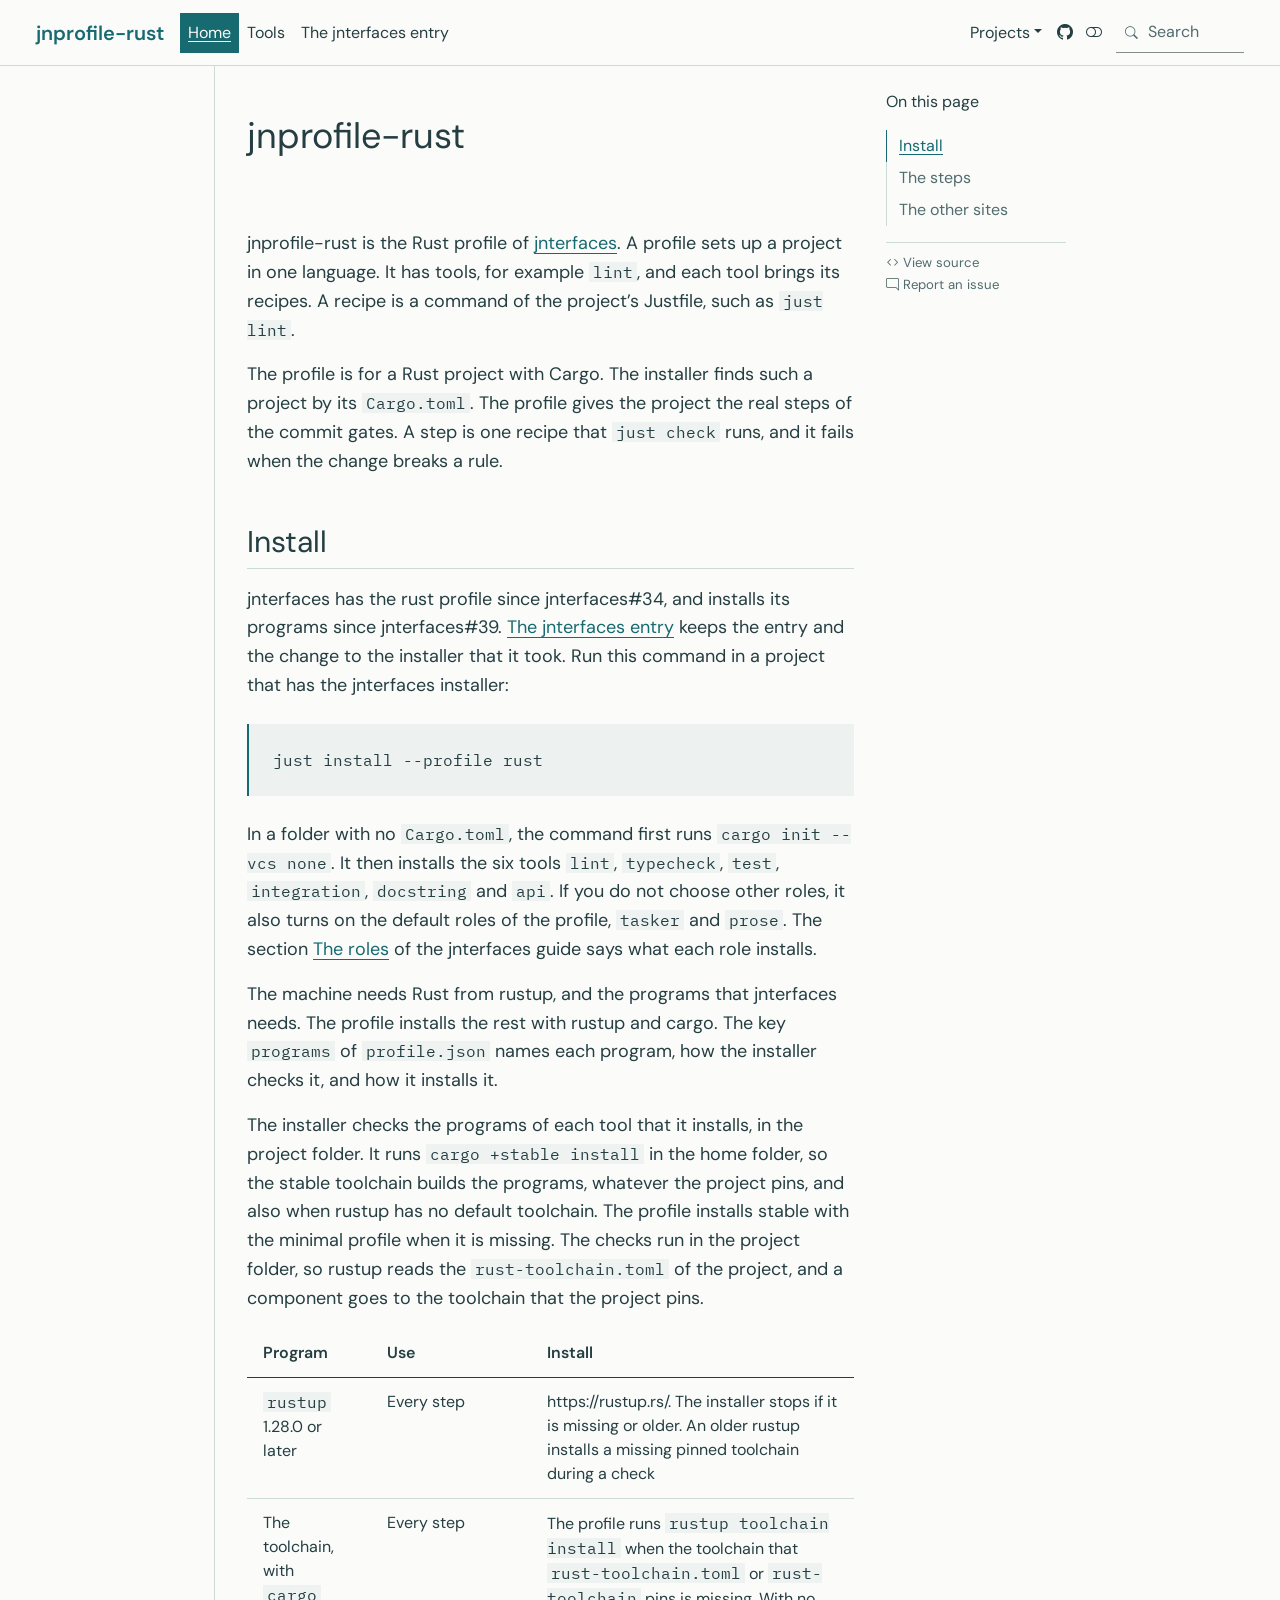
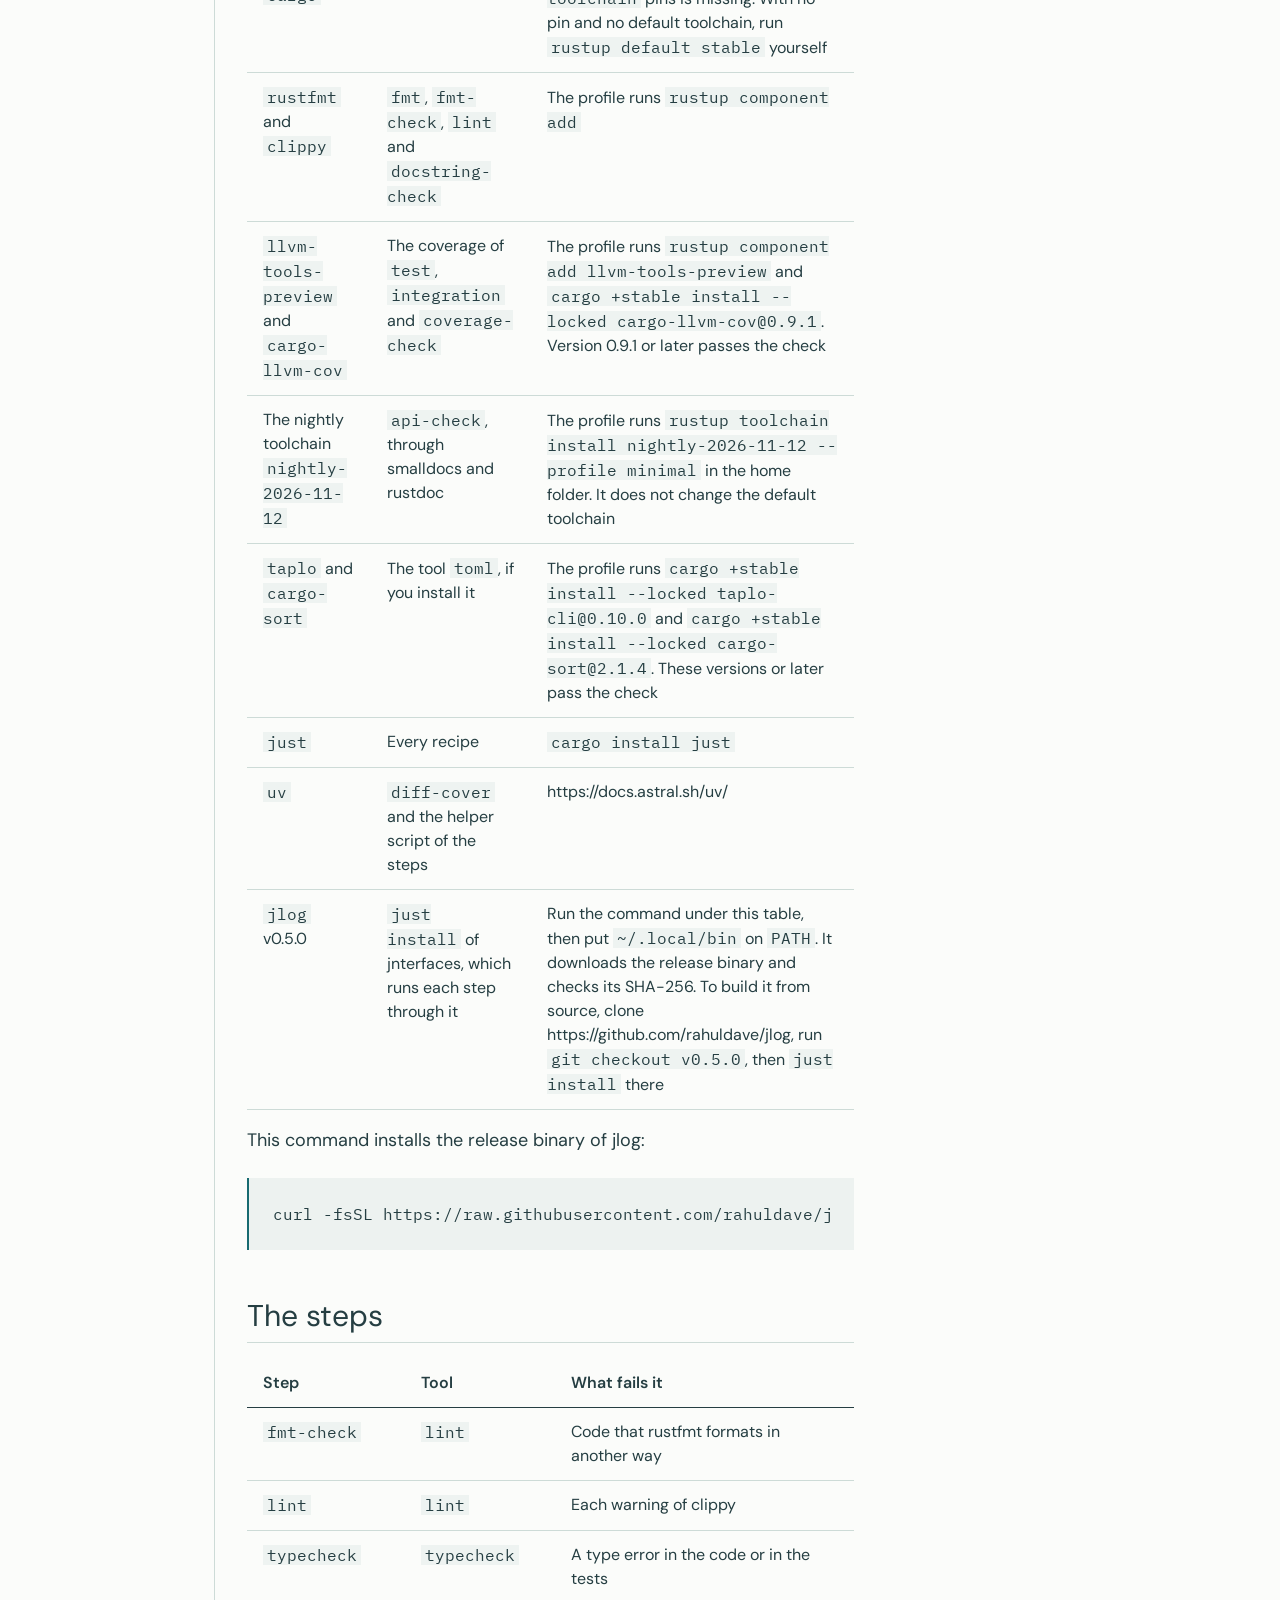
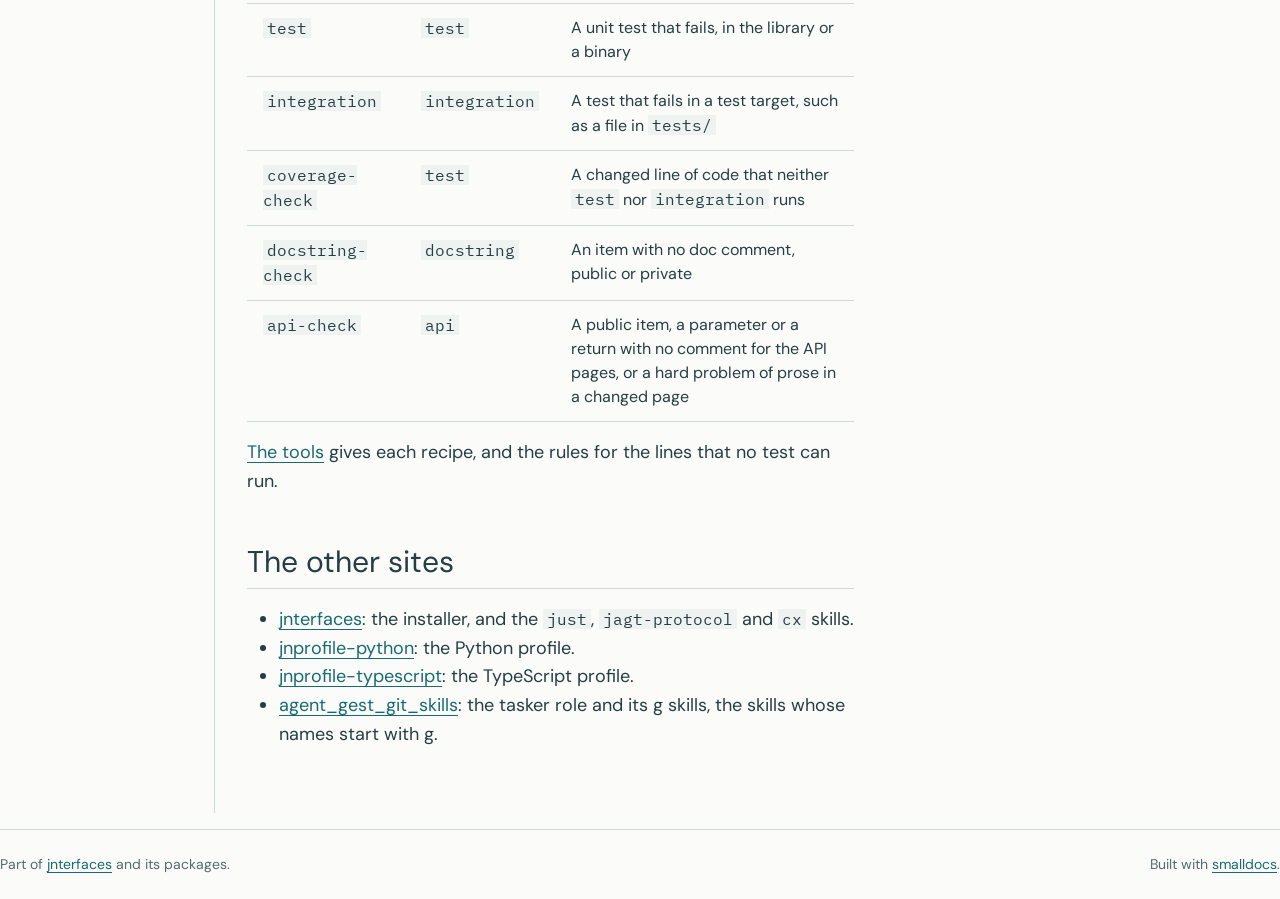
<file: index.html>
<!doctype html><html lang="en"><head><meta charset="utf-8"><meta name="generator" content="smalldocs-0.5.13"><meta name="viewport" content="width=device-width, initial-scale=1.0, user-scalable=yes"><meta name="description" content="The Rust profile of jnterfaces: rustfmt, clippy, cargo check, cargo llvm-cov and diff-cover"><title>jnprofile-rust</title><link rel="icon" href="favicon.svg"><link rel="stylesheet" href="site_libs/themes/atelier/atelier.css" data-mode="light" class="quarto-color-scheme" id="quarto-bootstrap-light" media="not all and (prefers-color-scheme: dark)"><link rel="stylesheet" href="site_libs/themes/atelier/atelier-dark.css" data-mode="dark" class="quarto-color-scheme quarto-color-alternate" id="quarto-bootstrap-dark" media="(prefers-color-scheme: dark)"><link rel="stylesheet" href="site_libs/bootstrap-icons/bootstrap-icons.min.css"><link rel="stylesheet" href="site_libs/smalldocs.css"><meta name="smalldocs:offset" content="./"><script src="site_libs/bootstrap/bootstrap.bundle.min.js"></script><script src="site_libs/fuse/fuse.min.js"></script><script src="site_libs/smalldocs.js" defer></script><script>(function(){var d=document.documentElement,s=null;try{s=localStorage.getItem('smalldocs-scheme')}catch(e){}var alt=s?s==='alternate':!!(window.matchMedia&&matchMedia('(prefers-color-scheme: dark)').matches);var ls=document.querySelectorAll('link.quarto-color-scheme');if(alt)d.dataset.scheme='alternate';if(s)ls.forEach(function(l){var on=l.classList.contains('quarto-color-alternate')===alt;if(on)l.setAttribute('blocking','render');l.media=on?'all':'not all'});var on=ls[alt?1:0];if(on&&on.dataset.mode==='dark')d.classList.add('quarto-dark')})();</script></head><body class="nav-fixed"><header id="quarto-header" class="headroom sticky-top"><nav class="navbar navbar-expand-lg sd-navbar-default"><div class="navbar-container container-fluid"><div class="navbar-brand-container mx-auto"><a class="navbar-brand" href="index.html"><span class="navbar-title">jnprofile-rust</span></a></div><button class="navbar-toggler" type="button" data-bs-toggle="collapse" data-bs-target="#navbarCollapse" aria-controls="navbarCollapse" aria-expanded="false" aria-label="Toggle navigation"><span class="navbar-toggler-icon"></span></button><div class="collapse navbar-collapse" id="navbarCollapse"><ul class="navbar-nav navbar-nav-scroll me-auto"><li class="nav-item"><a class="nav-link active" href="index.html" aria-current="page"><span class="menu-text">Home</span></a></li><li class="nav-item"><a class="nav-link" href="tools.html"><span class="menu-text">Tools</span></a></li><li class="nav-item"><a class="nav-link" href="jnterfaces-entry.html"><span class="menu-text">The jnterfaces entry</span></a></li></ul><ul class="navbar-nav navbar-nav-scroll ms-auto"><li class="nav-item dropdown"><a class="nav-link dropdown-toggle" href="#" id="nav-menu-1" role="link" data-bs-toggle="dropdown" aria-expanded="false"><span class="menu-text">Projects</span></a><ul class="dropdown-menu" aria-labelledby="nav-menu-1"><li class=""><a class="dropdown-item" href="https://rahuldave.github.io/jnterfaces/"><span class="menu-text">jnterfaces</span></a></li><li class=""><a class="dropdown-item" href="https://rahuldave.github.io/jnprofile-python/"><span class="menu-text">jnprofile-python</span></a></li><li class=""><a class="dropdown-item" href="https://rahuldave.github.io/jnprofile-typescript/"><span class="menu-text">jnprofile-typescript</span></a></li><li class=""><a class="dropdown-item" href="https://rahuldave.github.io/jnprofile-rust/"><span class="menu-text">jnprofile-rust</span></a></li><li class=""><a class="dropdown-item" href="https://rahuldave.github.io/agent_gest_git_skills/"><span class="menu-text">agent_gest_git_skills</span></a></li></ul></li><li class="nav-item compact"><a class="nav-link" href="https://github.com/rahuldave/jnprofile-rust" aria-label="github"><i class="bi bi-github" role="img"></i></a></li><li class="nav-item compact"><a class="quarto-color-scheme-toggle nav-link" href="" title="Toggle dark mode" onclick="window.smalldocsToggleScheme(); return false;"><i class="bi"></i></a></li></ul><div class="quarto-navbar-tools"><div class="smalldocs-search" id="quarto-search"><i class="bi bi-search" aria-hidden="true"></i><input type="search" class="form-control form-control-sm" placeholder="Search" aria-label="Search" autocomplete="off"><div class="smalldocs-search-results dropdown-menu"></div></div></div></div></div></nav></header><div id="quarto-content" class="quarto-container page-columns page-rows-contents page-layout-article has-margin"><div id="quarto-margin-sidebar" class="sidebar margin-sidebar"><nav id="TOC" role="doc-toc" class="toc-active"><h2 id="toc-title">On this page</h2><ul><li><a href="#install" id="toc-install" class="nav-link" data-scroll-target="#install">Install</a></li><li><a href="#the-steps" id="toc-the-steps" class="nav-link" data-scroll-target="#the-steps">The steps</a></li><li><a href="#the-other-sites" id="toc-the-other-sites" class="nav-link" data-scroll-target="#the-other-sites">The other sites</a></li></ul></nav><div class="toc-actions"><div class="action-links"><a href="https://github.com/rahuldave/jnprofile-rust/blob/main/docs/index.md" class="toc-action"><i class="bi bi-code"></i> View source</a></div><div class="action-links"><a href="https://github.com/rahuldave/jnprofile-rust/issues/new" class="toc-action"><i class="bi bi-chat-right"></i> Report an issue</a></div></div></div><main class="content" id="quarto-document-content"><header id="title-block-header" class="quarto-title-block default"><div class="quarto-title"><h1 class="title">jnprofile-rust</h1></div><div class="quarto-title-meta"></div></header><p>jnprofile-rust is the Rust profile of <a href="https://rahuldave.github.io/jnterfaces/">jnterfaces</a>. A profile sets up a project in one language. It has tools, for example <code>lint</code>, and each tool brings its recipes. A recipe is a command of the project’s Justfile, such as <code>just lint</code>.</p>
<p>The profile is for a Rust project with Cargo. The installer finds such a project by its <code>Cargo.toml</code>. The profile gives the project the real steps of the commit gates. A step is one recipe that <code>just check</code> runs, and it fails when the change breaks a rule.</p>
<section id="install" class="level2">
<h2 class="anchored" data-anchor-id="install">Install</h2>
<p>jnterfaces has the rust profile since jnterfaces#34, and installs its programs since jnterfaces#39. <a href="jnterfaces-entry.html">The jnterfaces entry</a> keeps the entry and the change to the installer that it took. Run this command in a project that has the jnterfaces installer:</p>
<div class="code-copy-outer-scaffold"><div class="sourceCode" id="cb1"><pre class="sourceCode bash code-with-copy"><code class="sourceCode bash">just install --profile rust</code></pre></div><button title="Copy to Clipboard" class="code-copy-button"><i class="bi"></i></button></div>
<p>In a folder with no <code>Cargo.toml</code>, the command first runs <code>cargo init --vcs none</code>. It then installs the six tools <code>lint</code>, <code>typecheck</code>, <code>test</code>, <code>integration</code>, <code>docstring</code> and <code>api</code>. If you do not choose other roles, it also turns on the default roles of the profile, <code>tasker</code> and <code>prose</code>. The section <a href="https://rahuldave.github.io/jnterfaces/#roles">The roles</a> of the jnterfaces guide says what each role installs.</p>
<p>The machine needs Rust from rustup, and the programs that jnterfaces needs. The profile installs the rest with rustup and cargo. The key <code>programs</code> of <code>profile.json</code> names each program, how the installer checks it, and how it installs it.</p>
<p>The installer checks the programs of each tool that it installs, in the project folder. It runs <code>cargo +stable install</code> in the home folder, so the stable toolchain builds the programs, whatever the project pins, and also when rustup has no default toolchain. The profile installs stable with the minimal profile when it is missing. The checks run in the project folder, so rustup reads the <code>rust-toolchain.toml</code> of the project, and a component goes to the toolchain that the project pins.</p>
<div class="sd-table">
<table class="caption-top table">
<thead>
<tr>
<th>Program</th>
<th>Use</th>
<th>Install</th>
</tr>
</thead>
<tbody>
<tr>
<td><code>rustup</code> 1.28.0 or later</td>
<td>Every step</td>
<td>https://rustup.rs/. The installer stops if it is missing or older. An older rustup installs a missing pinned toolchain during a check</td>
</tr>
<tr>
<td>The toolchain, with <code>cargo</code></td>
<td>Every step</td>
<td>The profile runs <code>rustup toolchain install</code> when the toolchain that <code>rust-toolchain.toml</code> or <code>rust-toolchain</code> pins is missing. With no pin and no default toolchain, run <code>rustup default stable</code> yourself</td>
</tr>
<tr>
<td><code>rustfmt</code> and <code>clippy</code></td>
<td><code>fmt</code>, <code>fmt-check</code>, <code>lint</code> and <code>docstring-check</code></td>
<td>The profile runs <code>rustup component add</code></td>
</tr>
<tr>
<td><code>llvm-tools-preview</code> and <code>cargo-llvm-cov</code></td>
<td>The coverage of <code>test</code>, <code>integration</code> and <code>coverage-check</code></td>
<td>The profile runs <code>rustup component add llvm-tools-preview</code> and <code>cargo +stable install --locked cargo-llvm-cov@0.9.1</code>. Version 0.9.1 or later passes the check</td>
</tr>
<tr>
<td>The nightly toolchain <code>nightly-2026-11-12</code></td>
<td><code>api-check</code>, through smalldocs and rustdoc</td>
<td>The profile runs <code>rustup toolchain install nightly-2026-11-12 --profile minimal</code> in the home folder. It does not change the default toolchain</td>
</tr>
<tr>
<td><code>taplo</code> and <code>cargo-sort</code></td>
<td>The tool <code>toml</code>, if you install it</td>
<td>The profile runs <code>cargo +stable install --locked taplo-cli@0.10.0</code> and <code>cargo +stable install --locked cargo-sort@2.1.4</code>. These versions or later pass the check</td>
</tr>
<tr>
<td><code>just</code></td>
<td>Every recipe</td>
<td><code>cargo install just</code></td>
</tr>
<tr>
<td><code>uv</code></td>
<td><code>diff-cover</code> and the helper script of the steps</td>
<td>https://docs.astral.sh/uv/</td>
</tr>
<tr>
<td><code>jlog</code> v0.5.0</td>
<td><code>just install</code> of jnterfaces, which runs each step through it</td>
<td>Run the command under this table, then put <code>~/.local/bin</code> on <code>PATH</code>. It downloads the release binary and checks its SHA-256. To build it from source, clone https://github.com/rahuldave/jlog, run <code>git checkout v0.5.0</code>, then <code>just install</code> there</td>
</tr>
</tbody>
</table>
</div>
<p>This command installs the release binary of jlog:</p>
<div class="code-copy-outer-scaffold"><div class="sourceCode" id="cb2"><pre class="sourceCode bash code-with-copy"><code class="sourceCode bash">curl -fsSL https://raw.githubusercontent.com/rahuldave/jlog/v0.5.0/scripts/install.sh | sh -s -- --tag v0.5.0</code></pre></div><button title="Copy to Clipboard" class="code-copy-button"><i class="bi"></i></button></div>
</section>
<section id="the-steps" class="level2">
<h2 class="anchored" data-anchor-id="the-steps">The steps</h2>
<div class="sd-table">
<table class="caption-top table">
<thead>
<tr>
<th>Step</th>
<th>Tool</th>
<th>What fails it</th>
</tr>
</thead>
<tbody>
<tr>
<td><code>fmt-check</code></td>
<td><code>lint</code></td>
<td>Code that rustfmt formats in another way</td>
</tr>
<tr>
<td><code>lint</code></td>
<td><code>lint</code></td>
<td>Each warning of clippy</td>
</tr>
<tr>
<td><code>typecheck</code></td>
<td><code>typecheck</code></td>
<td>A type error in the code or in the tests</td>
</tr>
<tr>
<td><code>test</code></td>
<td><code>test</code></td>
<td>A unit test that fails, in the library or a binary</td>
</tr>
<tr>
<td><code>integration</code></td>
<td><code>integration</code></td>
<td>A test that fails in a test target, such as a file in <code>tests/</code></td>
</tr>
<tr>
<td><code>coverage-check</code></td>
<td><code>test</code></td>
<td>A changed line of code that neither <code>test</code> nor <code>integration</code> runs</td>
</tr>
<tr>
<td><code>docstring-check</code></td>
<td><code>docstring</code></td>
<td>An item with no doc comment, public or private</td>
</tr>
<tr>
<td><code>api-check</code></td>
<td><code>api</code></td>
<td>A public item, a parameter or a return with no comment for the API pages, or a hard problem of prose in a changed page</td>
</tr>
</tbody>
</table>
</div>
<p><a href="tools.html">The tools</a> gives each recipe, and the rules for the lines that no test can run.</p>
</section>
<section id="the-other-sites" class="level2">
<h2 class="anchored" data-anchor-id="the-other-sites">The other sites</h2>
<ul>
<li><a href="https://rahuldave.github.io/jnterfaces/">jnterfaces</a>: the installer, and the <code>just</code>, <code>jagt-protocol</code> and <code>cx</code> skills.</li>
<li><a href="https://rahuldave.github.io/jnprofile-python/">jnprofile-python</a>: the Python profile.</li>
<li><a href="https://rahuldave.github.io/jnprofile-typescript/">jnprofile-typescript</a>: the TypeScript profile.</li>
<li><a href="https://rahuldave.github.io/agent_gest_git_skills/">agent_gest_git_skills</a>: the tasker role and its g skills, the skills whose names start with g.</li>
</ul>
</section>
</main></div><footer class="footer"><div class="nav-footer"><div class="nav-footer-left">Part of <a href="https://rahuldave.github.io/jnterfaces/">jnterfaces</a> and its packages.</div><div class="nav-footer-center"></div><div class="nav-footer-right">Built with <a href="https://docs.smallish.dev/">smalldocs</a>.</div></div></footer></body></html>
</file>
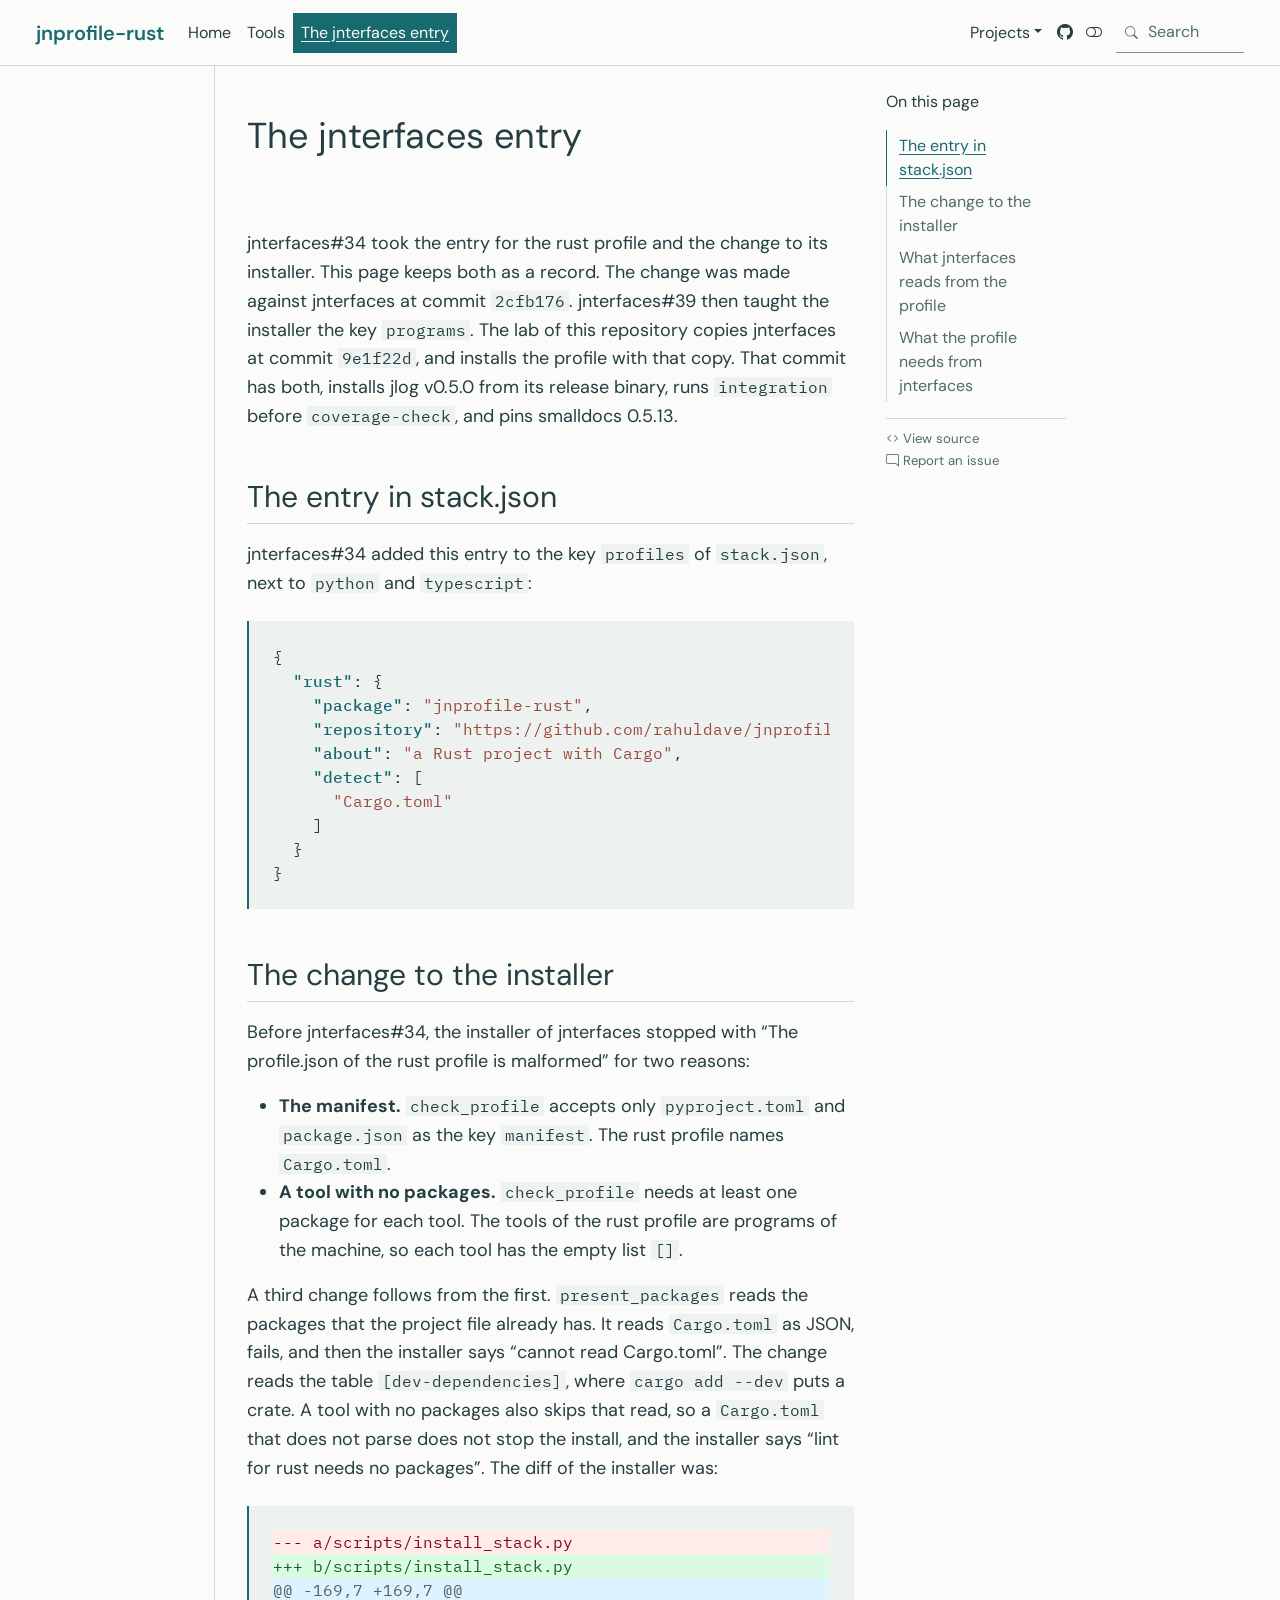
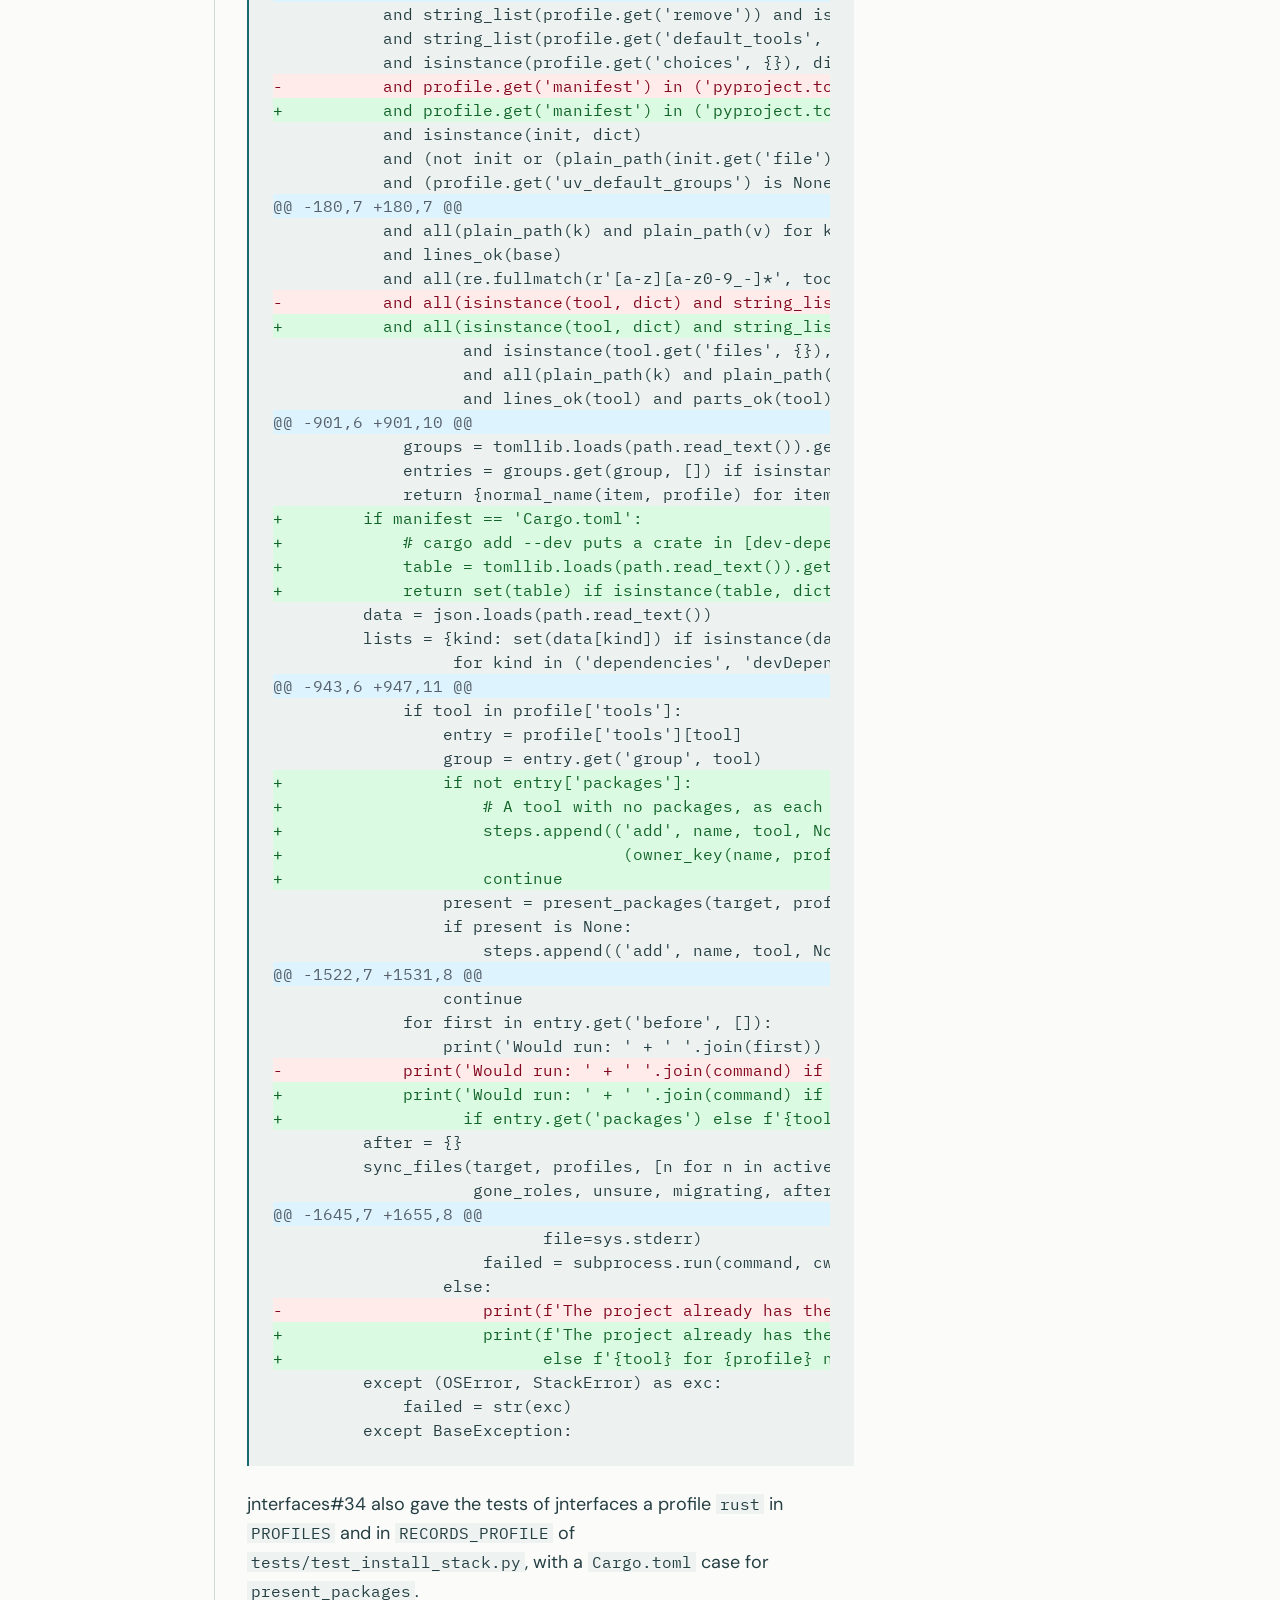
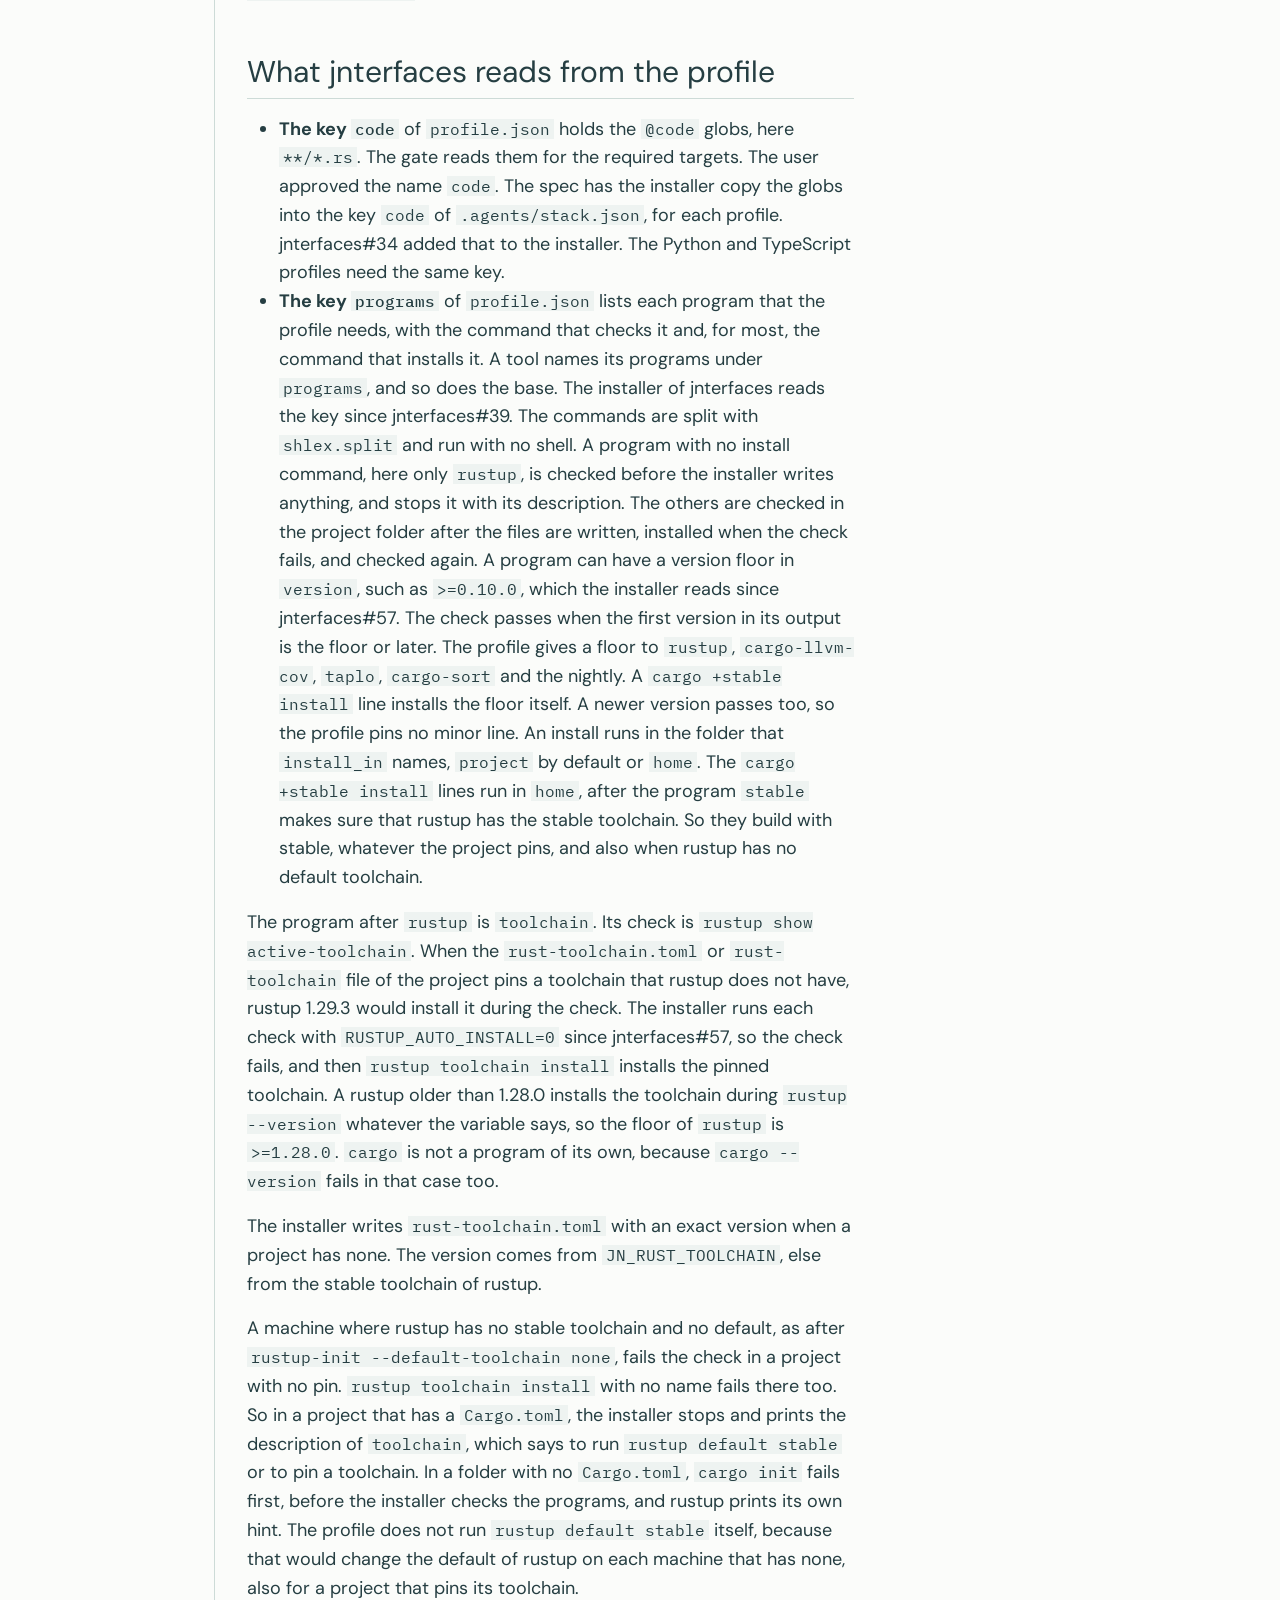
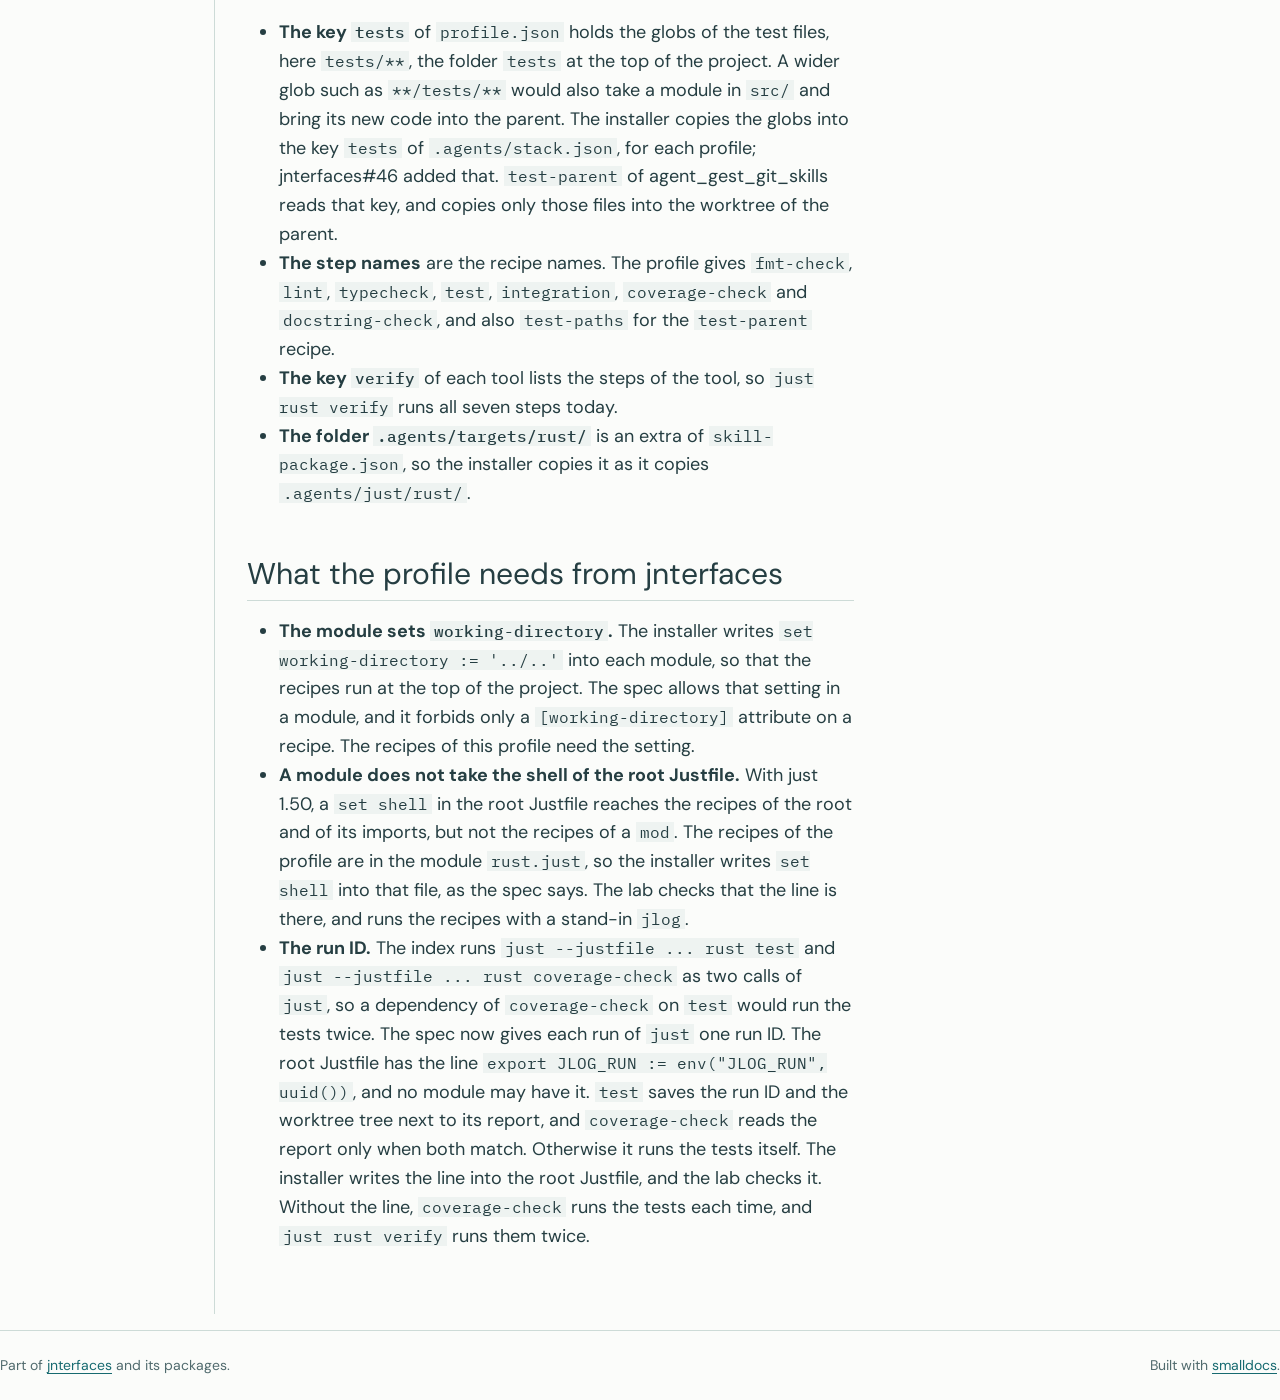
<file: jnterfaces-entry.html>
<!doctype html><html lang="en"><head><meta charset="utf-8"><meta name="generator" content="smalldocs-0.5.13"><meta name="viewport" content="width=device-width, initial-scale=1.0, user-scalable=yes"><title>The jnterfaces entry – jnprofile-rust</title><link rel="icon" href="favicon.svg"><link rel="stylesheet" href="site_libs/themes/atelier/atelier.css" data-mode="light" class="quarto-color-scheme" id="quarto-bootstrap-light" media="not all and (prefers-color-scheme: dark)"><link rel="stylesheet" href="site_libs/themes/atelier/atelier-dark.css" data-mode="dark" class="quarto-color-scheme quarto-color-alternate" id="quarto-bootstrap-dark" media="(prefers-color-scheme: dark)"><link rel="stylesheet" href="site_libs/bootstrap-icons/bootstrap-icons.min.css"><link rel="stylesheet" href="site_libs/smalldocs.css"><meta name="smalldocs:offset" content="./"><script src="site_libs/bootstrap/bootstrap.bundle.min.js"></script><script src="site_libs/fuse/fuse.min.js"></script><script src="site_libs/smalldocs.js" defer></script><script>(function(){var d=document.documentElement,s=null;try{s=localStorage.getItem('smalldocs-scheme')}catch(e){}var alt=s?s==='alternate':!!(window.matchMedia&&matchMedia('(prefers-color-scheme: dark)').matches);var ls=document.querySelectorAll('link.quarto-color-scheme');if(alt)d.dataset.scheme='alternate';if(s)ls.forEach(function(l){var on=l.classList.contains('quarto-color-alternate')===alt;if(on)l.setAttribute('blocking','render');l.media=on?'all':'not all'});var on=ls[alt?1:0];if(on&&on.dataset.mode==='dark')d.classList.add('quarto-dark')})();</script></head><body class="nav-fixed"><header id="quarto-header" class="headroom sticky-top"><nav class="navbar navbar-expand-lg sd-navbar-default"><div class="navbar-container container-fluid"><div class="navbar-brand-container mx-auto"><a class="navbar-brand" href="index.html"><span class="navbar-title">jnprofile-rust</span></a></div><button class="navbar-toggler" type="button" data-bs-toggle="collapse" data-bs-target="#navbarCollapse" aria-controls="navbarCollapse" aria-expanded="false" aria-label="Toggle navigation"><span class="navbar-toggler-icon"></span></button><div class="collapse navbar-collapse" id="navbarCollapse"><ul class="navbar-nav navbar-nav-scroll me-auto"><li class="nav-item"><a class="nav-link" href="index.html"><span class="menu-text">Home</span></a></li><li class="nav-item"><a class="nav-link" href="tools.html"><span class="menu-text">Tools</span></a></li><li class="nav-item"><a class="nav-link active" href="jnterfaces-entry.html" aria-current="page"><span class="menu-text">The jnterfaces entry</span></a></li></ul><ul class="navbar-nav navbar-nav-scroll ms-auto"><li class="nav-item dropdown"><a class="nav-link dropdown-toggle" href="#" id="nav-menu-1" role="link" data-bs-toggle="dropdown" aria-expanded="false"><span class="menu-text">Projects</span></a><ul class="dropdown-menu" aria-labelledby="nav-menu-1"><li class=""><a class="dropdown-item" href="https://rahuldave.github.io/jnterfaces/"><span class="menu-text">jnterfaces</span></a></li><li class=""><a class="dropdown-item" href="https://rahuldave.github.io/jnprofile-python/"><span class="menu-text">jnprofile-python</span></a></li><li class=""><a class="dropdown-item" href="https://rahuldave.github.io/jnprofile-typescript/"><span class="menu-text">jnprofile-typescript</span></a></li><li class=""><a class="dropdown-item" href="https://rahuldave.github.io/jnprofile-rust/"><span class="menu-text">jnprofile-rust</span></a></li><li class=""><a class="dropdown-item" href="https://rahuldave.github.io/agent_gest_git_skills/"><span class="menu-text">agent_gest_git_skills</span></a></li></ul></li><li class="nav-item compact"><a class="nav-link" href="https://github.com/rahuldave/jnprofile-rust" aria-label="github"><i class="bi bi-github" role="img"></i></a></li><li class="nav-item compact"><a class="quarto-color-scheme-toggle nav-link" href="" title="Toggle dark mode" onclick="window.smalldocsToggleScheme(); return false;"><i class="bi"></i></a></li></ul><div class="quarto-navbar-tools"><div class="smalldocs-search" id="quarto-search"><i class="bi bi-search" aria-hidden="true"></i><input type="search" class="form-control form-control-sm" placeholder="Search" aria-label="Search" autocomplete="off"><div class="smalldocs-search-results dropdown-menu"></div></div></div></div></div></nav></header><div id="quarto-content" class="quarto-container page-columns page-rows-contents page-layout-article has-margin"><div id="quarto-margin-sidebar" class="sidebar margin-sidebar"><nav id="TOC" role="doc-toc" class="toc-active"><h2 id="toc-title">On this page</h2><ul><li><a href="#the-entry-in-stack.json" id="toc-the-entry-in-stack.json" class="nav-link" data-scroll-target="#the-entry-in-stack.json">The entry in stack.json</a></li><li><a href="#the-change-to-the-installer" id="toc-the-change-to-the-installer" class="nav-link" data-scroll-target="#the-change-to-the-installer">The change to the installer</a></li><li><a href="#what-jnterfaces-reads-from-the-profile" id="toc-what-jnterfaces-reads-from-the-profile" class="nav-link" data-scroll-target="#what-jnterfaces-reads-from-the-profile">What jnterfaces reads from the profile</a></li><li><a href="#what-the-profile-needs-from-jnterfaces" id="toc-what-the-profile-needs-from-jnterfaces" class="nav-link" data-scroll-target="#what-the-profile-needs-from-jnterfaces">What the profile needs from jnterfaces</a></li></ul></nav><div class="toc-actions"><div class="action-links"><a href="https://github.com/rahuldave/jnprofile-rust/blob/main/docs/jnterfaces-entry.md" class="toc-action"><i class="bi bi-code"></i> View source</a></div><div class="action-links"><a href="https://github.com/rahuldave/jnprofile-rust/issues/new" class="toc-action"><i class="bi bi-chat-right"></i> Report an issue</a></div></div></div><main class="content" id="quarto-document-content"><header id="title-block-header" class="quarto-title-block default"><div class="quarto-title"><h1 class="title">The jnterfaces entry</h1></div><div class="quarto-title-meta"></div></header><p>jnterfaces#34 took the entry for the rust profile and the change to its installer. This page keeps both as a record. The change was made against jnterfaces at commit <code>2cfb176</code>. jnterfaces#39 then taught the installer the key <code>programs</code>. The lab of this repository copies jnterfaces at commit <code>9e1f22d</code>, and installs the profile with that copy. That commit has both, installs jlog v0.5.0 from its release binary, runs <code>integration</code> before <code>coverage-check</code>, and pins smalldocs 0.5.13.</p>
<section id="the-entry-in-stack.json" class="level2">
<h2 class="anchored" data-anchor-id="the-entry-in-stack.json">The entry in stack.json</h2>
<p>jnterfaces#34 added this entry to the key <code>profiles</code> of <code>stack.json</code>, next to <code>python</code> and <code>typescript</code>:</p>
<div class="code-copy-outer-scaffold"><div class="sourceCode" id="cb1"><pre class="sourceCode json code-with-copy"><code class="sourceCode json">{
  <span class="kw">&quot;rust&quot;</span>: {
    <span class="kw">&quot;package&quot;</span>: <span class="st">&quot;jnprofile-rust&quot;</span>,
    <span class="kw">&quot;repository&quot;</span>: <span class="st">&quot;https://github.com/rahuldave/jnprofile-rust&quot;</span>,
    <span class="kw">&quot;about&quot;</span>: <span class="st">&quot;a Rust project with Cargo&quot;</span>,
    <span class="kw">&quot;detect&quot;</span>: [
      <span class="st">&quot;Cargo.toml&quot;</span>
    ]
  }
}</code></pre></div><button title="Copy to Clipboard" class="code-copy-button"><i class="bi"></i></button></div>
</section>
<section id="the-change-to-the-installer" class="level2">
<h2 class="anchored" data-anchor-id="the-change-to-the-installer">The change to the installer</h2>
<p>Before jnterfaces#34, the installer of jnterfaces stopped with “The profile.json of the rust profile is malformed” for two reasons:</p>
<ul>
<li><strong>The manifest.</strong> <code>check_profile</code> accepts only <code>pyproject.toml</code> and <code>package.json</code> as the key <code>manifest</code>. The rust profile names <code>Cargo.toml</code>.</li>
<li><strong>A tool with no packages.</strong> <code>check_profile</code> needs at least one package for each tool. The tools of the rust profile are programs of the machine, so each tool has the empty list <code>[]</code>.</li>
</ul>
<p>A third change follows from the first. <code>present_packages</code> reads the packages that the project file already has. It reads <code>Cargo.toml</code> as JSON, fails, and then the installer says “cannot read Cargo.toml”. The change reads the table <code>[dev-dependencies]</code>, where <code>cargo add --dev</code> puts a crate. A tool with no packages also skips that read, so a <code>Cargo.toml</code> that does not parse does not stop the install, and the installer says “lint for rust needs no packages”. The diff of the installer was:</p>
<div class="code-copy-outer-scaffold"><div class="sourceCode" id="cb2"><pre class="sourceCode diff code-with-copy"><code class="sourceCode diff"><span class="gd">--- a/scripts/install_stack.py</span>
<span class="gi">+++ b/scripts/install_stack.py</span>
<span class="gu">@@ -169,7 +169,7 @@</span>
           and string_list(profile.get(&#x27;remove&#x27;)) and isinstance(tools, dict) and tools
           and string_list(profile.get(&#x27;default_tools&#x27;, [])) and set(profile.get(&#x27;default_tools&#x27;, [])) &lt;= set(tools)
           and isinstance(profile.get(&#x27;choices&#x27;, {}), dict) and set(profile.get(&#x27;choices&#x27;, {})) &lt;= set(choices)
<span class="gd">-          and profile.get(&#x27;manifest&#x27;) in (&#x27;pyproject.toml&#x27;, &#x27;package.json&#x27;)</span>
<span class="gi">+          and profile.get(&#x27;manifest&#x27;) in (&#x27;pyproject.toml&#x27;, &#x27;package.json&#x27;, &#x27;Cargo.toml&#x27;)</span>
           and isinstance(init, dict)
           and (not init or (plain_path(init.get(&#x27;file&#x27;)) and string_list(init.get(&#x27;command&#x27;)) and init[&#x27;command&#x27;]))
           and (profile.get(&#x27;uv_default_groups&#x27;) is None or isinstance(profile[&#x27;uv_default_groups&#x27;], str)
<span class="gu">@@ -180,7 +180,7 @@</span>
           and all(plain_path(k) and plain_path(v) for k, v in base.get(&#x27;files&#x27;, {}).items())
           and lines_ok(base)
           and all(re.fullmatch(r&#x27;[a-z][a-z0-9_-]*&#x27;, tool_name) for tool_name in tools)
<span class="gd">-          and all(isinstance(tool, dict) and string_list(tool.get(&#x27;packages&#x27;)) and tool[&#x27;packages&#x27;]</span>
<span class="gi">+          and all(isinstance(tool, dict) and string_list(tool.get(&#x27;packages&#x27;))</span>
                   and isinstance(tool.get(&#x27;files&#x27;, {}), dict)
                   and all(plain_path(k) and plain_path(v) for k, v in tool.get(&#x27;files&#x27;, {}).items())
                   and lines_ok(tool) and parts_ok(tool)
<span class="gu">@@ -901,6 +901,10 @@</span>
             groups = tomllib.loads(path.read_text()).get(&#x27;dependency-groups&#x27;, {})
             entries = groups.get(group, []) if isinstance(groups, dict) else []
             return {normal_name(item, profile) for item in entries if isinstance(item, str)}
<span class="gi">+        if manifest == &#x27;Cargo.toml&#x27;:</span>
<span class="gi">+            # cargo add --dev puts a crate in [dev-dependencies]. A tool of the rust profile may have no crate.</span>
<span class="gi">+            table = tomllib.loads(path.read_text()).get(&#x27;dev-dependencies&#x27;, {})</span>
<span class="gi">+            return set(table) if isinstance(table, dict) else None</span>
         data = json.loads(path.read_text())
         lists = {kind: set(data[kind]) if isinstance(data.get(kind), dict) else set()
                  for kind in (&#x27;dependencies&#x27;, &#x27;devDependencies&#x27;, &#x27;optionalDependencies&#x27;, &#x27;peerDependencies&#x27;)}
<span class="gu">@@ -943,6 +947,11 @@</span>
             if tool in profile[&#x27;tools&#x27;]:
                 entry = profile[&#x27;tools&#x27;][tool]
                 group = entry.get(&#x27;group&#x27;, tool)
<span class="gi">+                if not entry[&#x27;packages&#x27;]:</span>
<span class="gi">+                    # A tool with no packages, as each tool of the rust profile, needs no read of the project file.</span>
<span class="gi">+                    steps.append((&#x27;add&#x27;, name, tool, None, entry.get(&#x27;files&#x27;, {}), entry,</span>
<span class="gi">+                                  (owner_key(name, profile, tool), []), None))</span>
<span class="gi">+                    continue</span>
                 present = present_packages(target, profile, group)
                 if present is None:
                     steps.append((&#x27;add&#x27;, name, tool, None, {}, entry, (owner_key(name, profile, tool), []),
<span class="gu">@@ -1522,7 +1531,8 @@</span>
                 continue
             for first in entry.get(&#x27;before&#x27;, []):
                 print(&#x27;Would run: &#x27; + &#x27; &#x27;.join(first))
<span class="gd">-            print(&#x27;Would run: &#x27; + &#x27; &#x27;.join(command) if command else f&#x27;The project already has the packages of {tool}&#x27;)</span>
<span class="gi">+            print(&#x27;Would run: &#x27; + &#x27; &#x27;.join(command) if command else f&#x27;The project already has the packages of {tool}&#x27;</span>
<span class="gi">+                  if entry.get(&#x27;packages&#x27;) else f&#x27;{tool} needs no packages&#x27;)</span>
         after = {}
         sync_files(target, profiles, [n for n in active if n not in leaving], tools, active, True, parts, roles,
                    gone_roles, unsure, migrating, after=after)
<span class="gu">@@ -1645,7 +1655,8 @@</span>
                           file=sys.stderr)
                     failed = subprocess.run(command, cwd=target, env=project_env()).returncode
                 else:
<span class="gd">-                    print(f&#x27;The project already has the packages of {tool} for {profile}&#x27;, file=sys.stderr)</span>
<span class="gi">+                    print(f&#x27;The project already has the packages of {tool} for {profile}&#x27; if entry.get(&#x27;packages&#x27;)</span>
<span class="gi">+                          else f&#x27;{tool} for {profile} needs no packages&#x27;, file=sys.stderr)</span>
         except (OSError, StackError) as exc:
             failed = str(exc)
         except BaseException:</code></pre></div><button title="Copy to Clipboard" class="code-copy-button"><i class="bi"></i></button></div>
<p>jnterfaces#34 also gave the tests of jnterfaces a profile <code>rust</code> in <code>PROFILES</code> and in <code>RECORDS_PROFILE</code> of <code>tests/test_install_stack.py</code>, with a <code>Cargo.toml</code> case for <code>present_packages</code>.</p>
</section>
<section id="what-jnterfaces-reads-from-the-profile" class="level2">
<h2 class="anchored" data-anchor-id="what-jnterfaces-reads-from-the-profile">What jnterfaces reads from the profile</h2>
<ul>
<li><strong>The key <code>code</code></strong> of <code>profile.json</code> holds the <code>@code</code> globs, here <code>**/*.rs</code>. The gate reads them for the required targets. The user approved the name <code>code</code>. The spec has the installer copy the globs into the key <code>code</code> of <code>.agents/stack.json</code>, for each profile. jnterfaces#34 added that to the installer. The Python and TypeScript profiles need the same key.</li>
<li><strong>The key <code>programs</code></strong> of <code>profile.json</code> lists each program that the profile needs, with the command that checks it and, for most, the command that installs it. A tool names its programs under <code>programs</code>, and so does the base. The installer of jnterfaces reads the key since jnterfaces#39. The commands are split with <code>shlex.split</code> and run with no shell. A program with no install command, here only <code>rustup</code>, is checked before the installer writes anything, and stops it with its description. The others are checked in the project folder after the files are written, installed when the check fails, and checked again. A program can have a version floor in <code>version</code>, such as <code>&gt;=0.10.0</code>, which the installer reads since jnterfaces#57. The check passes when the first version in its output is the floor or later. The profile gives a floor to <code>rustup</code>, <code>cargo-llvm-cov</code>, <code>taplo</code>, <code>cargo-sort</code> and the nightly. A <code>cargo +stable install</code> line installs the floor itself. A newer version passes too, so the profile pins no minor line. An install runs in the folder that <code>install_in</code> names, <code>project</code> by default or <code>home</code>. The <code>cargo +stable install</code> lines run in <code>home</code>, after the program <code>stable</code> makes sure that rustup has the stable toolchain. So they build with stable, whatever the project pins, and also when rustup has no default toolchain.</li>
</ul>
<p>The program after <code>rustup</code> is <code>toolchain</code>. Its check is <code>rustup show active-toolchain</code>. When the <code>rust-toolchain.toml</code> or <code>rust-toolchain</code> file of the project pins a toolchain that rustup does not have, rustup 1.29.3 would install it during the check. The installer runs each check with <code>RUSTUP_AUTO_INSTALL=0</code> since jnterfaces#57, so the check fails, and then <code>rustup toolchain install</code> installs the pinned toolchain. A rustup older than 1.28.0 installs the toolchain during <code>rustup --version</code> whatever the variable says, so the floor of <code>rustup</code> is <code>&gt;=1.28.0</code>. <code>cargo</code> is not a program of its own, because <code>cargo --version</code> fails in that case too.</p>
<p>The installer writes <code>rust-toolchain.toml</code> with an exact version when a project has none. The version comes from <code>JN_RUST_TOOLCHAIN</code>, else from the stable toolchain of rustup.</p>
<p>A machine where rustup has no stable toolchain and no default, as after <code>rustup-init --default-toolchain none</code>, fails the check in a project with no pin. <code>rustup toolchain install</code> with no name fails there too. So in a project that has a <code>Cargo.toml</code>, the installer stops and prints the description of <code>toolchain</code>, which says to run <code>rustup default stable</code> or to pin a toolchain. In a folder with no <code>Cargo.toml</code>, <code>cargo init</code> fails first, before the installer checks the programs, and rustup prints its own hint. The profile does not run <code>rustup default stable</code> itself, because that would change the default of rustup on each machine that has none, also for a project that pins its toolchain.</p>
<ul>
<li><strong>The key <code>tests</code></strong> of <code>profile.json</code> holds the globs of the test files, here <code>tests/**</code>, the folder <code>tests</code> at the top of the project. A wider glob such as <code>**/tests/**</code> would also take a module in <code>src/</code> and bring its new code into the parent. The installer copies the globs into the key <code>tests</code> of <code>.agents/stack.json</code>, for each profile; jnterfaces#46 added that. <code>test-parent</code> of agent_gest_git_skills reads that key, and copies only those files into the worktree of the parent.</li>
<li><strong>The step names</strong> are the recipe names. The profile gives <code>fmt-check</code>, <code>lint</code>, <code>typecheck</code>, <code>test</code>, <code>integration</code>, <code>coverage-check</code> and <code>docstring-check</code>, and also <code>test-paths</code> for the <code>test-parent</code> recipe.</li>
<li><strong>The key <code>verify</code></strong> of each tool lists the steps of the tool, so <code>just rust verify</code> runs all seven steps today.</li>
<li><strong>The folder <code>.agents/targets/rust/</code></strong> is an extra of <code>skill-package.json</code>, so the installer copies it as it copies <code>.agents/just/rust/</code>.</li>
</ul>
</section>
<section id="what-the-profile-needs-from-jnterfaces" class="level2">
<h2 class="anchored" data-anchor-id="what-the-profile-needs-from-jnterfaces">What the profile needs from jnterfaces</h2>
<ul>
<li><strong>The module sets <code>working-directory</code>.</strong> The installer writes <code>set working-directory := &#x27;../..&#x27;</code> into each module, so that the recipes run at the top of the project. The spec allows that setting in a module, and it forbids only a <code>[working-directory]</code> attribute on a recipe. The recipes of this profile need the setting.</li>
<li><strong>A module does not take the shell of the root Justfile.</strong> With just 1.50, a <code>set shell</code> in the root Justfile reaches the recipes of the root and of its imports, but not the recipes of a <code>mod</code>. The recipes of the profile are in the module <code>rust.just</code>, so the installer writes <code>set shell</code> into that file, as the spec says. The lab checks that the line is there, and runs the recipes with a stand-in <code>jlog</code>.</li>
<li><strong>The run ID.</strong> The index runs <code>just --justfile ... rust test</code> and <code>just --justfile ... rust coverage-check</code> as two calls of <code>just</code>, so a dependency of <code>coverage-check</code> on <code>test</code> would run the tests twice. The spec now gives each run of <code>just</code> one run ID. The root Justfile has the line <code>export JLOG_RUN := env(&quot;JLOG_RUN&quot;, uuid())</code>, and no module may have it. <code>test</code> saves the run ID and the worktree tree next to its report, and <code>coverage-check</code> reads the report only when both match. Otherwise it runs the tests itself. The installer writes the line into the root Justfile, and the lab checks it. Without the line, <code>coverage-check</code> runs the tests each time, and <code>just rust verify</code> runs them twice.</li>
</ul>
</section>
</main></div><footer class="footer"><div class="nav-footer"><div class="nav-footer-left">Part of <a href="https://rahuldave.github.io/jnterfaces/">jnterfaces</a> and its packages.</div><div class="nav-footer-center"></div><div class="nav-footer-right">Built with <a href="https://docs.smallish.dev/">smalldocs</a>.</div></div></footer></body></html>
</file>
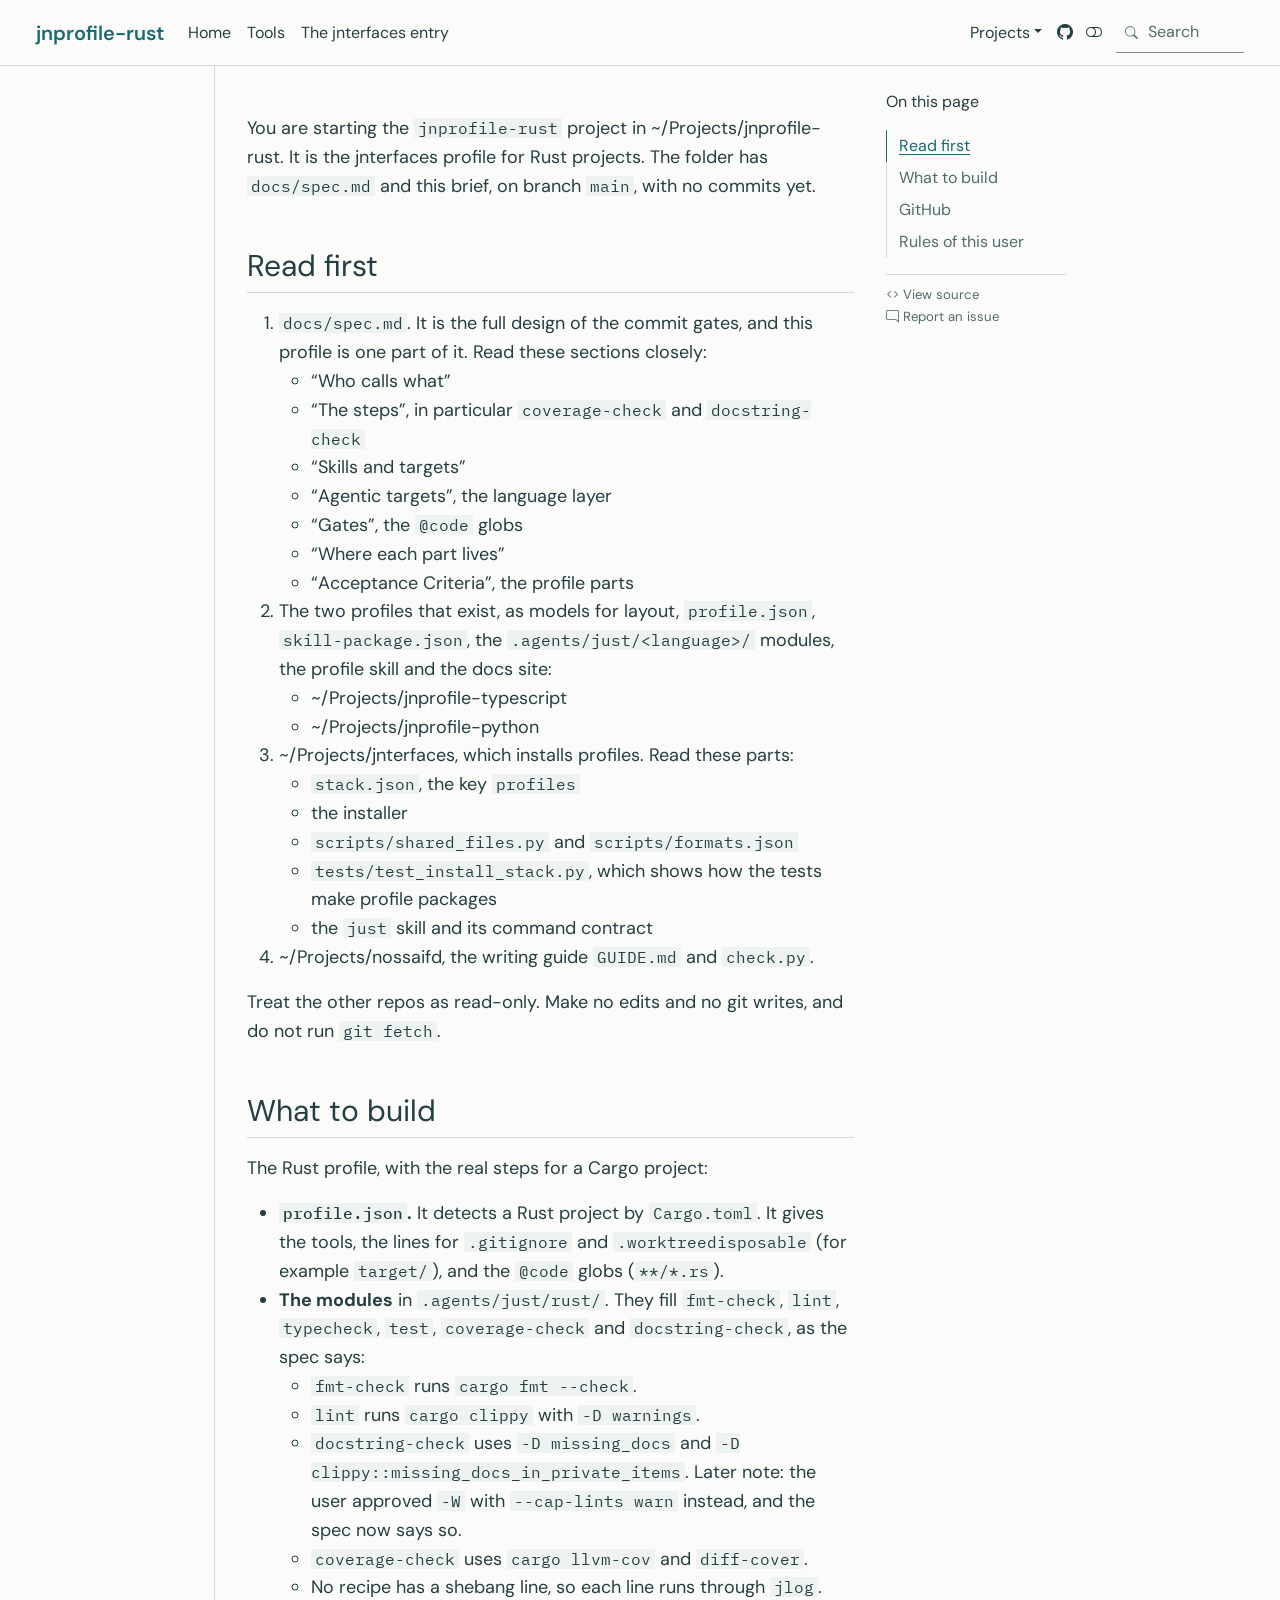
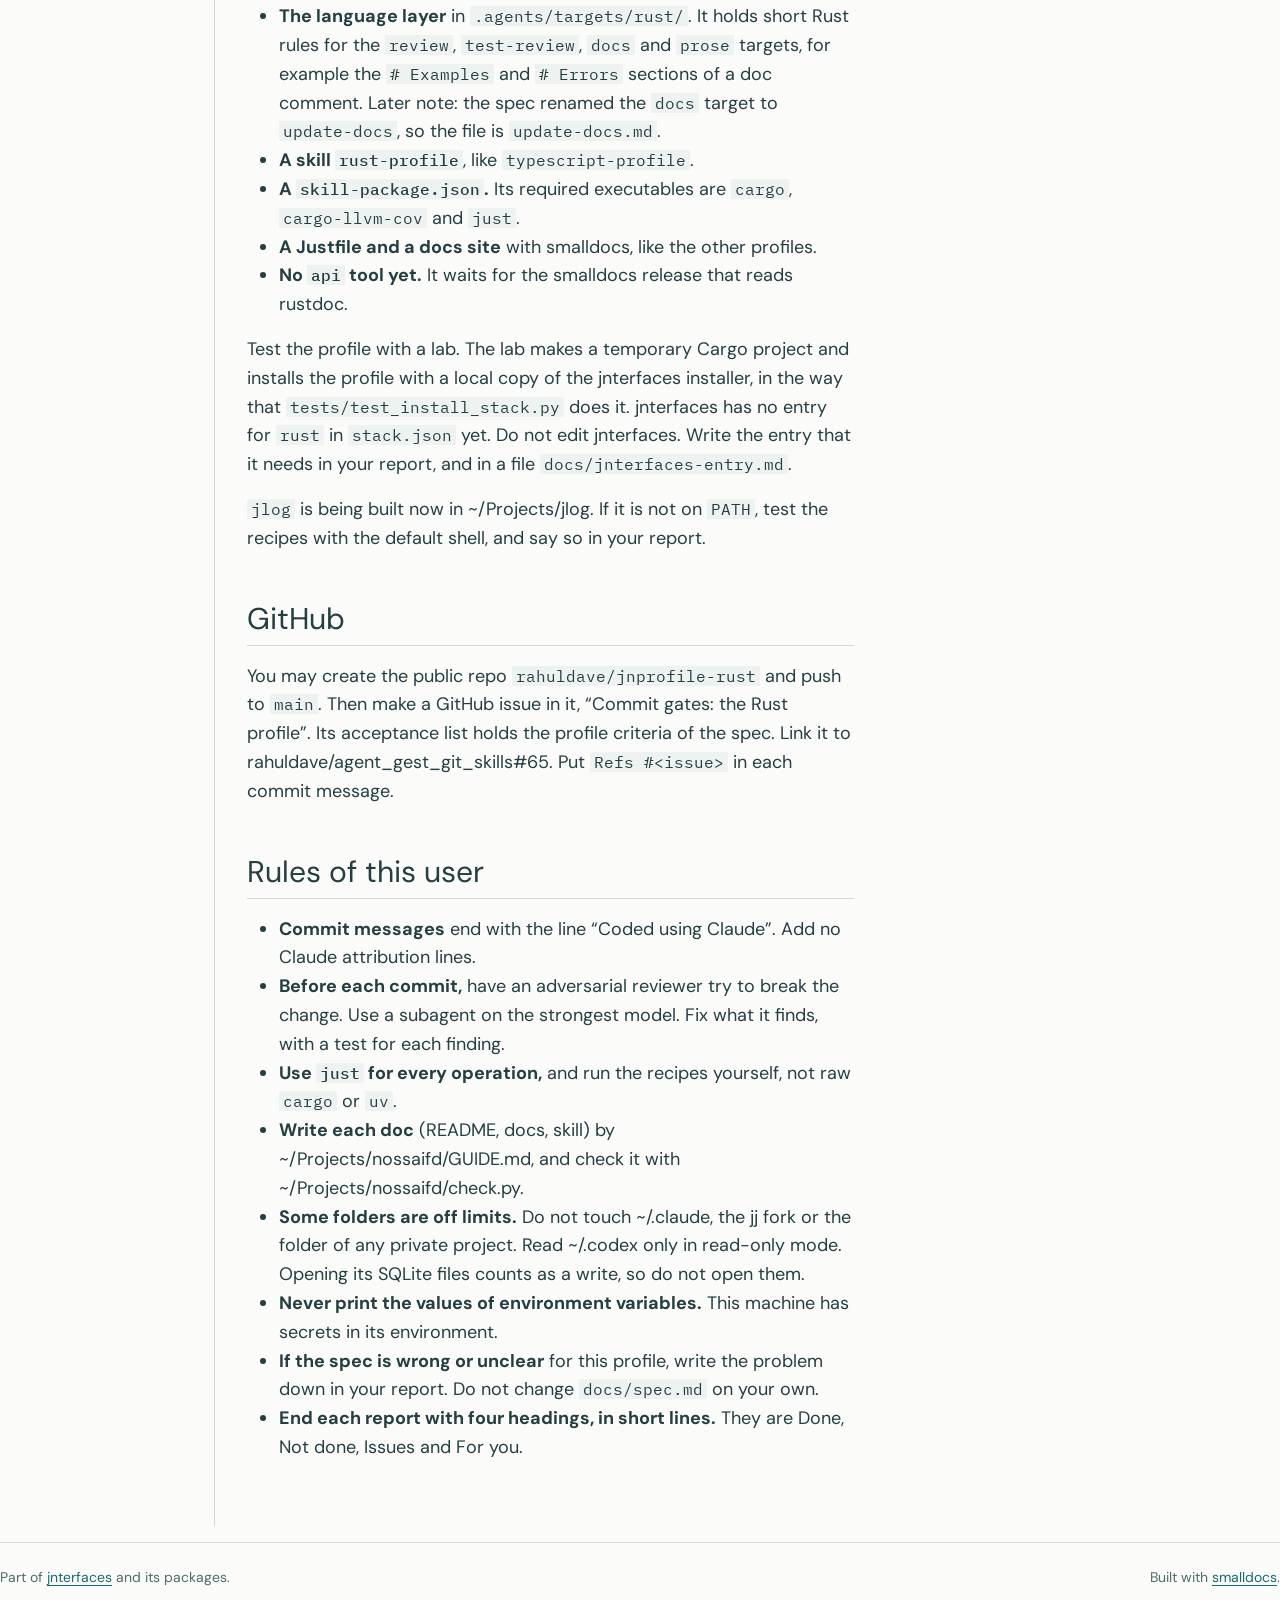
<file: kickoff.html>
<!doctype html><html lang="en"><head><meta charset="utf-8"><meta name="generator" content="smalldocs-0.5.13"><meta name="viewport" content="width=device-width, initial-scale=1.0, user-scalable=yes"><title>kickoff – jnprofile-rust</title><link rel="icon" href="favicon.svg"><link rel="stylesheet" href="site_libs/themes/atelier/atelier.css" data-mode="light" class="quarto-color-scheme" id="quarto-bootstrap-light" media="not all and (prefers-color-scheme: dark)"><link rel="stylesheet" href="site_libs/themes/atelier/atelier-dark.css" data-mode="dark" class="quarto-color-scheme quarto-color-alternate" id="quarto-bootstrap-dark" media="(prefers-color-scheme: dark)"><link rel="stylesheet" href="site_libs/bootstrap-icons/bootstrap-icons.min.css"><link rel="stylesheet" href="site_libs/smalldocs.css"><meta name="smalldocs:offset" content="./"><script src="site_libs/bootstrap/bootstrap.bundle.min.js"></script><script src="site_libs/fuse/fuse.min.js"></script><script src="site_libs/smalldocs.js" defer></script><script>(function(){var d=document.documentElement,s=null;try{s=localStorage.getItem('smalldocs-scheme')}catch(e){}var alt=s?s==='alternate':!!(window.matchMedia&&matchMedia('(prefers-color-scheme: dark)').matches);var ls=document.querySelectorAll('link.quarto-color-scheme');if(alt)d.dataset.scheme='alternate';if(s)ls.forEach(function(l){var on=l.classList.contains('quarto-color-alternate')===alt;if(on)l.setAttribute('blocking','render');l.media=on?'all':'not all'});var on=ls[alt?1:0];if(on&&on.dataset.mode==='dark')d.classList.add('quarto-dark')})();</script></head><body class="nav-fixed"><header id="quarto-header" class="headroom sticky-top"><nav class="navbar navbar-expand-lg sd-navbar-default"><div class="navbar-container container-fluid"><div class="navbar-brand-container mx-auto"><a class="navbar-brand" href="index.html"><span class="navbar-title">jnprofile-rust</span></a></div><button class="navbar-toggler" type="button" data-bs-toggle="collapse" data-bs-target="#navbarCollapse" aria-controls="navbarCollapse" aria-expanded="false" aria-label="Toggle navigation"><span class="navbar-toggler-icon"></span></button><div class="collapse navbar-collapse" id="navbarCollapse"><ul class="navbar-nav navbar-nav-scroll me-auto"><li class="nav-item"><a class="nav-link" href="index.html"><span class="menu-text">Home</span></a></li><li class="nav-item"><a class="nav-link" href="tools.html"><span class="menu-text">Tools</span></a></li><li class="nav-item"><a class="nav-link" href="jnterfaces-entry.html"><span class="menu-text">The jnterfaces entry</span></a></li></ul><ul class="navbar-nav navbar-nav-scroll ms-auto"><li class="nav-item dropdown"><a class="nav-link dropdown-toggle" href="#" id="nav-menu-1" role="link" data-bs-toggle="dropdown" aria-expanded="false"><span class="menu-text">Projects</span></a><ul class="dropdown-menu" aria-labelledby="nav-menu-1"><li class=""><a class="dropdown-item" href="https://rahuldave.github.io/jnterfaces/"><span class="menu-text">jnterfaces</span></a></li><li class=""><a class="dropdown-item" href="https://rahuldave.github.io/jnprofile-python/"><span class="menu-text">jnprofile-python</span></a></li><li class=""><a class="dropdown-item" href="https://rahuldave.github.io/jnprofile-typescript/"><span class="menu-text">jnprofile-typescript</span></a></li><li class=""><a class="dropdown-item" href="https://rahuldave.github.io/jnprofile-rust/"><span class="menu-text">jnprofile-rust</span></a></li><li class=""><a class="dropdown-item" href="https://rahuldave.github.io/agent_gest_git_skills/"><span class="menu-text">agent_gest_git_skills</span></a></li></ul></li><li class="nav-item compact"><a class="nav-link" href="https://github.com/rahuldave/jnprofile-rust" aria-label="github"><i class="bi bi-github" role="img"></i></a></li><li class="nav-item compact"><a class="quarto-color-scheme-toggle nav-link" href="" title="Toggle dark mode" onclick="window.smalldocsToggleScheme(); return false;"><i class="bi"></i></a></li></ul><div class="quarto-navbar-tools"><div class="smalldocs-search" id="quarto-search"><i class="bi bi-search" aria-hidden="true"></i><input type="search" class="form-control form-control-sm" placeholder="Search" aria-label="Search" autocomplete="off"><div class="smalldocs-search-results dropdown-menu"></div></div></div></div></div></nav></header><div id="quarto-content" class="quarto-container page-columns page-rows-contents page-layout-article has-margin"><div id="quarto-margin-sidebar" class="sidebar margin-sidebar"><nav id="TOC" role="doc-toc" class="toc-active"><h2 id="toc-title">On this page</h2><ul><li><a href="#read-first" id="toc-read-first" class="nav-link" data-scroll-target="#read-first">Read first</a></li><li><a href="#what-to-build" id="toc-what-to-build" class="nav-link" data-scroll-target="#what-to-build">What to build</a></li><li><a href="#github" id="toc-github" class="nav-link" data-scroll-target="#github">GitHub</a></li><li><a href="#rules-of-this-user" id="toc-rules-of-this-user" class="nav-link" data-scroll-target="#rules-of-this-user">Rules of this user</a></li></ul></nav><div class="toc-actions"><div class="action-links"><a href="https://github.com/rahuldave/jnprofile-rust/blob/main/docs/kickoff.md" class="toc-action"><i class="bi bi-code"></i> View source</a></div><div class="action-links"><a href="https://github.com/rahuldave/jnprofile-rust/issues/new" class="toc-action"><i class="bi bi-chat-right"></i> Report an issue</a></div></div></div><main class="content" id="quarto-document-content"><p>You are starting the <code>jnprofile-rust</code> project in ~/Projects/jnprofile-rust. It is the jnterfaces profile for Rust projects. The folder has <code>docs/spec.md</code> and this brief, on branch <code>main</code>, with no commits yet.</p>
<section id="read-first" class="level2">
<h2 class="anchored" data-anchor-id="read-first">Read first</h2>
<ol>
<li><code>docs/spec.md</code>. It is the full design of the commit gates, and this profile is one part of it. Read these sections closely:
<ul>
<li>“Who calls what”</li>
<li>“The steps”, in particular <code>coverage-check</code> and <code>docstring-check</code></li>
<li>“Skills and targets”</li>
<li>“Agentic targets”, the language layer</li>
<li>“Gates”, the <code>@code</code> globs</li>
<li>“Where each part lives”</li>
<li>“Acceptance Criteria”, the profile parts</li>
</ul>
</li>
<li>The two profiles that exist, as models for layout, <code>profile.json</code>, <code>skill-package.json</code>, the <code>.agents/just/&lt;language&gt;/</code> modules, the profile skill and the docs site:
<ul>
<li>~/Projects/jnprofile-typescript</li>
<li>~/Projects/jnprofile-python</li>
</ul>
</li>
<li>~/Projects/jnterfaces, which installs profiles. Read these parts:
<ul>
<li><code>stack.json</code>, the key <code>profiles</code></li>
<li>the installer</li>
<li><code>scripts/shared_files.py</code> and <code>scripts/formats.json</code></li>
<li><code>tests/test_install_stack.py</code>, which shows how the tests make profile packages</li>
<li>the <code>just</code> skill and its command contract</li>
</ul>
</li>
<li>~/Projects/nossaifd, the writing guide <code>GUIDE.md</code> and <code>check.py</code>.</li>
</ol>
<p>Treat the other repos as read-only. Make no edits and no git writes, and do not run <code>git fetch</code>.</p>
</section>
<section id="what-to-build" class="level2">
<h2 class="anchored" data-anchor-id="what-to-build">What to build</h2>
<p>The Rust profile, with the real steps for a Cargo project:</p>
<ul>
<li><strong><code>profile.json</code>.</strong> It detects a Rust project by <code>Cargo.toml</code>. It gives the tools, the lines for <code>.gitignore</code> and <code>.worktreedisposable</code> (for example <code>target/</code>), and the <code>@code</code> globs (<code>**/*.rs</code>).</li>
<li><strong>The modules</strong> in <code>.agents/just/rust/</code>. They fill <code>fmt-check</code>, <code>lint</code>, <code>typecheck</code>, <code>test</code>, <code>coverage-check</code> and <code>docstring-check</code>, as the spec says:
<ul>
<li><code>fmt-check</code> runs <code>cargo fmt --check</code>.</li>
<li><code>lint</code> runs <code>cargo clippy</code> with <code>-D warnings</code>.</li>
<li><code>docstring-check</code> uses <code>-D missing_docs</code> and <code>-D clippy::missing_docs_in_private_items</code>. Later note: the user approved <code>-W</code> with <code>--cap-lints warn</code> instead, and the spec now says so.</li>
<li><code>coverage-check</code> uses <code>cargo llvm-cov</code> and <code>diff-cover</code>.</li>
<li>No recipe has a shebang line, so each line runs through <code>jlog</code>.</li>
</ul>
</li>
<li><strong>The language layer</strong> in <code>.agents/targets/rust/</code>. It holds short Rust rules for the <code>review</code>, <code>test-review</code>, <code>docs</code> and <code>prose</code> targets, for example the <code># Examples</code> and <code># Errors</code> sections of a doc comment. Later note: the spec renamed the <code>docs</code> target to <code>update-docs</code>, so the file is <code>update-docs.md</code>.</li>
<li><strong>A skill <code>rust-profile</code></strong>, like <code>typescript-profile</code>.</li>
<li><strong>A <code>skill-package.json</code>.</strong> Its required executables are <code>cargo</code>, <code>cargo-llvm-cov</code> and <code>just</code>.</li>
<li><strong>A Justfile and a docs site</strong> with smalldocs, like the other profiles.</li>
<li><strong>No <code>api</code> tool yet.</strong> It waits for the smalldocs release that reads rustdoc.</li>
</ul>
<p>Test the profile with a lab. The lab makes a temporary Cargo project and installs the profile with a local copy of the jnterfaces installer, in the way that <code>tests/test_install_stack.py</code> does it. jnterfaces has no entry for <code>rust</code> in <code>stack.json</code> yet. Do not edit jnterfaces. Write the entry that it needs in your report, and in a file <code>docs/jnterfaces-entry.md</code>.</p>
<p><code>jlog</code> is being built now in ~/Projects/jlog. If it is not on <code>PATH</code>, test the recipes with the default shell, and say so in your report.</p>
</section>
<section id="github" class="level2">
<h2 class="anchored" data-anchor-id="github">GitHub</h2>
<p>You may create the public repo <code>rahuldave/jnprofile-rust</code> and push to <code>main</code>. Then make a GitHub issue in it, “Commit gates: the Rust profile”. Its acceptance list holds the profile criteria of the spec. Link it to rahuldave/agent_gest_git_skills#65. Put <code>Refs #&lt;issue&gt;</code> in each commit message.</p>
</section>
<section id="rules-of-this-user" class="level2">
<h2 class="anchored" data-anchor-id="rules-of-this-user">Rules of this user</h2>
<ul>
<li><strong>Commit messages</strong> end with the line “Coded using Claude”. Add no Claude attribution lines.</li>
<li><strong>Before each commit,</strong> have an adversarial reviewer try to break the change. Use a subagent on the strongest model. Fix what it finds, with a test for each finding.</li>
<li><strong>Use <code>just</code> for every operation,</strong> and run the recipes yourself, not raw <code>cargo</code> or <code>uv</code>.</li>
<li><strong>Write each doc</strong> (README, docs, skill) by ~/Projects/nossaifd/GUIDE.md, and check it with ~/Projects/nossaifd/check.py.</li>
<li><strong>Some folders are off limits.</strong> Do not touch ~/.claude, the jj fork or the folder of any private project. Read ~/.codex only in read-only mode. Opening its SQLite files counts as a write, so do not open them.</li>
<li><strong>Never print the values of environment variables.</strong> This machine has secrets in its environment.</li>
<li><strong>If the spec is wrong or unclear</strong> for this profile, write the problem down in your report. Do not change <code>docs/spec.md</code> on your own.</li>
<li><strong>End each report with four headings, in short lines.</strong> They are Done, Not done, Issues and For you.</li>
</ul>
</section>
</main></div><footer class="footer"><div class="nav-footer"><div class="nav-footer-left">Part of <a href="https://rahuldave.github.io/jnterfaces/">jnterfaces</a> and its packages.</div><div class="nav-footer-center"></div><div class="nav-footer-right">Built with <a href="https://docs.smallish.dev/">smalldocs</a>.</div></div></footer></body></html>
</file>
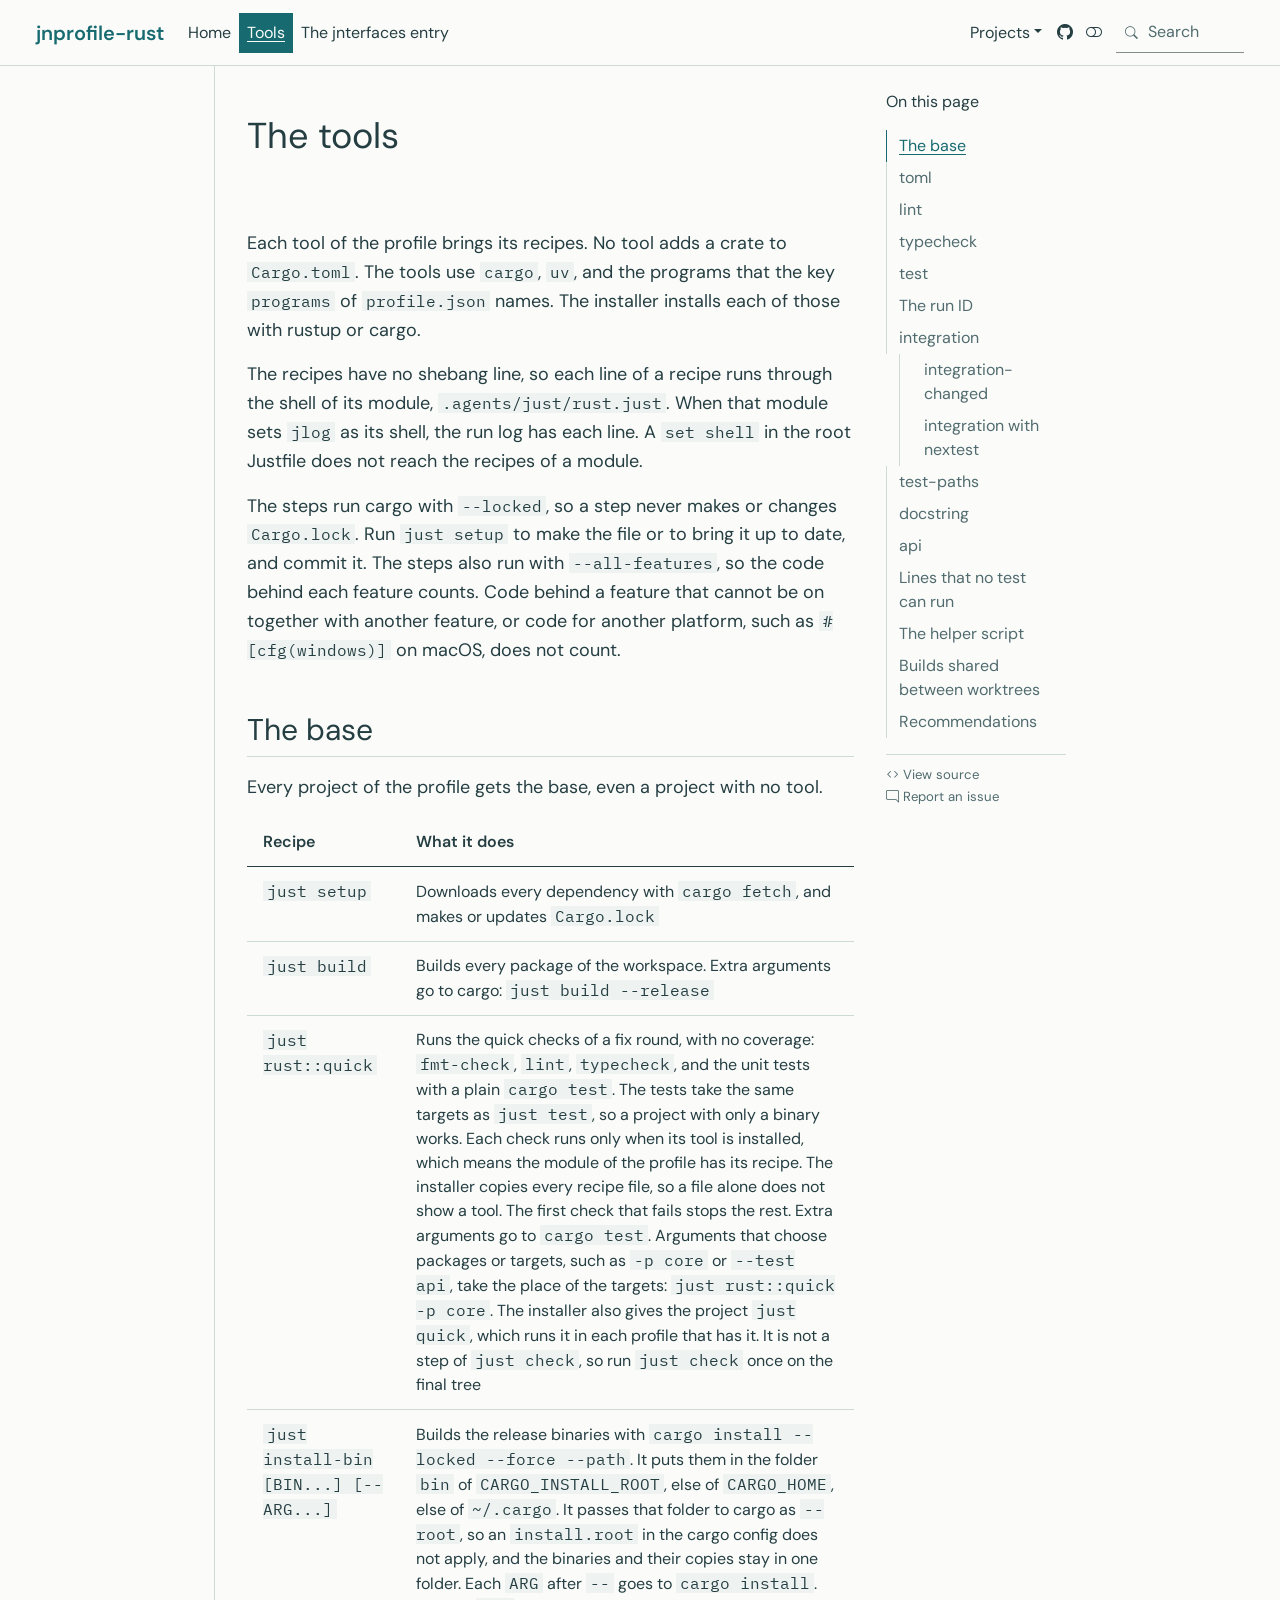
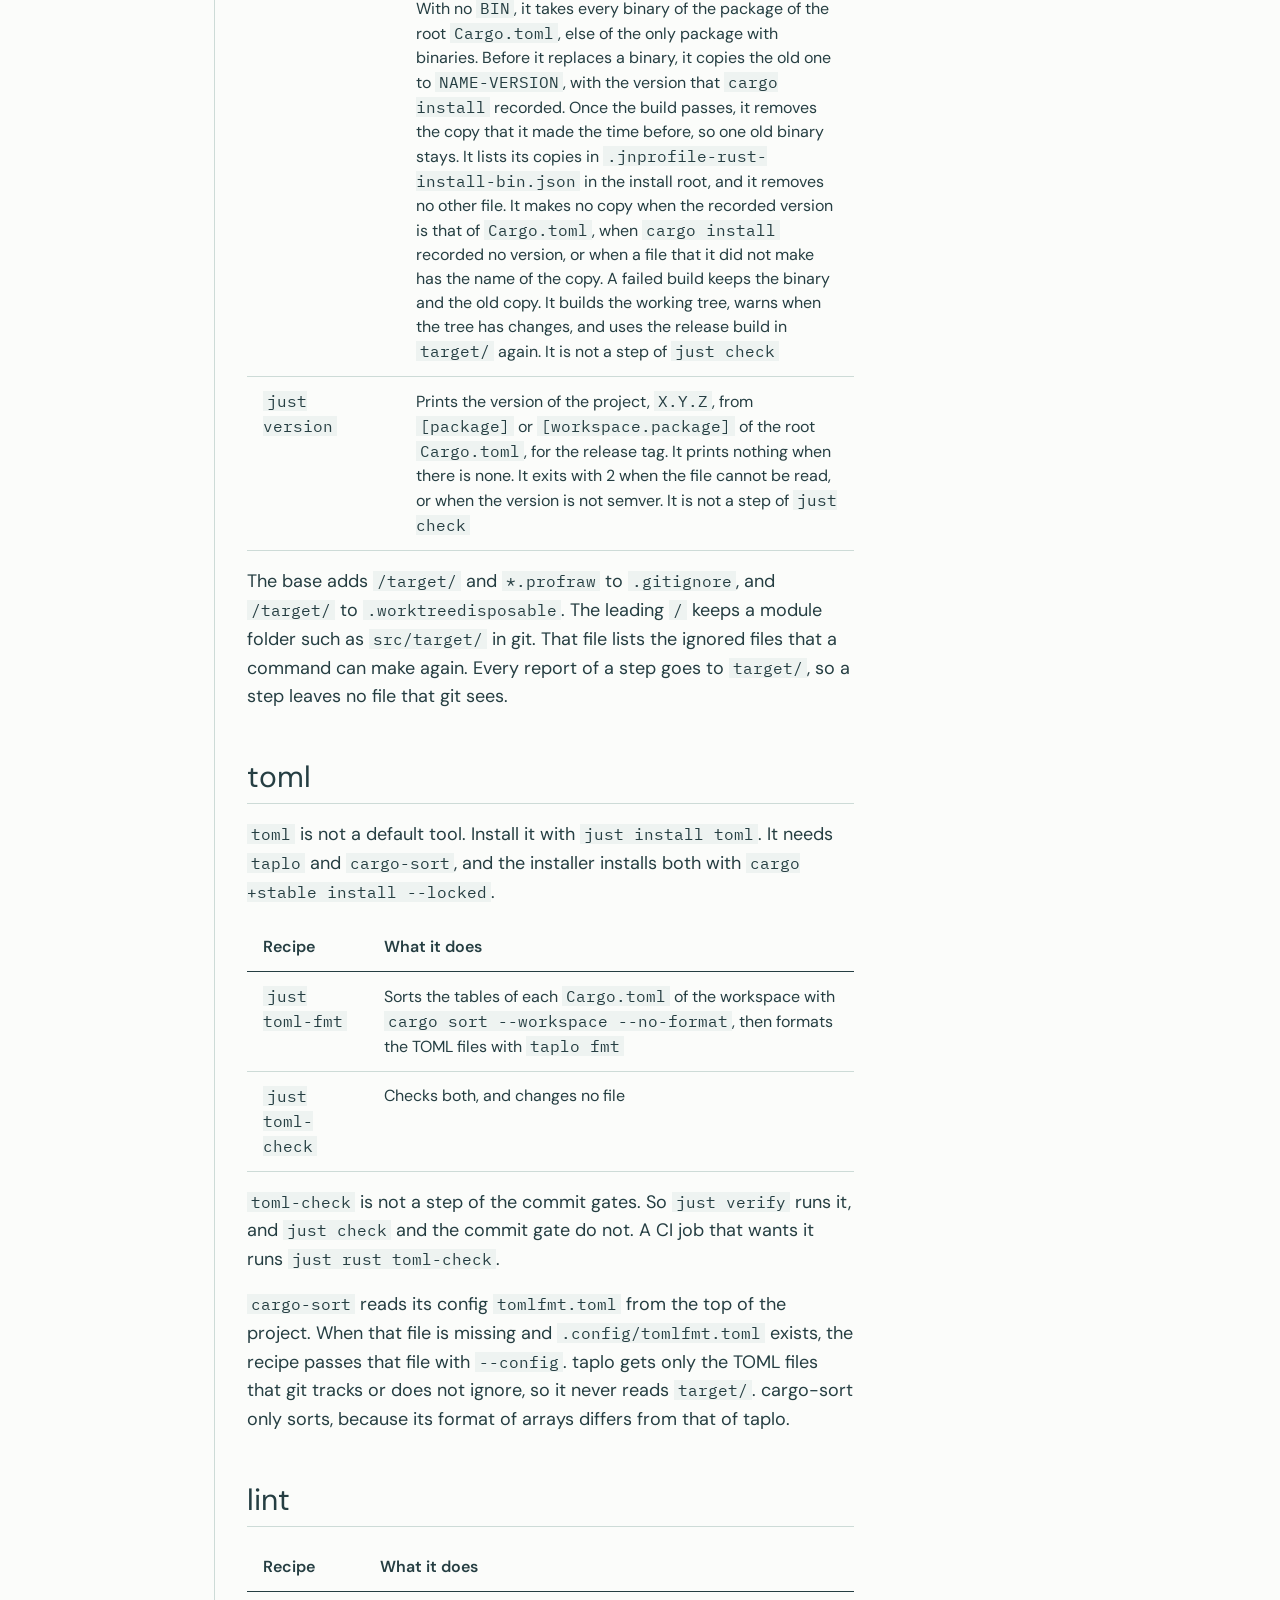
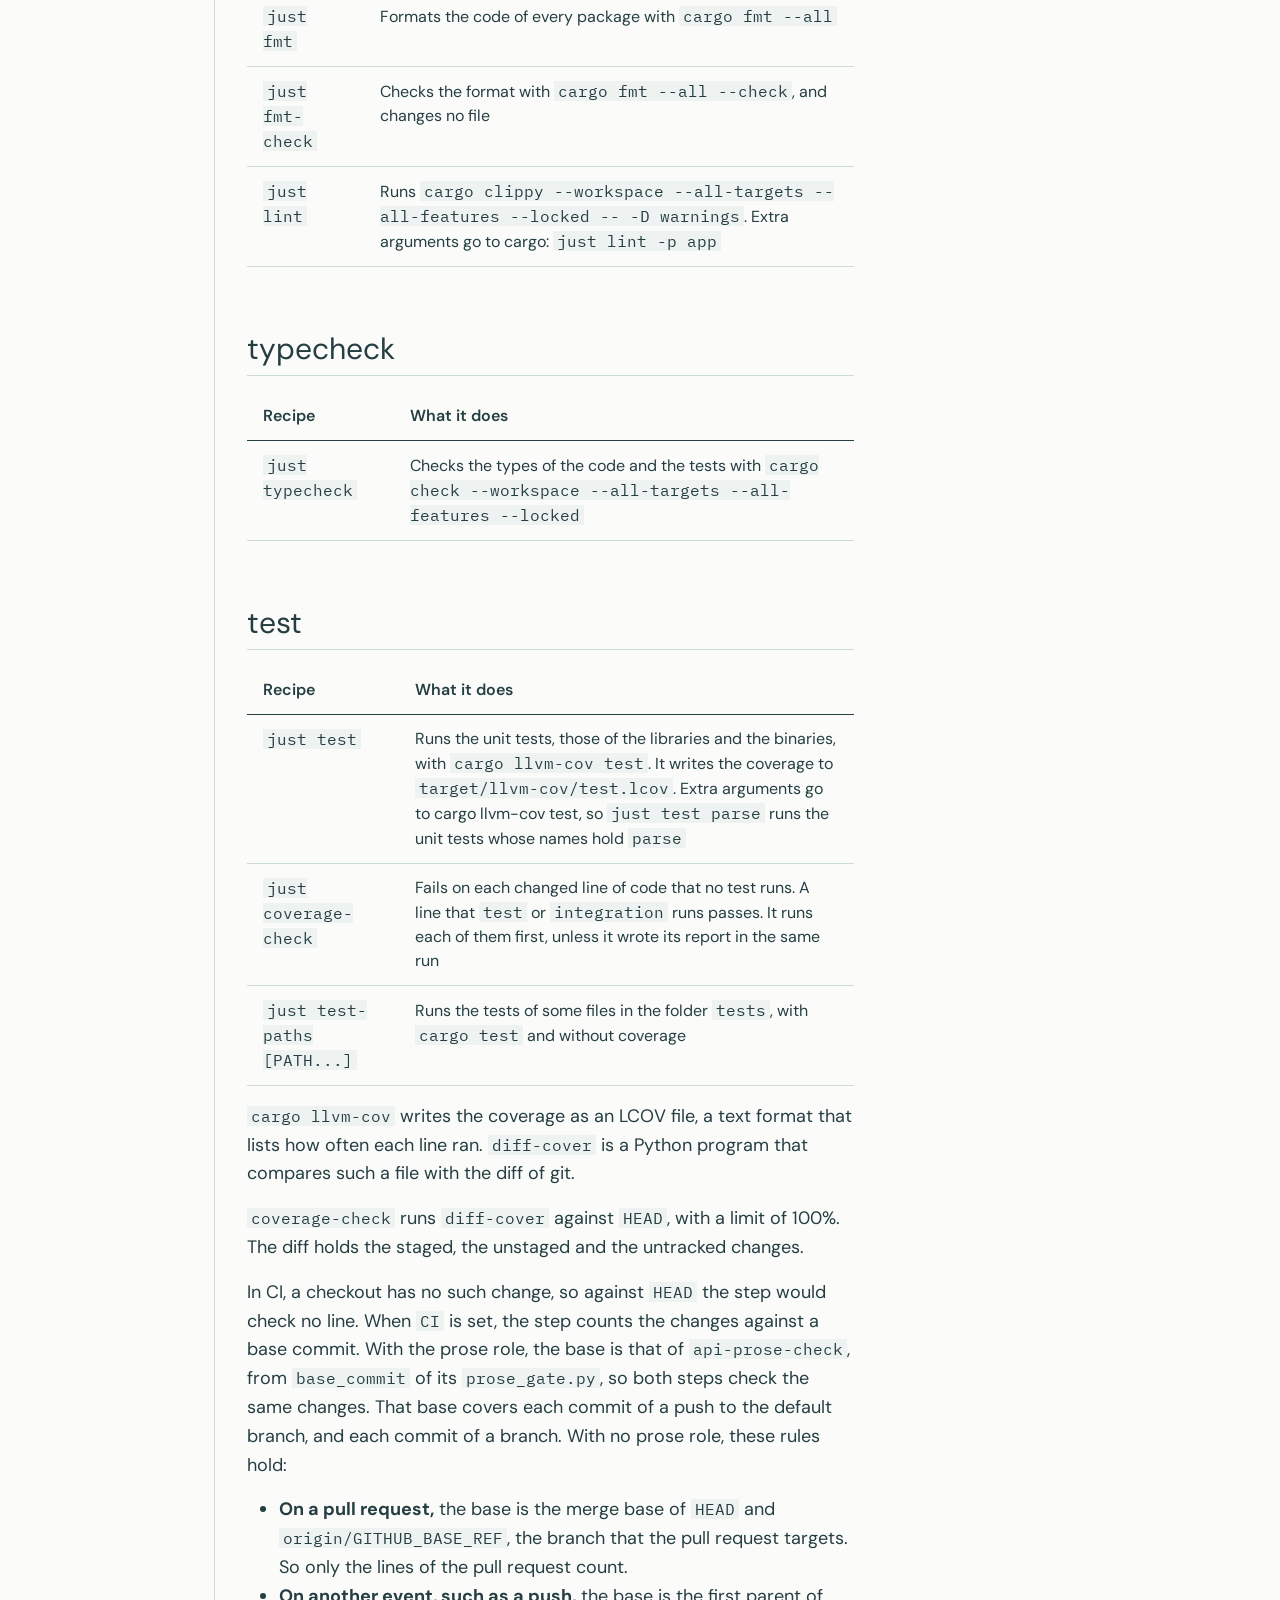
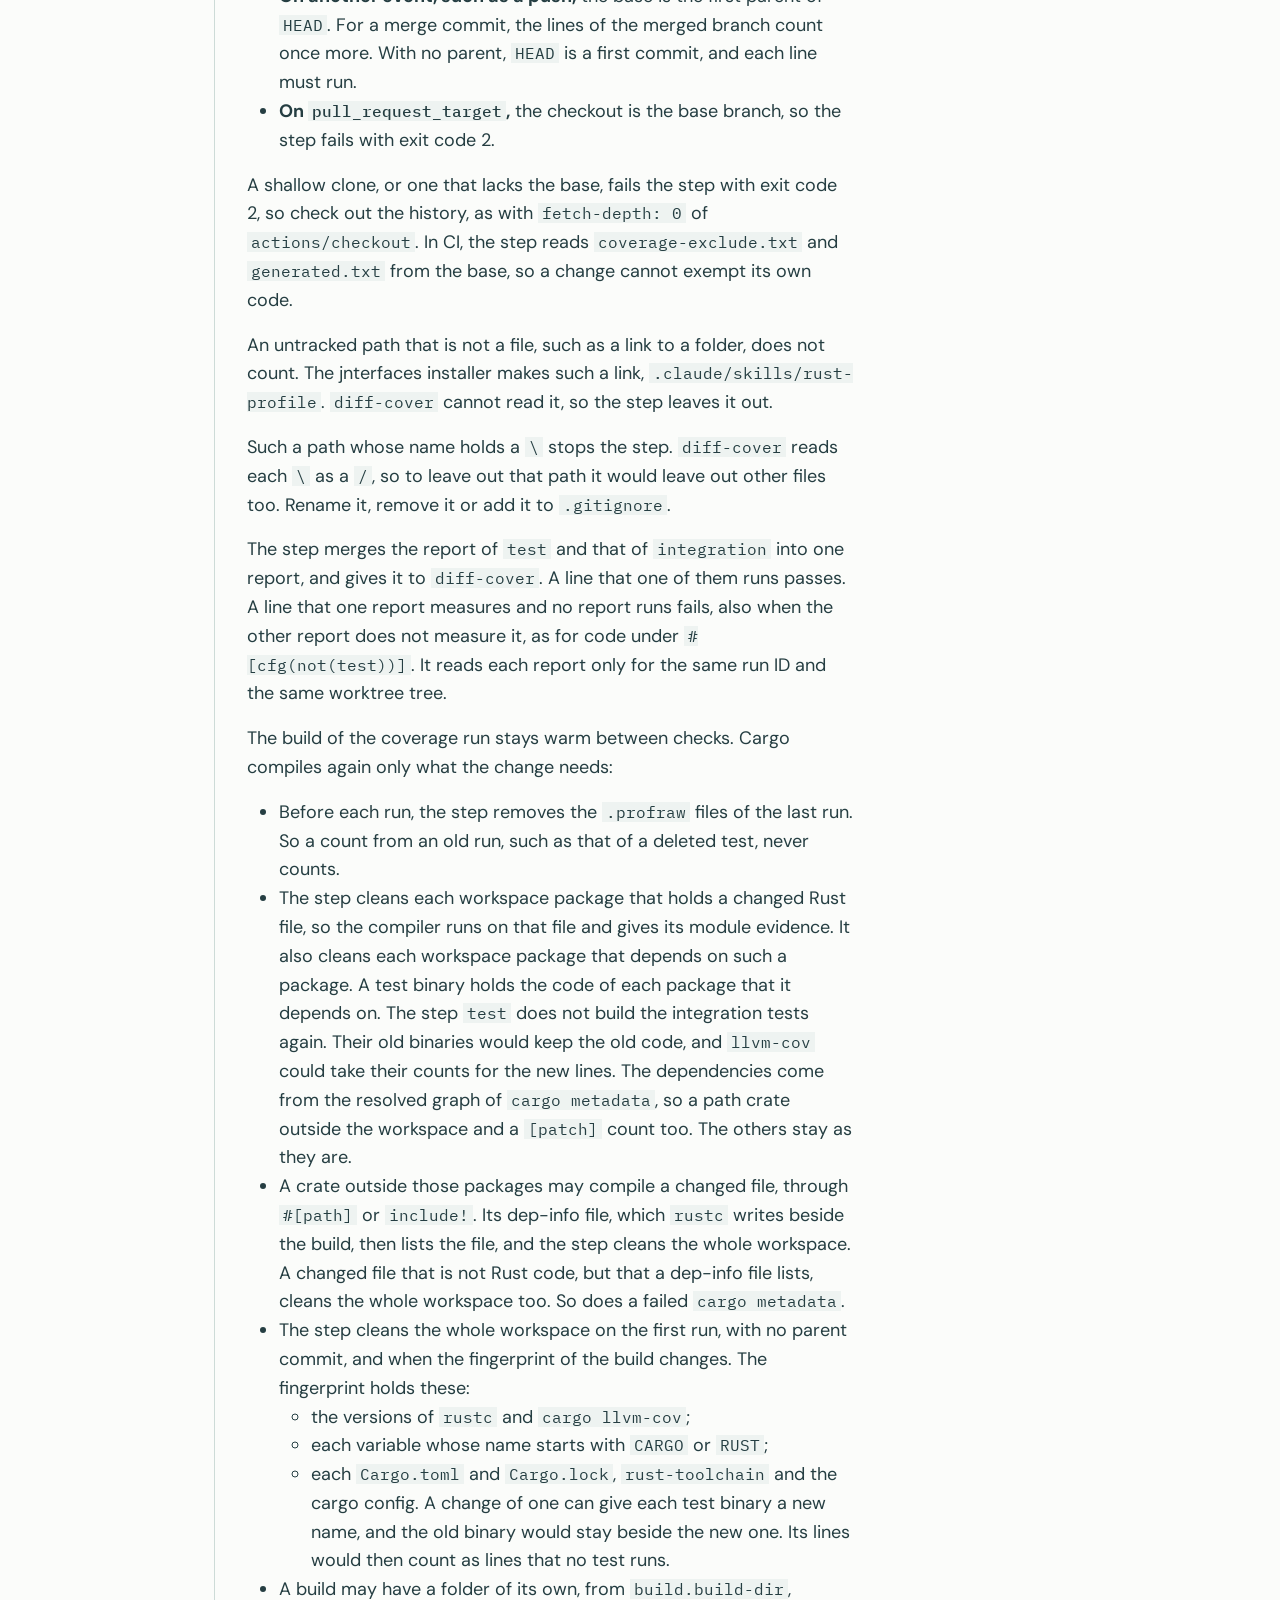
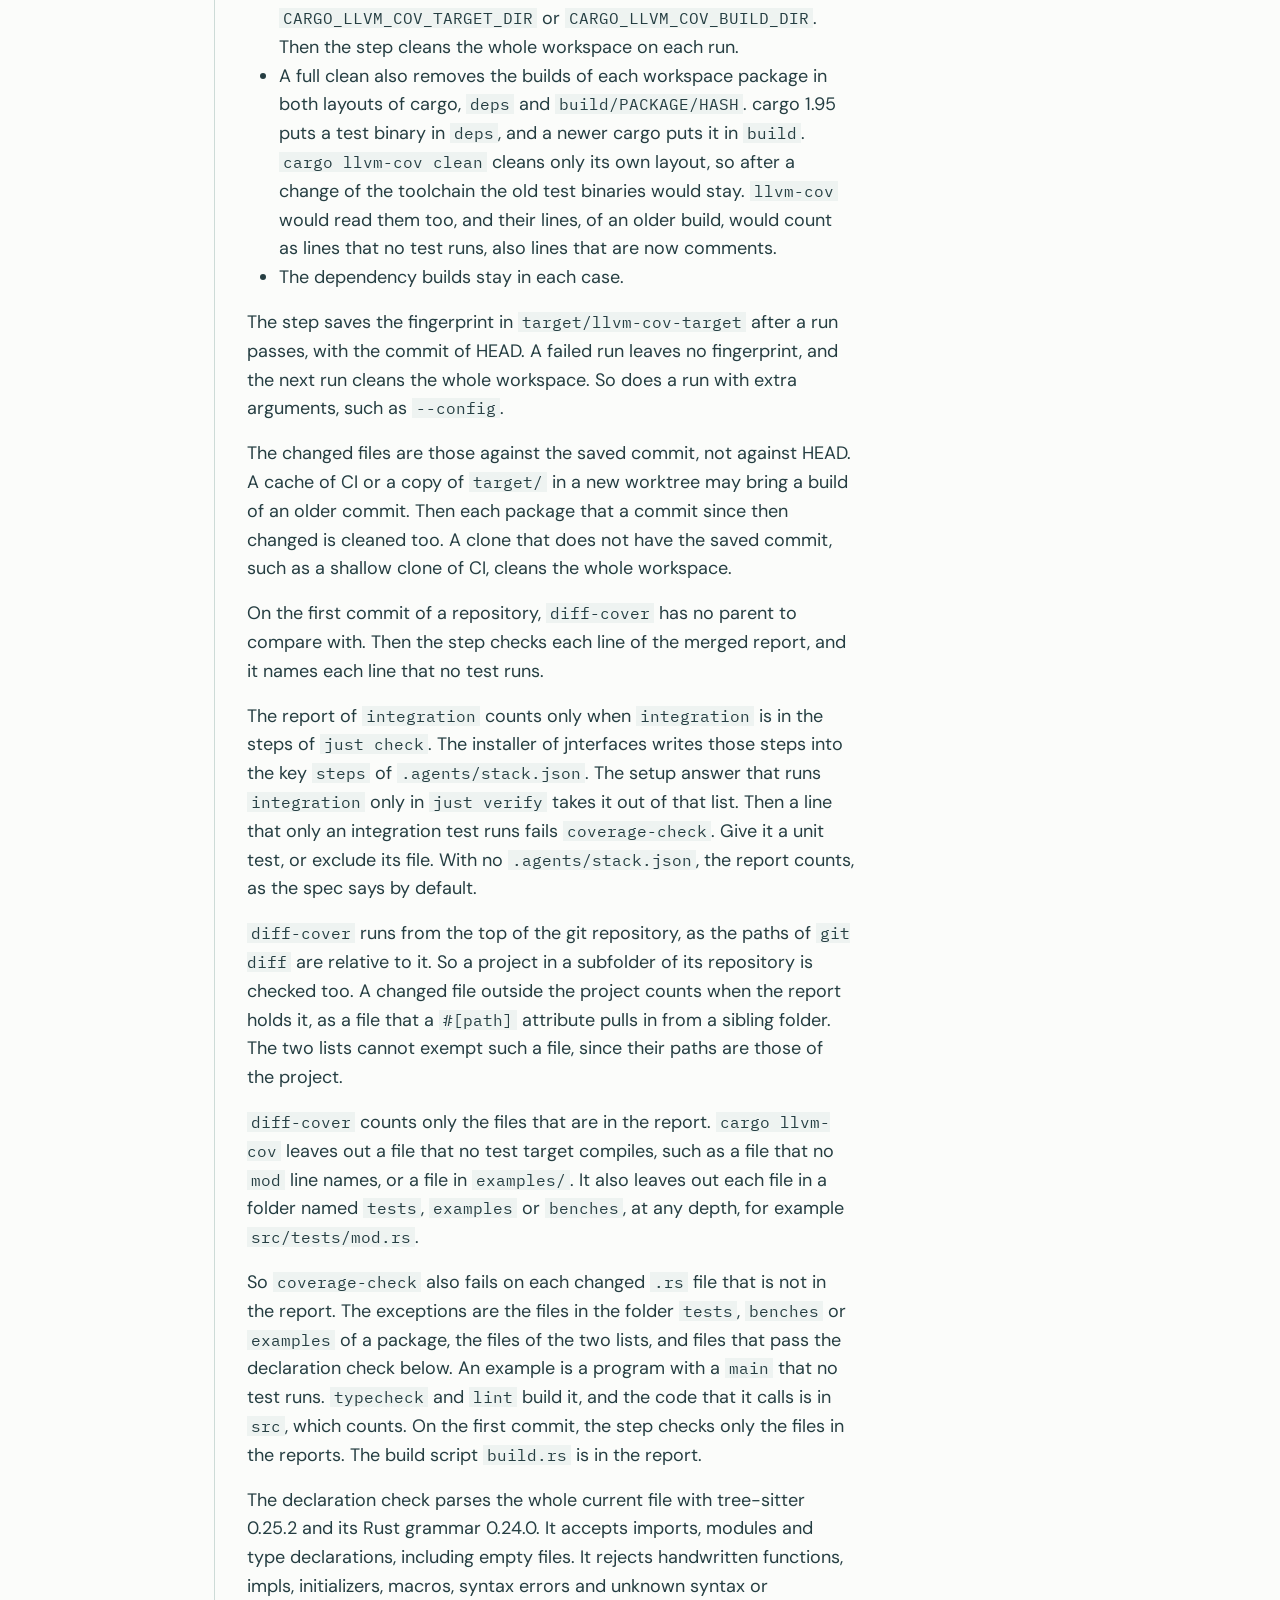
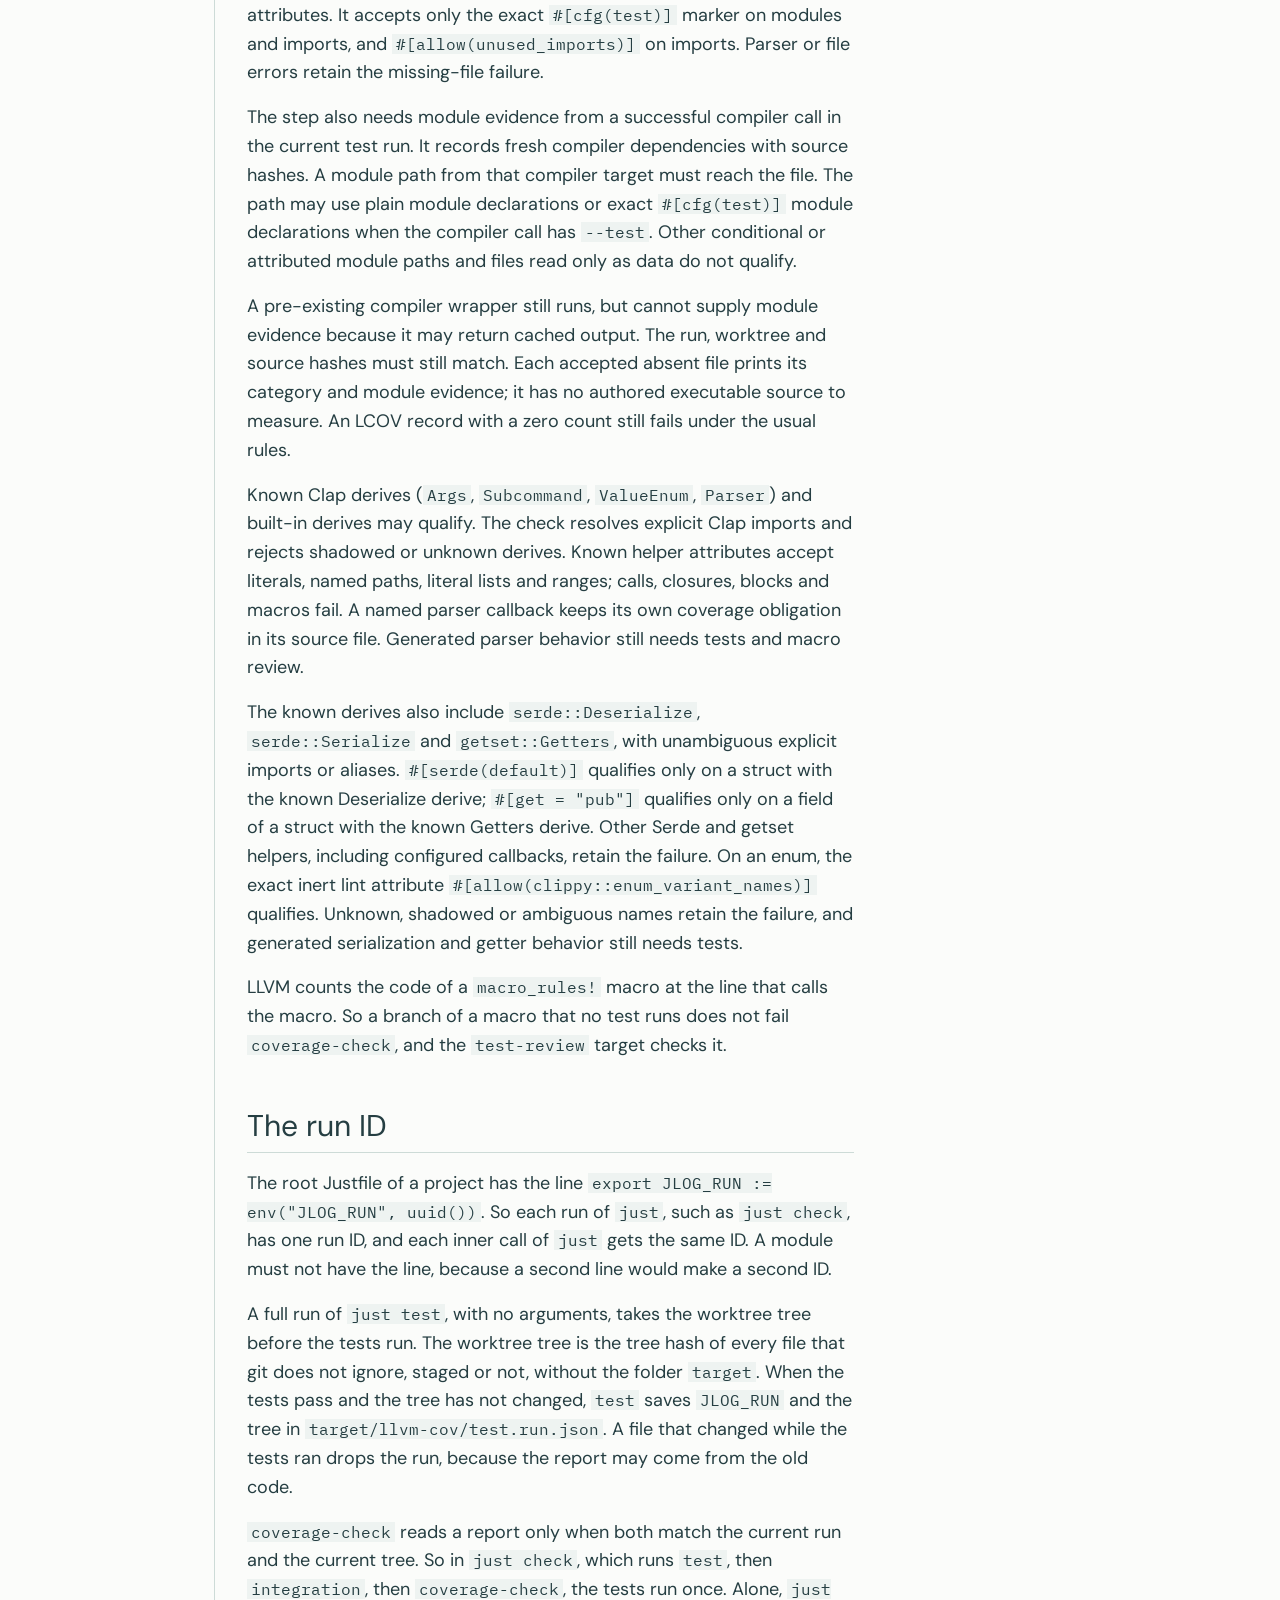
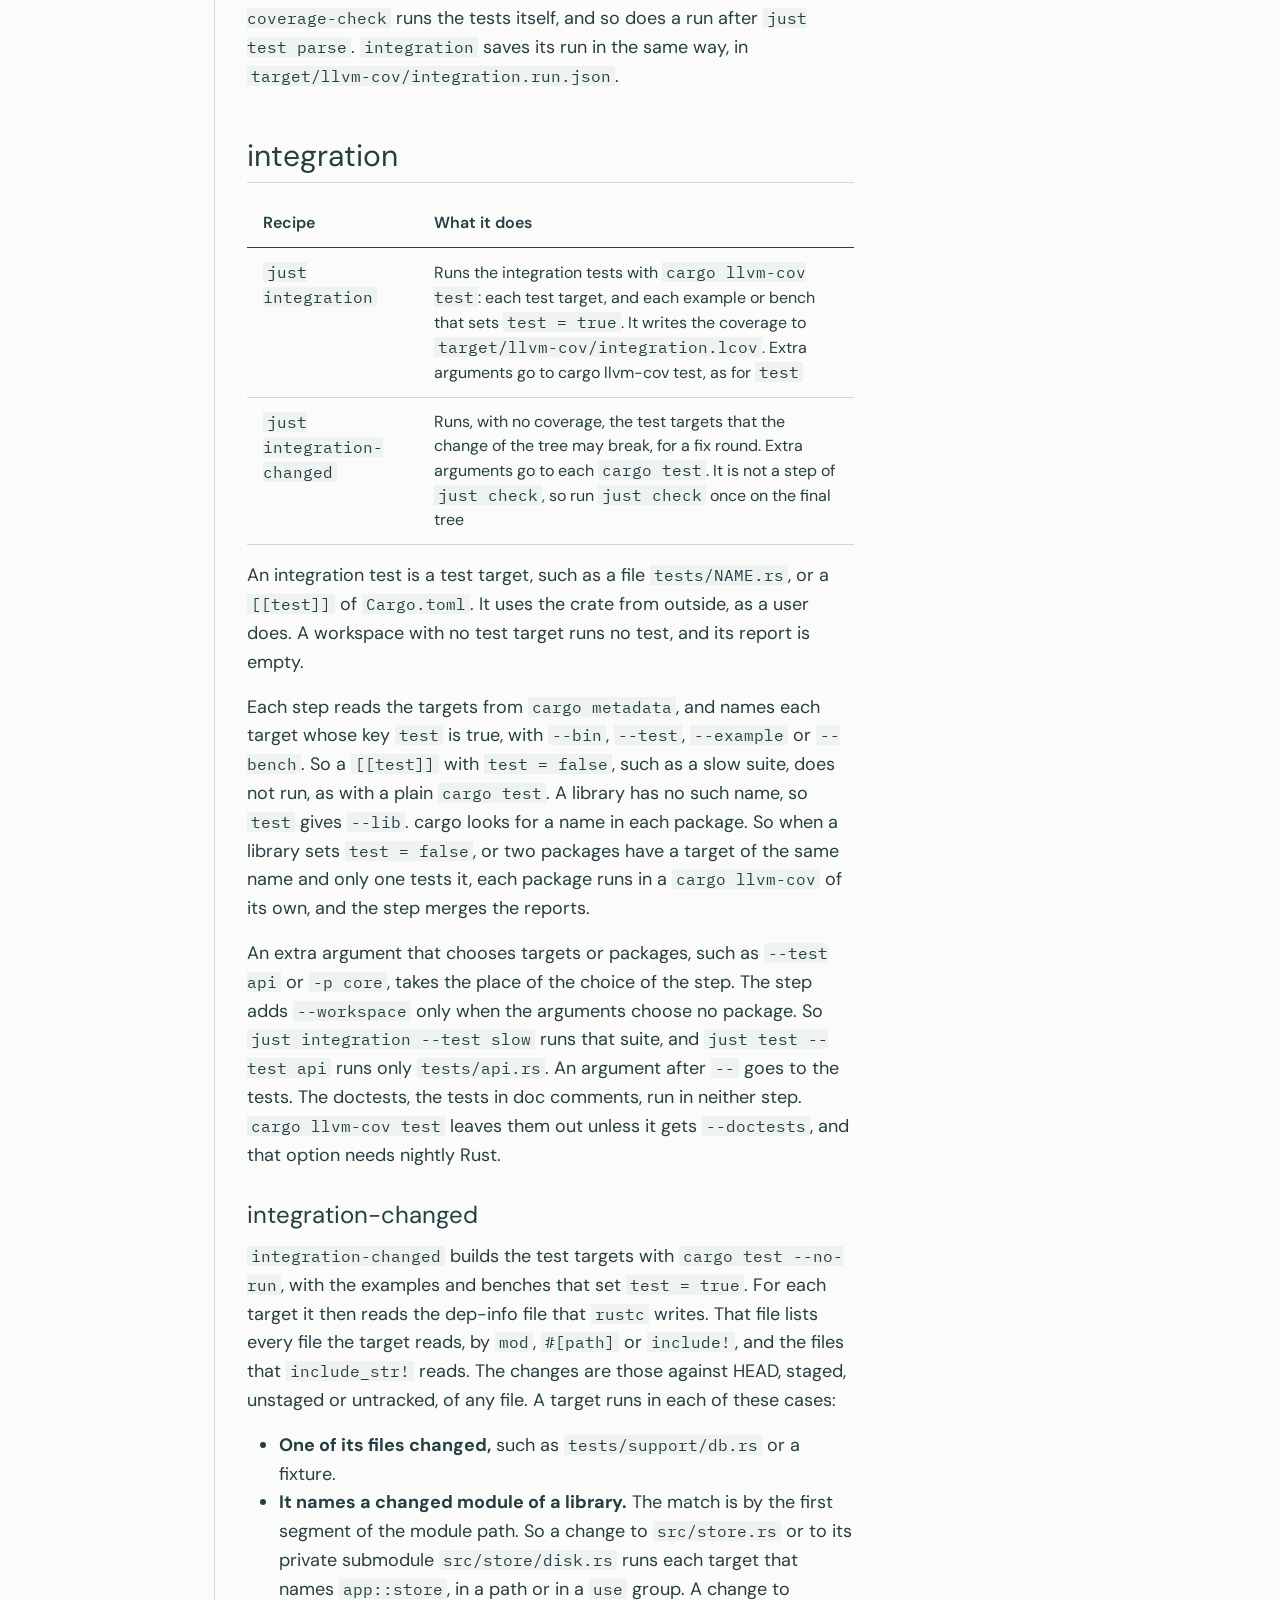
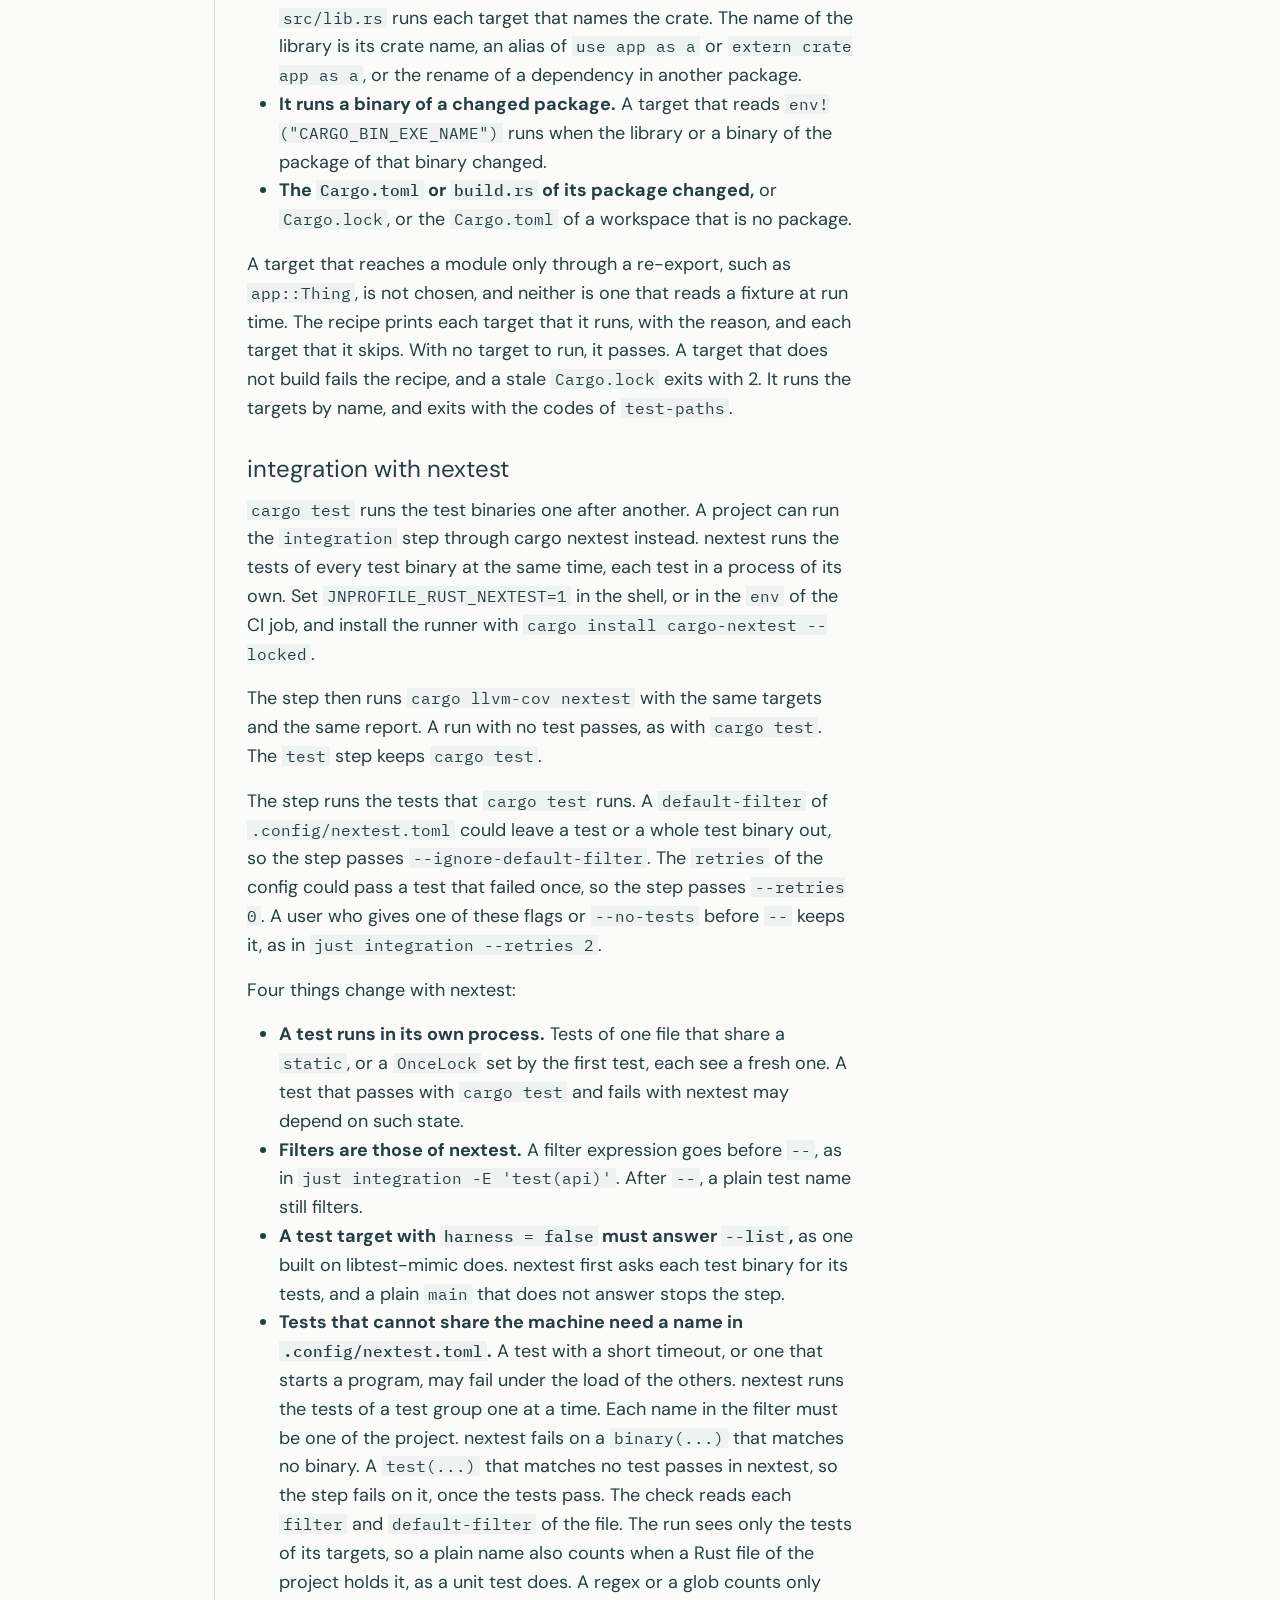
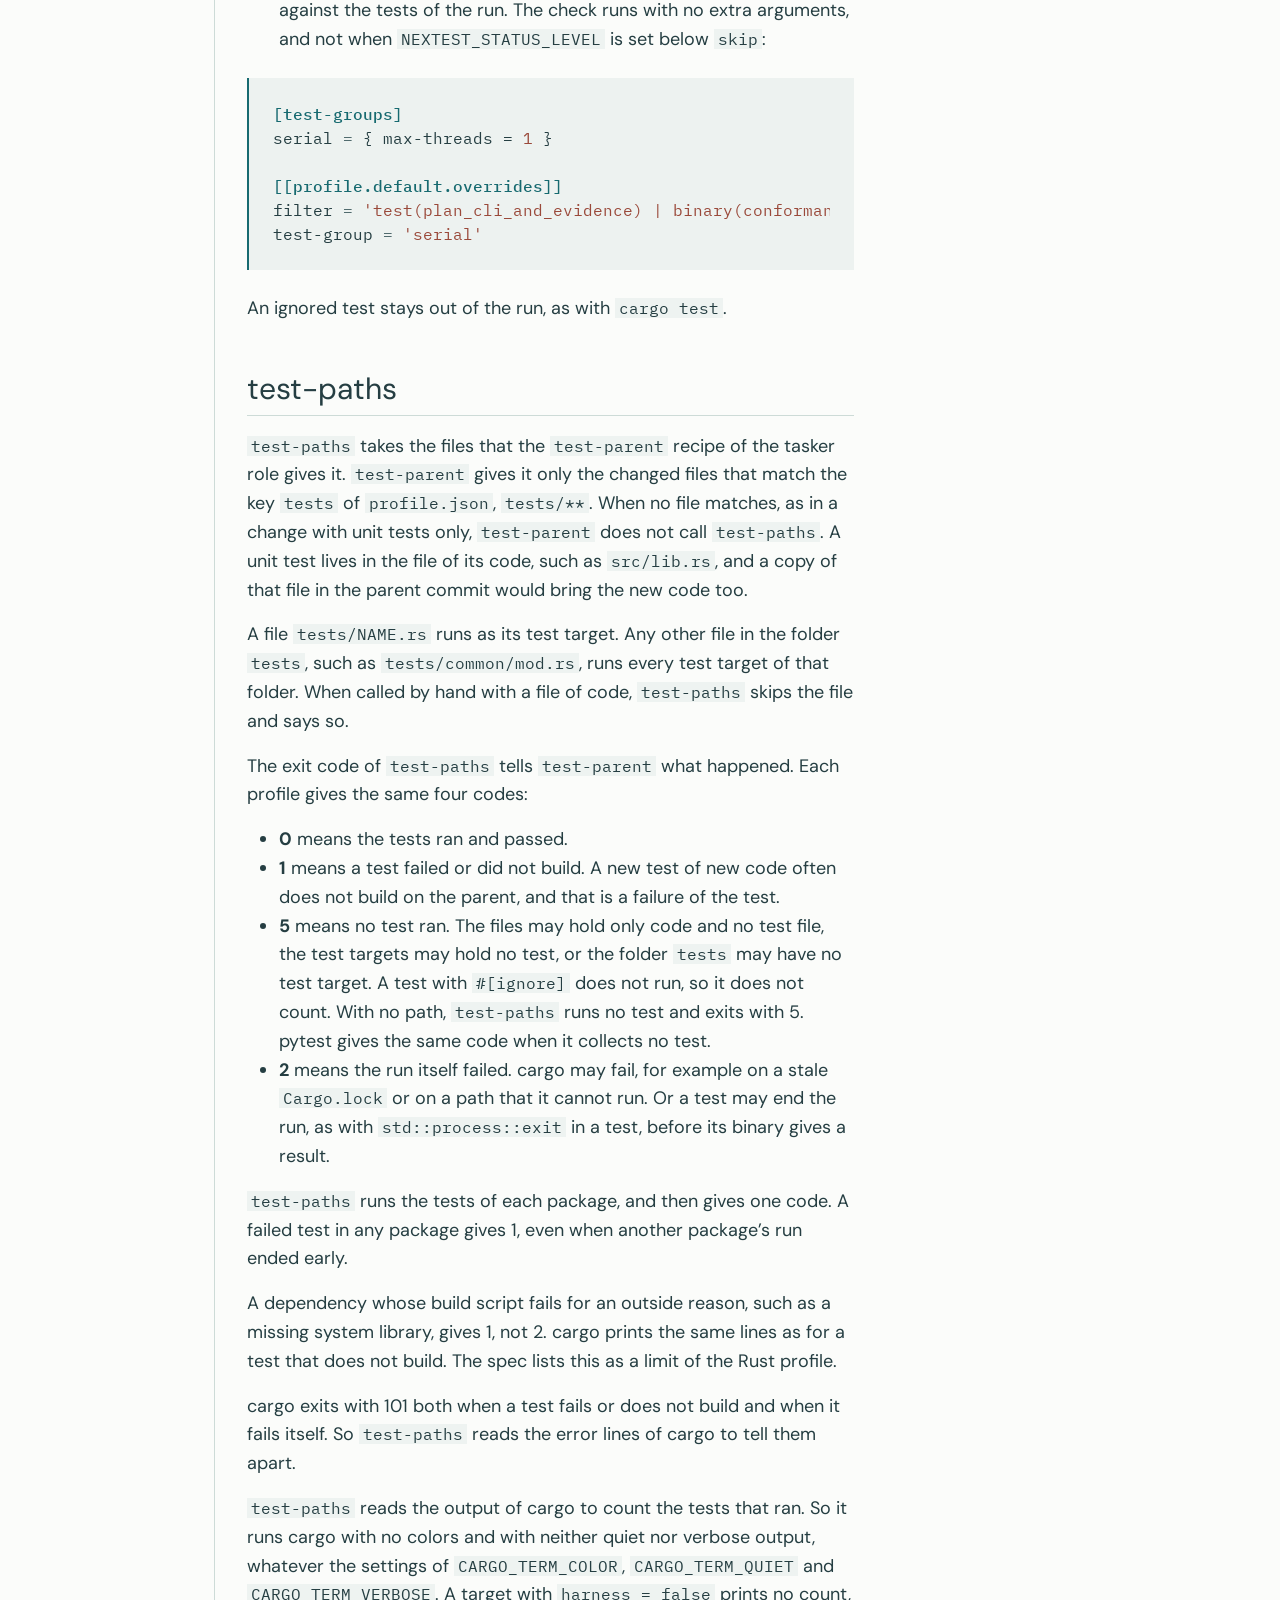
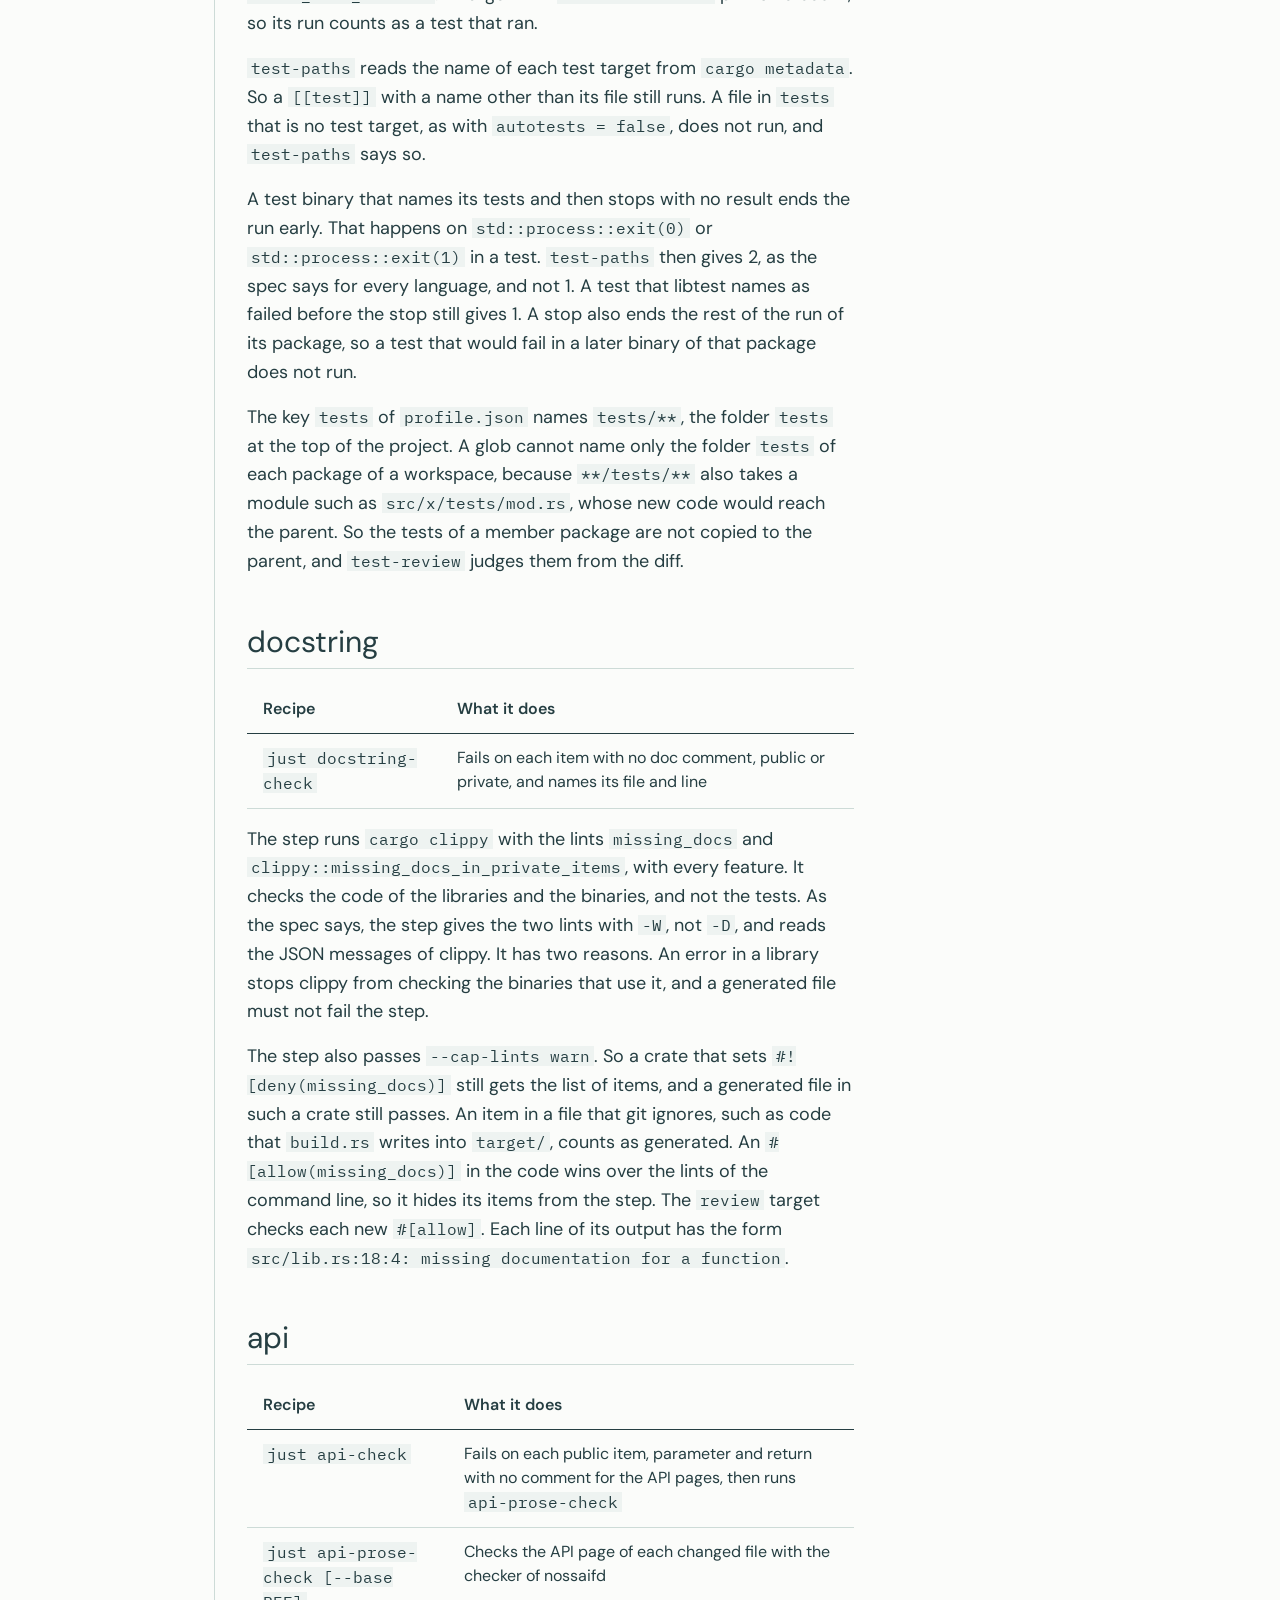
<file: tools.html>
<!doctype html><html lang="en"><head><meta charset="utf-8"><meta name="generator" content="smalldocs-0.5.13"><meta name="viewport" content="width=device-width, initial-scale=1.0, user-scalable=yes"><title>The tools – jnprofile-rust</title><link rel="icon" href="favicon.svg"><link rel="stylesheet" href="site_libs/themes/atelier/atelier.css" data-mode="light" class="quarto-color-scheme" id="quarto-bootstrap-light" media="not all and (prefers-color-scheme: dark)"><link rel="stylesheet" href="site_libs/themes/atelier/atelier-dark.css" data-mode="dark" class="quarto-color-scheme quarto-color-alternate" id="quarto-bootstrap-dark" media="(prefers-color-scheme: dark)"><link rel="stylesheet" href="site_libs/bootstrap-icons/bootstrap-icons.min.css"><link rel="stylesheet" href="site_libs/smalldocs.css"><meta name="smalldocs:offset" content="./"><script src="site_libs/bootstrap/bootstrap.bundle.min.js"></script><script src="site_libs/fuse/fuse.min.js"></script><script src="site_libs/smalldocs.js" defer></script><script>(function(){var d=document.documentElement,s=null;try{s=localStorage.getItem('smalldocs-scheme')}catch(e){}var alt=s?s==='alternate':!!(window.matchMedia&&matchMedia('(prefers-color-scheme: dark)').matches);var ls=document.querySelectorAll('link.quarto-color-scheme');if(alt)d.dataset.scheme='alternate';if(s)ls.forEach(function(l){var on=l.classList.contains('quarto-color-alternate')===alt;if(on)l.setAttribute('blocking','render');l.media=on?'all':'not all'});var on=ls[alt?1:0];if(on&&on.dataset.mode==='dark')d.classList.add('quarto-dark')})();</script></head><body class="nav-fixed"><header id="quarto-header" class="headroom sticky-top"><nav class="navbar navbar-expand-lg sd-navbar-default"><div class="navbar-container container-fluid"><div class="navbar-brand-container mx-auto"><a class="navbar-brand" href="index.html"><span class="navbar-title">jnprofile-rust</span></a></div><button class="navbar-toggler" type="button" data-bs-toggle="collapse" data-bs-target="#navbarCollapse" aria-controls="navbarCollapse" aria-expanded="false" aria-label="Toggle navigation"><span class="navbar-toggler-icon"></span></button><div class="collapse navbar-collapse" id="navbarCollapse"><ul class="navbar-nav navbar-nav-scroll me-auto"><li class="nav-item"><a class="nav-link" href="index.html"><span class="menu-text">Home</span></a></li><li class="nav-item"><a class="nav-link active" href="tools.html" aria-current="page"><span class="menu-text">Tools</span></a></li><li class="nav-item"><a class="nav-link" href="jnterfaces-entry.html"><span class="menu-text">The jnterfaces entry</span></a></li></ul><ul class="navbar-nav navbar-nav-scroll ms-auto"><li class="nav-item dropdown"><a class="nav-link dropdown-toggle" href="#" id="nav-menu-1" role="link" data-bs-toggle="dropdown" aria-expanded="false"><span class="menu-text">Projects</span></a><ul class="dropdown-menu" aria-labelledby="nav-menu-1"><li class=""><a class="dropdown-item" href="https://rahuldave.github.io/jnterfaces/"><span class="menu-text">jnterfaces</span></a></li><li class=""><a class="dropdown-item" href="https://rahuldave.github.io/jnprofile-python/"><span class="menu-text">jnprofile-python</span></a></li><li class=""><a class="dropdown-item" href="https://rahuldave.github.io/jnprofile-typescript/"><span class="menu-text">jnprofile-typescript</span></a></li><li class=""><a class="dropdown-item" href="https://rahuldave.github.io/jnprofile-rust/"><span class="menu-text">jnprofile-rust</span></a></li><li class=""><a class="dropdown-item" href="https://rahuldave.github.io/agent_gest_git_skills/"><span class="menu-text">agent_gest_git_skills</span></a></li></ul></li><li class="nav-item compact"><a class="nav-link" href="https://github.com/rahuldave/jnprofile-rust" aria-label="github"><i class="bi bi-github" role="img"></i></a></li><li class="nav-item compact"><a class="quarto-color-scheme-toggle nav-link" href="" title="Toggle dark mode" onclick="window.smalldocsToggleScheme(); return false;"><i class="bi"></i></a></li></ul><div class="quarto-navbar-tools"><div class="smalldocs-search" id="quarto-search"><i class="bi bi-search" aria-hidden="true"></i><input type="search" class="form-control form-control-sm" placeholder="Search" aria-label="Search" autocomplete="off"><div class="smalldocs-search-results dropdown-menu"></div></div></div></div></div></nav></header><div id="quarto-content" class="quarto-container page-columns page-rows-contents page-layout-article has-margin"><div id="quarto-margin-sidebar" class="sidebar margin-sidebar"><nav id="TOC" role="doc-toc" class="toc-active"><h2 id="toc-title">On this page</h2><ul><li><a href="#the-base" id="toc-the-base" class="nav-link" data-scroll-target="#the-base">The base</a></li><li><a href="#toml" id="toc-toml" class="nav-link" data-scroll-target="#toml">toml</a></li><li><a href="#lint" id="toc-lint" class="nav-link" data-scroll-target="#lint">lint</a></li><li><a href="#typecheck" id="toc-typecheck" class="nav-link" data-scroll-target="#typecheck">typecheck</a></li><li><a href="#test" id="toc-test" class="nav-link" data-scroll-target="#test">test</a></li><li><a href="#the-run-id" id="toc-the-run-id" class="nav-link" data-scroll-target="#the-run-id">The run ID</a></li><li><a href="#integration" id="toc-integration" class="nav-link" data-scroll-target="#integration">integration</a><ul><li><a href="#integration-changed" id="toc-integration-changed" class="nav-link" data-scroll-target="#integration-changed">integration-changed</a></li><li><a href="#integration-with-nextest" id="toc-integration-with-nextest" class="nav-link" data-scroll-target="#integration-with-nextest">integration with nextest</a></li></ul></li><li><a href="#test-paths" id="toc-test-paths" class="nav-link" data-scroll-target="#test-paths">test-paths</a></li><li><a href="#docstring" id="toc-docstring" class="nav-link" data-scroll-target="#docstring">docstring</a></li><li><a href="#api" id="toc-api" class="nav-link" data-scroll-target="#api">api</a></li><li><a href="#lines-that-no-test-can-run" id="toc-lines-that-no-test-can-run" class="nav-link" data-scroll-target="#lines-that-no-test-can-run">Lines that no test can run</a></li><li><a href="#the-helper-script" id="toc-the-helper-script" class="nav-link" data-scroll-target="#the-helper-script">The helper script</a></li><li><a href="#builds-shared-between-worktrees" id="toc-builds-shared-between-worktrees" class="nav-link" data-scroll-target="#builds-shared-between-worktrees">Builds shared between worktrees</a></li><li><a href="#recommendations" id="toc-recommendations" class="nav-link" data-scroll-target="#recommendations">Recommendations</a></li></ul></nav><div class="toc-actions"><div class="action-links"><a href="https://github.com/rahuldave/jnprofile-rust/blob/main/docs/tools.md" class="toc-action"><i class="bi bi-code"></i> View source</a></div><div class="action-links"><a href="https://github.com/rahuldave/jnprofile-rust/issues/new" class="toc-action"><i class="bi bi-chat-right"></i> Report an issue</a></div></div></div><main class="content" id="quarto-document-content"><header id="title-block-header" class="quarto-title-block default"><div class="quarto-title"><h1 class="title">The tools</h1></div><div class="quarto-title-meta"></div></header><p>Each tool of the profile brings its recipes. No tool adds a crate to <code>Cargo.toml</code>. The tools use <code>cargo</code>, <code>uv</code>, and the programs that the key <code>programs</code> of <code>profile.json</code> names. The installer installs each of those with rustup or cargo.</p>
<p>The recipes have no shebang line, so each line of a recipe runs through the shell of its module, <code>.agents/just/rust.just</code>. When that module sets <code>jlog</code> as its shell, the run log has each line. A <code>set shell</code> in the root Justfile does not reach the recipes of a module.</p>
<p>The steps run cargo with <code>--locked</code>, so a step never makes or changes <code>Cargo.lock</code>. Run <code>just setup</code> to make the file or to bring it up to date, and commit it. The steps also run with <code>--all-features</code>, so the code behind each feature counts. Code behind a feature that cannot be on together with another feature, or code for another platform, such as <code>#[cfg(windows)]</code> on macOS, does not count.</p>
<section id="the-base" class="level2">
<h2 class="anchored" data-anchor-id="the-base">The base</h2>
<p>Every project of the profile gets the base, even a project with no tool.</p>
<div class="sd-table">
<table class="caption-top table">
<thead>
<tr>
<th>Recipe</th>
<th>What it does</th>
</tr>
</thead>
<tbody>
<tr>
<td><code>just setup</code></td>
<td>Downloads every dependency with <code>cargo fetch</code>, and makes or updates <code>Cargo.lock</code></td>
</tr>
<tr>
<td><code>just build</code></td>
<td>Builds every package of the workspace. Extra arguments go to cargo: <code>just build --release</code></td>
</tr>
<tr>
<td><code>just rust::quick</code></td>
<td>Runs the quick checks of a fix round, with no coverage: <code>fmt-check</code>, <code>lint</code>, <code>typecheck</code>, and the unit tests with a plain <code>cargo test</code>. The tests take the same targets as <code>just test</code>, so a project with only a binary works. Each check runs only when its tool is installed, which means the module of the profile has its recipe. The installer copies every recipe file, so a file alone does not show a tool. The first check that fails stops the rest. Extra arguments go to <code>cargo test</code>. Arguments that choose packages or targets, such as <code>-p core</code> or <code>--test api</code>, take the place of the targets: <code>just rust::quick -p core</code>. The installer also gives the project <code>just quick</code>, which runs it in each profile that has it. It is not a step of <code>just check</code>, so run <code>just check</code> once on the final tree</td>
</tr>
<tr>
<td><code>just install-bin [BIN...] [-- ARG...]</code></td>
<td>Builds the release binaries with <code>cargo install --locked --force --path</code>. It puts them in the folder <code>bin</code> of <code>CARGO_INSTALL_ROOT</code>, else of <code>CARGO_HOME</code>, else of <code>~/.cargo</code>. It passes that folder to cargo as <code>--root</code>, so an <code>install.root</code> in the cargo config does not apply, and the binaries and their copies stay in one folder. Each <code>ARG</code> after <code>--</code> goes to <code>cargo install</code>. With no <code>BIN</code>, it takes every binary of the package of the root <code>Cargo.toml</code>, else of the only package with binaries. Before it replaces a binary, it copies the old one to <code>NAME-VERSION</code>, with the version that <code>cargo install</code> recorded. Once the build passes, it removes the copy that it made the time before, so one old binary stays. It lists its copies in <code>.jnprofile-rust-install-bin.json</code> in the install root, and it removes no other file. It makes no copy when the recorded version is that of <code>Cargo.toml</code>, when <code>cargo install</code> recorded no version, or when a file that it did not make has the name of the copy. A failed build keeps the binary and the old copy. It builds the working tree, warns when the tree has changes, and uses the release build in <code>target/</code> again. It is not a step of <code>just check</code></td>
</tr>
<tr>
<td><code>just version</code></td>
<td>Prints the version of the project, <code>X.Y.Z</code>, from <code>[package]</code> or <code>[workspace.package]</code> of the root <code>Cargo.toml</code>, for the release tag. It prints nothing when there is none. It exits with 2 when the file cannot be read, or when the version is not semver. It is not a step of <code>just check</code></td>
</tr>
</tbody>
</table>
</div>
<p>The base adds <code>/target/</code> and <code>*.profraw</code> to <code>.gitignore</code>, and <code>/target/</code> to <code>.worktreedisposable</code>. The leading <code>/</code> keeps a module folder such as <code>src/target/</code> in git. That file lists the ignored files that a command can make again. Every report of a step goes to <code>target/</code>, so a step leaves no file that git sees.</p>
</section>
<section id="toml" class="level2">
<h2 class="anchored" data-anchor-id="toml">toml</h2>
<p><code>toml</code> is not a default tool. Install it with <code>just install toml</code>. It needs <code>taplo</code> and <code>cargo-sort</code>, and the installer installs both with <code>cargo +stable install --locked</code>.</p>
<div class="sd-table">
<table class="caption-top table">
<thead>
<tr>
<th>Recipe</th>
<th>What it does</th>
</tr>
</thead>
<tbody>
<tr>
<td><code>just toml-fmt</code></td>
<td>Sorts the tables of each <code>Cargo.toml</code> of the workspace with <code>cargo sort --workspace --no-format</code>, then formats the TOML files with <code>taplo fmt</code></td>
</tr>
<tr>
<td><code>just toml-check</code></td>
<td>Checks both, and changes no file</td>
</tr>
</tbody>
</table>
</div>
<p><code>toml-check</code> is not a step of the commit gates. So <code>just verify</code> runs it, and <code>just check</code> and the commit gate do not. A CI job that wants it runs <code>just rust toml-check</code>.</p>
<p><code>cargo-sort</code> reads its config <code>tomlfmt.toml</code> from the top of the project. When that file is missing and <code>.config/tomlfmt.toml</code> exists, the recipe passes that file with <code>--config</code>. taplo gets only the TOML files that git tracks or does not ignore, so it never reads <code>target/</code>. cargo-sort only sorts, because its format of arrays differs from that of taplo.</p>
</section>
<section id="lint" class="level2">
<h2 class="anchored" data-anchor-id="lint">lint</h2>
<div class="sd-table">
<table class="caption-top table">
<thead>
<tr>
<th>Recipe</th>
<th>What it does</th>
</tr>
</thead>
<tbody>
<tr>
<td><code>just fmt</code></td>
<td>Formats the code of every package with <code>cargo fmt --all</code></td>
</tr>
<tr>
<td><code>just fmt-check</code></td>
<td>Checks the format with <code>cargo fmt --all --check</code>, and changes no file</td>
</tr>
<tr>
<td><code>just lint</code></td>
<td>Runs <code>cargo clippy --workspace --all-targets --all-features --locked -- -D warnings</code>. Extra arguments go to cargo: <code>just lint -p app</code></td>
</tr>
</tbody>
</table>
</div>
</section>
<section id="typecheck" class="level2">
<h2 class="anchored" data-anchor-id="typecheck">typecheck</h2>
<div class="sd-table">
<table class="caption-top table">
<thead>
<tr>
<th>Recipe</th>
<th>What it does</th>
</tr>
</thead>
<tbody>
<tr>
<td><code>just typecheck</code></td>
<td>Checks the types of the code and the tests with <code>cargo check --workspace --all-targets --all-features --locked</code></td>
</tr>
</tbody>
</table>
</div>
</section>
<section id="test" class="level2">
<h2 class="anchored" data-anchor-id="test">test</h2>
<div class="sd-table">
<table class="caption-top table">
<thead>
<tr>
<th>Recipe</th>
<th>What it does</th>
</tr>
</thead>
<tbody>
<tr>
<td><code>just test</code></td>
<td>Runs the unit tests, those of the libraries and the binaries, with <code>cargo llvm-cov test</code>. It writes the coverage to <code>target/llvm-cov/test.lcov</code>. Extra arguments go to cargo llvm-cov test, so <code>just test parse</code> runs the unit tests whose names hold <code>parse</code></td>
</tr>
<tr>
<td><code>just coverage-check</code></td>
<td>Fails on each changed line of code that no test runs. A line that <code>test</code> or <code>integration</code> runs passes. It runs each of them first, unless it wrote its report in the same run</td>
</tr>
<tr>
<td><code>just test-paths [PATH...]</code></td>
<td>Runs the tests of some files in the folder <code>tests</code>, with <code>cargo test</code> and without coverage</td>
</tr>
</tbody>
</table>
</div>
<p><code>cargo llvm-cov</code> writes the coverage as an LCOV file, a text format that lists how often each line ran. <code>diff-cover</code> is a Python program that compares such a file with the diff of git.</p>
<p><code>coverage-check</code> runs <code>diff-cover</code> against <code>HEAD</code>, with a limit of 100%. The diff holds the staged, the unstaged and the untracked changes.</p>
<p>In CI, a checkout has no such change, so against <code>HEAD</code> the step would check no line. When <code>CI</code> is set, the step counts the changes against a base commit. With the prose role, the base is that of <code>api-prose-check</code>, from <code>base_commit</code> of its <code>prose_gate.py</code>, so both steps check the same changes. That base covers each commit of a push to the default branch, and each commit of a branch. With no prose role, these rules hold:</p>
<ul>
<li><strong>On a pull request,</strong> the base is the merge base of <code>HEAD</code> and <code>origin/GITHUB_BASE_REF</code>, the branch that the pull request targets. So only the lines of the pull request count.</li>
<li><strong>On another event, such as a push,</strong> the base is the first parent of <code>HEAD</code>. For a merge commit, the lines of the merged branch count once more. With no parent, <code>HEAD</code> is a first commit, and each line must run.</li>
<li><strong>On <code>pull_request_target</code>,</strong> the checkout is the base branch, so the step fails with exit code 2.</li>
</ul>
<p>A shallow clone, or one that lacks the base, fails the step with exit code 2, so check out the history, as with <code>fetch-depth: 0</code> of <code>actions/checkout</code>. In CI, the step reads <code>coverage-exclude.txt</code> and <code>generated.txt</code> from the base, so a change cannot exempt its own code.</p>
<p>An untracked path that is not a file, such as a link to a folder, does not count. The jnterfaces installer makes such a link, <code>.claude/skills/rust-profile</code>. <code>diff-cover</code> cannot read it, so the step leaves it out.</p>
<p>Such a path whose name holds a <code>\</code> stops the step. <code>diff-cover</code> reads each <code>\</code> as a <code>/</code>, so to leave out that path it would leave out other files too. Rename it, remove it or add it to <code>.gitignore</code>.</p>
<p>The step merges the report of <code>test</code> and that of <code>integration</code> into one report, and gives it to <code>diff-cover</code>. A line that one of them runs passes. A line that one report measures and no report runs fails, also when the other report does not measure it, as for code under <code>#[cfg(not(test))]</code>. It reads each report only for the same run ID and the same worktree tree.</p>
<p>The build of the coverage run stays warm between checks. Cargo compiles again only what the change needs:</p>
<ul>
<li>Before each run, the step removes the <code>.profraw</code> files of the last run. So a count from an old run, such as that of a deleted test, never counts.</li>
<li>The step cleans each workspace package that holds a changed Rust file, so the compiler runs on that file and gives its module evidence. It also cleans each workspace package that depends on such a package. A test binary holds the code of each package that it depends on. The step <code>test</code> does not build the integration tests again. Their old binaries would keep the old code, and <code>llvm-cov</code> could take their counts for the new lines. The dependencies come from the resolved graph of <code>cargo metadata</code>, so a path crate outside the workspace and a <code>[patch]</code> count too. The others stay as they are.</li>
<li>A crate outside those packages may compile a changed file, through <code>#[path]</code> or <code>include!</code>. Its dep-info file, which <code>rustc</code> writes beside the build, then lists the file, and the step cleans the whole workspace. A changed file that is not Rust code, but that a dep-info file lists, cleans the whole workspace too. So does a failed <code>cargo metadata</code>.</li>
<li>The step cleans the whole workspace on the first run, with no parent commit, and when the fingerprint of the build changes. The fingerprint holds these:
<ul>
<li>the versions of <code>rustc</code> and <code>cargo llvm-cov</code>;</li>
<li>each variable whose name starts with <code>CARGO</code> or <code>RUST</code>;</li>
<li>each <code>Cargo.toml</code> and <code>Cargo.lock</code>, <code>rust-toolchain</code> and the cargo config. A change of one can give each test binary a new name, and the old binary would stay beside the new one. Its lines would then count as lines that no test runs.</li>
</ul>
</li>
<li>A build may have a folder of its own, from <code>build.build-dir</code>, <code>CARGO_LLVM_COV_TARGET_DIR</code> or <code>CARGO_LLVM_COV_BUILD_DIR</code>. Then the step cleans the whole workspace on each run.</li>
<li>A full clean also removes the builds of each workspace package in both layouts of cargo, <code>deps</code> and <code>build/PACKAGE/HASH</code>. cargo 1.95 puts a test binary in <code>deps</code>, and a newer cargo puts it in <code>build</code>. <code>cargo llvm-cov clean</code> cleans only its own layout, so after a change of the toolchain the old test binaries would stay. <code>llvm-cov</code> would read them too, and their lines, of an older build, would count as lines that no test runs, also lines that are now comments.</li>
<li>The dependency builds stay in each case.</li>
</ul>
<p>The step saves the fingerprint in <code>target/llvm-cov-target</code> after a run passes, with the commit of HEAD. A failed run leaves no fingerprint, and the next run cleans the whole workspace. So does a run with extra arguments, such as <code>--config</code>.</p>
<p>The changed files are those against the saved commit, not against HEAD. A cache of CI or a copy of <code>target/</code> in a new worktree may bring a build of an older commit. Then each package that a commit since then changed is cleaned too. A clone that does not have the saved commit, such as a shallow clone of CI, cleans the whole workspace.</p>
<p>On the first commit of a repository, <code>diff-cover</code> has no parent to compare with. Then the step checks each line of the merged report, and it names each line that no test runs.</p>
<p>The report of <code>integration</code> counts only when <code>integration</code> is in the steps of <code>just check</code>. The installer of jnterfaces writes those steps into the key <code>steps</code> of <code>.agents/stack.json</code>. The setup answer that runs <code>integration</code> only in <code>just verify</code> takes it out of that list. Then a line that only an integration test runs fails <code>coverage-check</code>. Give it a unit test, or exclude its file. With no <code>.agents/stack.json</code>, the report counts, as the spec says by default.</p>
<p><code>diff-cover</code> runs from the top of the git repository, as the paths of <code>git diff</code> are relative to it. So a project in a subfolder of its repository is checked too. A changed file outside the project counts when the report holds it, as a file that a <code>#[path]</code> attribute pulls in from a sibling folder. The two lists cannot exempt such a file, since their paths are those of the project.</p>
<p><code>diff-cover</code> counts only the files that are in the report. <code>cargo llvm-cov</code> leaves out a file that no test target compiles, such as a file that no <code>mod</code> line names, or a file in <code>examples/</code>. It also leaves out each file in a folder named <code>tests</code>, <code>examples</code> or <code>benches</code>, at any depth, for example <code>src/tests/mod.rs</code>.</p>
<p>So <code>coverage-check</code> also fails on each changed <code>.rs</code> file that is not in the report. The exceptions are the files in the folder <code>tests</code>, <code>benches</code> or <code>examples</code> of a package, the files of the two lists, and files that pass the declaration check below. An example is a program with a <code>main</code> that no test runs. <code>typecheck</code> and <code>lint</code> build it, and the code that it calls is in <code>src</code>, which counts. On the first commit, the step checks only the files in the reports. The build script <code>build.rs</code> is in the report.</p>
<p>The declaration check parses the whole current file with tree-sitter 0.25.2 and its Rust grammar 0.24.0. It accepts imports, modules and type declarations, including empty files. It rejects handwritten functions, impls, initializers, macros, syntax errors and unknown syntax or attributes. It accepts only the exact <code>#[cfg(test)]</code> marker on modules and imports, and <code>#[allow(unused_imports)]</code> on imports. Parser or file errors retain the missing-file failure.</p>
<p>The step also needs module evidence from a successful compiler call in the current test run. It records fresh compiler dependencies with source hashes. A module path from that compiler target must reach the file. The path may use plain module declarations or exact <code>#[cfg(test)]</code> module declarations when the compiler call has <code>--test</code>. Other conditional or attributed module paths and files read only as data do not qualify.</p>
<p>A pre-existing compiler wrapper still runs, but cannot supply module evidence because it may return cached output. The run, worktree and source hashes must still match. Each accepted absent file prints its category and module evidence; it has no authored executable source to measure. An LCOV record with a zero count still fails under the usual rules.</p>
<p>Known Clap derives (<code>Args</code>, <code>Subcommand</code>, <code>ValueEnum</code>, <code>Parser</code>) and built-in derives may qualify. The check resolves explicit Clap imports and rejects shadowed or unknown derives. Known helper attributes accept literals, named paths, literal lists and ranges; calls, closures, blocks and macros fail. A named parser callback keeps its own coverage obligation in its source file. Generated parser behavior still needs tests and macro review.</p>
<p>The known derives also include <code>serde::Deserialize</code>, <code>serde::Serialize</code> and <code>getset::Getters</code>, with unambiguous explicit imports or aliases. <code>#[serde(default)]</code> qualifies only on a struct with the known Deserialize derive; <code>#[get = &quot;pub&quot;]</code> qualifies only on a field of a struct with the known Getters derive. Other Serde and getset helpers, including configured callbacks, retain the failure. On an enum, the exact inert lint attribute <code>#[allow(clippy::enum_variant_names)]</code> qualifies. Unknown, shadowed or ambiguous names retain the failure, and generated serialization and getter behavior still needs tests.</p>
<p>LLVM counts the code of a <code>macro_rules!</code> macro at the line that calls the macro. So a branch of a macro that no test runs does not fail <code>coverage-check</code>, and the <code>test-review</code> target checks it.</p>
</section>
<section id="the-run-id" class="level2">
<h2 class="anchored" data-anchor-id="the-run-id">The run ID</h2>
<p>The root Justfile of a project has the line <code>export JLOG_RUN := env(&quot;JLOG_RUN&quot;, uuid())</code>. So each run of <code>just</code>, such as <code>just check</code>, has one run ID, and each inner call of <code>just</code> gets the same ID. A module must not have the line, because a second line would make a second ID.</p>
<p>A full run of <code>just test</code>, with no arguments, takes the worktree tree before the tests run. The worktree tree is the tree hash of every file that git does not ignore, staged or not, without the folder <code>target</code>. When the tests pass and the tree has not changed, <code>test</code> saves <code>JLOG_RUN</code> and the tree in <code>target/llvm-cov/test.run.json</code>. A file that changed while the tests ran drops the run, because the report may come from the old code.</p>
<p><code>coverage-check</code> reads a report only when both match the current run and the current tree. So in <code>just check</code>, which runs <code>test</code>, then <code>integration</code>, then <code>coverage-check</code>, the tests run once. Alone, <code>just coverage-check</code> runs the tests itself, and so does a run after <code>just test parse</code>. <code>integration</code> saves its run in the same way, in <code>target/llvm-cov/integration.run.json</code>.</p>
</section>
<section id="integration" class="level2">
<h2 class="anchored" data-anchor-id="integration">integration</h2>
<div class="sd-table">
<table class="caption-top table">
<thead>
<tr>
<th>Recipe</th>
<th>What it does</th>
</tr>
</thead>
<tbody>
<tr>
<td><code>just integration</code></td>
<td>Runs the integration tests with <code>cargo llvm-cov test</code>: each test target, and each example or bench that sets <code>test = true</code>. It writes the coverage to <code>target/llvm-cov/integration.lcov</code>. Extra arguments go to cargo llvm-cov test, as for <code>test</code></td>
</tr>
<tr>
<td><code>just integration-changed</code></td>
<td>Runs, with no coverage, the test targets that the change of the tree may break, for a fix round. Extra arguments go to each <code>cargo test</code>. It is not a step of <code>just check</code>, so run <code>just check</code> once on the final tree</td>
</tr>
</tbody>
</table>
</div>
<p>An integration test is a test target, such as a file <code>tests/NAME.rs</code>, or a <code>[[test]]</code> of <code>Cargo.toml</code>. It uses the crate from outside, as a user does. A workspace with no test target runs no test, and its report is empty.</p>
<p>Each step reads the targets from <code>cargo metadata</code>, and names each target whose key <code>test</code> is true, with <code>--bin</code>, <code>--test</code>, <code>--example</code> or <code>--bench</code>. So a <code>[[test]]</code> with <code>test = false</code>, such as a slow suite, does not run, as with a plain <code>cargo test</code>. A library has no such name, so <code>test</code> gives <code>--lib</code>. cargo looks for a name in each package. So when a library sets <code>test = false</code>, or two packages have a target of the same name and only one tests it, each package runs in a <code>cargo llvm-cov</code> of its own, and the step merges the reports.</p>
<p>An extra argument that chooses targets or packages, such as <code>--test api</code> or <code>-p core</code>, takes the place of the choice of the step. The step adds <code>--workspace</code> only when the arguments choose no package. So <code>just integration --test slow</code> runs that suite, and <code>just test --test api</code> runs only <code>tests/api.rs</code>. An argument after <code>--</code> goes to the tests. The doctests, the tests in doc comments, run in neither step. <code>cargo llvm-cov test</code> leaves them out unless it gets <code>--doctests</code>, and that option needs nightly Rust.</p>
<section id="integration-changed" class="level3">
<h3 class="anchored" data-anchor-id="integration-changed">integration-changed</h3>
<p><code>integration-changed</code> builds the test targets with <code>cargo test --no-run</code>, with the examples and benches that set <code>test = true</code>. For each target it then reads the dep-info file that <code>rustc</code> writes. That file lists every file the target reads, by <code>mod</code>, <code>#[path]</code> or <code>include!</code>, and the files that <code>include_str!</code> reads. The changes are those against HEAD, staged, unstaged or untracked, of any file. A target runs in each of these cases:</p>
<ul>
<li><strong>One of its files changed,</strong> such as <code>tests/support/db.rs</code> or a fixture.</li>
<li><strong>It names a changed module of a library.</strong> The match is by the first segment of the module path. So a change to <code>src/store.rs</code> or to its private submodule <code>src/store/disk.rs</code> runs each target that names <code>app::store</code>, in a path or in a <code>use</code> group. A change to <code>src/lib.rs</code> runs each target that names the crate. The name of the library is its crate name, an alias of <code>use app as a</code> or <code>extern crate app as a</code>, or the rename of a dependency in another package.</li>
<li><strong>It runs a binary of a changed package.</strong> A target that reads <code>env!(&quot;CARGO_BIN_EXE_NAME&quot;)</code> runs when the library or a binary of the package of that binary changed.</li>
<li><strong>The <code>Cargo.toml</code> or <code>build.rs</code> of its package changed,</strong> or <code>Cargo.lock</code>, or the <code>Cargo.toml</code> of a workspace that is no package.</li>
</ul>
<p>A target that reaches a module only through a re-export, such as <code>app::Thing</code>, is not chosen, and neither is one that reads a fixture at run time. The recipe prints each target that it runs, with the reason, and each target that it skips. With no target to run, it passes. A target that does not build fails the recipe, and a stale <code>Cargo.lock</code> exits with 2. It runs the targets by name, and exits with the codes of <code>test-paths</code>.</p>
</section>
<section id="integration-with-nextest" class="level3">
<h3 class="anchored" data-anchor-id="integration-with-nextest">integration with nextest</h3>
<p><code>cargo test</code> runs the test binaries one after another. A project can run the <code>integration</code> step through cargo nextest instead. nextest runs the tests of every test binary at the same time, each test in a process of its own. Set <code>JNPROFILE_RUST_NEXTEST=1</code> in the shell, or in the <code>env</code> of the CI job, and install the runner with <code>cargo install cargo-nextest --locked</code>.</p>
<p>The step then runs <code>cargo llvm-cov nextest</code> with the same targets and the same report. A run with no test passes, as with <code>cargo test</code>. The <code>test</code> step keeps <code>cargo test</code>.</p>
<p>The step runs the tests that <code>cargo test</code> runs. A <code>default-filter</code> of <code>.config/nextest.toml</code> could leave a test or a whole test binary out, so the step passes <code>--ignore-default-filter</code>. The <code>retries</code> of the config could pass a test that failed once, so the step passes <code>--retries 0</code>. A user who gives one of these flags or <code>--no-tests</code> before <code>--</code> keeps it, as in <code>just integration --retries 2</code>.</p>
<p>Four things change with nextest:</p>
<ul>
<li><strong>A test runs in its own process.</strong> Tests of one file that share a <code>static</code>, or a <code>OnceLock</code> set by the first test, each see a fresh one. A test that passes with <code>cargo test</code> and fails with nextest may depend on such state.</li>
<li><strong>Filters are those of nextest.</strong> A filter expression goes before <code>--</code>, as in <code>just integration -E &#x27;test(api)&#x27;</code>. After <code>--</code>, a plain test name still filters.</li>
<li><strong>A test target with <code>harness = false</code> must answer <code>--list</code>,</strong> as one built on libtest-mimic does. nextest first asks each test binary for its tests, and a plain <code>main</code> that does not answer stops the step.</li>
<li><strong>Tests that cannot share the machine need a name in <code>.config/nextest.toml</code>.</strong> A test with a short timeout, or one that starts a program, may fail under the load of the others. nextest runs the tests of a test group one at a time. Each name in the filter must be one of the project. nextest fails on a <code>binary(...)</code> that matches no binary. A <code>test(...)</code> that matches no test passes in nextest, so the step fails on it, once the tests pass. The check reads each <code>filter</code> and <code>default-filter</code> of the file. The run sees only the tests of its targets, so a plain name also counts when a Rust file of the project holds it, as a unit test does. A regex or a glob counts only against the tests of the run. The check runs with no extra arguments, and not when <code>NEXTEST_STATUS_LEVEL</code> is set below <code>skip</code>:</li>
</ul>
<div class="code-copy-outer-scaffold"><div class="sourceCode" id="cb1"><pre class="sourceCode toml code-with-copy"><code class="sourceCode toml"><span class="kw">[</span><span class="kw">test-groups</span><span class="kw">]</span>
serial <span class="op">=</span> { max-threads = <span class="dv">1</span> }

<span class="kw">[[</span><span class="kw">profile</span><span class="kw">.</span><span class="kw">default</span><span class="kw">.</span><span class="kw">overrides</span><span class="kw">]]</span>
filter <span class="op">=</span> <span class="st">&#x27;</span><span class="st">test(plan_cli_and_evidence) | binary(conformance)&#x27;</span>
test-group <span class="op">=</span> <span class="st">&#x27;</span><span class="st">serial&#x27;</span></code></pre></div><button title="Copy to Clipboard" class="code-copy-button"><i class="bi"></i></button></div>
<p>An ignored test stays out of the run, as with <code>cargo test</code>.</p>
</section>
</section>
<section id="test-paths" class="level2">
<h2 class="anchored" data-anchor-id="test-paths">test-paths</h2>
<p><code>test-paths</code> takes the files that the <code>test-parent</code> recipe of the tasker role gives it. <code>test-parent</code> gives it only the changed files that match the key <code>tests</code> of <code>profile.json</code>, <code>tests/**</code>. When no file matches, as in a change with unit tests only, <code>test-parent</code> does not call <code>test-paths</code>. A unit test lives in the file of its code, such as <code>src/lib.rs</code>, and a copy of that file in the parent commit would bring the new code too.</p>
<p>A file <code>tests/NAME.rs</code> runs as its test target. Any other file in the folder <code>tests</code>, such as <code>tests/common/mod.rs</code>, runs every test target of that folder. When called by hand with a file of code, <code>test-paths</code> skips the file and says so.</p>
<p>The exit code of <code>test-paths</code> tells <code>test-parent</code> what happened. Each profile gives the same four codes:</p>
<ul>
<li><strong>0</strong> means the tests ran and passed.</li>
<li><strong>1</strong> means a test failed or did not build. A new test of new code often does not build on the parent, and that is a failure of the test.</li>
<li><strong>5</strong> means no test ran. The files may hold only code and no test file, the test targets may hold no test, or the folder <code>tests</code> may have no test target. A test with <code>#[ignore]</code> does not run, so it does not count. With no path, <code>test-paths</code> runs no test and exits with 5. pytest gives the same code when it collects no test.</li>
<li><strong>2</strong> means the run itself failed. cargo may fail, for example on a stale <code>Cargo.lock</code> or on a path that it cannot run. Or a test may end the run, as with <code>std::process::exit</code> in a test, before its binary gives a result.</li>
</ul>
<p><code>test-paths</code> runs the tests of each package, and then gives one code. A failed test in any package gives 1, even when another package’s run ended early.</p>
<p>A dependency whose build script fails for an outside reason, such as a missing system library, gives 1, not 2. cargo prints the same lines as for a test that does not build. The spec lists this as a limit of the Rust profile.</p>
<p>cargo exits with 101 both when a test fails or does not build and when it fails itself. So <code>test-paths</code> reads the error lines of cargo to tell them apart.</p>
<p><code>test-paths</code> reads the output of cargo to count the tests that ran. So it runs cargo with no colors and with neither quiet nor verbose output, whatever the settings of <code>CARGO_TERM_COLOR</code>, <code>CARGO_TERM_QUIET</code> and <code>CARGO_TERM_VERBOSE</code>. A target with <code>harness = false</code> prints no count, so its run counts as a test that ran.</p>
<p><code>test-paths</code> reads the name of each test target from <code>cargo metadata</code>. So a <code>[[test]]</code> with a name other than its file still runs. A file in <code>tests</code> that is no test target, as with <code>autotests = false</code>, does not run, and <code>test-paths</code> says so.</p>
<p>A test binary that names its tests and then stops with no result ends the run early. That happens on <code>std::process::exit(0)</code> or <code>std::process::exit(1)</code> in a test. <code>test-paths</code> then gives 2, as the spec says for every language, and not 1. A test that libtest names as failed before the stop still gives 1. A stop also ends the rest of the run of its package, so a test that would fail in a later binary of that package does not run.</p>
<p>The key <code>tests</code> of <code>profile.json</code> names <code>tests/**</code>, the folder <code>tests</code> at the top of the project. A glob cannot name only the folder <code>tests</code> of each package of a workspace, because <code>**/tests/**</code> also takes a module such as <code>src/x/tests/mod.rs</code>, whose new code would reach the parent. So the tests of a member package are not copied to the parent, and <code>test-review</code> judges them from the diff.</p>
</section>
<section id="docstring" class="level2">
<h2 class="anchored" data-anchor-id="docstring">docstring</h2>
<div class="sd-table">
<table class="caption-top table">
<thead>
<tr>
<th>Recipe</th>
<th>What it does</th>
</tr>
</thead>
<tbody>
<tr>
<td><code>just docstring-check</code></td>
<td>Fails on each item with no doc comment, public or private, and names its file and line</td>
</tr>
</tbody>
</table>
</div>
<p>The step runs <code>cargo clippy</code> with the lints <code>missing_docs</code> and <code>clippy::missing_docs_in_private_items</code>, with every feature. It checks the code of the libraries and the binaries, and not the tests. As the spec says, the step gives the two lints with <code>-W</code>, not <code>-D</code>, and reads the JSON messages of clippy. It has two reasons. An error in a library stops clippy from checking the binaries that use it, and a generated file must not fail the step.</p>
<p>The step also passes <code>--cap-lints warn</code>. So a crate that sets <code>#![deny(missing_docs)]</code> still gets the list of items, and a generated file in such a crate still passes. An item in a file that git ignores, such as code that <code>build.rs</code> writes into <code>target/</code>, counts as generated. An <code>#[allow(missing_docs)]</code> in the code wins over the lints of the command line, so it hides its items from the step. The <code>review</code> target checks each new <code>#[allow]</code>. Each line of its output has the form <code>src/lib.rs:18:4: missing documentation for a function</code>.</p>
</section>
<section id="api" class="level2">
<h2 class="anchored" data-anchor-id="api">api</h2>
<div class="sd-table">
<table class="caption-top table">
<thead>
<tr>
<th>Recipe</th>
<th>What it does</th>
</tr>
</thead>
<tbody>
<tr>
<td><code>just api-check</code></td>
<td>Fails on each public item, parameter and return with no comment for the API pages, then runs <code>api-prose-check</code></td>
</tr>
<tr>
<td><code>just api-prose-check [--base REF]</code></td>
<td>Checks the API page of each changed file with the checker of nossaifd</td>
</tr>
</tbody>
</table>
</div>
<p>The recipes have the names and the form of the <code>api</code> tools of the Python and TypeScript profiles. The step <code>docs-check</code> of the docs role runs <code>api-check</code>, and so does <code>just verify</code>.</p>
<p><code>api-check</code> runs <code>smalldocs api check</code> of smalldocs 0.5.13 with <code>uv</code>. smalldocs reads the API with <code>cargo +nightly-2026-11-12 rustdoc</code>, which writes the JSON format 61. smalldocs reads only the formats 57 and 61, so the profile pins the date. The program <code>nightly</code> of the tool installs that toolchain with <code>rustup toolchain install nightly-2026-11-12 --profile minimal</code>. Its check is <code>rustup run nightly-2026-11-12 rustc --version</code>, which never downloads a toolchain. <code>rustup toolchain list</code> and <code>rustup show active-toolchain</code> would install a missing pin of the project.</p>
<p>The step fails on three things:</p>
<ul>
<li>A public item with no doc comment.</li>
<li>A parameter with no comment after it on its line, and no line in an <code># Arguments</code> section.</li>
<li>A return other than <code>()</code> with no <code># Returns</code> section.</li>
</ul>
<p>When <code>docs/_smalldocs.yml</code> has the key <code>api</code> with a section that says <code>language: rust</code>, the step checks only those sections. A section with no <code>toolchain</code> gets the pin. Otherwise the step checks each package of the workspace that has a library or a binary. A crate with only a binary gets the pages of its private items, as smalldocs does.</p>
<p><code>api-prose-check</code> builds the API pages into a temporary folder, outside the project. It then runs the checker of nossaifd on the page of each changed API file and on the module comment of that file, the <code>//!</code> lines at its top. A changed file changed since <code>HEAD</code>. In CI, or with <code>--base REF</code>, it changed since the base that <code>check-changed</code> of nossaifd takes. Without the prose role, which installs the checker, the step passes. A run that passed is not run again in the same run of <code>just</code>, on the same tree and with the same base.</p>
<p>The run files of <code>api-prose-check</code> go into <code>.jnprofile-rust/</code>, as those of the Python and TypeScript profiles go into <code>.jnprofile-python/</code> and <code>.jnprofile-typescript/</code>. The tool adds the folder to <code>.gitignore</code> and <code>.worktreedisposable</code>.</p>
<p><code>.agents/just/rust/api_rule.py</code> holds the rule of the commit gate for the API files. Its function <code>is_api(path)</code> is true for a file that rustdoc reads for the pages. It is false in a project without the tool <code>api</code> or without the docs role, as <code>.agents/stack.json</code> records them. When the rule cannot read the api settings, such as a key <code>api</code> written on one line, it is true for each Rust file outside the folders of the tools and <code>.agents/generated.txt</code>. So the gate stays on, as with the rules of the Python and TypeScript profiles.</p>
<p>With the key <code>api</code> in <code>docs/_smalldocs.yml</code>, the crates are those of its Rust sections. A <code>manifest</code> names a crate from <code>docs/</code>, and a section with no <code>manifest</code> takes the <code>Cargo.toml</code> of its root, as smalldocs does. Without the key, the crate of a file is the nearest folder above it with a <code>Cargo.toml</code>.</p>
<p>In a crate with a library, the files are <code>src/lib.rs</code> and the modules under <code>src/</code>. In a crate with only a binary, they are <code>src/main.rs</code> and its modules. The binaries in <code>src/bin/</code>, the tests, the examples, <code>build.rs</code> and the files of <code>.agents/generated.txt</code> are not API files. The rule reads no TOML, so a library at another path, with <code>path</code> in <code>[lib]</code>, does not count. <code>api-prose-check</code> takes its changed files by the same rule, without the check of the tool and the role.</p>
</section>
<section id="lines-that-no-test-can-run" class="level2">
<h2 class="anchored" data-anchor-id="lines-that-no-test-can-run">Lines that no test can run</h2>
<p>Stable Rust has no pragma that leaves out one line from the coverage. So the profile reads two lists of files:</p>
<ul>
<li><strong><code>.agents/coverage-exclude.txt</code></strong> lists the files that <code>coverage-check</code> leaves out.</li>
<li><strong><code>.agents/generated.txt</code></strong> lists the generated files. Both <code>coverage-check</code> and <code>docstring-check</code> leave them out.</li>
</ul>
<p>Each line of a list is a path or a glob, with the rules of git pathspecs. A <code>*</code> does not match a <code>/</code>, <code>**</code> matches any number of folders, and a path that ends with <code>/</code> names a folder. A line that starts with <code>#</code> is a comment. Write the reason for each entry in a comment above it.</p>
<p>The steps read both lists from the parent commit, with <code>git show HEAD:./PATH</code>, which names the path from the top of the project. So a new entry counts only after it is in a commit of its own, and a commit cannot exempt its own code. With no parent, or when the parent has no such file, the list is empty. The <code>test-review</code> target judges each new entry.</p>
</section>
<section id="the-helper-script" class="level2">
<h2 class="anchored" data-anchor-id="the-helper-script">The helper script</h2>
<p>The recipes of <code>coverage-check</code>, <code>docstring-check</code>, <code>test-paths</code> and <code>api-check</code> run <code>.agents/just/rust/steps.py</code> with <code>uv</code>. The script needs Python 3.11 or later. The installed recipes resolve the pinned tree-sitter runtime and Rust grammar with <code>uv run --with</code>; the parser helper ships beside <code>steps.py</code>. The package test command uses the same pins.</p>
<p>The api commands run it again under smalldocs, whose PyYAML reads <code>docs/_smalldocs.yml</code>. It reads the lists from the parent commit, and it leaves the excluded files out of a copy of the coverage report, in <code>target/jnprofile-rust/</code>. It also reads the JSON messages of clippy, and prints each item with no doc. <code>coverage-check</code> runs <code>diff-cover</code> 11.0.1 with <code>uv run --with</code>.</p>
</section>
<section id="builds-shared-between-worktrees" class="level2">
<h2 class="anchored" data-anchor-id="builds-shared-between-worktrees">Builds shared between worktrees</h2>
<p>A worktree is a second checkout of the same repository in another folder. Each worktree builds into its own <code>target/</code> folder, so a build of one never touches another.</p>
<p><strong>Never point <code>CARGO_TARGET_DIR</code> at one folder for several worktrees.</strong> cargo keeps one record of each crate, and two worktrees of the same package write the same record. cargo calls a crate up to date when its files are older than the build in the record. On Gossil, a project that used the profile, clippy then reported a pass for code it never read. The record held the build of the other worktree. The steps of the profile trust the record of cargo, so a shared folder can pass a check that a clean build fails.</p>
<p><strong>sccache is optional and safe.</strong> sccache is a cache of compiler outputs, keyed by the source, the flags and the compiler. A changed file or flag gives a new key. To use it, set these variables in the shell:</p>
<div class="sd-table">
<table class="caption-top table">
<thead>
<tr>
<th>Variable</th>
<th>Value</th>
<th>Why</th>
</tr>
</thead>
<tbody>
<tr>
<td><code>RUSTC_WRAPPER</code></td>
<td><code>sccache</code></td>
<td>cargo runs each <code>rustc</code> call through sccache</td>
</tr>
<tr>
<td><code>CC</code></td>
<td><code>sccache cc</code></td>
<td>the C code of build scripts, such as that of a <code>-sys</code> crate, goes through sccache too</td>
</tr>
<tr>
<td><code>SCCACHE_IDLE_TIMEOUT</code></td>
<td><code>0</code></td>
<td>the sccache server stays up between checks, so the next check finds it warm</td>
</tr>
</tbody>
</table>
</div>
<p>What it shares, in our measurement with sccache 0.19:</p>
<ul>
<li><strong>Dependencies.</strong> A crate from the registry or from git has the same path in each worktree, so it gets the same key. A new worktree, or a clean build, takes those dependencies from the cache.</li>
<li><strong>Not the crates of the workspace.</strong> Their path differs in each worktree, so each worktree gets keys of its own. <code>SCCACHE_BASEDIRS</code>, a list of folders joined by <code>:</code> that sccache drops from paths, shared no crate of the workspace and no C file in our measurement, so the profile leaves it out.</li>
<li><strong>Not an incremental build.</strong> sccache does not cache a crate that cargo builds incrementally. The dev and test profiles of cargo build each local crate that way, which means each crate of the workspace and each path dependency.</li>
</ul>
<p>The cache has one cost for <code>coverage-check</code>. A changed <code>.rs</code> file with only declarations passes only with module evidence from a <code>rustc</code> that ran. A wrapper may return a cached output instead. So with <code>RUSTC_WRAPPER</code> or <code>RUSTC_WORKSPACE_WRAPPER</code> set, the step takes no module evidence, and such a file fails.</p>
<p>Run <code>RUSTC_WRAPPER= just coverage-check</code> for that commit, where an empty value counts as unset. The build fingerprint holds the value of <code>RUSTC_WRAPPER</code>, so the workaround costs two full cleans of the workspace. One is this run, and the other is the next run with sccache. The dependencies stay built in both.</p>
</section>
<section id="recommendations" class="level2">
<h2 class="anchored" data-anchor-id="recommendations">Recommendations</h2>
<p>Prefer tests for reachable Rust code. Run <code>just coverage-check</code>, inspect each declaration category, and keep tests for generated parsers and named callbacks.</p>
</section>
</main></div><footer class="footer"><div class="nav-footer"><div class="nav-footer-left">Part of <a href="https://rahuldave.github.io/jnterfaces/">jnterfaces</a> and its packages.</div><div class="nav-footer-center"></div><div class="nav-footer-right">Built with <a href="https://docs.smallish.dev/">smalldocs</a>.</div></div></footer></body></html>
</file>
<file: site_libs/themes/atelier/atelier.css>
@charset "UTF-8";/*!
 * Bootstrap  v5.3.8 (https://getbootstrap.com/)
 * Copyright 2011-2025 The Bootstrap Authors
 * Licensed under MIT (https://github.com/twbs/bootstrap/blob/main/LICENSE)
 */:root,[data-bs-theme=light]{--bs-blue:#0d6efd;--bs-indigo:#6610f2;--bs-purple:#6f42c1;--bs-pink:#d63384;--bs-red:#dc3545;--bs-orange:#fd7e14;--bs-yellow:#ffc107;--bs-green:#198754;--bs-teal:#20c997;--bs-cyan:#0dcaf0;--bs-black:#000;--bs-white:#fff;--bs-gray:#6c757d;--bs-gray-dark:#343a40;--bs-gray-100:#f8f9fa;--bs-gray-200:#e9ecef;--bs-gray-300:#dee2e6;--bs-gray-400:#ced4da;--bs-gray-500:#adb5bd;--bs-gray-600:#6c757d;--bs-gray-700:#495057;--bs-gray-800:#343a40;--bs-gray-900:#212529;--bs-primary:#0d6efd;--bs-secondary:#6c757d;--bs-success:#198754;--bs-info:#0dcaf0;--bs-warning:#ffc107;--bs-danger:#dc3545;--bs-light:#f8f9fa;--bs-dark:#212529;--bs-primary-rgb:13,110,253;--bs-secondary-rgb:108,117,125;--bs-success-rgb:25,135,84;--bs-info-rgb:13,202,240;--bs-warning-rgb:255,193,7;--bs-danger-rgb:220,53,69;--bs-light-rgb:248,249,250;--bs-dark-rgb:33,37,41;--bs-primary-text-emphasis:#052c65;--bs-secondary-text-emphasis:#2b2f32;--bs-success-text-emphasis:#0a3622;--bs-info-text-emphasis:#055160;--bs-warning-text-emphasis:#664d03;--bs-danger-text-emphasis:#58151c;--bs-light-text-emphasis:#495057;--bs-dark-text-emphasis:#495057;--bs-primary-bg-subtle:#cfe2ff;--bs-secondary-bg-subtle:#e2e3e5;--bs-success-bg-subtle:#d1e7dd;--bs-info-bg-subtle:#cff4fc;--bs-warning-bg-subtle:#fff3cd;--bs-danger-bg-subtle:#f8d7da;--bs-light-bg-subtle:#fcfcfd;--bs-dark-bg-subtle:#ced4da;--bs-primary-border-subtle:#9ec5fe;--bs-secondary-border-subtle:#c4c8cb;--bs-success-border-subtle:#a3cfbb;--bs-info-border-subtle:#9eeaf9;--bs-warning-border-subtle:#ffe69c;--bs-danger-border-subtle:#f1aeb5;--bs-light-border-subtle:#e9ecef;--bs-dark-border-subtle:#adb5bd;--bs-white-rgb:255,255,255;--bs-black-rgb:0,0,0;--bs-font-sans-serif:system-ui,-apple-system,"Segoe UI",Roboto,"Helvetica Neue","Noto Sans","Liberation Sans",Arial,sans-serif,"Apple Color Emoji","Segoe UI Emoji","Segoe UI Symbol","Noto Color Emoji";--bs-font-monospace:SFMono-Regular,Menlo,Monaco,Consolas,"Liberation Mono","Courier New",monospace;--bs-gradient:linear-gradient(180deg, rgba(255, 255, 255, 0.15), rgba(255, 255, 255, 0));--bs-body-font-family:var(--bs-font-sans-serif);--bs-body-font-size:1rem;--bs-body-font-weight:400;--bs-body-line-height:1.5;--bs-body-color:#212529;--bs-body-color-rgb:33,37,41;--bs-body-bg:#fff;--bs-body-bg-rgb:255,255,255;--bs-emphasis-color:#000;--bs-emphasis-color-rgb:0,0,0;--bs-secondary-color:rgba(33, 37, 41, 0.75);--bs-secondary-color-rgb:33,37,41;--bs-secondary-bg:#e9ecef;--bs-secondary-bg-rgb:233,236,239;--bs-tertiary-color:rgba(33, 37, 41, 0.5);--bs-tertiary-color-rgb:33,37,41;--bs-tertiary-bg:#f8f9fa;--bs-tertiary-bg-rgb:248,249,250;--bs-heading-color:inherit;--bs-link-color:#0d6efd;--bs-link-color-rgb:13,110,253;--bs-link-decoration:underline;--bs-link-hover-color:#0a58ca;--bs-link-hover-color-rgb:10,88,202;--bs-code-color:#d63384;--bs-highlight-color:#212529;--bs-highlight-bg:#fff3cd;--bs-border-width:1px;--bs-border-style:solid;--bs-border-color:#dee2e6;--bs-border-color-translucent:rgba(0, 0, 0, 0.175);--bs-border-radius:0.375rem;--bs-border-radius-sm:0.25rem;--bs-border-radius-lg:0.5rem;--bs-border-radius-xl:1rem;--bs-border-radius-xxl:2rem;--bs-border-radius-2xl:var(--bs-border-radius-xxl);--bs-border-radius-pill:50rem;--bs-box-shadow:0 0.5rem 1rem rgba(0, 0, 0, 0.15);--bs-box-shadow-sm:0 0.125rem 0.25rem rgba(0, 0, 0, 0.075);--bs-box-shadow-lg:0 1rem 3rem rgba(0, 0, 0, 0.175);--bs-box-shadow-inset:inset 0 1px 2px rgba(0, 0, 0, 0.075);--bs-focus-ring-width:0.25rem;--bs-focus-ring-opacity:0.25;--bs-focus-ring-color:rgba(13, 110, 253, 0.25);--bs-form-valid-color:#198754;--bs-form-valid-border-color:#198754;--bs-form-invalid-color:#dc3545;--bs-form-invalid-border-color:#dc3545}[data-bs-theme=dark]{color-scheme:dark;--bs-body-color:#dee2e6;--bs-body-color-rgb:222,226,230;--bs-body-bg:#212529;--bs-body-bg-rgb:33,37,41;--bs-emphasis-color:#fff;--bs-emphasis-color-rgb:255,255,255;--bs-secondary-color:rgba(222, 226, 230, 0.75);--bs-secondary-color-rgb:222,226,230;--bs-secondary-bg:#343a40;--bs-secondary-bg-rgb:52,58,64;--bs-tertiary-color:rgba(222, 226, 230, 0.5);--bs-tertiary-color-rgb:222,226,230;--bs-tertiary-bg:#2b3035;--bs-tertiary-bg-rgb:43,48,53;--bs-primary-text-emphasis:#6ea8fe;--bs-secondary-text-emphasis:#a7acb1;--bs-success-text-emphasis:#75b798;--bs-info-text-emphasis:#6edff6;--bs-warning-text-emphasis:#ffda6a;--bs-danger-text-emphasis:#ea868f;--bs-light-text-emphasis:#f8f9fa;--bs-dark-text-emphasis:#dee2e6;--bs-primary-bg-subtle:#031633;--bs-secondary-bg-subtle:#161719;--bs-success-bg-subtle:#051b11;--bs-info-bg-subtle:#032830;--bs-warning-bg-subtle:#332701;--bs-danger-bg-subtle:#2c0b0e;--bs-light-bg-subtle:#343a40;--bs-dark-bg-subtle:#1a1d20;--bs-primary-border-subtle:#084298;--bs-secondary-border-subtle:#41464b;--bs-success-border-subtle:#0f5132;--bs-info-border-subtle:#087990;--bs-warning-border-subtle:#997404;--bs-danger-border-subtle:#842029;--bs-light-border-subtle:#495057;--bs-dark-border-subtle:#343a40;--bs-heading-color:inherit;--bs-link-color:#6ea8fe;--bs-link-hover-color:#8bb9fe;--bs-link-color-rgb:110,168,254;--bs-link-hover-color-rgb:139,185,254;--bs-code-color:#e685b5;--bs-highlight-color:#dee2e6;--bs-highlight-bg:#664d03;--bs-border-color:#495057;--bs-border-color-translucent:rgba(255, 255, 255, 0.15);--bs-form-valid-color:#75b798;--bs-form-valid-border-color:#75b798;--bs-form-invalid-color:#ea868f;--bs-form-invalid-border-color:#ea868f}*,::after,::before{box-sizing:border-box}@media (prefers-reduced-motion:no-preference){:root{scroll-behavior:smooth}}body{margin:0;font-family:var(--bs-body-font-family);font-size:var(--bs-body-font-size);font-weight:var(--bs-body-font-weight);line-height:var(--bs-body-line-height);color:var(--bs-body-color);text-align:var(--bs-body-text-align);background-color:var(--bs-body-bg);-webkit-text-size-adjust:100%;-webkit-tap-highlight-color:transparent}hr{margin:1rem 0;color:inherit;border:0;border-top:var(--bs-border-width) solid;opacity:.25}.h1,.h2,.h3,.h4,.h5,.h6,h1,h2,h3,h4,h5,h6{margin-top:0;margin-bottom:.5rem;font-weight:500;line-height:1.2;color:var(--bs-heading-color)}.h1,h1{font-size:calc(1.375rem + 1.5vw)}@media (min-width:1200px){.h1,h1{font-size:2.5rem}}.h2,h2{font-size:calc(1.325rem + .9vw)}@media (min-width:1200px){.h2,h2{font-size:2rem}}.h3,h3{font-size:calc(1.3rem + .6vw)}@media (min-width:1200px){.h3,h3{font-size:1.75rem}}.h4,h4{font-size:calc(1.275rem + .3vw)}@media (min-width:1200px){.h4,h4{font-size:1.5rem}}.h5,h5{font-size:1.25rem}.h6,h6{font-size:1rem}p{margin-top:0;margin-bottom:1rem}abbr[title]{-webkit-text-decoration:underline dotted;text-decoration:underline dotted;cursor:help;-webkit-text-decoration-skip-ink:none;text-decoration-skip-ink:none}address{margin-bottom:1rem;font-style:normal;line-height:inherit}ol,ul{padding-left:2rem}dl,ol,ul{margin-top:0;margin-bottom:1rem}ol ol,ol ul,ul ol,ul ul{margin-bottom:0}dt{font-weight:700}dd{margin-bottom:.5rem;margin-left:0}blockquote{margin:0 0 1rem}b,strong{font-weight:bolder}.small,small{font-size:.875em}.mark,mark{padding:.1875em;color:var(--bs-highlight-color);background-color:var(--bs-highlight-bg)}sub,sup{position:relative;font-size:.75em;line-height:0;vertical-align:baseline}sub{bottom:-.25em}sup{top:-.5em}a{color:rgba(var(--bs-link-color-rgb),var(--bs-link-opacity,1));text-decoration:underline}a:hover{--bs-link-color-rgb:var(--bs-link-hover-color-rgb)}a:not([href]):not([class]),a:not([href]):not([class]):hover{color:inherit;text-decoration:none}code,kbd,pre,samp{font-family:var(--bs-font-monospace);font-size:1em}pre{display:block;margin-top:0;margin-bottom:1rem;overflow:auto;font-size:.875em}pre code{font-size:inherit;color:inherit;word-break:normal}code{font-size:.875em;color:var(--bs-code-color);word-wrap:break-word}a>code{color:inherit}kbd{padding:.1875rem .375rem;font-size:.875em;color:var(--bs-body-bg);background-color:var(--bs-body-color);border-radius:.25rem}kbd kbd{padding:0;font-size:1em}figure{margin:0 0 1rem}img,svg{vertical-align:middle}table{caption-side:bottom;border-collapse:collapse}caption{padding-top:.5rem;padding-bottom:.5rem;color:var(--bs-secondary-color);text-align:left}th{text-align:inherit;text-align:-webkit-match-parent}tbody,td,tfoot,th,thead,tr{border-color:inherit;border-style:solid;border-width:0}label{display:inline-block}button{border-radius:0}button:focus:not(:focus-visible){outline:0}button,input,optgroup,select,textarea{margin:0;font-family:inherit;font-size:inherit;line-height:inherit}button,select{text-transform:none}[role=button]{cursor:pointer}select{word-wrap:normal}select:disabled{opacity:1}[list]:not([type=date]):not([type=datetime-local]):not([type=month]):not([type=week]):not([type=time])::-webkit-calendar-picker-indicator{display:none!important}[type=button],[type=reset],[type=submit],button{-webkit-appearance:button}[type=button]:not(:disabled),[type=reset]:not(:disabled),[type=submit]:not(:disabled),button:not(:disabled){cursor:pointer}::-moz-focus-inner{padding:0;border-style:none}textarea{resize:vertical}fieldset{min-width:0;padding:0;margin:0;border:0}legend{float:left;width:100%;padding:0;margin-bottom:.5rem;line-height:inherit;font-size:calc(1.275rem + .3vw)}@media (min-width:1200px){legend{font-size:1.5rem}}legend+*{clear:left}::-webkit-datetime-edit-day-field,::-webkit-datetime-edit-fields-wrapper,::-webkit-datetime-edit-hour-field,::-webkit-datetime-edit-minute,::-webkit-datetime-edit-month-field,::-webkit-datetime-edit-text,::-webkit-datetime-edit-year-field{padding:0}::-webkit-inner-spin-button{height:auto}[type=search]{-webkit-appearance:textfield;outline-offset:-2px}[type=search]::-webkit-search-cancel-button{cursor:pointer;filter:grayscale(1)}::-webkit-search-decoration{-webkit-appearance:none}::-webkit-color-swatch-wrapper{padding:0}::-webkit-file-upload-button{font:inherit;-webkit-appearance:button}::file-selector-button{font:inherit;-webkit-appearance:button}output{display:inline-block}iframe{border:0}summary{display:list-item;cursor:pointer}progress{vertical-align:baseline}[hidden]{display:none!important}.lead{font-size:1.25rem;font-weight:300}.display-1{font-weight:300;line-height:1.2;font-size:calc(1.625rem + 4.5vw)}@media (min-width:1200px){.display-1{font-size:5rem}}.display-2{font-weight:300;line-height:1.2;font-size:calc(1.575rem + 3.9vw)}@media (min-width:1200px){.display-2{font-size:4.5rem}}.display-3{font-weight:300;line-height:1.2;font-size:calc(1.525rem + 3.3vw)}@media (min-width:1200px){.display-3{font-size:4rem}}.display-4{font-weight:300;line-height:1.2;font-size:calc(1.475rem + 2.7vw)}@media (min-width:1200px){.display-4{font-size:3.5rem}}.display-5{font-weight:300;line-height:1.2;font-size:calc(1.425rem + 2.1vw)}@media (min-width:1200px){.display-5{font-size:3rem}}.display-6{font-weight:300;line-height:1.2;font-size:calc(1.375rem + 1.5vw)}@media (min-width:1200px){.display-6{font-size:2.5rem}}.list-unstyled{padding-left:0;list-style:none}.list-inline{padding-left:0;list-style:none}.list-inline-item{display:inline-block}.list-inline-item:not(:last-child){margin-right:.5rem}.initialism{font-size:.875em;text-transform:uppercase}.blockquote{margin-bottom:1rem;font-size:1.25rem}.blockquote>:last-child{margin-bottom:0}.blockquote-footer{margin-top:-1rem;margin-bottom:1rem;font-size:.875em;color:#6c757d}.blockquote-footer::before{content:"— "}.img-fluid{max-width:100%;height:auto}.img-thumbnail{padding:.25rem;background-color:var(--bs-body-bg);border:var(--bs-border-width) solid var(--bs-border-color);border-radius:var(--bs-border-radius);max-width:100%;height:auto}.figure{display:inline-block}.figure-img{margin-bottom:.5rem;line-height:1}.figure-caption{font-size:.875em;color:var(--bs-secondary-color)}.container,.container-fluid,.container-lg,.container-md,.container-sm,.container-xl,.container-xxl{--bs-gutter-x:1.5rem;--bs-gutter-y:0;width:100%;padding-right:calc(var(--bs-gutter-x) * .5);padding-left:calc(var(--bs-gutter-x) * .5);margin-right:auto;margin-left:auto}@media (min-width:576px){.container,.container-sm{max-width:540px}}@media (min-width:768px){.container,.container-md,.container-sm{max-width:720px}}@media (min-width:992px){.container,.container-lg,.container-md,.container-sm{max-width:960px}}@media (min-width:1200px){.container,.container-lg,.container-md,.container-sm,.container-xl{max-width:1140px}}@media (min-width:1400px){.container,.container-lg,.container-md,.container-sm,.container-xl,.container-xxl{max-width:1320px}}:root{--bs-breakpoint-xs:0;--bs-breakpoint-sm:576px;--bs-breakpoint-md:768px;--bs-breakpoint-lg:992px;--bs-breakpoint-xl:1200px;--bs-breakpoint-xxl:1400px}.row{--bs-gutter-x:1.5rem;--bs-gutter-y:0;display:flex;flex-wrap:wrap;margin-top:calc(-1 * var(--bs-gutter-y));margin-right:calc(-.5 * var(--bs-gutter-x));margin-left:calc(-.5 * var(--bs-gutter-x))}.row>*{flex-shrink:0;width:100%;max-width:100%;padding-right:calc(var(--bs-gutter-x) * .5);padding-left:calc(var(--bs-gutter-x) * .5);margin-top:var(--bs-gutter-y)}.col{flex:1 0 0}.row-cols-auto>*{flex:0 0 auto;width:auto}.row-cols-1>*{flex:0 0 auto;width:100%}.row-cols-2>*{flex:0 0 auto;width:50%}.row-cols-3>*{flex:0 0 auto;width:33.33333333%}.row-cols-4>*{flex:0 0 auto;width:25%}.row-cols-5>*{flex:0 0 auto;width:20%}.row-cols-6>*{flex:0 0 auto;width:16.66666667%}.col-auto{flex:0 0 auto;width:auto}.col-1{flex:0 0 auto;width:8.33333333%}.col-2{flex:0 0 auto;width:16.66666667%}.col-3{flex:0 0 auto;width:25%}.col-4{flex:0 0 auto;width:33.33333333%}.col-5{flex:0 0 auto;width:41.66666667%}.col-6{flex:0 0 auto;width:50%}.col-7{flex:0 0 auto;width:58.33333333%}.col-8{flex:0 0 auto;width:66.66666667%}.col-9{flex:0 0 auto;width:75%}.col-10{flex:0 0 auto;width:83.33333333%}.col-11{flex:0 0 auto;width:91.66666667%}.col-12{flex:0 0 auto;width:100%}.offset-1{margin-left:8.33333333%}.offset-2{margin-left:16.66666667%}.offset-3{margin-left:25%}.offset-4{margin-left:33.33333333%}.offset-5{margin-left:41.66666667%}.offset-6{margin-left:50%}.offset-7{margin-left:58.33333333%}.offset-8{margin-left:66.66666667%}.offset-9{margin-left:75%}.offset-10{margin-left:83.33333333%}.offset-11{margin-left:91.66666667%}.g-0,.gx-0{--bs-gutter-x:0}.g-0,.gy-0{--bs-gutter-y:0}.g-1,.gx-1{--bs-gutter-x:0.25rem}.g-1,.gy-1{--bs-gutter-y:0.25rem}.g-2,.gx-2{--bs-gutter-x:0.5rem}.g-2,.gy-2{--bs-gutter-y:0.5rem}.g-3,.gx-3{--bs-gutter-x:1rem}.g-3,.gy-3{--bs-gutter-y:1rem}.g-4,.gx-4{--bs-gutter-x:1.5rem}.g-4,.gy-4{--bs-gutter-y:1.5rem}.g-5,.gx-5{--bs-gutter-x:3rem}.g-5,.gy-5{--bs-gutter-y:3rem}@media (min-width:576px){.col-sm{flex:1 0 0}.row-cols-sm-auto>*{flex:0 0 auto;width:auto}.row-cols-sm-1>*{flex:0 0 auto;width:100%}.row-cols-sm-2>*{flex:0 0 auto;width:50%}.row-cols-sm-3>*{flex:0 0 auto;width:33.33333333%}.row-cols-sm-4>*{flex:0 0 auto;width:25%}.row-cols-sm-5>*{flex:0 0 auto;width:20%}.row-cols-sm-6>*{flex:0 0 auto;width:16.66666667%}.col-sm-auto{flex:0 0 auto;width:auto}.col-sm-1{flex:0 0 auto;width:8.33333333%}.col-sm-2{flex:0 0 auto;width:16.66666667%}.col-sm-3{flex:0 0 auto;width:25%}.col-sm-4{flex:0 0 auto;width:33.33333333%}.col-sm-5{flex:0 0 auto;width:41.66666667%}.col-sm-6{flex:0 0 auto;width:50%}.col-sm-7{flex:0 0 auto;width:58.33333333%}.col-sm-8{flex:0 0 auto;width:66.66666667%}.col-sm-9{flex:0 0 auto;width:75%}.col-sm-10{flex:0 0 auto;width:83.33333333%}.col-sm-11{flex:0 0 auto;width:91.66666667%}.col-sm-12{flex:0 0 auto;width:100%}.offset-sm-0{margin-left:0}.offset-sm-1{margin-left:8.33333333%}.offset-sm-2{margin-left:16.66666667%}.offset-sm-3{margin-left:25%}.offset-sm-4{margin-left:33.33333333%}.offset-sm-5{margin-left:41.66666667%}.offset-sm-6{margin-left:50%}.offset-sm-7{margin-left:58.33333333%}.offset-sm-8{margin-left:66.66666667%}.offset-sm-9{margin-left:75%}.offset-sm-10{margin-left:83.33333333%}.offset-sm-11{margin-left:91.66666667%}.g-sm-0,.gx-sm-0{--bs-gutter-x:0}.g-sm-0,.gy-sm-0{--bs-gutter-y:0}.g-sm-1,.gx-sm-1{--bs-gutter-x:0.25rem}.g-sm-1,.gy-sm-1{--bs-gutter-y:0.25rem}.g-sm-2,.gx-sm-2{--bs-gutter-x:0.5rem}.g-sm-2,.gy-sm-2{--bs-gutter-y:0.5rem}.g-sm-3,.gx-sm-3{--bs-gutter-x:1rem}.g-sm-3,.gy-sm-3{--bs-gutter-y:1rem}.g-sm-4,.gx-sm-4{--bs-gutter-x:1.5rem}.g-sm-4,.gy-sm-4{--bs-gutter-y:1.5rem}.g-sm-5,.gx-sm-5{--bs-gutter-x:3rem}.g-sm-5,.gy-sm-5{--bs-gutter-y:3rem}}@media (min-width:768px){.col-md{flex:1 0 0}.row-cols-md-auto>*{flex:0 0 auto;width:auto}.row-cols-md-1>*{flex:0 0 auto;width:100%}.row-cols-md-2>*{flex:0 0 auto;width:50%}.row-cols-md-3>*{flex:0 0 auto;width:33.33333333%}.row-cols-md-4>*{flex:0 0 auto;width:25%}.row-cols-md-5>*{flex:0 0 auto;width:20%}.row-cols-md-6>*{flex:0 0 auto;width:16.66666667%}.col-md-auto{flex:0 0 auto;width:auto}.col-md-1{flex:0 0 auto;width:8.33333333%}.col-md-2{flex:0 0 auto;width:16.66666667%}.col-md-3{flex:0 0 auto;width:25%}.col-md-4{flex:0 0 auto;width:33.33333333%}.col-md-5{flex:0 0 auto;width:41.66666667%}.col-md-6{flex:0 0 auto;width:50%}.col-md-7{flex:0 0 auto;width:58.33333333%}.col-md-8{flex:0 0 auto;width:66.66666667%}.col-md-9{flex:0 0 auto;width:75%}.col-md-10{flex:0 0 auto;width:83.33333333%}.col-md-11{flex:0 0 auto;width:91.66666667%}.col-md-12{flex:0 0 auto;width:100%}.offset-md-0{margin-left:0}.offset-md-1{margin-left:8.33333333%}.offset-md-2{margin-left:16.66666667%}.offset-md-3{margin-left:25%}.offset-md-4{margin-left:33.33333333%}.offset-md-5{margin-left:41.66666667%}.offset-md-6{margin-left:50%}.offset-md-7{margin-left:58.33333333%}.offset-md-8{margin-left:66.66666667%}.offset-md-9{margin-left:75%}.offset-md-10{margin-left:83.33333333%}.offset-md-11{margin-left:91.66666667%}.g-md-0,.gx-md-0{--bs-gutter-x:0}.g-md-0,.gy-md-0{--bs-gutter-y:0}.g-md-1,.gx-md-1{--bs-gutter-x:0.25rem}.g-md-1,.gy-md-1{--bs-gutter-y:0.25rem}.g-md-2,.gx-md-2{--bs-gutter-x:0.5rem}.g-md-2,.gy-md-2{--bs-gutter-y:0.5rem}.g-md-3,.gx-md-3{--bs-gutter-x:1rem}.g-md-3,.gy-md-3{--bs-gutter-y:1rem}.g-md-4,.gx-md-4{--bs-gutter-x:1.5rem}.g-md-4,.gy-md-4{--bs-gutter-y:1.5rem}.g-md-5,.gx-md-5{--bs-gutter-x:3rem}.g-md-5,.gy-md-5{--bs-gutter-y:3rem}}@media (min-width:992px){.col-lg{flex:1 0 0}.row-cols-lg-auto>*{flex:0 0 auto;width:auto}.row-cols-lg-1>*{flex:0 0 auto;width:100%}.row-cols-lg-2>*{flex:0 0 auto;width:50%}.row-cols-lg-3>*{flex:0 0 auto;width:33.33333333%}.row-cols-lg-4>*{flex:0 0 auto;width:25%}.row-cols-lg-5>*{flex:0 0 auto;width:20%}.row-cols-lg-6>*{flex:0 0 auto;width:16.66666667%}.col-lg-auto{flex:0 0 auto;width:auto}.col-lg-1{flex:0 0 auto;width:8.33333333%}.col-lg-2{flex:0 0 auto;width:16.66666667%}.col-lg-3{flex:0 0 auto;width:25%}.col-lg-4{flex:0 0 auto;width:33.33333333%}.col-lg-5{flex:0 0 auto;width:41.66666667%}.col-lg-6{flex:0 0 auto;width:50%}.col-lg-7{flex:0 0 auto;width:58.33333333%}.col-lg-8{flex:0 0 auto;width:66.66666667%}.col-lg-9{flex:0 0 auto;width:75%}.col-lg-10{flex:0 0 auto;width:83.33333333%}.col-lg-11{flex:0 0 auto;width:91.66666667%}.col-lg-12{flex:0 0 auto;width:100%}.offset-lg-0{margin-left:0}.offset-lg-1{margin-left:8.33333333%}.offset-lg-2{margin-left:16.66666667%}.offset-lg-3{margin-left:25%}.offset-lg-4{margin-left:33.33333333%}.offset-lg-5{margin-left:41.66666667%}.offset-lg-6{margin-left:50%}.offset-lg-7{margin-left:58.33333333%}.offset-lg-8{margin-left:66.66666667%}.offset-lg-9{margin-left:75%}.offset-lg-10{margin-left:83.33333333%}.offset-lg-11{margin-left:91.66666667%}.g-lg-0,.gx-lg-0{--bs-gutter-x:0}.g-lg-0,.gy-lg-0{--bs-gutter-y:0}.g-lg-1,.gx-lg-1{--bs-gutter-x:0.25rem}.g-lg-1,.gy-lg-1{--bs-gutter-y:0.25rem}.g-lg-2,.gx-lg-2{--bs-gutter-x:0.5rem}.g-lg-2,.gy-lg-2{--bs-gutter-y:0.5rem}.g-lg-3,.gx-lg-3{--bs-gutter-x:1rem}.g-lg-3,.gy-lg-3{--bs-gutter-y:1rem}.g-lg-4,.gx-lg-4{--bs-gutter-x:1.5rem}.g-lg-4,.gy-lg-4{--bs-gutter-y:1.5rem}.g-lg-5,.gx-lg-5{--bs-gutter-x:3rem}.g-lg-5,.gy-lg-5{--bs-gutter-y:3rem}}@media (min-width:1200px){.col-xl{flex:1 0 0}.row-cols-xl-auto>*{flex:0 0 auto;width:auto}.row-cols-xl-1>*{flex:0 0 auto;width:100%}.row-cols-xl-2>*{flex:0 0 auto;width:50%}.row-cols-xl-3>*{flex:0 0 auto;width:33.33333333%}.row-cols-xl-4>*{flex:0 0 auto;width:25%}.row-cols-xl-5>*{flex:0 0 auto;width:20%}.row-cols-xl-6>*{flex:0 0 auto;width:16.66666667%}.col-xl-auto{flex:0 0 auto;width:auto}.col-xl-1{flex:0 0 auto;width:8.33333333%}.col-xl-2{flex:0 0 auto;width:16.66666667%}.col-xl-3{flex:0 0 auto;width:25%}.col-xl-4{flex:0 0 auto;width:33.33333333%}.col-xl-5{flex:0 0 auto;width:41.66666667%}.col-xl-6{flex:0 0 auto;width:50%}.col-xl-7{flex:0 0 auto;width:58.33333333%}.col-xl-8{flex:0 0 auto;width:66.66666667%}.col-xl-9{flex:0 0 auto;width:75%}.col-xl-10{flex:0 0 auto;width:83.33333333%}.col-xl-11{flex:0 0 auto;width:91.66666667%}.col-xl-12{flex:0 0 auto;width:100%}.offset-xl-0{margin-left:0}.offset-xl-1{margin-left:8.33333333%}.offset-xl-2{margin-left:16.66666667%}.offset-xl-3{margin-left:25%}.offset-xl-4{margin-left:33.33333333%}.offset-xl-5{margin-left:41.66666667%}.offset-xl-6{margin-left:50%}.offset-xl-7{margin-left:58.33333333%}.offset-xl-8{margin-left:66.66666667%}.offset-xl-9{margin-left:75%}.offset-xl-10{margin-left:83.33333333%}.offset-xl-11{margin-left:91.66666667%}.g-xl-0,.gx-xl-0{--bs-gutter-x:0}.g-xl-0,.gy-xl-0{--bs-gutter-y:0}.g-xl-1,.gx-xl-1{--bs-gutter-x:0.25rem}.g-xl-1,.gy-xl-1{--bs-gutter-y:0.25rem}.g-xl-2,.gx-xl-2{--bs-gutter-x:0.5rem}.g-xl-2,.gy-xl-2{--bs-gutter-y:0.5rem}.g-xl-3,.gx-xl-3{--bs-gutter-x:1rem}.g-xl-3,.gy-xl-3{--bs-gutter-y:1rem}.g-xl-4,.gx-xl-4{--bs-gutter-x:1.5rem}.g-xl-4,.gy-xl-4{--bs-gutter-y:1.5rem}.g-xl-5,.gx-xl-5{--bs-gutter-x:3rem}.g-xl-5,.gy-xl-5{--bs-gutter-y:3rem}}@media (min-width:1400px){.col-xxl{flex:1 0 0}.row-cols-xxl-auto>*{flex:0 0 auto;width:auto}.row-cols-xxl-1>*{flex:0 0 auto;width:100%}.row-cols-xxl-2>*{flex:0 0 auto;width:50%}.row-cols-xxl-3>*{flex:0 0 auto;width:33.33333333%}.row-cols-xxl-4>*{flex:0 0 auto;width:25%}.row-cols-xxl-5>*{flex:0 0 auto;width:20%}.row-cols-xxl-6>*{flex:0 0 auto;width:16.66666667%}.col-xxl-auto{flex:0 0 auto;width:auto}.col-xxl-1{flex:0 0 auto;width:8.33333333%}.col-xxl-2{flex:0 0 auto;width:16.66666667%}.col-xxl-3{flex:0 0 auto;width:25%}.col-xxl-4{flex:0 0 auto;width:33.33333333%}.col-xxl-5{flex:0 0 auto;width:41.66666667%}.col-xxl-6{flex:0 0 auto;width:50%}.col-xxl-7{flex:0 0 auto;width:58.33333333%}.col-xxl-8{flex:0 0 auto;width:66.66666667%}.col-xxl-9{flex:0 0 auto;width:75%}.col-xxl-10{flex:0 0 auto;width:83.33333333%}.col-xxl-11{flex:0 0 auto;width:91.66666667%}.col-xxl-12{flex:0 0 auto;width:100%}.offset-xxl-0{margin-left:0}.offset-xxl-1{margin-left:8.33333333%}.offset-xxl-2{margin-left:16.66666667%}.offset-xxl-3{margin-left:25%}.offset-xxl-4{margin-left:33.33333333%}.offset-xxl-5{margin-left:41.66666667%}.offset-xxl-6{margin-left:50%}.offset-xxl-7{margin-left:58.33333333%}.offset-xxl-8{margin-left:66.66666667%}.offset-xxl-9{margin-left:75%}.offset-xxl-10{margin-left:83.33333333%}.offset-xxl-11{margin-left:91.66666667%}.g-xxl-0,.gx-xxl-0{--bs-gutter-x:0}.g-xxl-0,.gy-xxl-0{--bs-gutter-y:0}.g-xxl-1,.gx-xxl-1{--bs-gutter-x:0.25rem}.g-xxl-1,.gy-xxl-1{--bs-gutter-y:0.25rem}.g-xxl-2,.gx-xxl-2{--bs-gutter-x:0.5rem}.g-xxl-2,.gy-xxl-2{--bs-gutter-y:0.5rem}.g-xxl-3,.gx-xxl-3{--bs-gutter-x:1rem}.g-xxl-3,.gy-xxl-3{--bs-gutter-y:1rem}.g-xxl-4,.gx-xxl-4{--bs-gutter-x:1.5rem}.g-xxl-4,.gy-xxl-4{--bs-gutter-y:1.5rem}.g-xxl-5,.gx-xxl-5{--bs-gutter-x:3rem}.g-xxl-5,.gy-xxl-5{--bs-gutter-y:3rem}}.table{--bs-table-color-type:initial;--bs-table-bg-type:initial;--bs-table-color-state:initial;--bs-table-bg-state:initial;--bs-table-color:var(--bs-emphasis-color);--bs-table-bg:var(--bs-body-bg);--bs-table-border-color:var(--bs-border-color);--bs-table-accent-bg:transparent;--bs-table-striped-color:var(--bs-emphasis-color);--bs-table-striped-bg:rgba(var(--bs-emphasis-color-rgb), 0.05);--bs-table-active-color:var(--bs-emphasis-color);--bs-table-active-bg:rgba(var(--bs-emphasis-color-rgb), 0.1);--bs-table-hover-color:var(--bs-emphasis-color);--bs-table-hover-bg:rgba(var(--bs-emphasis-color-rgb), 0.075);width:100%;margin-bottom:1rem;vertical-align:top;border-color:var(--bs-table-border-color)}.table>:not(caption)>*>*{padding:.5rem .5rem;color:var(--bs-table-color-state,var(--bs-table-color-type,var(--bs-table-color)));background-color:var(--bs-table-bg);border-bottom-width:var(--bs-border-width);box-shadow:inset 0 0 0 9999px var(--bs-table-bg-state,var(--bs-table-bg-type,var(--bs-table-accent-bg)))}.table>tbody{vertical-align:inherit}.table>thead{vertical-align:bottom}.table-group-divider{border-top:calc(var(--bs-border-width) * 2) solid currentcolor}.caption-top{caption-side:top}.table-sm>:not(caption)>*>*{padding:.25rem .25rem}.table-bordered>:not(caption)>*{border-width:var(--bs-border-width) 0}.table-bordered>:not(caption)>*>*{border-width:0 var(--bs-border-width)}.table-borderless>:not(caption)>*>*{border-bottom-width:0}.table-borderless>:not(:first-child){border-top-width:0}.table-striped>tbody>tr:nth-of-type(odd)>*{--bs-table-color-type:var(--bs-table-striped-color);--bs-table-bg-type:var(--bs-table-striped-bg)}.table-striped-columns>:not(caption)>tr>:nth-child(2n){--bs-table-color-type:var(--bs-table-striped-color);--bs-table-bg-type:var(--bs-table-striped-bg)}.table-active{--bs-table-color-state:var(--bs-table-active-color);--bs-table-bg-state:var(--bs-table-active-bg)}.table-hover>tbody>tr:hover>*{--bs-table-color-state:var(--bs-table-hover-color);--bs-table-bg-state:var(--bs-table-hover-bg)}.table-primary{--bs-table-color:#000;--bs-table-bg:#cfe2ff;--bs-table-border-color:#a6b5cc;--bs-table-striped-bg:#c5d7f2;--bs-table-striped-color:#000;--bs-table-active-bg:#bacbe6;--bs-table-active-color:#000;--bs-table-hover-bg:#bfd1ec;--bs-table-hover-color:#000;color:var(--bs-table-color);border-color:var(--bs-table-border-color)}.table-secondary{--bs-table-color:#000;--bs-table-bg:#e2e3e5;--bs-table-border-color:#b5b6b7;--bs-table-striped-bg:#d7d8da;--bs-table-striped-color:#000;--bs-table-active-bg:#cbccce;--bs-table-active-color:#000;--bs-table-hover-bg:#d1d2d4;--bs-table-hover-color:#000;color:var(--bs-table-color);border-color:var(--bs-table-border-color)}.table-success{--bs-table-color:#000;--bs-table-bg:#d1e7dd;--bs-table-border-color:#a7b9b1;--bs-table-striped-bg:#c7dbd2;--bs-table-striped-color:#000;--bs-table-active-bg:#bcd0c7;--bs-table-active-color:#000;--bs-table-hover-bg:#c1d6cc;--bs-table-hover-color:#000;color:var(--bs-table-color);border-color:var(--bs-table-border-color)}.table-info{--bs-table-color:#000;--bs-table-bg:#cff4fc;--bs-table-border-color:#a6c3ca;--bs-table-striped-bg:#c5e8ef;--bs-table-striped-color:#000;--bs-table-active-bg:#badce3;--bs-table-active-color:#000;--bs-table-hover-bg:#bfe2e9;--bs-table-hover-color:#000;color:var(--bs-table-color);border-color:var(--bs-table-border-color)}.table-warning{--bs-table-color:#000;--bs-table-bg:#fff3cd;--bs-table-border-color:#ccc2a4;--bs-table-striped-bg:#f2e7c3;--bs-table-striped-color:#000;--bs-table-active-bg:#e6dbb9;--bs-table-active-color:#000;--bs-table-hover-bg:#ece1be;--bs-table-hover-color:#000;color:var(--bs-table-color);border-color:var(--bs-table-border-color)}.table-danger{--bs-table-color:#000;--bs-table-bg:#f8d7da;--bs-table-border-color:#c6acae;--bs-table-striped-bg:#eccccf;--bs-table-striped-color:#000;--bs-table-active-bg:#dfc2c4;--bs-table-active-color:#000;--bs-table-hover-bg:#e5c7ca;--bs-table-hover-color:#000;color:var(--bs-table-color);border-color:var(--bs-table-border-color)}.table-light{--bs-table-color:#000;--bs-table-bg:#f8f9fa;--bs-table-border-color:#c6c7c8;--bs-table-striped-bg:#ecedee;--bs-table-striped-color:#000;--bs-table-active-bg:#dfe0e1;--bs-table-active-color:#000;--bs-table-hover-bg:#e5e6e7;--bs-table-hover-color:#000;color:var(--bs-table-color);border-color:var(--bs-table-border-color)}.table-dark{--bs-table-color:#fff;--bs-table-bg:#212529;--bs-table-border-color:#4d5154;--bs-table-striped-bg:#2c3034;--bs-table-striped-color:#fff;--bs-table-active-bg:#373b3e;--bs-table-active-color:#fff;--bs-table-hover-bg:#323539;--bs-table-hover-color:#fff;color:var(--bs-table-color);border-color:var(--bs-table-border-color)}.table-responsive{overflow-x:auto;-webkit-overflow-scrolling:touch}@media (max-width:575.98px){.table-responsive-sm{overflow-x:auto;-webkit-overflow-scrolling:touch}}@media (max-width:767.98px){.table-responsive-md{overflow-x:auto;-webkit-overflow-scrolling:touch}}@media (max-width:991.98px){.table-responsive-lg{overflow-x:auto;-webkit-overflow-scrolling:touch}}@media (max-width:1199.98px){.table-responsive-xl{overflow-x:auto;-webkit-overflow-scrolling:touch}}@media (max-width:1399.98px){.table-responsive-xxl{overflow-x:auto;-webkit-overflow-scrolling:touch}}.form-label{margin-bottom:.5rem}.col-form-label{padding-top:calc(.375rem + var(--bs-border-width));padding-bottom:calc(.375rem + var(--bs-border-width));margin-bottom:0;font-size:inherit;line-height:1.5}.col-form-label-lg{padding-top:calc(.5rem + var(--bs-border-width));padding-bottom:calc(.5rem + var(--bs-border-width));font-size:1.25rem}.col-form-label-sm{padding-top:calc(.25rem + var(--bs-border-width));padding-bottom:calc(.25rem + var(--bs-border-width));font-size:.875rem}.form-text{margin-top:.25rem;font-size:.875em;color:var(--bs-secondary-color)}.form-control{display:block;width:100%;padding:.375rem .75rem;font-size:1rem;font-weight:400;line-height:1.5;color:var(--bs-body-color);-webkit-appearance:none;-moz-appearance:none;appearance:none;background-color:var(--bs-body-bg);background-clip:padding-box;border:var(--bs-border-width) solid var(--bs-border-color);border-radius:var(--bs-border-radius);transition:border-color .15s ease-in-out,box-shadow .15s ease-in-out}@media (prefers-reduced-motion:reduce){.form-control{transition:none}}.form-control[type=file]{overflow:hidden}.form-control[type=file]:not(:disabled):not([readonly]){cursor:pointer}.form-control:focus{color:var(--bs-body-color);background-color:var(--bs-body-bg);border-color:#86b7fe;outline:0;box-shadow:0 0 0 .25rem rgba(13,110,253,.25)}.form-control::-webkit-date-and-time-value{min-width:85px;height:1.5em;margin:0}.form-control::-webkit-datetime-edit{display:block;padding:0}.form-control::placeholder{color:var(--bs-secondary-color);opacity:1}.form-control:disabled{background-color:var(--bs-secondary-bg);opacity:1}.form-control::-webkit-file-upload-button{padding:.375rem .75rem;margin:-.375rem -.75rem;-webkit-margin-end:.75rem;margin-inline-end:.75rem;color:var(--bs-body-color);background-color:var(--bs-tertiary-bg);pointer-events:none;border-color:inherit;border-style:solid;border-width:0;border-inline-end-width:var(--bs-border-width);border-radius:0;-webkit-transition:color .15s ease-in-out,background-color .15s ease-in-out,border-color .15s ease-in-out,box-shadow .15s ease-in-out;transition:color .15s ease-in-out,background-color .15s ease-in-out,border-color .15s ease-in-out,box-shadow .15s ease-in-out}.form-control::file-selector-button{padding:.375rem .75rem;margin:-.375rem -.75rem;-webkit-margin-end:.75rem;margin-inline-end:.75rem;color:var(--bs-body-color);background-color:var(--bs-tertiary-bg);pointer-events:none;border-color:inherit;border-style:solid;border-width:0;border-inline-end-width:var(--bs-border-width);border-radius:0;transition:color .15s ease-in-out,background-color .15s ease-in-out,border-color .15s ease-in-out,box-shadow .15s ease-in-out}@media (prefers-reduced-motion:reduce){.form-control::-webkit-file-upload-button{-webkit-transition:none;transition:none}.form-control::file-selector-button{transition:none}}.form-control:hover:not(:disabled):not([readonly])::-webkit-file-upload-button{background-color:var(--bs-secondary-bg)}.form-control:hover:not(:disabled):not([readonly])::file-selector-button{background-color:var(--bs-secondary-bg)}.form-control-plaintext{display:block;width:100%;padding:.375rem 0;margin-bottom:0;line-height:1.5;color:var(--bs-body-color);background-color:transparent;border:solid transparent;border-width:var(--bs-border-width) 0}.form-control-plaintext:focus{outline:0}.form-control-plaintext.form-control-lg,.form-control-plaintext.form-control-sm{padding-right:0;padding-left:0}.form-control-sm{min-height:calc(1.5em + .5rem + calc(var(--bs-border-width) * 2));padding:.25rem .5rem;font-size:.875rem;border-radius:var(--bs-border-radius-sm)}.form-control-sm::-webkit-file-upload-button{padding:.25rem .5rem;margin:-.25rem -.5rem;-webkit-margin-end:.5rem;margin-inline-end:.5rem}.form-control-sm::file-selector-button{padding:.25rem .5rem;margin:-.25rem -.5rem;-webkit-margin-end:.5rem;margin-inline-end:.5rem}.form-control-lg{min-height:calc(1.5em + 1rem + calc(var(--bs-border-width) * 2));padding:.5rem 1rem;font-size:1.25rem;border-radius:var(--bs-border-radius-lg)}.form-control-lg::-webkit-file-upload-button{padding:.5rem 1rem;margin:-.5rem -1rem;-webkit-margin-end:1rem;margin-inline-end:1rem}.form-control-lg::file-selector-button{padding:.5rem 1rem;margin:-.5rem -1rem;-webkit-margin-end:1rem;margin-inline-end:1rem}textarea.form-control{min-height:calc(1.5em + .75rem + calc(var(--bs-border-width) * 2))}textarea.form-control-sm{min-height:calc(1.5em + .5rem + calc(var(--bs-border-width) * 2))}textarea.form-control-lg{min-height:calc(1.5em + 1rem + calc(var(--bs-border-width) * 2))}.form-control-color{width:3rem;height:calc(1.5em + .75rem + calc(var(--bs-border-width) * 2));padding:.375rem}.form-control-color:not(:disabled):not([readonly]){cursor:pointer}.form-control-color::-moz-color-swatch{border:0!important;border-radius:var(--bs-border-radius)}.form-control-color::-webkit-color-swatch{border:0!important;border-radius:var(--bs-border-radius)}.form-control-color.form-control-sm{height:calc(1.5em + .5rem + calc(var(--bs-border-width) * 2))}.form-control-color.form-control-lg{height:calc(1.5em + 1rem + calc(var(--bs-border-width) * 2))}.form-select{--bs-form-select-bg-img:url("data:image/svg+xml,%3csvg xmlns='http://www.w3.org/2000/svg' viewBox='0 0 16 16'%3e%3cpath fill='none' stroke='%23343a40' stroke-linecap='round' stroke-linejoin='round' stroke-width='2' d='m2 5 6 6 6-6'/%3e%3c/svg%3e");display:block;width:100%;padding:.375rem 2.25rem .375rem .75rem;font-size:1rem;font-weight:400;line-height:1.5;color:var(--bs-body-color);-webkit-appearance:none;-moz-appearance:none;appearance:none;background-color:var(--bs-body-bg);background-image:var(--bs-form-select-bg-img),var(--bs-form-select-bg-icon,none);background-repeat:no-repeat;background-position:right .75rem center;background-size:16px 12px;border:var(--bs-border-width) solid var(--bs-border-color);border-radius:var(--bs-border-radius);transition:border-color .15s ease-in-out,box-shadow .15s ease-in-out}@media (prefers-reduced-motion:reduce){.form-select{transition:none}}.form-select:focus{border-color:#86b7fe;outline:0;box-shadow:0 0 0 .25rem rgba(13,110,253,.25)}.form-select[multiple],.form-select[size]:not([size="1"]){padding-right:.75rem;background-image:none}.form-select:disabled{background-color:var(--bs-secondary-bg)}.form-select:-moz-focusring{color:transparent;text-shadow:0 0 0 var(--bs-body-color)}.form-select-sm{padding-top:.25rem;padding-bottom:.25rem;padding-left:.5rem;font-size:.875rem;border-radius:var(--bs-border-radius-sm)}.form-select-lg{padding-top:.5rem;padding-bottom:.5rem;padding-left:1rem;font-size:1.25rem;border-radius:var(--bs-border-radius-lg)}[data-bs-theme=dark] .form-select{--bs-form-select-bg-img:url("data:image/svg+xml,%3csvg xmlns='http://www.w3.org/2000/svg' viewBox='0 0 16 16'%3e%3cpath fill='none' stroke='%23dee2e6' stroke-linecap='round' stroke-linejoin='round' stroke-width='2' d='m2 5 6 6 6-6'/%3e%3c/svg%3e")}.form-check{display:block;min-height:1.5rem;padding-left:1.5em;margin-bottom:.125rem}.form-check .form-check-input{float:left;margin-left:-1.5em}.form-check-reverse{padding-right:1.5em;padding-left:0;text-align:right}.form-check-reverse .form-check-input{float:right;margin-right:-1.5em;margin-left:0}.form-check-input{--bs-form-check-bg:var(--bs-body-bg);flex-shrink:0;width:1em;height:1em;margin-top:.25em;vertical-align:top;-webkit-appearance:none;-moz-appearance:none;appearance:none;background-color:var(--bs-form-check-bg);background-image:var(--bs-form-check-bg-image);background-repeat:no-repeat;background-position:center;background-size:contain;border:var(--bs-border-width) solid var(--bs-border-color);-webkit-print-color-adjust:exact;color-adjust:exact;print-color-adjust:exact}.form-check-input[type=checkbox]{border-radius:.25em}.form-check-input[type=radio]{border-radius:50%}.form-check-input:active{filter:brightness(90%)}.form-check-input:focus{border-color:#86b7fe;outline:0;box-shadow:0 0 0 .25rem rgba(13,110,253,.25)}.form-check-input:checked{background-color:#0d6efd;border-color:#0d6efd}.form-check-input:checked[type=checkbox]{--bs-form-check-bg-image:url("data:image/svg+xml,%3csvg xmlns='http://www.w3.org/2000/svg' viewBox='0 0 20 20'%3e%3cpath fill='none' stroke='%23fff' stroke-linecap='round' stroke-linejoin='round' stroke-width='3' d='m6 10 3 3 6-6'/%3e%3c/svg%3e")}.form-check-input:checked[type=radio]{--bs-form-check-bg-image:url("data:image/svg+xml,%3csvg xmlns='http://www.w3.org/2000/svg' viewBox='-4 -4 8 8'%3e%3ccircle r='2' fill='%23fff'/%3e%3c/svg%3e")}.form-check-input[type=checkbox]:indeterminate{background-color:#0d6efd;border-color:#0d6efd;--bs-form-check-bg-image:url("data:image/svg+xml,%3csvg xmlns='http://www.w3.org/2000/svg' viewBox='0 0 20 20'%3e%3cpath fill='none' stroke='%23fff' stroke-linecap='round' stroke-linejoin='round' stroke-width='3' d='M6 10h8'/%3e%3c/svg%3e")}.form-check-input:disabled{pointer-events:none;filter:none;opacity:.5}.form-check-input:disabled~.form-check-label,.form-check-input[disabled]~.form-check-label{cursor:default;opacity:.5}.form-switch{padding-left:2.5em}.form-switch .form-check-input{--bs-form-switch-bg:url("data:image/svg+xml,%3csvg xmlns='http://www.w3.org/2000/svg' viewBox='-4 -4 8 8'%3e%3ccircle r='3' fill='rgba%280, 0, 0, 0.25%29'/%3e%3c/svg%3e");width:2em;margin-left:-2.5em;background-image:var(--bs-form-switch-bg);background-position:left center;border-radius:2em;transition:background-position .15s ease-in-out}@media (prefers-reduced-motion:reduce){.form-switch .form-check-input{transition:none}}.form-switch .form-check-input:focus{--bs-form-switch-bg:url("data:image/svg+xml,%3csvg xmlns='http://www.w3.org/2000/svg' viewBox='-4 -4 8 8'%3e%3ccircle r='3' fill='%2386b7fe'/%3e%3c/svg%3e")}.form-switch .form-check-input:checked{background-position:right center;--bs-form-switch-bg:url("data:image/svg+xml,%3csvg xmlns='http://www.w3.org/2000/svg' viewBox='-4 -4 8 8'%3e%3ccircle r='3' fill='%23fff'/%3e%3c/svg%3e")}.form-switch.form-check-reverse{padding-right:2.5em;padding-left:0}.form-switch.form-check-reverse .form-check-input{margin-right:-2.5em;margin-left:0}.form-check-inline{display:inline-block;margin-right:1rem}.btn-check{position:absolute;clip:rect(0,0,0,0);pointer-events:none}.btn-check:disabled+.btn,.btn-check[disabled]+.btn{pointer-events:none;filter:none;opacity:.65}[data-bs-theme=dark] .form-switch .form-check-input:not(:checked):not(:focus){--bs-form-switch-bg:url("data:image/svg+xml,%3csvg xmlns='http://www.w3.org/2000/svg' viewBox='-4 -4 8 8'%3e%3ccircle r='3' fill='rgba%28255, 255, 255, 0.25%29'/%3e%3c/svg%3e")}.form-range{width:100%;height:1.5rem;padding:0;-webkit-appearance:none;-moz-appearance:none;appearance:none;background-color:transparent}.form-range:focus{outline:0}.form-range:focus::-webkit-slider-thumb{box-shadow:0 0 0 1px #fff,0 0 0 .25rem rgba(13,110,253,.25)}.form-range:focus::-moz-range-thumb{box-shadow:0 0 0 1px #fff,0 0 0 .25rem rgba(13,110,253,.25)}.form-range::-moz-focus-outer{border:0}.form-range::-webkit-slider-thumb{width:1rem;height:1rem;margin-top:-.25rem;-webkit-appearance:none;appearance:none;background-color:#0d6efd;border:0;border-radius:1rem;-webkit-transition:background-color .15s ease-in-out,border-color .15s ease-in-out,box-shadow .15s ease-in-out;transition:background-color .15s ease-in-out,border-color .15s ease-in-out,box-shadow .15s ease-in-out}@media (prefers-reduced-motion:reduce){.form-range::-webkit-slider-thumb{-webkit-transition:none;transition:none}}.form-range::-webkit-slider-thumb:active{background-color:#b6d4fe}.form-range::-webkit-slider-runnable-track{width:100%;height:.5rem;color:transparent;cursor:pointer;background-color:var(--bs-secondary-bg);border-color:transparent;border-radius:1rem}.form-range::-moz-range-thumb{width:1rem;height:1rem;-moz-appearance:none;appearance:none;background-color:#0d6efd;border:0;border-radius:1rem;-moz-transition:background-color .15s ease-in-out,border-color .15s ease-in-out,box-shadow .15s ease-in-out;transition:background-color .15s ease-in-out,border-color .15s ease-in-out,box-shadow .15s ease-in-out}@media (prefers-reduced-motion:reduce){.form-range::-moz-range-thumb{-moz-transition:none;transition:none}}.form-range::-moz-range-thumb:active{background-color:#b6d4fe}.form-range::-moz-range-track{width:100%;height:.5rem;color:transparent;cursor:pointer;background-color:var(--bs-secondary-bg);border-color:transparent;border-radius:1rem}.form-range:disabled{pointer-events:none}.form-range:disabled::-webkit-slider-thumb{background-color:var(--bs-secondary-color)}.form-range:disabled::-moz-range-thumb{background-color:var(--bs-secondary-color)}.form-floating{position:relative}.form-floating>.form-control,.form-floating>.form-control-plaintext,.form-floating>.form-select{height:calc(3.5rem + calc(var(--bs-border-width) * 2));min-height:calc(3.5rem + calc(var(--bs-border-width) * 2));line-height:1.25}.form-floating>label{position:absolute;top:0;left:0;z-index:2;max-width:100%;height:100%;padding:1rem .75rem;overflow:hidden;color:rgba(var(--bs-body-color-rgb),.65);text-align:start;text-overflow:ellipsis;white-space:nowrap;pointer-events:none;border:var(--bs-border-width) solid transparent;transform-origin:0 0;transition:opacity .1s ease-in-out,transform .1s ease-in-out}@media (prefers-reduced-motion:reduce){.form-floating>label{transition:none}}.form-floating>.form-control,.form-floating>.form-control-plaintext{padding:1rem .75rem}.form-floating>.form-control-plaintext::placeholder,.form-floating>.form-control::placeholder{color:transparent}.form-floating>.form-control-plaintext:focus,.form-floating>.form-control-plaintext:not(:placeholder-shown),.form-floating>.form-control:focus,.form-floating>.form-control:not(:placeholder-shown){padding-top:1.625rem;padding-bottom:.625rem}.form-floating>.form-control-plaintext:-webkit-autofill,.form-floating>.form-control:-webkit-autofill{padding-top:1.625rem;padding-bottom:.625rem}.form-floating>.form-select{padding-top:1.625rem;padding-bottom:.625rem;padding-left:.75rem}.form-floating>.form-control-plaintext~label,.form-floating>.form-control:focus~label,.form-floating>.form-control:not(:placeholder-shown)~label,.form-floating>.form-select~label{transform:scale(.85) translateY(-.5rem) translateX(.15rem)}.form-floating>.form-control:-webkit-autofill~label{transform:scale(.85) translateY(-.5rem) translateX(.15rem)}.form-floating>textarea:focus~label::after,.form-floating>textarea:not(:placeholder-shown)~label::after{position:absolute;inset:1rem 0.375rem;z-index:-1;height:1.5em;content:"";background-color:var(--bs-body-bg);border-radius:var(--bs-border-radius)}.form-floating>textarea:disabled~label::after{background-color:var(--bs-secondary-bg)}.form-floating>.form-control-plaintext~label{border-width:var(--bs-border-width) 0}.form-floating>.form-control:disabled~label,.form-floating>:disabled~label{color:#6c757d}.input-group{position:relative;display:flex;flex-wrap:wrap;align-items:stretch;width:100%}.input-group>.form-control,.input-group>.form-floating,.input-group>.form-select{position:relative;flex:1 1 auto;width:1%;min-width:0}.input-group>.form-control:focus,.input-group>.form-floating:focus-within,.input-group>.form-select:focus{z-index:5}.input-group .btn{position:relative;z-index:2}.input-group .btn:focus{z-index:5}.input-group-text{display:flex;align-items:center;padding:.375rem .75rem;font-size:1rem;font-weight:400;line-height:1.5;color:var(--bs-body-color);text-align:center;white-space:nowrap;background-color:var(--bs-tertiary-bg);border:var(--bs-border-width) solid var(--bs-border-color);border-radius:var(--bs-border-radius)}.input-group-lg>.btn,.input-group-lg>.form-control,.input-group-lg>.form-select,.input-group-lg>.input-group-text{padding:.5rem 1rem;font-size:1.25rem;border-radius:var(--bs-border-radius-lg)}.input-group-sm>.btn,.input-group-sm>.form-control,.input-group-sm>.form-select,.input-group-sm>.input-group-text{padding:.25rem .5rem;font-size:.875rem;border-radius:var(--bs-border-radius-sm)}.input-group-lg>.form-select,.input-group-sm>.form-select{padding-right:3rem}.input-group:not(.has-validation)>.dropdown-toggle:nth-last-child(n+3),.input-group:not(.has-validation)>.form-floating:not(:last-child)>.form-control,.input-group:not(.has-validation)>.form-floating:not(:last-child)>.form-select,.input-group:not(.has-validation)>:not(:last-child):not(.dropdown-toggle):not(.dropdown-menu):not(.form-floating){border-top-right-radius:0;border-bottom-right-radius:0}.input-group.has-validation>.dropdown-toggle:nth-last-child(n+4),.input-group.has-validation>.form-floating:nth-last-child(n+3)>.form-control,.input-group.has-validation>.form-floating:nth-last-child(n+3)>.form-select,.input-group.has-validation>:nth-last-child(n+3):not(.dropdown-toggle):not(.dropdown-menu):not(.form-floating){border-top-right-radius:0;border-bottom-right-radius:0}.input-group>:not(:first-child):not(.dropdown-menu):not(.valid-tooltip):not(.valid-feedback):not(.invalid-tooltip):not(.invalid-feedback){margin-left:calc(-1 * var(--bs-border-width));border-top-left-radius:0;border-bottom-left-radius:0}.input-group>.form-floating:not(:first-child)>.form-control,.input-group>.form-floating:not(:first-child)>.form-select{border-top-left-radius:0;border-bottom-left-radius:0}.valid-feedback{display:none;width:100%;margin-top:.25rem;font-size:.875em;color:var(--bs-form-valid-color)}.valid-tooltip{position:absolute;top:100%;z-index:5;display:none;max-width:100%;padding:.25rem .5rem;margin-top:.1rem;font-size:.875rem;color:#fff;background-color:var(--bs-success);border-radius:var(--bs-border-radius)}.is-valid~.valid-feedback,.is-valid~.valid-tooltip,.was-validated :valid~.valid-feedback,.was-validated :valid~.valid-tooltip{display:block}.form-control.is-valid,.was-validated .form-control:valid{border-color:var(--bs-form-valid-border-color);padding-right:calc(1.5em + .75rem);background-image:url("data:image/svg+xml,%3csvg xmlns='http://www.w3.org/2000/svg' viewBox='0 0 8 8'%3e%3cpath fill='%23198754' d='M2.3 6.73.6 4.53c-.4-1.04.46-1.4 1.1-.8l1.1 1.4 3.4-3.8c.6-.63 1.6-.27 1.2.7l-4 4.6c-.43.5-.8.4-1.1.1'/%3e%3c/svg%3e");background-repeat:no-repeat;background-position:right calc(.375em + .1875rem) center;background-size:calc(.75em + .375rem) calc(.75em + .375rem)}.form-control.is-valid:focus,.was-validated .form-control:valid:focus{border-color:var(--bs-form-valid-border-color);box-shadow:0 0 0 .25rem rgba(var(--bs-success-rgb),.25)}.was-validated textarea.form-control:valid,textarea.form-control.is-valid{padding-right:calc(1.5em + .75rem);background-position:top calc(.375em + .1875rem) right calc(.375em + .1875rem)}.form-select.is-valid,.was-validated .form-select:valid{border-color:var(--bs-form-valid-border-color)}.form-select.is-valid:not([multiple]):not([size]),.form-select.is-valid:not([multiple])[size="1"],.was-validated .form-select:valid:not([multiple]):not([size]),.was-validated .form-select:valid:not([multiple])[size="1"]{--bs-form-select-bg-icon:url("data:image/svg+xml,%3csvg xmlns='http://www.w3.org/2000/svg' viewBox='0 0 8 8'%3e%3cpath fill='%23198754' d='M2.3 6.73.6 4.53c-.4-1.04.46-1.4 1.1-.8l1.1 1.4 3.4-3.8c.6-.63 1.6-.27 1.2.7l-4 4.6c-.43.5-.8.4-1.1.1'/%3e%3c/svg%3e");padding-right:4.125rem;background-position:right .75rem center,center right 2.25rem;background-size:16px 12px,calc(.75em + .375rem) calc(.75em + .375rem)}.form-select.is-valid:focus,.was-validated .form-select:valid:focus{border-color:var(--bs-form-valid-border-color);box-shadow:0 0 0 .25rem rgba(var(--bs-success-rgb),.25)}.form-control-color.is-valid,.was-validated .form-control-color:valid{width:calc(3rem + calc(1.5em + .75rem))}.form-check-input.is-valid,.was-validated .form-check-input:valid{border-color:var(--bs-form-valid-border-color)}.form-check-input.is-valid:checked,.was-validated .form-check-input:valid:checked{background-color:var(--bs-form-valid-color)}.form-check-input.is-valid:focus,.was-validated .form-check-input:valid:focus{box-shadow:0 0 0 .25rem rgba(var(--bs-success-rgb),.25)}.form-check-input.is-valid~.form-check-label,.was-validated .form-check-input:valid~.form-check-label{color:var(--bs-form-valid-color)}.form-check-inline .form-check-input~.valid-feedback{margin-left:.5em}.input-group>.form-control:not(:focus).is-valid,.input-group>.form-floating:not(:focus-within).is-valid,.input-group>.form-select:not(:focus).is-valid,.was-validated .input-group>.form-control:not(:focus):valid,.was-validated .input-group>.form-floating:not(:focus-within):valid,.was-validated .input-group>.form-select:not(:focus):valid{z-index:3}.invalid-feedback{display:none;width:100%;margin-top:.25rem;font-size:.875em;color:var(--bs-form-invalid-color)}.invalid-tooltip{position:absolute;top:100%;z-index:5;display:none;max-width:100%;padding:.25rem .5rem;margin-top:.1rem;font-size:.875rem;color:#fff;background-color:var(--bs-danger);border-radius:var(--bs-border-radius)}.is-invalid~.invalid-feedback,.is-invalid~.invalid-tooltip,.was-validated :invalid~.invalid-feedback,.was-validated :invalid~.invalid-tooltip{display:block}.form-control.is-invalid,.was-validated .form-control:invalid{border-color:var(--bs-form-invalid-border-color);padding-right:calc(1.5em + .75rem);background-image:url("data:image/svg+xml,%3csvg xmlns='http://www.w3.org/2000/svg' viewBox='0 0 12 12' width='12' height='12' fill='none' stroke='%23dc3545'%3e%3ccircle cx='6' cy='6' r='4.5'/%3e%3cpath stroke-linejoin='round' d='M5.8 3.6h.4L6 6.5z'/%3e%3ccircle cx='6' cy='8.2' r='.6' fill='%23dc3545' stroke='none'/%3e%3c/svg%3e");background-repeat:no-repeat;background-position:right calc(.375em + .1875rem) center;background-size:calc(.75em + .375rem) calc(.75em + .375rem)}.form-control.is-invalid:focus,.was-validated .form-control:invalid:focus{border-color:var(--bs-form-invalid-border-color);box-shadow:0 0 0 .25rem rgba(var(--bs-danger-rgb),.25)}.was-validated textarea.form-control:invalid,textarea.form-control.is-invalid{padding-right:calc(1.5em + .75rem);background-position:top calc(.375em + .1875rem) right calc(.375em + .1875rem)}.form-select.is-invalid,.was-validated .form-select:invalid{border-color:var(--bs-form-invalid-border-color)}.form-select.is-invalid:not([multiple]):not([size]),.form-select.is-invalid:not([multiple])[size="1"],.was-validated .form-select:invalid:not([multiple]):not([size]),.was-validated .form-select:invalid:not([multiple])[size="1"]{--bs-form-select-bg-icon:url("data:image/svg+xml,%3csvg xmlns='http://www.w3.org/2000/svg' viewBox='0 0 12 12' width='12' height='12' fill='none' stroke='%23dc3545'%3e%3ccircle cx='6' cy='6' r='4.5'/%3e%3cpath stroke-linejoin='round' d='M5.8 3.6h.4L6 6.5z'/%3e%3ccircle cx='6' cy='8.2' r='.6' fill='%23dc3545' stroke='none'/%3e%3c/svg%3e");padding-right:4.125rem;background-position:right .75rem center,center right 2.25rem;background-size:16px 12px,calc(.75em + .375rem) calc(.75em + .375rem)}.form-select.is-invalid:focus,.was-validated .form-select:invalid:focus{border-color:var(--bs-form-invalid-border-color);box-shadow:0 0 0 .25rem rgba(var(--bs-danger-rgb),.25)}.form-control-color.is-invalid,.was-validated .form-control-color:invalid{width:calc(3rem + calc(1.5em + .75rem))}.form-check-input.is-invalid,.was-validated .form-check-input:invalid{border-color:var(--bs-form-invalid-border-color)}.form-check-input.is-invalid:checked,.was-validated .form-check-input:invalid:checked{background-color:var(--bs-form-invalid-color)}.form-check-input.is-invalid:focus,.was-validated .form-check-input:invalid:focus{box-shadow:0 0 0 .25rem rgba(var(--bs-danger-rgb),.25)}.form-check-input.is-invalid~.form-check-label,.was-validated .form-check-input:invalid~.form-check-label{color:var(--bs-form-invalid-color)}.form-check-inline .form-check-input~.invalid-feedback{margin-left:.5em}.input-group>.form-control:not(:focus).is-invalid,.input-group>.form-floating:not(:focus-within).is-invalid,.input-group>.form-select:not(:focus).is-invalid,.was-validated .input-group>.form-control:not(:focus):invalid,.was-validated .input-group>.form-floating:not(:focus-within):invalid,.was-validated .input-group>.form-select:not(:focus):invalid{z-index:4}.btn{--bs-btn-padding-x:0.75rem;--bs-btn-padding-y:0.375rem;--bs-btn-font-family: ;--bs-btn-font-size:1rem;--bs-btn-font-weight:400;--bs-btn-line-height:1.5;--bs-btn-color:var(--bs-body-color);--bs-btn-bg:transparent;--bs-btn-border-width:var(--bs-border-width);--bs-btn-border-color:transparent;--bs-btn-border-radius:var(--bs-border-radius);--bs-btn-hover-border-color:transparent;--bs-btn-box-shadow:inset 0 1px 0 rgba(255, 255, 255, 0.15),0 1px 1px rgba(0, 0, 0, 0.075);--bs-btn-disabled-opacity:0.65;--bs-btn-focus-box-shadow:0 0 0 0.25rem rgba(var(--bs-btn-focus-shadow-rgb), .5);display:inline-block;padding:var(--bs-btn-padding-y) var(--bs-btn-padding-x);font-family:var(--bs-btn-font-family);font-size:var(--bs-btn-font-size);font-weight:var(--bs-btn-font-weight);line-height:var(--bs-btn-line-height);color:var(--bs-btn-color);text-align:center;text-decoration:none;vertical-align:middle;cursor:pointer;-webkit-user-select:none;-moz-user-select:none;user-select:none;border:var(--bs-btn-border-width) solid var(--bs-btn-border-color);border-radius:var(--bs-btn-border-radius);background-color:var(--bs-btn-bg);transition:color .15s ease-in-out,background-color .15s ease-in-out,border-color .15s ease-in-out,box-shadow .15s ease-in-out}@media (prefers-reduced-motion:reduce){.btn{transition:none}}.btn:hover{color:var(--bs-btn-hover-color);background-color:var(--bs-btn-hover-bg);border-color:var(--bs-btn-hover-border-color)}.btn-check+.btn:hover{color:var(--bs-btn-color);background-color:var(--bs-btn-bg);border-color:var(--bs-btn-border-color)}.btn:focus-visible{color:var(--bs-btn-hover-color);background-color:var(--bs-btn-hover-bg);border-color:var(--bs-btn-hover-border-color);outline:0;box-shadow:var(--bs-btn-focus-box-shadow)}.btn-check:focus-visible+.btn{border-color:var(--bs-btn-hover-border-color);outline:0;box-shadow:var(--bs-btn-focus-box-shadow)}.btn-check:checked+.btn,.btn.active,.btn.show,.btn:first-child:active,:not(.btn-check)+.btn:active{color:var(--bs-btn-active-color);background-color:var(--bs-btn-active-bg);border-color:var(--bs-btn-active-border-color)}.btn-check:checked+.btn:focus-visible,.btn.active:focus-visible,.btn.show:focus-visible,.btn:first-child:active:focus-visible,:not(.btn-check)+.btn:active:focus-visible{box-shadow:var(--bs-btn-focus-box-shadow)}.btn-check:checked:focus-visible+.btn{box-shadow:var(--bs-btn-focus-box-shadow)}.btn.disabled,.btn:disabled,fieldset:disabled .btn{color:var(--bs-btn-disabled-color);pointer-events:none;background-color:var(--bs-btn-disabled-bg);border-color:var(--bs-btn-disabled-border-color);opacity:var(--bs-btn-disabled-opacity)}.btn-primary{--bs-btn-color:#fff;--bs-btn-bg:#0d6efd;--bs-btn-border-color:#0d6efd;--bs-btn-hover-color:#fff;--bs-btn-hover-bg:#0b5ed7;--bs-btn-hover-border-color:#0a58ca;--bs-btn-focus-shadow-rgb:49,132,253;--bs-btn-active-color:#fff;--bs-btn-active-bg:#0a58ca;--bs-btn-active-border-color:#0a53be;--bs-btn-active-shadow:inset 0 3px 5px rgba(0, 0, 0, 0.125);--bs-btn-disabled-color:#fff;--bs-btn-disabled-bg:#0d6efd;--bs-btn-disabled-border-color:#0d6efd}.btn-secondary{--bs-btn-color:#fff;--bs-btn-bg:#6c757d;--bs-btn-border-color:#6c757d;--bs-btn-hover-color:#fff;--bs-btn-hover-bg:#5c636a;--bs-btn-hover-border-color:#565e64;--bs-btn-focus-shadow-rgb:130,138,145;--bs-btn-active-color:#fff;--bs-btn-active-bg:#565e64;--bs-btn-active-border-color:#51585e;--bs-btn-active-shadow:inset 0 3px 5px rgba(0, 0, 0, 0.125);--bs-btn-disabled-color:#fff;--bs-btn-disabled-bg:#6c757d;--bs-btn-disabled-border-color:#6c757d}.btn-success{--bs-btn-color:#fff;--bs-btn-bg:#198754;--bs-btn-border-color:#198754;--bs-btn-hover-color:#fff;--bs-btn-hover-bg:#157347;--bs-btn-hover-border-color:#146c43;--bs-btn-focus-shadow-rgb:60,153,110;--bs-btn-active-color:#fff;--bs-btn-active-bg:#146c43;--bs-btn-active-border-color:#13653f;--bs-btn-active-shadow:inset 0 3px 5px rgba(0, 0, 0, 0.125);--bs-btn-disabled-color:#fff;--bs-btn-disabled-bg:#198754;--bs-btn-disabled-border-color:#198754}.btn-info{--bs-btn-color:#000;--bs-btn-bg:#0dcaf0;--bs-btn-border-color:#0dcaf0;--bs-btn-hover-color:#000;--bs-btn-hover-bg:#31d2f2;--bs-btn-hover-border-color:#25cff2;--bs-btn-focus-shadow-rgb:11,172,204;--bs-btn-active-color:#000;--bs-btn-active-bg:#3dd5f3;--bs-btn-active-border-color:#25cff2;--bs-btn-active-shadow:inset 0 3px 5px rgba(0, 0, 0, 0.125);--bs-btn-disabled-color:#000;--bs-btn-disabled-bg:#0dcaf0;--bs-btn-disabled-border-color:#0dcaf0}.btn-warning{--bs-btn-color:#000;--bs-btn-bg:#ffc107;--bs-btn-border-color:#ffc107;--bs-btn-hover-color:#000;--bs-btn-hover-bg:#ffca2c;--bs-btn-hover-border-color:#ffc720;--bs-btn-focus-shadow-rgb:217,164,6;--bs-btn-active-color:#000;--bs-btn-active-bg:#ffcd39;--bs-btn-active-border-color:#ffc720;--bs-btn-active-shadow:inset 0 3px 5px rgba(0, 0, 0, 0.125);--bs-btn-disabled-color:#000;--bs-btn-disabled-bg:#ffc107;--bs-btn-disabled-border-color:#ffc107}.btn-danger{--bs-btn-color:#fff;--bs-btn-bg:#dc3545;--bs-btn-border-color:#dc3545;--bs-btn-hover-color:#fff;--bs-btn-hover-bg:#bb2d3b;--bs-btn-hover-border-color:#b02a37;--bs-btn-focus-shadow-rgb:225,83,97;--bs-btn-active-color:#fff;--bs-btn-active-bg:#b02a37;--bs-btn-active-border-color:#a52834;--bs-btn-active-shadow:inset 0 3px 5px rgba(0, 0, 0, 0.125);--bs-btn-disabled-color:#fff;--bs-btn-disabled-bg:#dc3545;--bs-btn-disabled-border-color:#dc3545}.btn-light{--bs-btn-color:#000;--bs-btn-bg:#f8f9fa;--bs-btn-border-color:#f8f9fa;--bs-btn-hover-color:#000;--bs-btn-hover-bg:#d3d4d5;--bs-btn-hover-border-color:#c6c7c8;--bs-btn-focus-shadow-rgb:211,212,213;--bs-btn-active-color:#000;--bs-btn-active-bg:#c6c7c8;--bs-btn-active-border-color:#babbbc;--bs-btn-active-shadow:inset 0 3px 5px rgba(0, 0, 0, 0.125);--bs-btn-disabled-color:#000;--bs-btn-disabled-bg:#f8f9fa;--bs-btn-disabled-border-color:#f8f9fa}.btn-dark{--bs-btn-color:#fff;--bs-btn-bg:#212529;--bs-btn-border-color:#212529;--bs-btn-hover-color:#fff;--bs-btn-hover-bg:#424649;--bs-btn-hover-border-color:#373b3e;--bs-btn-focus-shadow-rgb:66,70,73;--bs-btn-active-color:#fff;--bs-btn-active-bg:#4d5154;--bs-btn-active-border-color:#373b3e;--bs-btn-active-shadow:inset 0 3px 5px rgba(0, 0, 0, 0.125);--bs-btn-disabled-color:#fff;--bs-btn-disabled-bg:#212529;--bs-btn-disabled-border-color:#212529}.btn-outline-primary{--bs-btn-color:#0d6efd;--bs-btn-border-color:#0d6efd;--bs-btn-hover-color:#fff;--bs-btn-hover-bg:#0d6efd;--bs-btn-hover-border-color:#0d6efd;--bs-btn-focus-shadow-rgb:13,110,253;--bs-btn-active-color:#fff;--bs-btn-active-bg:#0d6efd;--bs-btn-active-border-color:#0d6efd;--bs-btn-active-shadow:inset 0 3px 5px rgba(0, 0, 0, 0.125);--bs-btn-disabled-color:#0d6efd;--bs-btn-disabled-bg:transparent;--bs-btn-disabled-border-color:#0d6efd;--bs-gradient:none}.btn-outline-secondary{--bs-btn-color:#6c757d;--bs-btn-border-color:#6c757d;--bs-btn-hover-color:#fff;--bs-btn-hover-bg:#6c757d;--bs-btn-hover-border-color:#6c757d;--bs-btn-focus-shadow-rgb:108,117,125;--bs-btn-active-color:#fff;--bs-btn-active-bg:#6c757d;--bs-btn-active-border-color:#6c757d;--bs-btn-active-shadow:inset 0 3px 5px rgba(0, 0, 0, 0.125);--bs-btn-disabled-color:#6c757d;--bs-btn-disabled-bg:transparent;--bs-btn-disabled-border-color:#6c757d;--bs-gradient:none}.btn-outline-success{--bs-btn-color:#198754;--bs-btn-border-color:#198754;--bs-btn-hover-color:#fff;--bs-btn-hover-bg:#198754;--bs-btn-hover-border-color:#198754;--bs-btn-focus-shadow-rgb:25,135,84;--bs-btn-active-color:#fff;--bs-btn-active-bg:#198754;--bs-btn-active-border-color:#198754;--bs-btn-active-shadow:inset 0 3px 5px rgba(0, 0, 0, 0.125);--bs-btn-disabled-color:#198754;--bs-btn-disabled-bg:transparent;--bs-btn-disabled-border-color:#198754;--bs-gradient:none}.btn-outline-info{--bs-btn-color:#0dcaf0;--bs-btn-border-color:#0dcaf0;--bs-btn-hover-color:#000;--bs-btn-hover-bg:#0dcaf0;--bs-btn-hover-border-color:#0dcaf0;--bs-btn-focus-shadow-rgb:13,202,240;--bs-btn-active-color:#000;--bs-btn-active-bg:#0dcaf0;--bs-btn-active-border-color:#0dcaf0;--bs-btn-active-shadow:inset 0 3px 5px rgba(0, 0, 0, 0.125);--bs-btn-disabled-color:#0dcaf0;--bs-btn-disabled-bg:transparent;--bs-btn-disabled-border-color:#0dcaf0;--bs-gradient:none}.btn-outline-warning{--bs-btn-color:#ffc107;--bs-btn-border-color:#ffc107;--bs-btn-hover-color:#000;--bs-btn-hover-bg:#ffc107;--bs-btn-hover-border-color:#ffc107;--bs-btn-focus-shadow-rgb:255,193,7;--bs-btn-active-color:#000;--bs-btn-active-bg:#ffc107;--bs-btn-active-border-color:#ffc107;--bs-btn-active-shadow:inset 0 3px 5px rgba(0, 0, 0, 0.125);--bs-btn-disabled-color:#ffc107;--bs-btn-disabled-bg:transparent;--bs-btn-disabled-border-color:#ffc107;--bs-gradient:none}.btn-outline-danger{--bs-btn-color:#dc3545;--bs-btn-border-color:#dc3545;--bs-btn-hover-color:#fff;--bs-btn-hover-bg:#dc3545;--bs-btn-hover-border-color:#dc3545;--bs-btn-focus-shadow-rgb:220,53,69;--bs-btn-active-color:#fff;--bs-btn-active-bg:#dc3545;--bs-btn-active-border-color:#dc3545;--bs-btn-active-shadow:inset 0 3px 5px rgba(0, 0, 0, 0.125);--bs-btn-disabled-color:#dc3545;--bs-btn-disabled-bg:transparent;--bs-btn-disabled-border-color:#dc3545;--bs-gradient:none}.btn-outline-light{--bs-btn-color:#f8f9fa;--bs-btn-border-color:#f8f9fa;--bs-btn-hover-color:#000;--bs-btn-hover-bg:#f8f9fa;--bs-btn-hover-border-color:#f8f9fa;--bs-btn-focus-shadow-rgb:248,249,250;--bs-btn-active-color:#000;--bs-btn-active-bg:#f8f9fa;--bs-btn-active-border-color:#f8f9fa;--bs-btn-active-shadow:inset 0 3px 5px rgba(0, 0, 0, 0.125);--bs-btn-disabled-color:#f8f9fa;--bs-btn-disabled-bg:transparent;--bs-btn-disabled-border-color:#f8f9fa;--bs-gradient:none}.btn-outline-dark{--bs-btn-color:#212529;--bs-btn-border-color:#212529;--bs-btn-hover-color:#fff;--bs-btn-hover-bg:#212529;--bs-btn-hover-border-color:#212529;--bs-btn-focus-shadow-rgb:33,37,41;--bs-btn-active-color:#fff;--bs-btn-active-bg:#212529;--bs-btn-active-border-color:#212529;--bs-btn-active-shadow:inset 0 3px 5px rgba(0, 0, 0, 0.125);--bs-btn-disabled-color:#212529;--bs-btn-disabled-bg:transparent;--bs-btn-disabled-border-color:#212529;--bs-gradient:none}.btn-link{--bs-btn-font-weight:400;--bs-btn-color:var(--bs-link-color);--bs-btn-bg:transparent;--bs-btn-border-color:transparent;--bs-btn-hover-color:var(--bs-link-hover-color);--bs-btn-hover-border-color:transparent;--bs-btn-active-color:var(--bs-link-hover-color);--bs-btn-active-border-color:transparent;--bs-btn-disabled-color:#6c757d;--bs-btn-disabled-border-color:transparent;--bs-btn-box-shadow:0 0 0 #000;--bs-btn-focus-shadow-rgb:49,132,253;text-decoration:underline}.btn-link:focus-visible{color:var(--bs-btn-color)}.btn-link:hover{color:var(--bs-btn-hover-color)}.btn-group-lg>.btn,.btn-lg{--bs-btn-padding-y:0.5rem;--bs-btn-padding-x:1rem;--bs-btn-font-size:1.25rem;--bs-btn-border-radius:var(--bs-border-radius-lg)}.btn-group-sm>.btn,.btn-sm{--bs-btn-padding-y:0.25rem;--bs-btn-padding-x:0.5rem;--bs-btn-font-size:0.875rem;--bs-btn-border-radius:var(--bs-border-radius-sm)}.fade{transition:opacity .15s linear}@media (prefers-reduced-motion:reduce){.fade{transition:none}}.fade:not(.show){opacity:0}.collapse:not(.show){display:none}.collapsing{height:0;overflow:hidden;transition:height .35s ease}@media (prefers-reduced-motion:reduce){.collapsing{transition:none}}.collapsing.collapse-horizontal{width:0;height:auto;transition:width .35s ease}@media (prefers-reduced-motion:reduce){.collapsing.collapse-horizontal{transition:none}}.dropdown,.dropdown-center,.dropend,.dropstart,.dropup,.dropup-center{position:relative}.dropdown-toggle{white-space:nowrap}.dropdown-toggle::after{display:inline-block;margin-left:.255em;vertical-align:.255em;content:"";border-top:.3em solid;border-right:.3em solid transparent;border-bottom:0;border-left:.3em solid transparent}.dropdown-toggle:empty::after{margin-left:0}.dropdown-menu{--bs-dropdown-zindex:1000;--bs-dropdown-min-width:10rem;--bs-dropdown-padding-x:0;--bs-dropdown-padding-y:0.5rem;--bs-dropdown-spacer:0.125rem;--bs-dropdown-font-size:1rem;--bs-dropdown-color:var(--bs-body-color);--bs-dropdown-bg:var(--bs-body-bg);--bs-dropdown-border-color:var(--bs-border-color-translucent);--bs-dropdown-border-radius:var(--bs-border-radius);--bs-dropdown-border-width:var(--bs-border-width);--bs-dropdown-inner-border-radius:calc(var(--bs-border-radius) - var(--bs-border-width));--bs-dropdown-divider-bg:var(--bs-border-color-translucent);--bs-dropdown-divider-margin-y:0.5rem;--bs-dropdown-box-shadow:var(--bs-box-shadow);--bs-dropdown-link-color:var(--bs-body-color);--bs-dropdown-link-hover-color:var(--bs-body-color);--bs-dropdown-link-hover-bg:var(--bs-tertiary-bg);--bs-dropdown-link-active-color:#fff;--bs-dropdown-link-active-bg:#0d6efd;--bs-dropdown-link-disabled-color:var(--bs-tertiary-color);--bs-dropdown-item-padding-x:1rem;--bs-dropdown-item-padding-y:0.25rem;--bs-dropdown-header-color:#6c757d;--bs-dropdown-header-padding-x:1rem;--bs-dropdown-header-padding-y:0.5rem;position:absolute;z-index:var(--bs-dropdown-zindex);display:none;min-width:var(--bs-dropdown-min-width);padding:var(--bs-dropdown-padding-y) var(--bs-dropdown-padding-x);margin:0;font-size:var(--bs-dropdown-font-size);color:var(--bs-dropdown-color);text-align:left;list-style:none;background-color:var(--bs-dropdown-bg);background-clip:padding-box;border:var(--bs-dropdown-border-width) solid var(--bs-dropdown-border-color);border-radius:var(--bs-dropdown-border-radius)}.dropdown-menu[data-bs-popper]{top:100%;left:0;margin-top:var(--bs-dropdown-spacer)}.dropdown-menu-start{--bs-position:start}.dropdown-menu-start[data-bs-popper]{right:auto;left:0}.dropdown-menu-end{--bs-position:end}.dropdown-menu-end[data-bs-popper]{right:0;left:auto}@media (min-width:576px){.dropdown-menu-sm-start{--bs-position:start}.dropdown-menu-sm-start[data-bs-popper]{right:auto;left:0}.dropdown-menu-sm-end{--bs-position:end}.dropdown-menu-sm-end[data-bs-popper]{right:0;left:auto}}@media (min-width:768px){.dropdown-menu-md-start{--bs-position:start}.dropdown-menu-md-start[data-bs-popper]{right:auto;left:0}.dropdown-menu-md-end{--bs-position:end}.dropdown-menu-md-end[data-bs-popper]{right:0;left:auto}}@media (min-width:992px){.dropdown-menu-lg-start{--bs-position:start}.dropdown-menu-lg-start[data-bs-popper]{right:auto;left:0}.dropdown-menu-lg-end{--bs-position:end}.dropdown-menu-lg-end[data-bs-popper]{right:0;left:auto}}@media (min-width:1200px){.dropdown-menu-xl-start{--bs-position:start}.dropdown-menu-xl-start[data-bs-popper]{right:auto;left:0}.dropdown-menu-xl-end{--bs-position:end}.dropdown-menu-xl-end[data-bs-popper]{right:0;left:auto}}@media (min-width:1400px){.dropdown-menu-xxl-start{--bs-position:start}.dropdown-menu-xxl-start[data-bs-popper]{right:auto;left:0}.dropdown-menu-xxl-end{--bs-position:end}.dropdown-menu-xxl-end[data-bs-popper]{right:0;left:auto}}.dropup .dropdown-menu[data-bs-popper]{top:auto;bottom:100%;margin-top:0;margin-bottom:var(--bs-dropdown-spacer)}.dropup .dropdown-toggle::after{display:inline-block;margin-left:.255em;vertical-align:.255em;content:"";border-top:0;border-right:.3em solid transparent;border-bottom:.3em solid;border-left:.3em solid transparent}.dropup .dropdown-toggle:empty::after{margin-left:0}.dropend .dropdown-menu[data-bs-popper]{top:0;right:auto;left:100%;margin-top:0;margin-left:var(--bs-dropdown-spacer)}.dropend .dropdown-toggle::after{display:inline-block;margin-left:.255em;vertical-align:.255em;content:"";border-top:.3em solid transparent;border-right:0;border-bottom:.3em solid transparent;border-left:.3em solid}.dropend .dropdown-toggle:empty::after{margin-left:0}.dropend .dropdown-toggle::after{vertical-align:0}.dropstart .dropdown-menu[data-bs-popper]{top:0;right:100%;left:auto;margin-top:0;margin-right:var(--bs-dropdown-spacer)}.dropstart .dropdown-toggle::after{display:inline-block;margin-left:.255em;vertical-align:.255em;content:""}.dropstart .dropdown-toggle::after{display:none}.dropstart .dropdown-toggle::before{display:inline-block;margin-right:.255em;vertical-align:.255em;content:"";border-top:.3em solid transparent;border-right:.3em solid;border-bottom:.3em solid transparent}.dropstart .dropdown-toggle:empty::after{margin-left:0}.dropstart .dropdown-toggle::before{vertical-align:0}.dropdown-divider{height:0;margin:var(--bs-dropdown-divider-margin-y) 0;overflow:hidden;border-top:1px solid var(--bs-dropdown-divider-bg);opacity:1}.dropdown-item{display:block;width:100%;padding:var(--bs-dropdown-item-padding-y) var(--bs-dropdown-item-padding-x);clear:both;font-weight:400;color:var(--bs-dropdown-link-color);text-align:inherit;text-decoration:none;white-space:nowrap;background-color:transparent;border:0;border-radius:var(--bs-dropdown-item-border-radius,0)}.dropdown-item:focus,.dropdown-item:hover{color:var(--bs-dropdown-link-hover-color);background-color:var(--bs-dropdown-link-hover-bg)}.dropdown-item.active,.dropdown-item:active{color:var(--bs-dropdown-link-active-color);text-decoration:none;background-color:var(--bs-dropdown-link-active-bg)}.dropdown-item.disabled,.dropdown-item:disabled{color:var(--bs-dropdown-link-disabled-color);pointer-events:none;background-color:transparent}.dropdown-menu.show{display:block}.dropdown-header{display:block;padding:var(--bs-dropdown-header-padding-y) var(--bs-dropdown-header-padding-x);margin-bottom:0;font-size:.875rem;color:var(--bs-dropdown-header-color);white-space:nowrap}.dropdown-item-text{display:block;padding:var(--bs-dropdown-item-padding-y) var(--bs-dropdown-item-padding-x);color:var(--bs-dropdown-link-color)}.dropdown-menu-dark{--bs-dropdown-color:#dee2e6;--bs-dropdown-bg:#343a40;--bs-dropdown-border-color:var(--bs-border-color-translucent);--bs-dropdown-box-shadow: ;--bs-dropdown-link-color:#dee2e6;--bs-dropdown-link-hover-color:#fff;--bs-dropdown-divider-bg:var(--bs-border-color-translucent);--bs-dropdown-link-hover-bg:rgba(255, 255, 255, 0.15);--bs-dropdown-link-active-color:#fff;--bs-dropdown-link-active-bg:#0d6efd;--bs-dropdown-link-disabled-color:#adb5bd;--bs-dropdown-header-color:#adb5bd}.btn-group,.btn-group-vertical{position:relative;display:inline-flex;vertical-align:middle}.btn-group-vertical>.btn,.btn-group>.btn{position:relative;flex:1 1 auto}.btn-group-vertical>.btn-check:checked+.btn,.btn-group-vertical>.btn-check:focus+.btn,.btn-group-vertical>.btn.active,.btn-group-vertical>.btn:active,.btn-group-vertical>.btn:focus,.btn-group-vertical>.btn:hover,.btn-group>.btn-check:checked+.btn,.btn-group>.btn-check:focus+.btn,.btn-group>.btn.active,.btn-group>.btn:active,.btn-group>.btn:focus,.btn-group>.btn:hover{z-index:1}.btn-toolbar{display:flex;flex-wrap:wrap;justify-content:flex-start}.btn-toolbar .input-group{width:auto}.btn-group{border-radius:var(--bs-border-radius)}.btn-group>.btn-group:not(:first-child),.btn-group>:not(.btn-check:first-child)+.btn{margin-left:calc(-1 * var(--bs-border-width))}.btn-group>.btn-group:not(:last-child)>.btn,.btn-group>.btn.dropdown-toggle-split:first-child,.btn-group>.btn:not(:last-child):not(.dropdown-toggle){border-top-right-radius:0;border-bottom-right-radius:0}.btn-group>.btn-group:not(:first-child)>.btn,.btn-group>.btn:nth-child(n+3),.btn-group>:not(.btn-check)+.btn{border-top-left-radius:0;border-bottom-left-radius:0}.dropdown-toggle-split{padding-right:.5625rem;padding-left:.5625rem}.dropdown-toggle-split::after,.dropend .dropdown-toggle-split::after,.dropup .dropdown-toggle-split::after{margin-left:0}.dropstart .dropdown-toggle-split::before{margin-right:0}.btn-group-sm>.btn+.dropdown-toggle-split,.btn-sm+.dropdown-toggle-split{padding-right:.375rem;padding-left:.375rem}.btn-group-lg>.btn+.dropdown-toggle-split,.btn-lg+.dropdown-toggle-split{padding-right:.75rem;padding-left:.75rem}.btn-group-vertical{flex-direction:column;align-items:flex-start;justify-content:center}.btn-group-vertical>.btn,.btn-group-vertical>.btn-group{width:100%}.btn-group-vertical>.btn-group:not(:first-child),.btn-group-vertical>.btn:not(:first-child){margin-top:calc(-1 * var(--bs-border-width))}.btn-group-vertical>.btn-group:not(:last-child)>.btn,.btn-group-vertical>.btn:not(:last-child):not(.dropdown-toggle){border-bottom-right-radius:0;border-bottom-left-radius:0}.btn-group-vertical>.btn-group:not(:first-child)>.btn,.btn-group-vertical>.btn:nth-child(n+3),.btn-group-vertical>:not(.btn-check)+.btn{border-top-left-radius:0;border-top-right-radius:0}.nav{--bs-nav-link-padding-x:1rem;--bs-nav-link-padding-y:0.5rem;--bs-nav-link-font-weight: ;--bs-nav-link-color:var(--bs-link-color);--bs-nav-link-hover-color:var(--bs-link-hover-color);--bs-nav-link-disabled-color:var(--bs-secondary-color);display:flex;flex-wrap:wrap;padding-left:0;margin-bottom:0;list-style:none}.nav-link{display:block;padding:var(--bs-nav-link-padding-y) var(--bs-nav-link-padding-x);font-size:var(--bs-nav-link-font-size);font-weight:var(--bs-nav-link-font-weight);color:var(--bs-nav-link-color);text-decoration:none;background:0 0;border:0;transition:color .15s ease-in-out,background-color .15s ease-in-out,border-color .15s ease-in-out}@media (prefers-reduced-motion:reduce){.nav-link{transition:none}}.nav-link:focus,.nav-link:hover{color:var(--bs-nav-link-hover-color)}.nav-link:focus-visible{outline:0;box-shadow:0 0 0 .25rem rgba(13,110,253,.25)}.nav-link.disabled,.nav-link:disabled{color:var(--bs-nav-link-disabled-color);pointer-events:none;cursor:default}.nav-tabs{--bs-nav-tabs-border-width:var(--bs-border-width);--bs-nav-tabs-border-color:var(--bs-border-color);--bs-nav-tabs-border-radius:var(--bs-border-radius);--bs-nav-tabs-link-hover-border-color:var(--bs-secondary-bg) var(--bs-secondary-bg) var(--bs-border-color);--bs-nav-tabs-link-active-color:var(--bs-emphasis-color);--bs-nav-tabs-link-active-bg:var(--bs-body-bg);--bs-nav-tabs-link-active-border-color:var(--bs-border-color) var(--bs-border-color) var(--bs-body-bg);border-bottom:var(--bs-nav-tabs-border-width) solid var(--bs-nav-tabs-border-color)}.nav-tabs .nav-link{margin-bottom:calc(-1 * var(--bs-nav-tabs-border-width));border:var(--bs-nav-tabs-border-width) solid transparent;border-top-left-radius:var(--bs-nav-tabs-border-radius);border-top-right-radius:var(--bs-nav-tabs-border-radius)}.nav-tabs .nav-link:focus,.nav-tabs .nav-link:hover{isolation:isolate;border-color:var(--bs-nav-tabs-link-hover-border-color)}.nav-tabs .nav-item.show .nav-link,.nav-tabs .nav-link.active{color:var(--bs-nav-tabs-link-active-color);background-color:var(--bs-nav-tabs-link-active-bg);border-color:var(--bs-nav-tabs-link-active-border-color)}.nav-tabs .dropdown-menu{margin-top:calc(-1 * var(--bs-nav-tabs-border-width));border-top-left-radius:0;border-top-right-radius:0}.nav-pills{--bs-nav-pills-border-radius:var(--bs-border-radius);--bs-nav-pills-link-active-color:#fff;--bs-nav-pills-link-active-bg:#0d6efd}.nav-pills .nav-link{border-radius:var(--bs-nav-pills-border-radius)}.nav-pills .nav-link.active,.nav-pills .show>.nav-link{color:var(--bs-nav-pills-link-active-color);background-color:var(--bs-nav-pills-link-active-bg)}.nav-underline{--bs-nav-underline-gap:1rem;--bs-nav-underline-border-width:0.125rem;--bs-nav-underline-link-active-color:var(--bs-emphasis-color);gap:var(--bs-nav-underline-gap)}.nav-underline .nav-link{padding-right:0;padding-left:0;border-bottom:var(--bs-nav-underline-border-width) solid transparent}.nav-underline .nav-link:focus,.nav-underline .nav-link:hover{border-bottom-color:currentcolor}.nav-underline .nav-link.active,.nav-underline .show>.nav-link{font-weight:700;color:var(--bs-nav-underline-link-active-color);border-bottom-color:currentcolor}.nav-fill .nav-item,.nav-fill>.nav-link{flex:1 1 auto;text-align:center}.nav-justified .nav-item,.nav-justified>.nav-link{flex-grow:1;flex-basis:0;text-align:center}.nav-fill .nav-item .nav-link,.nav-justified .nav-item .nav-link{width:100%}.tab-content>.tab-pane{display:none}.tab-content>.active{display:block}.navbar{--bs-navbar-padding-x:0;--bs-navbar-padding-y:0.5rem;--bs-navbar-color:rgba(var(--bs-emphasis-color-rgb), 0.65);--bs-navbar-hover-color:rgba(var(--bs-emphasis-color-rgb), 0.8);--bs-navbar-disabled-color:rgba(var(--bs-emphasis-color-rgb), 0.3);--bs-navbar-active-color:rgba(var(--bs-emphasis-color-rgb), 1);--bs-navbar-brand-padding-y:0.3125rem;--bs-navbar-brand-margin-end:1rem;--bs-navbar-brand-font-size:1.25rem;--bs-navbar-brand-color:rgba(var(--bs-emphasis-color-rgb), 1);--bs-navbar-brand-hover-color:rgba(var(--bs-emphasis-color-rgb), 1);--bs-navbar-nav-link-padding-x:0.5rem;--bs-navbar-toggler-padding-y:0.25rem;--bs-navbar-toggler-padding-x:0.75rem;--bs-navbar-toggler-font-size:1.25rem;--bs-navbar-toggler-icon-bg:url("data:image/svg+xml,%3csvg xmlns='http://www.w3.org/2000/svg' viewBox='0 0 30 30'%3e%3cpath stroke='rgba%2833, 37, 41, 0.75%29' stroke-linecap='round' stroke-miterlimit='10' stroke-width='2' d='M4 7h22M4 15h22M4 23h22'/%3e%3c/svg%3e");--bs-navbar-toggler-border-color:rgba(var(--bs-emphasis-color-rgb), 0.15);--bs-navbar-toggler-border-radius:var(--bs-border-radius);--bs-navbar-toggler-focus-width:0.25rem;--bs-navbar-toggler-transition:box-shadow 0.15s ease-in-out;position:relative;display:flex;flex-wrap:wrap;align-items:center;justify-content:space-between;padding:var(--bs-navbar-padding-y) var(--bs-navbar-padding-x)}.navbar>.container,.navbar>.container-fluid,.navbar>.container-lg,.navbar>.container-md,.navbar>.container-sm,.navbar>.container-xl,.navbar>.container-xxl{display:flex;flex-wrap:inherit;align-items:center;justify-content:space-between}.navbar-brand{padding-top:var(--bs-navbar-brand-padding-y);padding-bottom:var(--bs-navbar-brand-padding-y);margin-right:var(--bs-navbar-brand-margin-end);font-size:var(--bs-navbar-brand-font-size);color:var(--bs-navbar-brand-color);text-decoration:none;white-space:nowrap}.navbar-brand:focus,.navbar-brand:hover{color:var(--bs-navbar-brand-hover-color)}.navbar-nav{--bs-nav-link-padding-x:0;--bs-nav-link-padding-y:0.5rem;--bs-nav-link-font-weight: ;--bs-nav-link-color:var(--bs-navbar-color);--bs-nav-link-hover-color:var(--bs-navbar-hover-color);--bs-nav-link-disabled-color:var(--bs-navbar-disabled-color);display:flex;flex-direction:column;padding-left:0;margin-bottom:0;list-style:none}.navbar-nav .nav-link.active,.navbar-nav .nav-link.show{color:var(--bs-navbar-active-color)}.navbar-nav .dropdown-menu{position:static}.navbar-text{padding-top:.5rem;padding-bottom:.5rem;color:var(--bs-navbar-color)}.navbar-text a,.navbar-text a:focus,.navbar-text a:hover{color:var(--bs-navbar-active-color)}.navbar-collapse{flex-grow:1;flex-basis:100%;align-items:center}.navbar-toggler{padding:var(--bs-navbar-toggler-padding-y) var(--bs-navbar-toggler-padding-x);font-size:var(--bs-navbar-toggler-font-size);line-height:1;color:var(--bs-navbar-color);background-color:transparent;border:var(--bs-border-width) solid var(--bs-navbar-toggler-border-color);border-radius:var(--bs-navbar-toggler-border-radius);transition:var(--bs-navbar-toggler-transition)}@media (prefers-reduced-motion:reduce){.navbar-toggler{transition:none}}.navbar-toggler:hover{text-decoration:none}.navbar-toggler:focus{text-decoration:none;outline:0;box-shadow:0 0 0 var(--bs-navbar-toggler-focus-width)}.navbar-toggler-icon{display:inline-block;width:1.5em;height:1.5em;vertical-align:middle;background-image:var(--bs-navbar-toggler-icon-bg);background-repeat:no-repeat;background-position:center;background-size:100%}.navbar-nav-scroll{max-height:var(--bs-scroll-height,75vh);overflow-y:auto}@media (min-width:576px){.navbar-expand-sm{flex-wrap:nowrap;justify-content:flex-start}.navbar-expand-sm .navbar-nav{flex-direction:row}.navbar-expand-sm .navbar-nav .dropdown-menu{position:absolute}.navbar-expand-sm .navbar-nav .nav-link{padding-right:var(--bs-navbar-nav-link-padding-x);padding-left:var(--bs-navbar-nav-link-padding-x)}.navbar-expand-sm .navbar-nav-scroll{overflow:visible}.navbar-expand-sm .navbar-collapse{display:flex!important;flex-basis:auto}.navbar-expand-sm .navbar-toggler{display:none}.navbar-expand-sm .offcanvas{position:static;z-index:auto;flex-grow:1;width:auto!important;height:auto!important;visibility:visible!important;background-color:transparent!important;border:0!important;transform:none!important;transition:none}.navbar-expand-sm .offcanvas .offcanvas-header{display:none}.navbar-expand-sm .offcanvas .offcanvas-body{display:flex;flex-grow:0;padding:0;overflow-y:visible}}@media (min-width:768px){.navbar-expand-md{flex-wrap:nowrap;justify-content:flex-start}.navbar-expand-md .navbar-nav{flex-direction:row}.navbar-expand-md .navbar-nav .dropdown-menu{position:absolute}.navbar-expand-md .navbar-nav .nav-link{padding-right:var(--bs-navbar-nav-link-padding-x);padding-left:var(--bs-navbar-nav-link-padding-x)}.navbar-expand-md .navbar-nav-scroll{overflow:visible}.navbar-expand-md .navbar-collapse{display:flex!important;flex-basis:auto}.navbar-expand-md .navbar-toggler{display:none}.navbar-expand-md .offcanvas{position:static;z-index:auto;flex-grow:1;width:auto!important;height:auto!important;visibility:visible!important;background-color:transparent!important;border:0!important;transform:none!important;transition:none}.navbar-expand-md .offcanvas .offcanvas-header{display:none}.navbar-expand-md .offcanvas .offcanvas-body{display:flex;flex-grow:0;padding:0;overflow-y:visible}}@media (min-width:992px){.navbar-expand-lg{flex-wrap:nowrap;justify-content:flex-start}.navbar-expand-lg .navbar-nav{flex-direction:row}.navbar-expand-lg .navbar-nav .dropdown-menu{position:absolute}.navbar-expand-lg .navbar-nav .nav-link{padding-right:var(--bs-navbar-nav-link-padding-x);padding-left:var(--bs-navbar-nav-link-padding-x)}.navbar-expand-lg .navbar-nav-scroll{overflow:visible}.navbar-expand-lg .navbar-collapse{display:flex!important;flex-basis:auto}.navbar-expand-lg .navbar-toggler{display:none}.navbar-expand-lg .offcanvas{position:static;z-index:auto;flex-grow:1;width:auto!important;height:auto!important;visibility:visible!important;background-color:transparent!important;border:0!important;transform:none!important;transition:none}.navbar-expand-lg .offcanvas .offcanvas-header{display:none}.navbar-expand-lg .offcanvas .offcanvas-body{display:flex;flex-grow:0;padding:0;overflow-y:visible}}@media (min-width:1200px){.navbar-expand-xl{flex-wrap:nowrap;justify-content:flex-start}.navbar-expand-xl .navbar-nav{flex-direction:row}.navbar-expand-xl .navbar-nav .dropdown-menu{position:absolute}.navbar-expand-xl .navbar-nav .nav-link{padding-right:var(--bs-navbar-nav-link-padding-x);padding-left:var(--bs-navbar-nav-link-padding-x)}.navbar-expand-xl .navbar-nav-scroll{overflow:visible}.navbar-expand-xl .navbar-collapse{display:flex!important;flex-basis:auto}.navbar-expand-xl .navbar-toggler{display:none}.navbar-expand-xl .offcanvas{position:static;z-index:auto;flex-grow:1;width:auto!important;height:auto!important;visibility:visible!important;background-color:transparent!important;border:0!important;transform:none!important;transition:none}.navbar-expand-xl .offcanvas .offcanvas-header{display:none}.navbar-expand-xl .offcanvas .offcanvas-body{display:flex;flex-grow:0;padding:0;overflow-y:visible}}@media (min-width:1400px){.navbar-expand-xxl{flex-wrap:nowrap;justify-content:flex-start}.navbar-expand-xxl .navbar-nav{flex-direction:row}.navbar-expand-xxl .navbar-nav .dropdown-menu{position:absolute}.navbar-expand-xxl .navbar-nav .nav-link{padding-right:var(--bs-navbar-nav-link-padding-x);padding-left:var(--bs-navbar-nav-link-padding-x)}.navbar-expand-xxl .navbar-nav-scroll{overflow:visible}.navbar-expand-xxl .navbar-collapse{display:flex!important;flex-basis:auto}.navbar-expand-xxl .navbar-toggler{display:none}.navbar-expand-xxl .offcanvas{position:static;z-index:auto;flex-grow:1;width:auto!important;height:auto!important;visibility:visible!important;background-color:transparent!important;border:0!important;transform:none!important;transition:none}.navbar-expand-xxl .offcanvas .offcanvas-header{display:none}.navbar-expand-xxl .offcanvas .offcanvas-body{display:flex;flex-grow:0;padding:0;overflow-y:visible}}.navbar-expand{flex-wrap:nowrap;justify-content:flex-start}.navbar-expand .navbar-nav{flex-direction:row}.navbar-expand .navbar-nav .dropdown-menu{position:absolute}.navbar-expand .navbar-nav .nav-link{padding-right:var(--bs-navbar-nav-link-padding-x);padding-left:var(--bs-navbar-nav-link-padding-x)}.navbar-expand .navbar-nav-scroll{overflow:visible}.navbar-expand .navbar-collapse{display:flex!important;flex-basis:auto}.navbar-expand .navbar-toggler{display:none}.navbar-expand .offcanvas{position:static;z-index:auto;flex-grow:1;width:auto!important;height:auto!important;visibility:visible!important;background-color:transparent!important;border:0!important;transform:none!important;transition:none}.navbar-expand .offcanvas .offcanvas-header{display:none}.navbar-expand .offcanvas .offcanvas-body{display:flex;flex-grow:0;padding:0;overflow-y:visible}.navbar-dark,.navbar[data-bs-theme=dark]{--bs-navbar-color:rgba(255, 255, 255, 0.55);--bs-navbar-hover-color:rgba(255, 255, 255, 0.75);--bs-navbar-disabled-color:rgba(255, 255, 255, 0.25);--bs-navbar-active-color:#fff;--bs-navbar-brand-color:#fff;--bs-navbar-brand-hover-color:#fff;--bs-navbar-toggler-border-color:rgba(255, 255, 255, 0.1);--bs-navbar-toggler-icon-bg:url("data:image/svg+xml,%3csvg xmlns='http://www.w3.org/2000/svg' viewBox='0 0 30 30'%3e%3cpath stroke='rgba%28255, 255, 255, 0.55%29' stroke-linecap='round' stroke-miterlimit='10' stroke-width='2' d='M4 7h22M4 15h22M4 23h22'/%3e%3c/svg%3e")}[data-bs-theme=dark] .navbar-toggler-icon{--bs-navbar-toggler-icon-bg:url("data:image/svg+xml,%3csvg xmlns='http://www.w3.org/2000/svg' viewBox='0 0 30 30'%3e%3cpath stroke='rgba%28255, 255, 255, 0.55%29' stroke-linecap='round' stroke-miterlimit='10' stroke-width='2' d='M4 7h22M4 15h22M4 23h22'/%3e%3c/svg%3e")}.card{--bs-card-spacer-y:1rem;--bs-card-spacer-x:1rem;--bs-card-title-spacer-y:0.5rem;--bs-card-title-color: ;--bs-card-subtitle-color: ;--bs-card-border-width:var(--bs-border-width);--bs-card-border-color:var(--bs-border-color-translucent);--bs-card-border-radius:var(--bs-border-radius);--bs-card-box-shadow: ;--bs-card-inner-border-radius:calc(var(--bs-border-radius) - (var(--bs-border-width)));--bs-card-cap-padding-y:0.5rem;--bs-card-cap-padding-x:1rem;--bs-card-cap-bg:rgba(var(--bs-body-color-rgb), 0.03);--bs-card-cap-color: ;--bs-card-height: ;--bs-card-color: ;--bs-card-bg:var(--bs-body-bg);--bs-card-img-overlay-padding:1rem;--bs-card-group-margin:0.75rem;position:relative;display:flex;flex-direction:column;min-width:0;height:var(--bs-card-height);color:var(--bs-body-color);word-wrap:break-word;background-color:var(--bs-card-bg);background-clip:border-box;border:var(--bs-card-border-width) solid var(--bs-card-border-color);border-radius:var(--bs-card-border-radius)}.card>hr{margin-right:0;margin-left:0}.card>.list-group{border-top:inherit;border-bottom:inherit}.card>.list-group:first-child{border-top-width:0;border-top-left-radius:var(--bs-card-inner-border-radius);border-top-right-radius:var(--bs-card-inner-border-radius)}.card>.list-group:last-child{border-bottom-width:0;border-bottom-right-radius:var(--bs-card-inner-border-radius);border-bottom-left-radius:var(--bs-card-inner-border-radius)}.card>.card-header+.list-group,.card>.list-group+.card-footer{border-top:0}.card-body{flex:1 1 auto;padding:var(--bs-card-spacer-y) var(--bs-card-spacer-x);color:var(--bs-card-color)}.card-title{margin-bottom:var(--bs-card-title-spacer-y);color:var(--bs-card-title-color)}.card-subtitle{margin-top:calc(-.5 * var(--bs-card-title-spacer-y));margin-bottom:0;color:var(--bs-card-subtitle-color)}.card-text:last-child{margin-bottom:0}.card-link+.card-link{margin-left:var(--bs-card-spacer-x)}.card-header{padding:var(--bs-card-cap-padding-y) var(--bs-card-cap-padding-x);margin-bottom:0;color:var(--bs-card-cap-color);background-color:var(--bs-card-cap-bg);border-bottom:var(--bs-card-border-width) solid var(--bs-card-border-color)}.card-header:first-child{border-radius:var(--bs-card-inner-border-radius) var(--bs-card-inner-border-radius) 0 0}.card-footer{padding:var(--bs-card-cap-padding-y) var(--bs-card-cap-padding-x);color:var(--bs-card-cap-color);background-color:var(--bs-card-cap-bg);border-top:var(--bs-card-border-width) solid var(--bs-card-border-color)}.card-footer:last-child{border-radius:0 0 var(--bs-card-inner-border-radius) var(--bs-card-inner-border-radius)}.card-header-tabs{margin-right:calc(-.5 * var(--bs-card-cap-padding-x));margin-bottom:calc(-1 * var(--bs-card-cap-padding-y));margin-left:calc(-.5 * var(--bs-card-cap-padding-x));border-bottom:0}.card-header-tabs .nav-link.active{background-color:var(--bs-card-bg);border-bottom-color:var(--bs-card-bg)}.card-header-pills{margin-right:calc(-.5 * var(--bs-card-cap-padding-x));margin-left:calc(-.5 * var(--bs-card-cap-padding-x))}.card-img-overlay{position:absolute;top:0;right:0;bottom:0;left:0;padding:var(--bs-card-img-overlay-padding);border-radius:var(--bs-card-inner-border-radius)}.card-img,.card-img-bottom,.card-img-top{width:100%}.card-img,.card-img-top{border-top-left-radius:var(--bs-card-inner-border-radius);border-top-right-radius:var(--bs-card-inner-border-radius)}.card-img,.card-img-bottom{border-bottom-right-radius:var(--bs-card-inner-border-radius);border-bottom-left-radius:var(--bs-card-inner-border-radius)}.card-group>.card{margin-bottom:var(--bs-card-group-margin)}@media (min-width:576px){.card-group{display:flex;flex-flow:row wrap}.card-group>.card{flex:1 0 0;margin-bottom:0}.card-group>.card+.card{margin-left:0;border-left:0}.card-group>.card:not(:last-child){border-top-right-radius:0;border-bottom-right-radius:0}.card-group>.card:not(:last-child)>.card-header,.card-group>.card:not(:last-child)>.card-img-top{border-top-right-radius:0}.card-group>.card:not(:last-child)>.card-footer,.card-group>.card:not(:last-child)>.card-img-bottom{border-bottom-right-radius:0}.card-group>.card:not(:first-child){border-top-left-radius:0;border-bottom-left-radius:0}.card-group>.card:not(:first-child)>.card-header,.card-group>.card:not(:first-child)>.card-img-top{border-top-left-radius:0}.card-group>.card:not(:first-child)>.card-footer,.card-group>.card:not(:first-child)>.card-img-bottom{border-bottom-left-radius:0}}.accordion{--bs-accordion-color:var(--bs-body-color);--bs-accordion-bg:var(--bs-body-bg);--bs-accordion-transition:color 0.15s ease-in-out,background-color 0.15s ease-in-out,border-color 0.15s ease-in-out,box-shadow 0.15s ease-in-out,border-radius 0.15s ease;--bs-accordion-border-color:var(--bs-border-color);--bs-accordion-border-width:var(--bs-border-width);--bs-accordion-border-radius:var(--bs-border-radius);--bs-accordion-inner-border-radius:calc(var(--bs-border-radius) - (var(--bs-border-width)));--bs-accordion-btn-padding-x:1.25rem;--bs-accordion-btn-padding-y:1rem;--bs-accordion-btn-color:var(--bs-body-color);--bs-accordion-btn-bg:var(--bs-accordion-bg);--bs-accordion-btn-icon:url("data:image/svg+xml,%3csvg xmlns='http://www.w3.org/2000/svg' viewBox='0 0 16 16' fill='none' stroke='%23212529' stroke-linecap='round' stroke-linejoin='round'%3e%3cpath d='m2 5 6 6 6-6'/%3e%3c/svg%3e");--bs-accordion-btn-icon-width:1.25rem;--bs-accordion-btn-icon-transform:rotate(-180deg);--bs-accordion-btn-icon-transition:transform 0.2s ease-in-out;--bs-accordion-btn-active-icon:url("data:image/svg+xml,%3csvg xmlns='http://www.w3.org/2000/svg' viewBox='0 0 16 16' fill='none' stroke='%23052c65' stroke-linecap='round' stroke-linejoin='round'%3e%3cpath d='m2 5 6 6 6-6'/%3e%3c/svg%3e");--bs-accordion-btn-focus-box-shadow:0 0 0 0.25rem rgba(13, 110, 253, 0.25);--bs-accordion-body-padding-x:1.25rem;--bs-accordion-body-padding-y:1rem;--bs-accordion-active-color:var(--bs-primary-text-emphasis);--bs-accordion-active-bg:var(--bs-primary-bg-subtle)}.accordion-button{position:relative;display:flex;align-items:center;width:100%;padding:var(--bs-accordion-btn-padding-y) var(--bs-accordion-btn-padding-x);font-size:1rem;color:var(--bs-accordion-btn-color);text-align:left;background-color:var(--bs-accordion-btn-bg);border:0;border-radius:0;overflow-anchor:none;transition:var(--bs-accordion-transition)}@media (prefers-reduced-motion:reduce){.accordion-button{transition:none}}.accordion-button:not(.collapsed){color:var(--bs-accordion-active-color);background-color:var(--bs-accordion-active-bg);box-shadow:inset 0 calc(-1 * var(--bs-accordion-border-width)) 0 var(--bs-accordion-border-color)}.accordion-button:not(.collapsed)::after{background-image:var(--bs-accordion-btn-active-icon);transform:var(--bs-accordion-btn-icon-transform)}.accordion-button::after{flex-shrink:0;width:var(--bs-accordion-btn-icon-width);height:var(--bs-accordion-btn-icon-width);margin-left:auto;content:"";background-image:var(--bs-accordion-btn-icon);background-repeat:no-repeat;background-size:var(--bs-accordion-btn-icon-width);transition:var(--bs-accordion-btn-icon-transition)}@media (prefers-reduced-motion:reduce){.accordion-button::after{transition:none}}.accordion-button:hover{z-index:2}.accordion-button:focus{z-index:3;outline:0;box-shadow:var(--bs-accordion-btn-focus-box-shadow)}.accordion-header{margin-bottom:0}.accordion-item{color:var(--bs-accordion-color);background-color:var(--bs-accordion-bg);border:var(--bs-accordion-border-width) solid var(--bs-accordion-border-color)}.accordion-item:first-of-type{border-top-left-radius:var(--bs-accordion-border-radius);border-top-right-radius:var(--bs-accordion-border-radius)}.accordion-item:first-of-type>.accordion-header .accordion-button{border-top-left-radius:var(--bs-accordion-inner-border-radius);border-top-right-radius:var(--bs-accordion-inner-border-radius)}.accordion-item:not(:first-of-type){border-top:0}.accordion-item:last-of-type{border-bottom-right-radius:var(--bs-accordion-border-radius);border-bottom-left-radius:var(--bs-accordion-border-radius)}.accordion-item:last-of-type>.accordion-header .accordion-button.collapsed{border-bottom-right-radius:var(--bs-accordion-inner-border-radius);border-bottom-left-radius:var(--bs-accordion-inner-border-radius)}.accordion-item:last-of-type>.accordion-collapse{border-bottom-right-radius:var(--bs-accordion-border-radius);border-bottom-left-radius:var(--bs-accordion-border-radius)}.accordion-body{padding:var(--bs-accordion-body-padding-y) var(--bs-accordion-body-padding-x)}.accordion-flush>.accordion-item{border-right:0;border-left:0;border-radius:0}.accordion-flush>.accordion-item:first-child{border-top:0}.accordion-flush>.accordion-item:last-child{border-bottom:0}.accordion-flush>.accordion-item>.accordion-collapse,.accordion-flush>.accordion-item>.accordion-header .accordion-button,.accordion-flush>.accordion-item>.accordion-header .accordion-button.collapsed{border-radius:0}[data-bs-theme=dark] .accordion-button::after{--bs-accordion-btn-icon:url("data:image/svg+xml,%3csvg xmlns='http://www.w3.org/2000/svg' viewBox='0 0 16 16' fill='%236ea8fe'%3e%3cpath fill-rule='evenodd' d='M1.646 4.646a.5.5 0 0 1 .708 0L8 10.293l5.646-5.647a.5.5 0 0 1 .708.708l-6 6a.5.5 0 0 1-.708 0l-6-6a.5.5 0 0 1 0-.708'/%3e%3c/svg%3e");--bs-accordion-btn-active-icon:url("data:image/svg+xml,%3csvg xmlns='http://www.w3.org/2000/svg' viewBox='0 0 16 16' fill='%236ea8fe'%3e%3cpath fill-rule='evenodd' d='M1.646 4.646a.5.5 0 0 1 .708 0L8 10.293l5.646-5.647a.5.5 0 0 1 .708.708l-6 6a.5.5 0 0 1-.708 0l-6-6a.5.5 0 0 1 0-.708'/%3e%3c/svg%3e")}.breadcrumb{--bs-breadcrumb-padding-x:0;--bs-breadcrumb-padding-y:0;--bs-breadcrumb-margin-bottom:1rem;--bs-breadcrumb-bg: ;--bs-breadcrumb-border-radius: ;--bs-breadcrumb-divider-color:var(--bs-secondary-color);--bs-breadcrumb-item-padding-x:0.5rem;--bs-breadcrumb-item-active-color:var(--bs-secondary-color);display:flex;flex-wrap:wrap;padding:var(--bs-breadcrumb-padding-y) var(--bs-breadcrumb-padding-x);margin-bottom:var(--bs-breadcrumb-margin-bottom);font-size:var(--bs-breadcrumb-font-size);list-style:none;background-color:var(--bs-breadcrumb-bg);border-radius:var(--bs-breadcrumb-border-radius)}.breadcrumb-item+.breadcrumb-item{padding-left:var(--bs-breadcrumb-item-padding-x)}.breadcrumb-item+.breadcrumb-item::before{float:left;padding-right:var(--bs-breadcrumb-item-padding-x);color:var(--bs-breadcrumb-divider-color);content:var(--bs-breadcrumb-divider, "/")}.breadcrumb-item.active{color:var(--bs-breadcrumb-item-active-color)}.pagination{--bs-pagination-padding-x:0.75rem;--bs-pagination-padding-y:0.375rem;--bs-pagination-font-size:1rem;--bs-pagination-color:var(--bs-link-color);--bs-pagination-bg:var(--bs-body-bg);--bs-pagination-border-width:var(--bs-border-width);--bs-pagination-border-color:var(--bs-border-color);--bs-pagination-border-radius:var(--bs-border-radius);--bs-pagination-hover-color:var(--bs-link-hover-color);--bs-pagination-hover-bg:var(--bs-tertiary-bg);--bs-pagination-hover-border-color:var(--bs-border-color);--bs-pagination-focus-color:var(--bs-link-hover-color);--bs-pagination-focus-bg:var(--bs-secondary-bg);--bs-pagination-focus-box-shadow:0 0 0 0.25rem rgba(13, 110, 253, 0.25);--bs-pagination-active-color:#fff;--bs-pagination-active-bg:#0d6efd;--bs-pagination-active-border-color:#0d6efd;--bs-pagination-disabled-color:var(--bs-secondary-color);--bs-pagination-disabled-bg:var(--bs-secondary-bg);--bs-pagination-disabled-border-color:var(--bs-border-color);display:flex;padding-left:0;list-style:none}.page-link{position:relative;display:block;padding:var(--bs-pagination-padding-y) var(--bs-pagination-padding-x);font-size:var(--bs-pagination-font-size);color:var(--bs-pagination-color);text-decoration:none;background-color:var(--bs-pagination-bg);border:var(--bs-pagination-border-width) solid var(--bs-pagination-border-color);transition:color .15s ease-in-out,background-color .15s ease-in-out,border-color .15s ease-in-out,box-shadow .15s ease-in-out}@media (prefers-reduced-motion:reduce){.page-link{transition:none}}.page-link:hover{z-index:2;color:var(--bs-pagination-hover-color);background-color:var(--bs-pagination-hover-bg);border-color:var(--bs-pagination-hover-border-color)}.page-link:focus{z-index:3;color:var(--bs-pagination-focus-color);background-color:var(--bs-pagination-focus-bg);outline:0;box-shadow:var(--bs-pagination-focus-box-shadow)}.active>.page-link,.page-link.active{z-index:3;color:var(--bs-pagination-active-color);background-color:var(--bs-pagination-active-bg);border-color:var(--bs-pagination-active-border-color)}.disabled>.page-link,.page-link.disabled{color:var(--bs-pagination-disabled-color);pointer-events:none;background-color:var(--bs-pagination-disabled-bg);border-color:var(--bs-pagination-disabled-border-color)}.page-item:not(:first-child) .page-link{margin-left:calc(-1 * var(--bs-border-width))}.page-item:first-child .page-link{border-top-left-radius:var(--bs-pagination-border-radius);border-bottom-left-radius:var(--bs-pagination-border-radius)}.page-item:last-child .page-link{border-top-right-radius:var(--bs-pagination-border-radius);border-bottom-right-radius:var(--bs-pagination-border-radius)}.pagination-lg{--bs-pagination-padding-x:1.5rem;--bs-pagination-padding-y:0.75rem;--bs-pagination-font-size:1.25rem;--bs-pagination-border-radius:var(--bs-border-radius-lg)}.pagination-sm{--bs-pagination-padding-x:0.5rem;--bs-pagination-padding-y:0.25rem;--bs-pagination-font-size:0.875rem;--bs-pagination-border-radius:var(--bs-border-radius-sm)}.badge{--bs-badge-padding-x:0.65em;--bs-badge-padding-y:0.35em;--bs-badge-font-size:0.75em;--bs-badge-font-weight:700;--bs-badge-color:#fff;--bs-badge-border-radius:var(--bs-border-radius);display:inline-block;padding:var(--bs-badge-padding-y) var(--bs-badge-padding-x);font-size:var(--bs-badge-font-size);font-weight:var(--bs-badge-font-weight);line-height:1;color:var(--bs-badge-color);text-align:center;white-space:nowrap;vertical-align:baseline;border-radius:var(--bs-badge-border-radius)}.badge:empty{display:none}.btn .badge{position:relative;top:-1px}.alert{--bs-alert-bg:transparent;--bs-alert-padding-x:1rem;--bs-alert-padding-y:1rem;--bs-alert-margin-bottom:1rem;--bs-alert-color:inherit;--bs-alert-border-color:transparent;--bs-alert-border:var(--bs-border-width) solid var(--bs-alert-border-color);--bs-alert-border-radius:var(--bs-border-radius);--bs-alert-link-color:inherit;position:relative;padding:var(--bs-alert-padding-y) var(--bs-alert-padding-x);margin-bottom:var(--bs-alert-margin-bottom);color:var(--bs-alert-color);background-color:var(--bs-alert-bg);border:var(--bs-alert-border);border-radius:var(--bs-alert-border-radius)}.alert-heading{color:inherit}.alert-link{font-weight:700;color:var(--bs-alert-link-color)}.alert-dismissible{padding-right:3rem}.alert-dismissible .btn-close{position:absolute;top:0;right:0;z-index:2;padding:1.25rem 1rem}.alert-primary{--bs-alert-color:var(--bs-primary-text-emphasis);--bs-alert-bg:var(--bs-primary-bg-subtle);--bs-alert-border-color:var(--bs-primary-border-subtle);--bs-alert-link-color:var(--bs-primary-text-emphasis)}.alert-secondary{--bs-alert-color:var(--bs-secondary-text-emphasis);--bs-alert-bg:var(--bs-secondary-bg-subtle);--bs-alert-border-color:var(--bs-secondary-border-subtle);--bs-alert-link-color:var(--bs-secondary-text-emphasis)}.alert-success{--bs-alert-color:var(--bs-success-text-emphasis);--bs-alert-bg:var(--bs-success-bg-subtle);--bs-alert-border-color:var(--bs-success-border-subtle);--bs-alert-link-color:var(--bs-success-text-emphasis)}.alert-info{--bs-alert-color:var(--bs-info-text-emphasis);--bs-alert-bg:var(--bs-info-bg-subtle);--bs-alert-border-color:var(--bs-info-border-subtle);--bs-alert-link-color:var(--bs-info-text-emphasis)}.alert-warning{--bs-alert-color:var(--bs-warning-text-emphasis);--bs-alert-bg:var(--bs-warning-bg-subtle);--bs-alert-border-color:var(--bs-warning-border-subtle);--bs-alert-link-color:var(--bs-warning-text-emphasis)}.alert-danger{--bs-alert-color:var(--bs-danger-text-emphasis);--bs-alert-bg:var(--bs-danger-bg-subtle);--bs-alert-border-color:var(--bs-danger-border-subtle);--bs-alert-link-color:var(--bs-danger-text-emphasis)}.alert-light{--bs-alert-color:var(--bs-light-text-emphasis);--bs-alert-bg:var(--bs-light-bg-subtle);--bs-alert-border-color:var(--bs-light-border-subtle);--bs-alert-link-color:var(--bs-light-text-emphasis)}.alert-dark{--bs-alert-color:var(--bs-dark-text-emphasis);--bs-alert-bg:var(--bs-dark-bg-subtle);--bs-alert-border-color:var(--bs-dark-border-subtle);--bs-alert-link-color:var(--bs-dark-text-emphasis)}@keyframes progress-bar-stripes{0%{background-position-x:var(--bs-progress-height)}}.progress,.progress-stacked{--bs-progress-height:1rem;--bs-progress-font-size:0.75rem;--bs-progress-bg:var(--bs-secondary-bg);--bs-progress-border-radius:var(--bs-border-radius);--bs-progress-box-shadow:var(--bs-box-shadow-inset);--bs-progress-bar-color:#fff;--bs-progress-bar-bg:#0d6efd;--bs-progress-bar-transition:width 0.6s ease;display:flex;height:var(--bs-progress-height);overflow:hidden;font-size:var(--bs-progress-font-size);background-color:var(--bs-progress-bg);border-radius:var(--bs-progress-border-radius)}.progress-bar{display:flex;flex-direction:column;justify-content:center;overflow:hidden;color:var(--bs-progress-bar-color);text-align:center;white-space:nowrap;background-color:var(--bs-progress-bar-bg);transition:var(--bs-progress-bar-transition)}@media (prefers-reduced-motion:reduce){.progress-bar{transition:none}}.progress-bar-striped{background-image:linear-gradient(45deg,rgba(255,255,255,.15) 25%,transparent 25%,transparent 50%,rgba(255,255,255,.15) 50%,rgba(255,255,255,.15) 75%,transparent 75%,transparent);background-size:var(--bs-progress-height) var(--bs-progress-height)}.progress-stacked>.progress{overflow:visible}.progress-stacked>.progress>.progress-bar{width:100%}.progress-bar-animated{animation:1s linear infinite progress-bar-stripes}@media (prefers-reduced-motion:reduce){.progress-bar-animated{animation:none}}.list-group{--bs-list-group-color:var(--bs-body-color);--bs-list-group-bg:var(--bs-body-bg);--bs-list-group-border-color:var(--bs-border-color);--bs-list-group-border-width:var(--bs-border-width);--bs-list-group-border-radius:var(--bs-border-radius);--bs-list-group-item-padding-x:1rem;--bs-list-group-item-padding-y:0.5rem;--bs-list-group-action-color:var(--bs-secondary-color);--bs-list-group-action-hover-color:var(--bs-emphasis-color);--bs-list-group-action-hover-bg:var(--bs-tertiary-bg);--bs-list-group-action-active-color:var(--bs-body-color);--bs-list-group-action-active-bg:var(--bs-secondary-bg);--bs-list-group-disabled-color:var(--bs-secondary-color);--bs-list-group-disabled-bg:var(--bs-body-bg);--bs-list-group-active-color:#fff;--bs-list-group-active-bg:#0d6efd;--bs-list-group-active-border-color:#0d6efd;display:flex;flex-direction:column;padding-left:0;margin-bottom:0;border-radius:var(--bs-list-group-border-radius)}.list-group-numbered{list-style-type:none;counter-reset:section}.list-group-numbered>.list-group-item::before{content:counters(section, ".") ". ";counter-increment:section}.list-group-item{position:relative;display:block;padding:var(--bs-list-group-item-padding-y) var(--bs-list-group-item-padding-x);color:var(--bs-list-group-color);text-decoration:none;background-color:var(--bs-list-group-bg);border:var(--bs-list-group-border-width) solid var(--bs-list-group-border-color)}.list-group-item:first-child{border-top-left-radius:inherit;border-top-right-radius:inherit}.list-group-item:last-child{border-bottom-right-radius:inherit;border-bottom-left-radius:inherit}.list-group-item.disabled,.list-group-item:disabled{color:var(--bs-list-group-disabled-color);pointer-events:none;background-color:var(--bs-list-group-disabled-bg)}.list-group-item.active{z-index:2;color:var(--bs-list-group-active-color);background-color:var(--bs-list-group-active-bg);border-color:var(--bs-list-group-active-border-color)}.list-group-item+.list-group-item{border-top-width:0}.list-group-item+.list-group-item.active{margin-top:calc(-1 * var(--bs-list-group-border-width));border-top-width:var(--bs-list-group-border-width)}.list-group-item-action{width:100%;color:var(--bs-list-group-action-color);text-align:inherit}.list-group-item-action:not(.active):focus,.list-group-item-action:not(.active):hover{z-index:1;color:var(--bs-list-group-action-hover-color);text-decoration:none;background-color:var(--bs-list-group-action-hover-bg)}.list-group-item-action:not(.active):active{color:var(--bs-list-group-action-active-color);background-color:var(--bs-list-group-action-active-bg)}.list-group-horizontal{flex-direction:row}.list-group-horizontal>.list-group-item:first-child:not(:last-child){border-bottom-left-radius:var(--bs-list-group-border-radius);border-top-right-radius:0}.list-group-horizontal>.list-group-item:last-child:not(:first-child){border-top-right-radius:var(--bs-list-group-border-radius);border-bottom-left-radius:0}.list-group-horizontal>.list-group-item.active{margin-top:0}.list-group-horizontal>.list-group-item+.list-group-item{border-top-width:var(--bs-list-group-border-width);border-left-width:0}.list-group-horizontal>.list-group-item+.list-group-item.active{margin-left:calc(-1 * var(--bs-list-group-border-width));border-left-width:var(--bs-list-group-border-width)}@media (min-width:576px){.list-group-horizontal-sm{flex-direction:row}.list-group-horizontal-sm>.list-group-item:first-child:not(:last-child){border-bottom-left-radius:var(--bs-list-group-border-radius);border-top-right-radius:0}.list-group-horizontal-sm>.list-group-item:last-child:not(:first-child){border-top-right-radius:var(--bs-list-group-border-radius);border-bottom-left-radius:0}.list-group-horizontal-sm>.list-group-item.active{margin-top:0}.list-group-horizontal-sm>.list-group-item+.list-group-item{border-top-width:var(--bs-list-group-border-width);border-left-width:0}.list-group-horizontal-sm>.list-group-item+.list-group-item.active{margin-left:calc(-1 * var(--bs-list-group-border-width));border-left-width:var(--bs-list-group-border-width)}}@media (min-width:768px){.list-group-horizontal-md{flex-direction:row}.list-group-horizontal-md>.list-group-item:first-child:not(:last-child){border-bottom-left-radius:var(--bs-list-group-border-radius);border-top-right-radius:0}.list-group-horizontal-md>.list-group-item:last-child:not(:first-child){border-top-right-radius:var(--bs-list-group-border-radius);border-bottom-left-radius:0}.list-group-horizontal-md>.list-group-item.active{margin-top:0}.list-group-horizontal-md>.list-group-item+.list-group-item{border-top-width:var(--bs-list-group-border-width);border-left-width:0}.list-group-horizontal-md>.list-group-item+.list-group-item.active{margin-left:calc(-1 * var(--bs-list-group-border-width));border-left-width:var(--bs-list-group-border-width)}}@media (min-width:992px){.list-group-horizontal-lg{flex-direction:row}.list-group-horizontal-lg>.list-group-item:first-child:not(:last-child){border-bottom-left-radius:var(--bs-list-group-border-radius);border-top-right-radius:0}.list-group-horizontal-lg>.list-group-item:last-child:not(:first-child){border-top-right-radius:var(--bs-list-group-border-radius);border-bottom-left-radius:0}.list-group-horizontal-lg>.list-group-item.active{margin-top:0}.list-group-horizontal-lg>.list-group-item+.list-group-item{border-top-width:var(--bs-list-group-border-width);border-left-width:0}.list-group-horizontal-lg>.list-group-item+.list-group-item.active{margin-left:calc(-1 * var(--bs-list-group-border-width));border-left-width:var(--bs-list-group-border-width)}}@media (min-width:1200px){.list-group-horizontal-xl{flex-direction:row}.list-group-horizontal-xl>.list-group-item:first-child:not(:last-child){border-bottom-left-radius:var(--bs-list-group-border-radius);border-top-right-radius:0}.list-group-horizontal-xl>.list-group-item:last-child:not(:first-child){border-top-right-radius:var(--bs-list-group-border-radius);border-bottom-left-radius:0}.list-group-horizontal-xl>.list-group-item.active{margin-top:0}.list-group-horizontal-xl>.list-group-item+.list-group-item{border-top-width:var(--bs-list-group-border-width);border-left-width:0}.list-group-horizontal-xl>.list-group-item+.list-group-item.active{margin-left:calc(-1 * var(--bs-list-group-border-width));border-left-width:var(--bs-list-group-border-width)}}@media (min-width:1400px){.list-group-horizontal-xxl{flex-direction:row}.list-group-horizontal-xxl>.list-group-item:first-child:not(:last-child){border-bottom-left-radius:var(--bs-list-group-border-radius);border-top-right-radius:0}.list-group-horizontal-xxl>.list-group-item:last-child:not(:first-child){border-top-right-radius:var(--bs-list-group-border-radius);border-bottom-left-radius:0}.list-group-horizontal-xxl>.list-group-item.active{margin-top:0}.list-group-horizontal-xxl>.list-group-item+.list-group-item{border-top-width:var(--bs-list-group-border-width);border-left-width:0}.list-group-horizontal-xxl>.list-group-item+.list-group-item.active{margin-left:calc(-1 * var(--bs-list-group-border-width));border-left-width:var(--bs-list-group-border-width)}}.list-group-flush{border-radius:0}.list-group-flush>.list-group-item{border-width:0 0 var(--bs-list-group-border-width)}.list-group-flush>.list-group-item:last-child{border-bottom-width:0}.list-group-item-primary{--bs-list-group-color:var(--bs-primary-text-emphasis);--bs-list-group-bg:var(--bs-primary-bg-subtle);--bs-list-group-border-color:var(--bs-primary-border-subtle);--bs-list-group-action-hover-color:var(--bs-emphasis-color);--bs-list-group-action-hover-bg:var(--bs-primary-border-subtle);--bs-list-group-action-active-color:var(--bs-emphasis-color);--bs-list-group-action-active-bg:var(--bs-primary-border-subtle);--bs-list-group-active-color:var(--bs-primary-bg-subtle);--bs-list-group-active-bg:var(--bs-primary-text-emphasis);--bs-list-group-active-border-color:var(--bs-primary-text-emphasis)}.list-group-item-secondary{--bs-list-group-color:var(--bs-secondary-text-emphasis);--bs-list-group-bg:var(--bs-secondary-bg-subtle);--bs-list-group-border-color:var(--bs-secondary-border-subtle);--bs-list-group-action-hover-color:var(--bs-emphasis-color);--bs-list-group-action-hover-bg:var(--bs-secondary-border-subtle);--bs-list-group-action-active-color:var(--bs-emphasis-color);--bs-list-group-action-active-bg:var(--bs-secondary-border-subtle);--bs-list-group-active-color:var(--bs-secondary-bg-subtle);--bs-list-group-active-bg:var(--bs-secondary-text-emphasis);--bs-list-group-active-border-color:var(--bs-secondary-text-emphasis)}.list-group-item-success{--bs-list-group-color:var(--bs-success-text-emphasis);--bs-list-group-bg:var(--bs-success-bg-subtle);--bs-list-group-border-color:var(--bs-success-border-subtle);--bs-list-group-action-hover-color:var(--bs-emphasis-color);--bs-list-group-action-hover-bg:var(--bs-success-border-subtle);--bs-list-group-action-active-color:var(--bs-emphasis-color);--bs-list-group-action-active-bg:var(--bs-success-border-subtle);--bs-list-group-active-color:var(--bs-success-bg-subtle);--bs-list-group-active-bg:var(--bs-success-text-emphasis);--bs-list-group-active-border-color:var(--bs-success-text-emphasis)}.list-group-item-info{--bs-list-group-color:var(--bs-info-text-emphasis);--bs-list-group-bg:var(--bs-info-bg-subtle);--bs-list-group-border-color:var(--bs-info-border-subtle);--bs-list-group-action-hover-color:var(--bs-emphasis-color);--bs-list-group-action-hover-bg:var(--bs-info-border-subtle);--bs-list-group-action-active-color:var(--bs-emphasis-color);--bs-list-group-action-active-bg:var(--bs-info-border-subtle);--bs-list-group-active-color:var(--bs-info-bg-subtle);--bs-list-group-active-bg:var(--bs-info-text-emphasis);--bs-list-group-active-border-color:var(--bs-info-text-emphasis)}.list-group-item-warning{--bs-list-group-color:var(--bs-warning-text-emphasis);--bs-list-group-bg:var(--bs-warning-bg-subtle);--bs-list-group-border-color:var(--bs-warning-border-subtle);--bs-list-group-action-hover-color:var(--bs-emphasis-color);--bs-list-group-action-hover-bg:var(--bs-warning-border-subtle);--bs-list-group-action-active-color:var(--bs-emphasis-color);--bs-list-group-action-active-bg:var(--bs-warning-border-subtle);--bs-list-group-active-color:var(--bs-warning-bg-subtle);--bs-list-group-active-bg:var(--bs-warning-text-emphasis);--bs-list-group-active-border-color:var(--bs-warning-text-emphasis)}.list-group-item-danger{--bs-list-group-color:var(--bs-danger-text-emphasis);--bs-list-group-bg:var(--bs-danger-bg-subtle);--bs-list-group-border-color:var(--bs-danger-border-subtle);--bs-list-group-action-hover-color:var(--bs-emphasis-color);--bs-list-group-action-hover-bg:var(--bs-danger-border-subtle);--bs-list-group-action-active-color:var(--bs-emphasis-color);--bs-list-group-action-active-bg:var(--bs-danger-border-subtle);--bs-list-group-active-color:var(--bs-danger-bg-subtle);--bs-list-group-active-bg:var(--bs-danger-text-emphasis);--bs-list-group-active-border-color:var(--bs-danger-text-emphasis)}.list-group-item-light{--bs-list-group-color:var(--bs-light-text-emphasis);--bs-list-group-bg:var(--bs-light-bg-subtle);--bs-list-group-border-color:var(--bs-light-border-subtle);--bs-list-group-action-hover-color:var(--bs-emphasis-color);--bs-list-group-action-hover-bg:var(--bs-light-border-subtle);--bs-list-group-action-active-color:var(--bs-emphasis-color);--bs-list-group-action-active-bg:var(--bs-light-border-subtle);--bs-list-group-active-color:var(--bs-light-bg-subtle);--bs-list-group-active-bg:var(--bs-light-text-emphasis);--bs-list-group-active-border-color:var(--bs-light-text-emphasis)}.list-group-item-dark{--bs-list-group-color:var(--bs-dark-text-emphasis);--bs-list-group-bg:var(--bs-dark-bg-subtle);--bs-list-group-border-color:var(--bs-dark-border-subtle);--bs-list-group-action-hover-color:var(--bs-emphasis-color);--bs-list-group-action-hover-bg:var(--bs-dark-border-subtle);--bs-list-group-action-active-color:var(--bs-emphasis-color);--bs-list-group-action-active-bg:var(--bs-dark-border-subtle);--bs-list-group-active-color:var(--bs-dark-bg-subtle);--bs-list-group-active-bg:var(--bs-dark-text-emphasis);--bs-list-group-active-border-color:var(--bs-dark-text-emphasis)}.btn-close{--bs-btn-close-color:#000;--bs-btn-close-bg:url("data:image/svg+xml,%3csvg xmlns='http://www.w3.org/2000/svg' viewBox='0 0 16 16' fill='%23000'%3e%3cpath d='M.293.293a1 1 0 0 1 1.414 0L8 6.586 14.293.293a1 1 0 1 1 1.414 1.414L9.414 8l6.293 6.293a1 1 0 0 1-1.414 1.414L8 9.414l-6.293 6.293a1 1 0 0 1-1.414-1.414L6.586 8 .293 1.707a1 1 0 0 1 0-1.414'/%3e%3c/svg%3e");--bs-btn-close-opacity:0.5;--bs-btn-close-hover-opacity:0.75;--bs-btn-close-focus-shadow:0 0 0 0.25rem rgba(13, 110, 253, 0.25);--bs-btn-close-focus-opacity:1;--bs-btn-close-disabled-opacity:0.25;box-sizing:content-box;width:1em;height:1em;padding:.25em .25em;color:var(--bs-btn-close-color);background:transparent var(--bs-btn-close-bg) center/1em auto no-repeat;filter:var(--bs-btn-close-filter);border:0;border-radius:.375rem;opacity:var(--bs-btn-close-opacity)}.btn-close:hover{color:var(--bs-btn-close-color);text-decoration:none;opacity:var(--bs-btn-close-hover-opacity)}.btn-close:focus{outline:0;box-shadow:var(--bs-btn-close-focus-shadow);opacity:var(--bs-btn-close-focus-opacity)}.btn-close.disabled,.btn-close:disabled{pointer-events:none;-webkit-user-select:none;-moz-user-select:none;user-select:none;opacity:var(--bs-btn-close-disabled-opacity)}.btn-close-white{--bs-btn-close-filter:invert(1) grayscale(100%) brightness(200%)}:root,[data-bs-theme=light]{--bs-btn-close-filter: }[data-bs-theme=dark]{--bs-btn-close-filter:invert(1) grayscale(100%) brightness(200%)}.toast{--bs-toast-zindex:1090;--bs-toast-padding-x:0.75rem;--bs-toast-padding-y:0.5rem;--bs-toast-spacing:1.5rem;--bs-toast-max-width:350px;--bs-toast-font-size:0.875rem;--bs-toast-color: ;--bs-toast-bg:rgba(var(--bs-body-bg-rgb), 0.85);--bs-toast-border-width:var(--bs-border-width);--bs-toast-border-color:var(--bs-border-color-translucent);--bs-toast-border-radius:var(--bs-border-radius);--bs-toast-box-shadow:var(--bs-box-shadow);--bs-toast-header-color:var(--bs-secondary-color);--bs-toast-header-bg:rgba(var(--bs-body-bg-rgb), 0.85);--bs-toast-header-border-color:var(--bs-border-color-translucent);width:var(--bs-toast-max-width);max-width:100%;font-size:var(--bs-toast-font-size);color:var(--bs-toast-color);pointer-events:auto;background-color:var(--bs-toast-bg);background-clip:padding-box;border:var(--bs-toast-border-width) solid var(--bs-toast-border-color);box-shadow:var(--bs-toast-box-shadow);border-radius:var(--bs-toast-border-radius)}.toast.showing{opacity:0}.toast:not(.show){display:none}.toast-container{--bs-toast-zindex:1090;position:absolute;z-index:var(--bs-toast-zindex);width:-webkit-max-content;width:-moz-max-content;width:max-content;max-width:100%;pointer-events:none}.toast-container>:not(:last-child){margin-bottom:var(--bs-toast-spacing)}.toast-header{display:flex;align-items:center;padding:var(--bs-toast-padding-y) var(--bs-toast-padding-x);color:var(--bs-toast-header-color);background-color:var(--bs-toast-header-bg);background-clip:padding-box;border-bottom:var(--bs-toast-border-width) solid var(--bs-toast-header-border-color);border-top-left-radius:calc(var(--bs-toast-border-radius) - var(--bs-toast-border-width));border-top-right-radius:calc(var(--bs-toast-border-radius) - var(--bs-toast-border-width))}.toast-header .btn-close{margin-right:calc(-.5 * var(--bs-toast-padding-x));margin-left:var(--bs-toast-padding-x)}.toast-body{padding:var(--bs-toast-padding-x);word-wrap:break-word}.modal{--bs-modal-zindex:1055;--bs-modal-width:500px;--bs-modal-padding:1rem;--bs-modal-margin:0.5rem;--bs-modal-color:var(--bs-body-color);--bs-modal-bg:var(--bs-body-bg);--bs-modal-border-color:var(--bs-border-color-translucent);--bs-modal-border-width:var(--bs-border-width);--bs-modal-border-radius:var(--bs-border-radius-lg);--bs-modal-box-shadow:var(--bs-box-shadow-sm);--bs-modal-inner-border-radius:calc(var(--bs-border-radius-lg) - (var(--bs-border-width)));--bs-modal-header-padding-x:1rem;--bs-modal-header-padding-y:1rem;--bs-modal-header-padding:1rem 1rem;--bs-modal-header-border-color:var(--bs-border-color);--bs-modal-header-border-width:var(--bs-border-width);--bs-modal-title-line-height:1.5;--bs-modal-footer-gap:0.5rem;--bs-modal-footer-bg: ;--bs-modal-footer-border-color:var(--bs-border-color);--bs-modal-footer-border-width:var(--bs-border-width);position:fixed;top:0;left:0;z-index:var(--bs-modal-zindex);display:none;width:100%;height:100%;overflow-x:hidden;overflow-y:auto;outline:0}.modal-dialog{position:relative;width:auto;margin:var(--bs-modal-margin);pointer-events:none}.modal.fade .modal-dialog{transform:translate(0,-50px);transition:transform .3s ease-out}@media (prefers-reduced-motion:reduce){.modal.fade .modal-dialog{transition:none}}.modal.show .modal-dialog{transform:none}.modal.modal-static .modal-dialog{transform:scale(1.02)}.modal-dialog-scrollable{height:calc(100% - var(--bs-modal-margin) * 2)}.modal-dialog-scrollable .modal-content{max-height:100%;overflow:hidden}.modal-dialog-scrollable .modal-body{overflow-y:auto}.modal-dialog-centered{display:flex;align-items:center;min-height:calc(100% - var(--bs-modal-margin) * 2)}.modal-content{position:relative;display:flex;flex-direction:column;width:100%;color:var(--bs-modal-color);pointer-events:auto;background-color:var(--bs-modal-bg);background-clip:padding-box;border:var(--bs-modal-border-width) solid var(--bs-modal-border-color);border-radius:var(--bs-modal-border-radius);outline:0}.modal-backdrop{--bs-backdrop-zindex:1050;--bs-backdrop-bg:#000;--bs-backdrop-opacity:0.5;position:fixed;top:0;left:0;z-index:var(--bs-backdrop-zindex);width:100vw;height:100vh;background-color:var(--bs-backdrop-bg)}.modal-backdrop.fade{opacity:0}.modal-backdrop.show{opacity:var(--bs-backdrop-opacity)}.modal-header{display:flex;flex-shrink:0;align-items:center;padding:var(--bs-modal-header-padding);border-bottom:var(--bs-modal-header-border-width) solid var(--bs-modal-header-border-color);border-top-left-radius:var(--bs-modal-inner-border-radius);border-top-right-radius:var(--bs-modal-inner-border-radius)}.modal-header .btn-close{padding:calc(var(--bs-modal-header-padding-y) * .5) calc(var(--bs-modal-header-padding-x) * .5);margin-top:calc(-.5 * var(--bs-modal-header-padding-y));margin-right:calc(-.5 * var(--bs-modal-header-padding-x));margin-bottom:calc(-.5 * var(--bs-modal-header-padding-y));margin-left:auto}.modal-title{margin-bottom:0;line-height:var(--bs-modal-title-line-height)}.modal-body{position:relative;flex:1 1 auto;padding:var(--bs-modal-padding)}.modal-footer{display:flex;flex-shrink:0;flex-wrap:wrap;align-items:center;justify-content:flex-end;padding:calc(var(--bs-modal-padding) - var(--bs-modal-footer-gap) * .5);background-color:var(--bs-modal-footer-bg);border-top:var(--bs-modal-footer-border-width) solid var(--bs-modal-footer-border-color);border-bottom-right-radius:var(--bs-modal-inner-border-radius);border-bottom-left-radius:var(--bs-modal-inner-border-radius)}.modal-footer>*{margin:calc(var(--bs-modal-footer-gap) * .5)}@media (min-width:576px){.modal{--bs-modal-margin:1.75rem;--bs-modal-box-shadow:var(--bs-box-shadow)}.modal-dialog{max-width:var(--bs-modal-width);margin-right:auto;margin-left:auto}.modal-sm{--bs-modal-width:300px}}@media (min-width:992px){.modal-lg,.modal-xl{--bs-modal-width:800px}}@media (min-width:1200px){.modal-xl{--bs-modal-width:1140px}}.modal-fullscreen{width:100vw;max-width:none;height:100%;margin:0}.modal-fullscreen .modal-content{height:100%;border:0;border-radius:0}.modal-fullscreen .modal-footer,.modal-fullscreen .modal-header{border-radius:0}.modal-fullscreen .modal-body{overflow-y:auto}@media (max-width:575.98px){.modal-fullscreen-sm-down{width:100vw;max-width:none;height:100%;margin:0}.modal-fullscreen-sm-down .modal-content{height:100%;border:0;border-radius:0}.modal-fullscreen-sm-down .modal-footer,.modal-fullscreen-sm-down .modal-header{border-radius:0}.modal-fullscreen-sm-down .modal-body{overflow-y:auto}}@media (max-width:767.98px){.modal-fullscreen-md-down{width:100vw;max-width:none;height:100%;margin:0}.modal-fullscreen-md-down .modal-content{height:100%;border:0;border-radius:0}.modal-fullscreen-md-down .modal-footer,.modal-fullscreen-md-down .modal-header{border-radius:0}.modal-fullscreen-md-down .modal-body{overflow-y:auto}}@media (max-width:991.98px){.modal-fullscreen-lg-down{width:100vw;max-width:none;height:100%;margin:0}.modal-fullscreen-lg-down .modal-content{height:100%;border:0;border-radius:0}.modal-fullscreen-lg-down .modal-footer,.modal-fullscreen-lg-down .modal-header{border-radius:0}.modal-fullscreen-lg-down .modal-body{overflow-y:auto}}@media (max-width:1199.98px){.modal-fullscreen-xl-down{width:100vw;max-width:none;height:100%;margin:0}.modal-fullscreen-xl-down .modal-content{height:100%;border:0;border-radius:0}.modal-fullscreen-xl-down .modal-footer,.modal-fullscreen-xl-down .modal-header{border-radius:0}.modal-fullscreen-xl-down .modal-body{overflow-y:auto}}@media (max-width:1399.98px){.modal-fullscreen-xxl-down{width:100vw;max-width:none;height:100%;margin:0}.modal-fullscreen-xxl-down .modal-content{height:100%;border:0;border-radius:0}.modal-fullscreen-xxl-down .modal-footer,.modal-fullscreen-xxl-down .modal-header{border-radius:0}.modal-fullscreen-xxl-down .modal-body{overflow-y:auto}}.tooltip{--bs-tooltip-zindex:1080;--bs-tooltip-max-width:200px;--bs-tooltip-padding-x:0.5rem;--bs-tooltip-padding-y:0.25rem;--bs-tooltip-margin: ;--bs-tooltip-font-size:0.875rem;--bs-tooltip-color:var(--bs-body-bg);--bs-tooltip-bg:var(--bs-emphasis-color);--bs-tooltip-border-radius:var(--bs-border-radius);--bs-tooltip-opacity:0.9;--bs-tooltip-arrow-width:0.8rem;--bs-tooltip-arrow-height:0.4rem;z-index:var(--bs-tooltip-zindex);display:block;margin:var(--bs-tooltip-margin);font-family:var(--bs-font-sans-serif);font-style:normal;font-weight:400;line-height:1.5;text-align:left;text-align:start;text-decoration:none;text-shadow:none;text-transform:none;letter-spacing:normal;word-break:normal;white-space:normal;word-spacing:normal;line-break:auto;font-size:var(--bs-tooltip-font-size);word-wrap:break-word;opacity:0}.tooltip.show{opacity:var(--bs-tooltip-opacity)}.tooltip .tooltip-arrow{display:block;width:var(--bs-tooltip-arrow-width);height:var(--bs-tooltip-arrow-height)}.tooltip .tooltip-arrow::before{position:absolute;content:"";border-color:transparent;border-style:solid}.bs-tooltip-auto[data-popper-placement^=top] .tooltip-arrow,.bs-tooltip-top .tooltip-arrow{bottom:calc(-1 * var(--bs-tooltip-arrow-height))}.bs-tooltip-auto[data-popper-placement^=top] .tooltip-arrow::before,.bs-tooltip-top .tooltip-arrow::before{top:-1px;border-width:var(--bs-tooltip-arrow-height) calc(var(--bs-tooltip-arrow-width) * .5) 0;border-top-color:var(--bs-tooltip-bg)}.bs-tooltip-auto[data-popper-placement^=right] .tooltip-arrow,.bs-tooltip-end .tooltip-arrow{left:calc(-1 * var(--bs-tooltip-arrow-height));width:var(--bs-tooltip-arrow-height);height:var(--bs-tooltip-arrow-width)}.bs-tooltip-auto[data-popper-placement^=right] .tooltip-arrow::before,.bs-tooltip-end .tooltip-arrow::before{right:-1px;border-width:calc(var(--bs-tooltip-arrow-width) * .5) var(--bs-tooltip-arrow-height) calc(var(--bs-tooltip-arrow-width) * .5) 0;border-right-color:var(--bs-tooltip-bg)}.bs-tooltip-auto[data-popper-placement^=bottom] .tooltip-arrow,.bs-tooltip-bottom .tooltip-arrow{top:calc(-1 * var(--bs-tooltip-arrow-height))}.bs-tooltip-auto[data-popper-placement^=bottom] .tooltip-arrow::before,.bs-tooltip-bottom .tooltip-arrow::before{bottom:-1px;border-width:0 calc(var(--bs-tooltip-arrow-width) * .5) var(--bs-tooltip-arrow-height);border-bottom-color:var(--bs-tooltip-bg)}.bs-tooltip-auto[data-popper-placement^=left] .tooltip-arrow,.bs-tooltip-start .tooltip-arrow{right:calc(-1 * var(--bs-tooltip-arrow-height));width:var(--bs-tooltip-arrow-height);height:var(--bs-tooltip-arrow-width)}.bs-tooltip-auto[data-popper-placement^=left] .tooltip-arrow::before,.bs-tooltip-start .tooltip-arrow::before{left:-1px;border-width:calc(var(--bs-tooltip-arrow-width) * .5) 0 calc(var(--bs-tooltip-arrow-width) * .5) var(--bs-tooltip-arrow-height);border-left-color:var(--bs-tooltip-bg)}.tooltip-inner{max-width:var(--bs-tooltip-max-width);padding:var(--bs-tooltip-padding-y) var(--bs-tooltip-padding-x);color:var(--bs-tooltip-color);text-align:center;background-color:var(--bs-tooltip-bg);border-radius:var(--bs-tooltip-border-radius)}.popover{--bs-popover-zindex:1070;--bs-popover-max-width:276px;--bs-popover-font-size:0.875rem;--bs-popover-bg:var(--bs-body-bg);--bs-popover-border-width:var(--bs-border-width);--bs-popover-border-color:var(--bs-border-color-translucent);--bs-popover-border-radius:var(--bs-border-radius-lg);--bs-popover-inner-border-radius:calc(var(--bs-border-radius-lg) - var(--bs-border-width));--bs-popover-box-shadow:var(--bs-box-shadow);--bs-popover-header-padding-x:1rem;--bs-popover-header-padding-y:0.5rem;--bs-popover-header-font-size:1rem;--bs-popover-header-color:inherit;--bs-popover-header-bg:var(--bs-secondary-bg);--bs-popover-body-padding-x:1rem;--bs-popover-body-padding-y:1rem;--bs-popover-body-color:var(--bs-body-color);--bs-popover-arrow-width:1rem;--bs-popover-arrow-height:0.5rem;--bs-popover-arrow-border:var(--bs-popover-border-color);z-index:var(--bs-popover-zindex);display:block;max-width:var(--bs-popover-max-width);font-family:var(--bs-font-sans-serif);font-style:normal;font-weight:400;line-height:1.5;text-align:left;text-align:start;text-decoration:none;text-shadow:none;text-transform:none;letter-spacing:normal;word-break:normal;white-space:normal;word-spacing:normal;line-break:auto;font-size:var(--bs-popover-font-size);word-wrap:break-word;background-color:var(--bs-popover-bg);background-clip:padding-box;border:var(--bs-popover-border-width) solid var(--bs-popover-border-color);border-radius:var(--bs-popover-border-radius)}.popover .popover-arrow{display:block;width:var(--bs-popover-arrow-width);height:var(--bs-popover-arrow-height)}.popover .popover-arrow::after,.popover .popover-arrow::before{position:absolute;display:block;content:"";border-color:transparent;border-style:solid;border-width:0}.bs-popover-auto[data-popper-placement^=top]>.popover-arrow,.bs-popover-top>.popover-arrow{bottom:calc(-1 * (var(--bs-popover-arrow-height)) - var(--bs-popover-border-width))}.bs-popover-auto[data-popper-placement^=top]>.popover-arrow::after,.bs-popover-auto[data-popper-placement^=top]>.popover-arrow::before,.bs-popover-top>.popover-arrow::after,.bs-popover-top>.popover-arrow::before{border-width:var(--bs-popover-arrow-height) calc(var(--bs-popover-arrow-width) * .5) 0}.bs-popover-auto[data-popper-placement^=top]>.popover-arrow::before,.bs-popover-top>.popover-arrow::before{bottom:0;border-top-color:var(--bs-popover-arrow-border)}.bs-popover-auto[data-popper-placement^=top]>.popover-arrow::after,.bs-popover-top>.popover-arrow::after{bottom:var(--bs-popover-border-width);border-top-color:var(--bs-popover-bg)}.bs-popover-auto[data-popper-placement^=right]>.popover-arrow,.bs-popover-end>.popover-arrow{left:calc(-1 * (var(--bs-popover-arrow-height)) - var(--bs-popover-border-width));width:var(--bs-popover-arrow-height);height:var(--bs-popover-arrow-width)}.bs-popover-auto[data-popper-placement^=right]>.popover-arrow::after,.bs-popover-auto[data-popper-placement^=right]>.popover-arrow::before,.bs-popover-end>.popover-arrow::after,.bs-popover-end>.popover-arrow::before{border-width:calc(var(--bs-popover-arrow-width) * .5) var(--bs-popover-arrow-height) calc(var(--bs-popover-arrow-width) * .5) 0}.bs-popover-auto[data-popper-placement^=right]>.popover-arrow::before,.bs-popover-end>.popover-arrow::before{left:0;border-right-color:var(--bs-popover-arrow-border)}.bs-popover-auto[data-popper-placement^=right]>.popover-arrow::after,.bs-popover-end>.popover-arrow::after{left:var(--bs-popover-border-width);border-right-color:var(--bs-popover-bg)}.bs-popover-auto[data-popper-placement^=bottom]>.popover-arrow,.bs-popover-bottom>.popover-arrow{top:calc(-1 * (var(--bs-popover-arrow-height)) - var(--bs-popover-border-width))}.bs-popover-auto[data-popper-placement^=bottom]>.popover-arrow::after,.bs-popover-auto[data-popper-placement^=bottom]>.popover-arrow::before,.bs-popover-bottom>.popover-arrow::after,.bs-popover-bottom>.popover-arrow::before{border-width:0 calc(var(--bs-popover-arrow-width) * .5) var(--bs-popover-arrow-height)}.bs-popover-auto[data-popper-placement^=bottom]>.popover-arrow::before,.bs-popover-bottom>.popover-arrow::before{top:0;border-bottom-color:var(--bs-popover-arrow-border)}.bs-popover-auto[data-popper-placement^=bottom]>.popover-arrow::after,.bs-popover-bottom>.popover-arrow::after{top:var(--bs-popover-border-width);border-bottom-color:var(--bs-popover-bg)}.bs-popover-auto[data-popper-placement^=bottom] .popover-header::before,.bs-popover-bottom .popover-header::before{position:absolute;top:0;left:50%;display:block;width:var(--bs-popover-arrow-width);margin-left:calc(-.5 * var(--bs-popover-arrow-width));content:"";border-bottom:var(--bs-popover-border-width) solid var(--bs-popover-header-bg)}.bs-popover-auto[data-popper-placement^=left]>.popover-arrow,.bs-popover-start>.popover-arrow{right:calc(-1 * (var(--bs-popover-arrow-height)) - var(--bs-popover-border-width));width:var(--bs-popover-arrow-height);height:var(--bs-popover-arrow-width)}.bs-popover-auto[data-popper-placement^=left]>.popover-arrow::after,.bs-popover-auto[data-popper-placement^=left]>.popover-arrow::before,.bs-popover-start>.popover-arrow::after,.bs-popover-start>.popover-arrow::before{border-width:calc(var(--bs-popover-arrow-width) * .5) 0 calc(var(--bs-popover-arrow-width) * .5) var(--bs-popover-arrow-height)}.bs-popover-auto[data-popper-placement^=left]>.popover-arrow::before,.bs-popover-start>.popover-arrow::before{right:0;border-left-color:var(--bs-popover-arrow-border)}.bs-popover-auto[data-popper-placement^=left]>.popover-arrow::after,.bs-popover-start>.popover-arrow::after{right:var(--bs-popover-border-width);border-left-color:var(--bs-popover-bg)}.popover-header{padding:var(--bs-popover-header-padding-y) var(--bs-popover-header-padding-x);margin-bottom:0;font-size:var(--bs-popover-header-font-size);color:var(--bs-popover-header-color);background-color:var(--bs-popover-header-bg);border-bottom:var(--bs-popover-border-width) solid var(--bs-popover-border-color);border-top-left-radius:var(--bs-popover-inner-border-radius);border-top-right-radius:var(--bs-popover-inner-border-radius)}.popover-header:empty{display:none}.popover-body{padding:var(--bs-popover-body-padding-y) var(--bs-popover-body-padding-x);color:var(--bs-popover-body-color)}.carousel{position:relative}.carousel.pointer-event{touch-action:pan-y}.carousel-inner{position:relative;width:100%;overflow:hidden}.carousel-inner::after{display:block;clear:both;content:""}.carousel-item{position:relative;display:none;float:left;width:100%;margin-right:-100%;-webkit-backface-visibility:hidden;backface-visibility:hidden;transition:transform .6s ease-in-out}@media (prefers-reduced-motion:reduce){.carousel-item{transition:none}}.carousel-item-next,.carousel-item-prev,.carousel-item.active{display:block}.active.carousel-item-end,.carousel-item-next:not(.carousel-item-start){transform:translateX(100%)}.active.carousel-item-start,.carousel-item-prev:not(.carousel-item-end){transform:translateX(-100%)}.carousel-fade .carousel-item{opacity:0;transition-property:opacity;transform:none}.carousel-fade .carousel-item-next.carousel-item-start,.carousel-fade .carousel-item-prev.carousel-item-end,.carousel-fade .carousel-item.active{z-index:1;opacity:1}.carousel-fade .active.carousel-item-end,.carousel-fade .active.carousel-item-start{z-index:0;opacity:0;transition:opacity 0s .6s}@media (prefers-reduced-motion:reduce){.carousel-fade .active.carousel-item-end,.carousel-fade .active.carousel-item-start{transition:none}}.carousel-control-next,.carousel-control-prev{position:absolute;top:0;bottom:0;z-index:1;display:flex;align-items:center;justify-content:center;width:15%;padding:0;color:#fff;text-align:center;background:0 0;filter:var(--bs-carousel-control-icon-filter);border:0;opacity:.5;transition:opacity .15s ease}@media (prefers-reduced-motion:reduce){.carousel-control-next,.carousel-control-prev{transition:none}}.carousel-control-next:focus,.carousel-control-next:hover,.carousel-control-prev:focus,.carousel-control-prev:hover{color:#fff;text-decoration:none;outline:0;opacity:.9}.carousel-control-prev{left:0}.carousel-control-next{right:0}.carousel-control-next-icon,.carousel-control-prev-icon{display:inline-block;width:2rem;height:2rem;background-repeat:no-repeat;background-position:50%;background-size:100% 100%}.carousel-control-prev-icon{background-image:url("data:image/svg+xml,%3csvg xmlns='http://www.w3.org/2000/svg' viewBox='0 0 16 16' fill='%23fff'%3e%3cpath d='M11.354 1.646a.5.5 0 0 1 0 .708L5.707 8l5.647 5.646a.5.5 0 0 1-.708.708l-6-6a.5.5 0 0 1 0-.708l6-6a.5.5 0 0 1 .708 0'/%3e%3c/svg%3e")}.carousel-control-next-icon{background-image:url("data:image/svg+xml,%3csvg xmlns='http://www.w3.org/2000/svg' viewBox='0 0 16 16' fill='%23fff'%3e%3cpath d='M4.646 1.646a.5.5 0 0 1 .708 0l6 6a.5.5 0 0 1 0 .708l-6 6a.5.5 0 0 1-.708-.708L10.293 8 4.646 2.354a.5.5 0 0 1 0-.708'/%3e%3c/svg%3e")}.carousel-indicators{position:absolute;right:0;bottom:0;left:0;z-index:2;display:flex;justify-content:center;padding:0;margin-right:15%;margin-bottom:1rem;margin-left:15%}.carousel-indicators [data-bs-target]{box-sizing:content-box;flex:0 1 auto;width:30px;height:3px;padding:0;margin-right:3px;margin-left:3px;text-indent:-999px;cursor:pointer;background-color:var(--bs-carousel-indicator-active-bg);background-clip:padding-box;border:0;border-top:10px solid transparent;border-bottom:10px solid transparent;opacity:.5;transition:opacity .6s ease}@media (prefers-reduced-motion:reduce){.carousel-indicators [data-bs-target]{transition:none}}.carousel-indicators .active{opacity:1}.carousel-caption{position:absolute;right:15%;bottom:1.25rem;left:15%;padding-top:1.25rem;padding-bottom:1.25rem;color:var(--bs-carousel-caption-color);text-align:center}.carousel-dark{--bs-carousel-indicator-active-bg:#000;--bs-carousel-caption-color:#000;--bs-carousel-control-icon-filter:invert(1) grayscale(100)}:root,[data-bs-theme=light]{--bs-carousel-indicator-active-bg:#fff;--bs-carousel-caption-color:#fff;--bs-carousel-control-icon-filter: }[data-bs-theme=dark]{--bs-carousel-indicator-active-bg:#000;--bs-carousel-caption-color:#000;--bs-carousel-control-icon-filter:invert(1) grayscale(100)}.spinner-border,.spinner-grow{display:inline-block;flex-shrink:0;width:var(--bs-spinner-width);height:var(--bs-spinner-height);vertical-align:var(--bs-spinner-vertical-align);border-radius:50%;animation:var(--bs-spinner-animation-speed) linear infinite var(--bs-spinner-animation-name)}@keyframes spinner-border{to{transform:rotate(360deg)}}.spinner-border{--bs-spinner-width:2rem;--bs-spinner-height:2rem;--bs-spinner-vertical-align:-0.125em;--bs-spinner-border-width:0.25em;--bs-spinner-animation-speed:0.75s;--bs-spinner-animation-name:spinner-border;border:var(--bs-spinner-border-width) solid currentcolor;border-right-color:transparent}.spinner-border-sm{--bs-spinner-width:1rem;--bs-spinner-height:1rem;--bs-spinner-border-width:0.2em}@keyframes spinner-grow{0%{transform:scale(0)}50%{opacity:1;transform:none}}.spinner-grow{--bs-spinner-width:2rem;--bs-spinner-height:2rem;--bs-spinner-vertical-align:-0.125em;--bs-spinner-animation-speed:0.75s;--bs-spinner-animation-name:spinner-grow;background-color:currentcolor;opacity:0}.spinner-grow-sm{--bs-spinner-width:1rem;--bs-spinner-height:1rem}@media (prefers-reduced-motion:reduce){.spinner-border,.spinner-grow{--bs-spinner-animation-speed:1.5s}}.offcanvas,.offcanvas-lg,.offcanvas-md,.offcanvas-sm,.offcanvas-xl,.offcanvas-xxl{--bs-offcanvas-zindex:1045;--bs-offcanvas-width:400px;--bs-offcanvas-height:30vh;--bs-offcanvas-padding-x:1rem;--bs-offcanvas-padding-y:1rem;--bs-offcanvas-color:var(--bs-body-color);--bs-offcanvas-bg:var(--bs-body-bg);--bs-offcanvas-border-width:var(--bs-border-width);--bs-offcanvas-border-color:var(--bs-border-color-translucent);--bs-offcanvas-box-shadow:var(--bs-box-shadow-sm);--bs-offcanvas-transition:transform 0.3s ease-in-out;--bs-offcanvas-title-line-height:1.5}@media (max-width:575.98px){.offcanvas-sm{position:fixed;bottom:0;z-index:var(--bs-offcanvas-zindex);display:flex;flex-direction:column;max-width:100%;color:var(--bs-offcanvas-color);visibility:hidden;background-color:var(--bs-offcanvas-bg);background-clip:padding-box;outline:0;transition:var(--bs-offcanvas-transition)}}@media (max-width:575.98px) and (prefers-reduced-motion:reduce){.offcanvas-sm{transition:none}}@media (max-width:575.98px){.offcanvas-sm.offcanvas-start{top:0;left:0;width:var(--bs-offcanvas-width);border-right:var(--bs-offcanvas-border-width) solid var(--bs-offcanvas-border-color);transform:translateX(-100%)}.offcanvas-sm.offcanvas-end{top:0;right:0;width:var(--bs-offcanvas-width);border-left:var(--bs-offcanvas-border-width) solid var(--bs-offcanvas-border-color);transform:translateX(100%)}.offcanvas-sm.offcanvas-top{top:0;right:0;left:0;height:var(--bs-offcanvas-height);max-height:100%;border-bottom:var(--bs-offcanvas-border-width) solid var(--bs-offcanvas-border-color);transform:translateY(-100%)}.offcanvas-sm.offcanvas-bottom{right:0;left:0;height:var(--bs-offcanvas-height);max-height:100%;border-top:var(--bs-offcanvas-border-width) solid var(--bs-offcanvas-border-color);transform:translateY(100%)}.offcanvas-sm.show:not(.hiding),.offcanvas-sm.showing{transform:none}.offcanvas-sm.hiding,.offcanvas-sm.show,.offcanvas-sm.showing{visibility:visible}}@media (min-width:576px){.offcanvas-sm{--bs-offcanvas-height:auto;--bs-offcanvas-border-width:0;background-color:transparent!important}.offcanvas-sm .offcanvas-header{display:none}.offcanvas-sm .offcanvas-body{display:flex;flex-grow:0;padding:0;overflow-y:visible;background-color:transparent!important}}@media (max-width:767.98px){.offcanvas-md{position:fixed;bottom:0;z-index:var(--bs-offcanvas-zindex);display:flex;flex-direction:column;max-width:100%;color:var(--bs-offcanvas-color);visibility:hidden;background-color:var(--bs-offcanvas-bg);background-clip:padding-box;outline:0;transition:var(--bs-offcanvas-transition)}}@media (max-width:767.98px) and (prefers-reduced-motion:reduce){.offcanvas-md{transition:none}}@media (max-width:767.98px){.offcanvas-md.offcanvas-start{top:0;left:0;width:var(--bs-offcanvas-width);border-right:var(--bs-offcanvas-border-width) solid var(--bs-offcanvas-border-color);transform:translateX(-100%)}.offcanvas-md.offcanvas-end{top:0;right:0;width:var(--bs-offcanvas-width);border-left:var(--bs-offcanvas-border-width) solid var(--bs-offcanvas-border-color);transform:translateX(100%)}.offcanvas-md.offcanvas-top{top:0;right:0;left:0;height:var(--bs-offcanvas-height);max-height:100%;border-bottom:var(--bs-offcanvas-border-width) solid var(--bs-offcanvas-border-color);transform:translateY(-100%)}.offcanvas-md.offcanvas-bottom{right:0;left:0;height:var(--bs-offcanvas-height);max-height:100%;border-top:var(--bs-offcanvas-border-width) solid var(--bs-offcanvas-border-color);transform:translateY(100%)}.offcanvas-md.show:not(.hiding),.offcanvas-md.showing{transform:none}.offcanvas-md.hiding,.offcanvas-md.show,.offcanvas-md.showing{visibility:visible}}@media (min-width:768px){.offcanvas-md{--bs-offcanvas-height:auto;--bs-offcanvas-border-width:0;background-color:transparent!important}.offcanvas-md .offcanvas-header{display:none}.offcanvas-md .offcanvas-body{display:flex;flex-grow:0;padding:0;overflow-y:visible;background-color:transparent!important}}@media (max-width:991.98px){.offcanvas-lg{position:fixed;bottom:0;z-index:var(--bs-offcanvas-zindex);display:flex;flex-direction:column;max-width:100%;color:var(--bs-offcanvas-color);visibility:hidden;background-color:var(--bs-offcanvas-bg);background-clip:padding-box;outline:0;transition:var(--bs-offcanvas-transition)}}@media (max-width:991.98px) and (prefers-reduced-motion:reduce){.offcanvas-lg{transition:none}}@media (max-width:991.98px){.offcanvas-lg.offcanvas-start{top:0;left:0;width:var(--bs-offcanvas-width);border-right:var(--bs-offcanvas-border-width) solid var(--bs-offcanvas-border-color);transform:translateX(-100%)}.offcanvas-lg.offcanvas-end{top:0;right:0;width:var(--bs-offcanvas-width);border-left:var(--bs-offcanvas-border-width) solid var(--bs-offcanvas-border-color);transform:translateX(100%)}.offcanvas-lg.offcanvas-top{top:0;right:0;left:0;height:var(--bs-offcanvas-height);max-height:100%;border-bottom:var(--bs-offcanvas-border-width) solid var(--bs-offcanvas-border-color);transform:translateY(-100%)}.offcanvas-lg.offcanvas-bottom{right:0;left:0;height:var(--bs-offcanvas-height);max-height:100%;border-top:var(--bs-offcanvas-border-width) solid var(--bs-offcanvas-border-color);transform:translateY(100%)}.offcanvas-lg.show:not(.hiding),.offcanvas-lg.showing{transform:none}.offcanvas-lg.hiding,.offcanvas-lg.show,.offcanvas-lg.showing{visibility:visible}}@media (min-width:992px){.offcanvas-lg{--bs-offcanvas-height:auto;--bs-offcanvas-border-width:0;background-color:transparent!important}.offcanvas-lg .offcanvas-header{display:none}.offcanvas-lg .offcanvas-body{display:flex;flex-grow:0;padding:0;overflow-y:visible;background-color:transparent!important}}@media (max-width:1199.98px){.offcanvas-xl{position:fixed;bottom:0;z-index:var(--bs-offcanvas-zindex);display:flex;flex-direction:column;max-width:100%;color:var(--bs-offcanvas-color);visibility:hidden;background-color:var(--bs-offcanvas-bg);background-clip:padding-box;outline:0;transition:var(--bs-offcanvas-transition)}}@media (max-width:1199.98px) and (prefers-reduced-motion:reduce){.offcanvas-xl{transition:none}}@media (max-width:1199.98px){.offcanvas-xl.offcanvas-start{top:0;left:0;width:var(--bs-offcanvas-width);border-right:var(--bs-offcanvas-border-width) solid var(--bs-offcanvas-border-color);transform:translateX(-100%)}.offcanvas-xl.offcanvas-end{top:0;right:0;width:var(--bs-offcanvas-width);border-left:var(--bs-offcanvas-border-width) solid var(--bs-offcanvas-border-color);transform:translateX(100%)}.offcanvas-xl.offcanvas-top{top:0;right:0;left:0;height:var(--bs-offcanvas-height);max-height:100%;border-bottom:var(--bs-offcanvas-border-width) solid var(--bs-offcanvas-border-color);transform:translateY(-100%)}.offcanvas-xl.offcanvas-bottom{right:0;left:0;height:var(--bs-offcanvas-height);max-height:100%;border-top:var(--bs-offcanvas-border-width) solid var(--bs-offcanvas-border-color);transform:translateY(100%)}.offcanvas-xl.show:not(.hiding),.offcanvas-xl.showing{transform:none}.offcanvas-xl.hiding,.offcanvas-xl.show,.offcanvas-xl.showing{visibility:visible}}@media (min-width:1200px){.offcanvas-xl{--bs-offcanvas-height:auto;--bs-offcanvas-border-width:0;background-color:transparent!important}.offcanvas-xl .offcanvas-header{display:none}.offcanvas-xl .offcanvas-body{display:flex;flex-grow:0;padding:0;overflow-y:visible;background-color:transparent!important}}@media (max-width:1399.98px){.offcanvas-xxl{position:fixed;bottom:0;z-index:var(--bs-offcanvas-zindex);display:flex;flex-direction:column;max-width:100%;color:var(--bs-offcanvas-color);visibility:hidden;background-color:var(--bs-offcanvas-bg);background-clip:padding-box;outline:0;transition:var(--bs-offcanvas-transition)}}@media (max-width:1399.98px) and (prefers-reduced-motion:reduce){.offcanvas-xxl{transition:none}}@media (max-width:1399.98px){.offcanvas-xxl.offcanvas-start{top:0;left:0;width:var(--bs-offcanvas-width);border-right:var(--bs-offcanvas-border-width) solid var(--bs-offcanvas-border-color);transform:translateX(-100%)}.offcanvas-xxl.offcanvas-end{top:0;right:0;width:var(--bs-offcanvas-width);border-left:var(--bs-offcanvas-border-width) solid var(--bs-offcanvas-border-color);transform:translateX(100%)}.offcanvas-xxl.offcanvas-top{top:0;right:0;left:0;height:var(--bs-offcanvas-height);max-height:100%;border-bottom:var(--bs-offcanvas-border-width) solid var(--bs-offcanvas-border-color);transform:translateY(-100%)}.offcanvas-xxl.offcanvas-bottom{right:0;left:0;height:var(--bs-offcanvas-height);max-height:100%;border-top:var(--bs-offcanvas-border-width) solid var(--bs-offcanvas-border-color);transform:translateY(100%)}.offcanvas-xxl.show:not(.hiding),.offcanvas-xxl.showing{transform:none}.offcanvas-xxl.hiding,.offcanvas-xxl.show,.offcanvas-xxl.showing{visibility:visible}}@media (min-width:1400px){.offcanvas-xxl{--bs-offcanvas-height:auto;--bs-offcanvas-border-width:0;background-color:transparent!important}.offcanvas-xxl .offcanvas-header{display:none}.offcanvas-xxl .offcanvas-body{display:flex;flex-grow:0;padding:0;overflow-y:visible;background-color:transparent!important}}.offcanvas{position:fixed;bottom:0;z-index:var(--bs-offcanvas-zindex);display:flex;flex-direction:column;max-width:100%;color:var(--bs-offcanvas-color);visibility:hidden;background-color:var(--bs-offcanvas-bg);background-clip:padding-box;outline:0;transition:var(--bs-offcanvas-transition)}@media (prefers-reduced-motion:reduce){.offcanvas{transition:none}}.offcanvas.offcanvas-start{top:0;left:0;width:var(--bs-offcanvas-width);border-right:var(--bs-offcanvas-border-width) solid var(--bs-offcanvas-border-color);transform:translateX(-100%)}.offcanvas.offcanvas-end{top:0;right:0;width:var(--bs-offcanvas-width);border-left:var(--bs-offcanvas-border-width) solid var(--bs-offcanvas-border-color);transform:translateX(100%)}.offcanvas.offcanvas-top{top:0;right:0;left:0;height:var(--bs-offcanvas-height);max-height:100%;border-bottom:var(--bs-offcanvas-border-width) solid var(--bs-offcanvas-border-color);transform:translateY(-100%)}.offcanvas.offcanvas-bottom{right:0;left:0;height:var(--bs-offcanvas-height);max-height:100%;border-top:var(--bs-offcanvas-border-width) solid var(--bs-offcanvas-border-color);transform:translateY(100%)}.offcanvas.show:not(.hiding),.offcanvas.showing{transform:none}.offcanvas.hiding,.offcanvas.show,.offcanvas.showing{visibility:visible}.offcanvas-backdrop{position:fixed;top:0;left:0;z-index:1040;width:100vw;height:100vh;background-color:#000}.offcanvas-backdrop.fade{opacity:0}.offcanvas-backdrop.show{opacity:.5}.offcanvas-header{display:flex;align-items:center;padding:var(--bs-offcanvas-padding-y) var(--bs-offcanvas-padding-x)}.offcanvas-header .btn-close{padding:calc(var(--bs-offcanvas-padding-y) * .5) calc(var(--bs-offcanvas-padding-x) * .5);margin-top:calc(-.5 * var(--bs-offcanvas-padding-y));margin-right:calc(-.5 * var(--bs-offcanvas-padding-x));margin-bottom:calc(-.5 * var(--bs-offcanvas-padding-y));margin-left:auto}.offcanvas-title{margin-bottom:0;line-height:var(--bs-offcanvas-title-line-height)}.offcanvas-body{flex-grow:1;padding:var(--bs-offcanvas-padding-y) var(--bs-offcanvas-padding-x);overflow-y:auto}.placeholder{display:inline-block;min-height:1em;vertical-align:middle;cursor:wait;background-color:currentcolor;opacity:.5}.placeholder.btn::before{display:inline-block;content:""}.placeholder-xs{min-height:.6em}.placeholder-sm{min-height:.8em}.placeholder-lg{min-height:1.2em}.placeholder-glow .placeholder{animation:placeholder-glow 2s ease-in-out infinite}@keyframes placeholder-glow{50%{opacity:.2}}.placeholder-wave{-webkit-mask-image:linear-gradient(130deg,#000 55%,rgba(0,0,0,0.8) 75%,#000 95%);mask-image:linear-gradient(130deg,#000 55%,rgba(0,0,0,0.8) 75%,#000 95%);-webkit-mask-size:200% 100%;mask-size:200% 100%;animation:placeholder-wave 2s linear infinite}@keyframes placeholder-wave{100%{-webkit-mask-position:-200% 0%;mask-position:-200% 0%}}.clearfix::after{display:block;clear:both;content:""}.text-bg-primary{color:#fff!important;background-color:RGBA(var(--bs-primary-rgb),var(--bs-bg-opacity,1))!important}.text-bg-secondary{color:#fff!important;background-color:RGBA(var(--bs-secondary-rgb),var(--bs-bg-opacity,1))!important}.text-bg-success{color:#fff!important;background-color:RGBA(var(--bs-success-rgb),var(--bs-bg-opacity,1))!important}.text-bg-info{color:#000!important;background-color:RGBA(var(--bs-info-rgb),var(--bs-bg-opacity,1))!important}.text-bg-warning{color:#000!important;background-color:RGBA(var(--bs-warning-rgb),var(--bs-bg-opacity,1))!important}.text-bg-danger{color:#fff!important;background-color:RGBA(var(--bs-danger-rgb),var(--bs-bg-opacity,1))!important}.text-bg-light{color:#000!important;background-color:RGBA(var(--bs-light-rgb),var(--bs-bg-opacity,1))!important}.text-bg-dark{color:#fff!important;background-color:RGBA(var(--bs-dark-rgb),var(--bs-bg-opacity,1))!important}.link-primary{color:RGBA(var(--bs-primary-rgb),var(--bs-link-opacity,1))!important;-webkit-text-decoration-color:RGBA(var(--bs-primary-rgb),var(--bs-link-underline-opacity,1))!important;text-decoration-color:RGBA(var(--bs-primary-rgb),var(--bs-link-underline-opacity,1))!important}.link-primary:focus,.link-primary:hover{color:RGBA(10,88,202,var(--bs-link-opacity,1))!important;-webkit-text-decoration-color:RGBA(10,88,202,var(--bs-link-underline-opacity,1))!important;text-decoration-color:RGBA(10,88,202,var(--bs-link-underline-opacity,1))!important}.link-secondary{color:RGBA(var(--bs-secondary-rgb),var(--bs-link-opacity,1))!important;-webkit-text-decoration-color:RGBA(var(--bs-secondary-rgb),var(--bs-link-underline-opacity,1))!important;text-decoration-color:RGBA(var(--bs-secondary-rgb),var(--bs-link-underline-opacity,1))!important}.link-secondary:focus,.link-secondary:hover{color:RGBA(86,94,100,var(--bs-link-opacity,1))!important;-webkit-text-decoration-color:RGBA(86,94,100,var(--bs-link-underline-opacity,1))!important;text-decoration-color:RGBA(86,94,100,var(--bs-link-underline-opacity,1))!important}.link-success{color:RGBA(var(--bs-success-rgb),var(--bs-link-opacity,1))!important;-webkit-text-decoration-color:RGBA(var(--bs-success-rgb),var(--bs-link-underline-opacity,1))!important;text-decoration-color:RGBA(var(--bs-success-rgb),var(--bs-link-underline-opacity,1))!important}.link-success:focus,.link-success:hover{color:RGBA(20,108,67,var(--bs-link-opacity,1))!important;-webkit-text-decoration-color:RGBA(20,108,67,var(--bs-link-underline-opacity,1))!important;text-decoration-color:RGBA(20,108,67,var(--bs-link-underline-opacity,1))!important}.link-info{color:RGBA(var(--bs-info-rgb),var(--bs-link-opacity,1))!important;-webkit-text-decoration-color:RGBA(var(--bs-info-rgb),var(--bs-link-underline-opacity,1))!important;text-decoration-color:RGBA(var(--bs-info-rgb),var(--bs-link-underline-opacity,1))!important}.link-info:focus,.link-info:hover{color:RGBA(61,213,243,var(--bs-link-opacity,1))!important;-webkit-text-decoration-color:RGBA(61,213,243,var(--bs-link-underline-opacity,1))!important;text-decoration-color:RGBA(61,213,243,var(--bs-link-underline-opacity,1))!important}.link-warning{color:RGBA(var(--bs-warning-rgb),var(--bs-link-opacity,1))!important;-webkit-text-decoration-color:RGBA(var(--bs-warning-rgb),var(--bs-link-underline-opacity,1))!important;text-decoration-color:RGBA(var(--bs-warning-rgb),var(--bs-link-underline-opacity,1))!important}.link-warning:focus,.link-warning:hover{color:RGBA(255,205,57,var(--bs-link-opacity,1))!important;-webkit-text-decoration-color:RGBA(255,205,57,var(--bs-link-underline-opacity,1))!important;text-decoration-color:RGBA(255,205,57,var(--bs-link-underline-opacity,1))!important}.link-danger{color:RGBA(var(--bs-danger-rgb),var(--bs-link-opacity,1))!important;-webkit-text-decoration-color:RGBA(var(--bs-danger-rgb),var(--bs-link-underline-opacity,1))!important;text-decoration-color:RGBA(var(--bs-danger-rgb),var(--bs-link-underline-opacity,1))!important}.link-danger:focus,.link-danger:hover{color:RGBA(176,42,55,var(--bs-link-opacity,1))!important;-webkit-text-decoration-color:RGBA(176,42,55,var(--bs-link-underline-opacity,1))!important;text-decoration-color:RGBA(176,42,55,var(--bs-link-underline-opacity,1))!important}.link-light{color:RGBA(var(--bs-light-rgb),var(--bs-link-opacity,1))!important;-webkit-text-decoration-color:RGBA(var(--bs-light-rgb),var(--bs-link-underline-opacity,1))!important;text-decoration-color:RGBA(var(--bs-light-rgb),var(--bs-link-underline-opacity,1))!important}.link-light:focus,.link-light:hover{color:RGBA(249,250,251,var(--bs-link-opacity,1))!important;-webkit-text-decoration-color:RGBA(249,250,251,var(--bs-link-underline-opacity,1))!important;text-decoration-color:RGBA(249,250,251,var(--bs-link-underline-opacity,1))!important}.link-dark{color:RGBA(var(--bs-dark-rgb),var(--bs-link-opacity,1))!important;-webkit-text-decoration-color:RGBA(var(--bs-dark-rgb),var(--bs-link-underline-opacity,1))!important;text-decoration-color:RGBA(var(--bs-dark-rgb),var(--bs-link-underline-opacity,1))!important}.link-dark:focus,.link-dark:hover{color:RGBA(26,30,33,var(--bs-link-opacity,1))!important;-webkit-text-decoration-color:RGBA(26,30,33,var(--bs-link-underline-opacity,1))!important;text-decoration-color:RGBA(26,30,33,var(--bs-link-underline-opacity,1))!important}.link-body-emphasis{color:RGBA(var(--bs-emphasis-color-rgb),var(--bs-link-opacity,1))!important;-webkit-text-decoration-color:RGBA(var(--bs-emphasis-color-rgb),var(--bs-link-underline-opacity,1))!important;text-decoration-color:RGBA(var(--bs-emphasis-color-rgb),var(--bs-link-underline-opacity,1))!important}.link-body-emphasis:focus,.link-body-emphasis:hover{color:RGBA(var(--bs-emphasis-color-rgb),var(--bs-link-opacity,.75))!important;-webkit-text-decoration-color:RGBA(var(--bs-emphasis-color-rgb),var(--bs-link-underline-opacity,0.75))!important;text-decoration-color:RGBA(var(--bs-emphasis-color-rgb),var(--bs-link-underline-opacity,0.75))!important}.focus-ring:focus{outline:0;box-shadow:var(--bs-focus-ring-x,0) var(--bs-focus-ring-y,0) var(--bs-focus-ring-blur,0) var(--bs-focus-ring-width) var(--bs-focus-ring-color)}.icon-link{display:inline-flex;gap:.375rem;align-items:center;-webkit-text-decoration-color:rgba(var(--bs-link-color-rgb),var(--bs-link-opacity,0.5));text-decoration-color:rgba(var(--bs-link-color-rgb),var(--bs-link-opacity,0.5));text-underline-offset:0.25em;-webkit-backface-visibility:hidden;backface-visibility:hidden}.icon-link>.bi{flex-shrink:0;width:1em;height:1em;fill:currentcolor;transition:.2s ease-in-out transform}@media (prefers-reduced-motion:reduce){.icon-link>.bi{transition:none}}.icon-link-hover:focus-visible>.bi,.icon-link-hover:hover>.bi{transform:var(--bs-icon-link-transform,translate3d(.25em,0,0))}.ratio{position:relative;width:100%}.ratio::before{display:block;padding-top:var(--bs-aspect-ratio);content:""}.ratio>*{position:absolute;top:0;left:0;width:100%;height:100%}.ratio-1x1{--bs-aspect-ratio:100%}.ratio-4x3{--bs-aspect-ratio:75%}.ratio-16x9{--bs-aspect-ratio:56.25%}.ratio-21x9{--bs-aspect-ratio:42.8571428571%}.fixed-top{position:fixed;top:0;right:0;left:0;z-index:1030}.fixed-bottom{position:fixed;right:0;bottom:0;left:0;z-index:1030}.sticky-top{position:-webkit-sticky;position:sticky;top:0;z-index:1020}.sticky-bottom{position:-webkit-sticky;position:sticky;bottom:0;z-index:1020}@media (min-width:576px){.sticky-sm-top{position:-webkit-sticky;position:sticky;top:0;z-index:1020}.sticky-sm-bottom{position:-webkit-sticky;position:sticky;bottom:0;z-index:1020}}@media (min-width:768px){.sticky-md-top{position:-webkit-sticky;position:sticky;top:0;z-index:1020}.sticky-md-bottom{position:-webkit-sticky;position:sticky;bottom:0;z-index:1020}}@media (min-width:992px){.sticky-lg-top{position:-webkit-sticky;position:sticky;top:0;z-index:1020}.sticky-lg-bottom{position:-webkit-sticky;position:sticky;bottom:0;z-index:1020}}@media (min-width:1200px){.sticky-xl-top{position:-webkit-sticky;position:sticky;top:0;z-index:1020}.sticky-xl-bottom{position:-webkit-sticky;position:sticky;bottom:0;z-index:1020}}@media (min-width:1400px){.sticky-xxl-top{position:-webkit-sticky;position:sticky;top:0;z-index:1020}.sticky-xxl-bottom{position:-webkit-sticky;position:sticky;bottom:0;z-index:1020}}.hstack{display:flex;flex-direction:row;align-items:center;align-self:stretch}.vstack{display:flex;flex:1 1 auto;flex-direction:column;align-self:stretch}.visually-hidden,.visually-hidden-focusable:not(:focus):not(:focus-within){width:1px!important;height:1px!important;padding:0!important;margin:-1px!important;overflow:hidden!important;clip:rect(0,0,0,0)!important;white-space:nowrap!important;border:0!important}.visually-hidden-focusable:not(:focus):not(:focus-within):not(caption),.visually-hidden:not(caption){position:absolute!important}.visually-hidden *,.visually-hidden-focusable:not(:focus):not(:focus-within) *{overflow:hidden!important}.stretched-link::after{position:absolute;top:0;right:0;bottom:0;left:0;z-index:1;content:""}.text-truncate{overflow:hidden;text-overflow:ellipsis;white-space:nowrap}.vr{display:inline-block;align-self:stretch;width:var(--bs-border-width);min-height:1em;background-color:currentcolor;opacity:.25}.align-baseline{vertical-align:baseline!important}.align-top{vertical-align:top!important}.align-middle{vertical-align:middle!important}.align-bottom{vertical-align:bottom!important}.align-text-bottom{vertical-align:text-bottom!important}.align-text-top{vertical-align:text-top!important}.float-start{float:left!important}.float-end{float:right!important}.float-none{float:none!important}.object-fit-contain{-o-object-fit:contain!important;object-fit:contain!important}.object-fit-cover{-o-object-fit:cover!important;object-fit:cover!important}.object-fit-fill{-o-object-fit:fill!important;object-fit:fill!important}.object-fit-scale{-o-object-fit:scale-down!important;object-fit:scale-down!important}.object-fit-none{-o-object-fit:none!important;object-fit:none!important}.opacity-0{opacity:0!important}.opacity-25{opacity:.25!important}.opacity-50{opacity:.5!important}.opacity-75{opacity:.75!important}.opacity-100{opacity:1!important}.overflow-auto{overflow:auto!important}.overflow-hidden{overflow:hidden!important}.overflow-visible{overflow:visible!important}.overflow-scroll{overflow:scroll!important}.overflow-x-auto{overflow-x:auto!important}.overflow-x-hidden{overflow-x:hidden!important}.overflow-x-visible{overflow-x:visible!important}.overflow-x-scroll{overflow-x:scroll!important}.overflow-y-auto{overflow-y:auto!important}.overflow-y-hidden{overflow-y:hidden!important}.overflow-y-visible{overflow-y:visible!important}.overflow-y-scroll{overflow-y:scroll!important}.d-inline{display:inline!important}.d-inline-block{display:inline-block!important}.d-block{display:block!important}.d-grid{display:grid!important}.d-inline-grid{display:inline-grid!important}.d-table{display:table!important}.d-table-row{display:table-row!important}.d-table-cell{display:table-cell!important}.d-flex{display:flex!important}.d-inline-flex{display:inline-flex!important}.d-none{display:none!important}.shadow{box-shadow:var(--bs-box-shadow)!important}.shadow-sm{box-shadow:var(--bs-box-shadow-sm)!important}.shadow-lg{box-shadow:var(--bs-box-shadow-lg)!important}.shadow-none{box-shadow:none!important}.focus-ring-primary{--bs-focus-ring-color:rgba(var(--bs-primary-rgb), var(--bs-focus-ring-opacity))}.focus-ring-secondary{--bs-focus-ring-color:rgba(var(--bs-secondary-rgb), var(--bs-focus-ring-opacity))}.focus-ring-success{--bs-focus-ring-color:rgba(var(--bs-success-rgb), var(--bs-focus-ring-opacity))}.focus-ring-info{--bs-focus-ring-color:rgba(var(--bs-info-rgb), var(--bs-focus-ring-opacity))}.focus-ring-warning{--bs-focus-ring-color:rgba(var(--bs-warning-rgb), var(--bs-focus-ring-opacity))}.focus-ring-danger{--bs-focus-ring-color:rgba(var(--bs-danger-rgb), var(--bs-focus-ring-opacity))}.focus-ring-light{--bs-focus-ring-color:rgba(var(--bs-light-rgb), var(--bs-focus-ring-opacity))}.focus-ring-dark{--bs-focus-ring-color:rgba(var(--bs-dark-rgb), var(--bs-focus-ring-opacity))}.position-static{position:static!important}.position-relative{position:relative!important}.position-absolute{position:absolute!important}.position-fixed{position:fixed!important}.position-sticky{position:-webkit-sticky!important;position:sticky!important}.top-0{top:0!important}.top-50{top:50%!important}.top-100{top:100%!important}.bottom-0{bottom:0!important}.bottom-50{bottom:50%!important}.bottom-100{bottom:100%!important}.start-0{left:0!important}.start-50{left:50%!important}.start-100{left:100%!important}.end-0{right:0!important}.end-50{right:50%!important}.end-100{right:100%!important}.translate-middle{transform:translate(-50%,-50%)!important}.translate-middle-x{transform:translateX(-50%)!important}.translate-middle-y{transform:translateY(-50%)!important}.border{border:var(--bs-border-width) var(--bs-border-style) var(--bs-border-color)!important}.border-0{border:0!important}.border-top{border-top:var(--bs-border-width) var(--bs-border-style) var(--bs-border-color)!important}.border-top-0{border-top:0!important}.border-end{border-right:var(--bs-border-width) var(--bs-border-style) var(--bs-border-color)!important}.border-end-0{border-right:0!important}.border-bottom{border-bottom:var(--bs-border-width) var(--bs-border-style) var(--bs-border-color)!important}.border-bottom-0{border-bottom:0!important}.border-start{border-left:var(--bs-border-width) var(--bs-border-style) var(--bs-border-color)!important}.border-start-0{border-left:0!important}.border-primary{--bs-border-opacity:1;border-color:rgba(var(--bs-primary-rgb),var(--bs-border-opacity))!important}.border-secondary{--bs-border-opacity:1;border-color:rgba(var(--bs-secondary-rgb),var(--bs-border-opacity))!important}.border-success{--bs-border-opacity:1;border-color:rgba(var(--bs-success-rgb),var(--bs-border-opacity))!important}.border-info{--bs-border-opacity:1;border-color:rgba(var(--bs-info-rgb),var(--bs-border-opacity))!important}.border-warning{--bs-border-opacity:1;border-color:rgba(var(--bs-warning-rgb),var(--bs-border-opacity))!important}.border-danger{--bs-border-opacity:1;border-color:rgba(var(--bs-danger-rgb),var(--bs-border-opacity))!important}.border-light{--bs-border-opacity:1;border-color:rgba(var(--bs-light-rgb),var(--bs-border-opacity))!important}.border-dark{--bs-border-opacity:1;border-color:rgba(var(--bs-dark-rgb),var(--bs-border-opacity))!important}.border-black{--bs-border-opacity:1;border-color:rgba(var(--bs-black-rgb),var(--bs-border-opacity))!important}.border-white{--bs-border-opacity:1;border-color:rgba(var(--bs-white-rgb),var(--bs-border-opacity))!important}.border-primary-subtle{border-color:var(--bs-primary-border-subtle)!important}.border-secondary-subtle{border-color:var(--bs-secondary-border-subtle)!important}.border-success-subtle{border-color:var(--bs-success-border-subtle)!important}.border-info-subtle{border-color:var(--bs-info-border-subtle)!important}.border-warning-subtle{border-color:var(--bs-warning-border-subtle)!important}.border-danger-subtle{border-color:var(--bs-danger-border-subtle)!important}.border-light-subtle{border-color:var(--bs-light-border-subtle)!important}.border-dark-subtle{border-color:var(--bs-dark-border-subtle)!important}.border-1{border-width:1px!important}.border-2{border-width:2px!important}.border-3{border-width:3px!important}.border-4{border-width:4px!important}.border-5{border-width:5px!important}.border-opacity-10{--bs-border-opacity:0.1}.border-opacity-25{--bs-border-opacity:0.25}.border-opacity-50{--bs-border-opacity:0.5}.border-opacity-75{--bs-border-opacity:0.75}.border-opacity-100{--bs-border-opacity:1}.w-25{width:25%!important}.w-50{width:50%!important}.w-75{width:75%!important}.w-100{width:100%!important}.w-auto{width:auto!important}.mw-100{max-width:100%!important}.vw-100{width:100vw!important}.min-vw-100{min-width:100vw!important}.h-25{height:25%!important}.h-50{height:50%!important}.h-75{height:75%!important}.h-100{height:100%!important}.h-auto{height:auto!important}.mh-100{max-height:100%!important}.vh-100{height:100vh!important}.min-vh-100{min-height:100vh!important}.flex-fill{flex:1 1 auto!important}.flex-row{flex-direction:row!important}.flex-column{flex-direction:column!important}.flex-row-reverse{flex-direction:row-reverse!important}.flex-column-reverse{flex-direction:column-reverse!important}.flex-grow-0{flex-grow:0!important}.flex-grow-1{flex-grow:1!important}.flex-shrink-0{flex-shrink:0!important}.flex-shrink-1{flex-shrink:1!important}.flex-wrap{flex-wrap:wrap!important}.flex-nowrap{flex-wrap:nowrap!important}.flex-wrap-reverse{flex-wrap:wrap-reverse!important}.justify-content-start{justify-content:flex-start!important}.justify-content-end{justify-content:flex-end!important}.justify-content-center{justify-content:center!important}.justify-content-between{justify-content:space-between!important}.justify-content-around{justify-content:space-around!important}.justify-content-evenly{justify-content:space-evenly!important}.align-items-start{align-items:flex-start!important}.align-items-end{align-items:flex-end!important}.align-items-center{align-items:center!important}.align-items-baseline{align-items:baseline!important}.align-items-stretch{align-items:stretch!important}.align-content-start{align-content:flex-start!important}.align-content-end{align-content:flex-end!important}.align-content-center{align-content:center!important}.align-content-between{align-content:space-between!important}.align-content-around{align-content:space-around!important}.align-content-stretch{align-content:stretch!important}.align-self-auto{align-self:auto!important}.align-self-start{align-self:flex-start!important}.align-self-end{align-self:flex-end!important}.align-self-center{align-self:center!important}.align-self-baseline{align-self:baseline!important}.align-self-stretch{align-self:stretch!important}.order-first{order:-1!important}.order-0{order:0!important}.order-1{order:1!important}.order-2{order:2!important}.order-3{order:3!important}.order-4{order:4!important}.order-5{order:5!important}.order-last{order:6!important}.m-0{margin:0!important}.m-1{margin:.25rem!important}.m-2{margin:.5rem!important}.m-3{margin:1rem!important}.m-4{margin:1.5rem!important}.m-5{margin:3rem!important}.m-auto{margin:auto!important}.mx-0{margin-right:0!important;margin-left:0!important}.mx-1{margin-right:.25rem!important;margin-left:.25rem!important}.mx-2{margin-right:.5rem!important;margin-left:.5rem!important}.mx-3{margin-right:1rem!important;margin-left:1rem!important}.mx-4{margin-right:1.5rem!important;margin-left:1.5rem!important}.mx-5{margin-right:3rem!important;margin-left:3rem!important}.mx-auto{margin-right:auto!important;margin-left:auto!important}.my-0{margin-top:0!important;margin-bottom:0!important}.my-1{margin-top:.25rem!important;margin-bottom:.25rem!important}.my-2{margin-top:.5rem!important;margin-bottom:.5rem!important}.my-3{margin-top:1rem!important;margin-bottom:1rem!important}.my-4{margin-top:1.5rem!important;margin-bottom:1.5rem!important}.my-5{margin-top:3rem!important;margin-bottom:3rem!important}.my-auto{margin-top:auto!important;margin-bottom:auto!important}.mt-0{margin-top:0!important}.mt-1{margin-top:.25rem!important}.mt-2{margin-top:.5rem!important}.mt-3{margin-top:1rem!important}.mt-4{margin-top:1.5rem!important}.mt-5{margin-top:3rem!important}.mt-auto{margin-top:auto!important}.me-0{margin-right:0!important}.me-1{margin-right:.25rem!important}.me-2{margin-right:.5rem!important}.me-3{margin-right:1rem!important}.me-4{margin-right:1.5rem!important}.me-5{margin-right:3rem!important}.me-auto{margin-right:auto!important}.mb-0{margin-bottom:0!important}.mb-1{margin-bottom:.25rem!important}.mb-2{margin-bottom:.5rem!important}.mb-3{margin-bottom:1rem!important}.mb-4{margin-bottom:1.5rem!important}.mb-5{margin-bottom:3rem!important}.mb-auto{margin-bottom:auto!important}.ms-0{margin-left:0!important}.ms-1{margin-left:.25rem!important}.ms-2{margin-left:.5rem!important}.ms-3{margin-left:1rem!important}.ms-4{margin-left:1.5rem!important}.ms-5{margin-left:3rem!important}.ms-auto{margin-left:auto!important}.p-0{padding:0!important}.p-1{padding:.25rem!important}.p-2{padding:.5rem!important}.p-3{padding:1rem!important}.p-4{padding:1.5rem!important}.p-5{padding:3rem!important}.px-0{padding-right:0!important;padding-left:0!important}.px-1{padding-right:.25rem!important;padding-left:.25rem!important}.px-2{padding-right:.5rem!important;padding-left:.5rem!important}.px-3{padding-right:1rem!important;padding-left:1rem!important}.px-4{padding-right:1.5rem!important;padding-left:1.5rem!important}.px-5{padding-right:3rem!important;padding-left:3rem!important}.py-0{padding-top:0!important;padding-bottom:0!important}.py-1{padding-top:.25rem!important;padding-bottom:.25rem!important}.py-2{padding-top:.5rem!important;padding-bottom:.5rem!important}.py-3{padding-top:1rem!important;padding-bottom:1rem!important}.py-4{padding-top:1.5rem!important;padding-bottom:1.5rem!important}.py-5{padding-top:3rem!important;padding-bottom:3rem!important}.pt-0{padding-top:0!important}.pt-1{padding-top:.25rem!important}.pt-2{padding-top:.5rem!important}.pt-3{padding-top:1rem!important}.pt-4{padding-top:1.5rem!important}.pt-5{padding-top:3rem!important}.pe-0{padding-right:0!important}.pe-1{padding-right:.25rem!important}.pe-2{padding-right:.5rem!important}.pe-3{padding-right:1rem!important}.pe-4{padding-right:1.5rem!important}.pe-5{padding-right:3rem!important}.pb-0{padding-bottom:0!important}.pb-1{padding-bottom:.25rem!important}.pb-2{padding-bottom:.5rem!important}.pb-3{padding-bottom:1rem!important}.pb-4{padding-bottom:1.5rem!important}.pb-5{padding-bottom:3rem!important}.ps-0{padding-left:0!important}.ps-1{padding-left:.25rem!important}.ps-2{padding-left:.5rem!important}.ps-3{padding-left:1rem!important}.ps-4{padding-left:1.5rem!important}.ps-5{padding-left:3rem!important}.gap-0{gap:0!important}.gap-1{gap:.25rem!important}.gap-2{gap:.5rem!important}.gap-3{gap:1rem!important}.gap-4{gap:1.5rem!important}.gap-5{gap:3rem!important}.row-gap-0{row-gap:0!important}.row-gap-1{row-gap:.25rem!important}.row-gap-2{row-gap:.5rem!important}.row-gap-3{row-gap:1rem!important}.row-gap-4{row-gap:1.5rem!important}.row-gap-5{row-gap:3rem!important}.column-gap-0{-moz-column-gap:0!important;column-gap:0!important}.column-gap-1{-moz-column-gap:0.25rem!important;column-gap:.25rem!important}.column-gap-2{-moz-column-gap:0.5rem!important;column-gap:.5rem!important}.column-gap-3{-moz-column-gap:1rem!important;column-gap:1rem!important}.column-gap-4{-moz-column-gap:1.5rem!important;column-gap:1.5rem!important}.column-gap-5{-moz-column-gap:3rem!important;column-gap:3rem!important}.font-monospace{font-family:var(--bs-font-monospace)!important}.fs-1{font-size:calc(1.375rem + 1.5vw)!important}.fs-2{font-size:calc(1.325rem + .9vw)!important}.fs-3{font-size:calc(1.3rem + .6vw)!important}.fs-4{font-size:calc(1.275rem + .3vw)!important}.fs-5{font-size:1.25rem!important}.fs-6{font-size:1rem!important}.fst-italic{font-style:italic!important}.fst-normal{font-style:normal!important}.fw-lighter{font-weight:lighter!important}.fw-light{font-weight:300!important}.fw-normal{font-weight:400!important}.fw-medium{font-weight:500!important}.fw-semibold{font-weight:600!important}.fw-bold{font-weight:700!important}.fw-bolder{font-weight:bolder!important}.lh-1{line-height:1!important}.lh-sm{line-height:1.25!important}.lh-base{line-height:1.5!important}.lh-lg{line-height:2!important}.text-start{text-align:left!important}.text-end{text-align:right!important}.text-center{text-align:center!important}.text-decoration-none{text-decoration:none!important}.text-decoration-underline{text-decoration:underline!important}.text-decoration-line-through{text-decoration:line-through!important}.text-lowercase{text-transform:lowercase!important}.text-uppercase{text-transform:uppercase!important}.text-capitalize{text-transform:capitalize!important}.text-wrap{white-space:normal!important}.text-nowrap{white-space:nowrap!important}.text-break{word-wrap:break-word!important;word-break:break-word!important}.text-primary{--bs-text-opacity:1;color:rgba(var(--bs-primary-rgb),var(--bs-text-opacity))!important}.text-secondary{--bs-text-opacity:1;color:rgba(var(--bs-secondary-rgb),var(--bs-text-opacity))!important}.text-success{--bs-text-opacity:1;color:rgba(var(--bs-success-rgb),var(--bs-text-opacity))!important}.text-info{--bs-text-opacity:1;color:rgba(var(--bs-info-rgb),var(--bs-text-opacity))!important}.text-warning{--bs-text-opacity:1;color:rgba(var(--bs-warning-rgb),var(--bs-text-opacity))!important}.text-danger{--bs-text-opacity:1;color:rgba(var(--bs-danger-rgb),var(--bs-text-opacity))!important}.text-light{--bs-text-opacity:1;color:rgba(var(--bs-light-rgb),var(--bs-text-opacity))!important}.text-dark{--bs-text-opacity:1;color:rgba(var(--bs-dark-rgb),var(--bs-text-opacity))!important}.text-black{--bs-text-opacity:1;color:rgba(var(--bs-black-rgb),var(--bs-text-opacity))!important}.text-white{--bs-text-opacity:1;color:rgba(var(--bs-white-rgb),var(--bs-text-opacity))!important}.text-body{--bs-text-opacity:1;color:rgba(var(--bs-body-color-rgb),var(--bs-text-opacity))!important}.text-muted{--bs-text-opacity:1;color:var(--bs-secondary-color)!important}.text-black-50{--bs-text-opacity:1;color:rgba(0,0,0,.5)!important}.text-white-50{--bs-text-opacity:1;color:rgba(255,255,255,.5)!important}.text-body-secondary{--bs-text-opacity:1;color:var(--bs-secondary-color)!important}.text-body-tertiary{--bs-text-opacity:1;color:var(--bs-tertiary-color)!important}.text-body-emphasis{--bs-text-opacity:1;color:var(--bs-emphasis-color)!important}.text-reset{--bs-text-opacity:1;color:inherit!important}.text-opacity-25{--bs-text-opacity:0.25}.text-opacity-50{--bs-text-opacity:0.5}.text-opacity-75{--bs-text-opacity:0.75}.text-opacity-100{--bs-text-opacity:1}.text-primary-emphasis{color:var(--bs-primary-text-emphasis)!important}.text-secondary-emphasis{color:var(--bs-secondary-text-emphasis)!important}.text-success-emphasis{color:var(--bs-success-text-emphasis)!important}.text-info-emphasis{color:var(--bs-info-text-emphasis)!important}.text-warning-emphasis{color:var(--bs-warning-text-emphasis)!important}.text-danger-emphasis{color:var(--bs-danger-text-emphasis)!important}.text-light-emphasis{color:var(--bs-light-text-emphasis)!important}.text-dark-emphasis{color:var(--bs-dark-text-emphasis)!important}.link-opacity-10{--bs-link-opacity:0.1}.link-opacity-10-hover:hover{--bs-link-opacity:0.1}.link-opacity-25{--bs-link-opacity:0.25}.link-opacity-25-hover:hover{--bs-link-opacity:0.25}.link-opacity-50{--bs-link-opacity:0.5}.link-opacity-50-hover:hover{--bs-link-opacity:0.5}.link-opacity-75{--bs-link-opacity:0.75}.link-opacity-75-hover:hover{--bs-link-opacity:0.75}.link-opacity-100{--bs-link-opacity:1}.link-opacity-100-hover:hover{--bs-link-opacity:1}.link-offset-1{text-underline-offset:0.125em!important}.link-offset-1-hover:hover{text-underline-offset:0.125em!important}.link-offset-2{text-underline-offset:0.25em!important}.link-offset-2-hover:hover{text-underline-offset:0.25em!important}.link-offset-3{text-underline-offset:0.375em!important}.link-offset-3-hover:hover{text-underline-offset:0.375em!important}.link-underline-primary{--bs-link-underline-opacity:1;-webkit-text-decoration-color:rgba(var(--bs-primary-rgb),var(--bs-link-underline-opacity))!important;text-decoration-color:rgba(var(--bs-primary-rgb),var(--bs-link-underline-opacity))!important}.link-underline-secondary{--bs-link-underline-opacity:1;-webkit-text-decoration-color:rgba(var(--bs-secondary-rgb),var(--bs-link-underline-opacity))!important;text-decoration-color:rgba(var(--bs-secondary-rgb),var(--bs-link-underline-opacity))!important}.link-underline-success{--bs-link-underline-opacity:1;-webkit-text-decoration-color:rgba(var(--bs-success-rgb),var(--bs-link-underline-opacity))!important;text-decoration-color:rgba(var(--bs-success-rgb),var(--bs-link-underline-opacity))!important}.link-underline-info{--bs-link-underline-opacity:1;-webkit-text-decoration-color:rgba(var(--bs-info-rgb),var(--bs-link-underline-opacity))!important;text-decoration-color:rgba(var(--bs-info-rgb),var(--bs-link-underline-opacity))!important}.link-underline-warning{--bs-link-underline-opacity:1;-webkit-text-decoration-color:rgba(var(--bs-warning-rgb),var(--bs-link-underline-opacity))!important;text-decoration-color:rgba(var(--bs-warning-rgb),var(--bs-link-underline-opacity))!important}.link-underline-danger{--bs-link-underline-opacity:1;-webkit-text-decoration-color:rgba(var(--bs-danger-rgb),var(--bs-link-underline-opacity))!important;text-decoration-color:rgba(var(--bs-danger-rgb),var(--bs-link-underline-opacity))!important}.link-underline-light{--bs-link-underline-opacity:1;-webkit-text-decoration-color:rgba(var(--bs-light-rgb),var(--bs-link-underline-opacity))!important;text-decoration-color:rgba(var(--bs-light-rgb),var(--bs-link-underline-opacity))!important}.link-underline-dark{--bs-link-underline-opacity:1;-webkit-text-decoration-color:rgba(var(--bs-dark-rgb),var(--bs-link-underline-opacity))!important;text-decoration-color:rgba(var(--bs-dark-rgb),var(--bs-link-underline-opacity))!important}.link-underline{--bs-link-underline-opacity:1;-webkit-text-decoration-color:rgba(var(--bs-link-color-rgb),var(--bs-link-underline-opacity,1))!important;text-decoration-color:rgba(var(--bs-link-color-rgb),var(--bs-link-underline-opacity,1))!important}.link-underline-opacity-0{--bs-link-underline-opacity:0}.link-underline-opacity-0-hover:hover{--bs-link-underline-opacity:0}.link-underline-opacity-10{--bs-link-underline-opacity:0.1}.link-underline-opacity-10-hover:hover{--bs-link-underline-opacity:0.1}.link-underline-opacity-25{--bs-link-underline-opacity:0.25}.link-underline-opacity-25-hover:hover{--bs-link-underline-opacity:0.25}.link-underline-opacity-50{--bs-link-underline-opacity:0.5}.link-underline-opacity-50-hover:hover{--bs-link-underline-opacity:0.5}.link-underline-opacity-75{--bs-link-underline-opacity:0.75}.link-underline-opacity-75-hover:hover{--bs-link-underline-opacity:0.75}.link-underline-opacity-100{--bs-link-underline-opacity:1}.link-underline-opacity-100-hover:hover{--bs-link-underline-opacity:1}.bg-primary{--bs-bg-opacity:1;background-color:rgba(var(--bs-primary-rgb),var(--bs-bg-opacity))!important}.bg-secondary{--bs-bg-opacity:1;background-color:rgba(var(--bs-secondary-rgb),var(--bs-bg-opacity))!important}.bg-success{--bs-bg-opacity:1;background-color:rgba(var(--bs-success-rgb),var(--bs-bg-opacity))!important}.bg-info{--bs-bg-opacity:1;background-color:rgba(var(--bs-info-rgb),var(--bs-bg-opacity))!important}.bg-warning{--bs-bg-opacity:1;background-color:rgba(var(--bs-warning-rgb),var(--bs-bg-opacity))!important}.bg-danger{--bs-bg-opacity:1;background-color:rgba(var(--bs-danger-rgb),var(--bs-bg-opacity))!important}.bg-light{--bs-bg-opacity:1;background-color:rgba(var(--bs-light-rgb),var(--bs-bg-opacity))!important}.bg-dark{--bs-bg-opacity:1;background-color:rgba(var(--bs-dark-rgb),var(--bs-bg-opacity))!important}.bg-black{--bs-bg-opacity:1;background-color:rgba(var(--bs-black-rgb),var(--bs-bg-opacity))!important}.bg-white{--bs-bg-opacity:1;background-color:rgba(var(--bs-white-rgb),var(--bs-bg-opacity))!important}.bg-body{--bs-bg-opacity:1;background-color:rgba(var(--bs-body-bg-rgb),var(--bs-bg-opacity))!important}.bg-transparent{--bs-bg-opacity:1;background-color:transparent!important}.bg-body-secondary{--bs-bg-opacity:1;background-color:rgba(var(--bs-secondary-bg-rgb),var(--bs-bg-opacity))!important}.bg-body-tertiary{--bs-bg-opacity:1;background-color:rgba(var(--bs-tertiary-bg-rgb),var(--bs-bg-opacity))!important}.bg-opacity-10{--bs-bg-opacity:0.1}.bg-opacity-25{--bs-bg-opacity:0.25}.bg-opacity-50{--bs-bg-opacity:0.5}.bg-opacity-75{--bs-bg-opacity:0.75}.bg-opacity-100{--bs-bg-opacity:1}.bg-primary-subtle{background-color:var(--bs-primary-bg-subtle)!important}.bg-secondary-subtle{background-color:var(--bs-secondary-bg-subtle)!important}.bg-success-subtle{background-color:var(--bs-success-bg-subtle)!important}.bg-info-subtle{background-color:var(--bs-info-bg-subtle)!important}.bg-warning-subtle{background-color:var(--bs-warning-bg-subtle)!important}.bg-danger-subtle{background-color:var(--bs-danger-bg-subtle)!important}.bg-light-subtle{background-color:var(--bs-light-bg-subtle)!important}.bg-dark-subtle{background-color:var(--bs-dark-bg-subtle)!important}.bg-gradient{background-image:var(--bs-gradient)!important}.user-select-all{-webkit-user-select:all!important;-moz-user-select:all!important;user-select:all!important}.user-select-auto{-webkit-user-select:auto!important;-moz-user-select:auto!important;user-select:auto!important}.user-select-none{-webkit-user-select:none!important;-moz-user-select:none!important;user-select:none!important}.pe-none{pointer-events:none!important}.pe-auto{pointer-events:auto!important}.rounded{border-radius:var(--bs-border-radius)!important}.rounded-0{border-radius:0!important}.rounded-1{border-radius:var(--bs-border-radius-sm)!important}.rounded-2{border-radius:var(--bs-border-radius)!important}.rounded-3{border-radius:var(--bs-border-radius-lg)!important}.rounded-4{border-radius:var(--bs-border-radius-xl)!important}.rounded-5{border-radius:var(--bs-border-radius-xxl)!important}.rounded-circle{border-radius:50%!important}.rounded-pill{border-radius:var(--bs-border-radius-pill)!important}.rounded-top{border-top-left-radius:var(--bs-border-radius)!important;border-top-right-radius:var(--bs-border-radius)!important}.rounded-top-0{border-top-left-radius:0!important;border-top-right-radius:0!important}.rounded-top-1{border-top-left-radius:var(--bs-border-radius-sm)!important;border-top-right-radius:var(--bs-border-radius-sm)!important}.rounded-top-2{border-top-left-radius:var(--bs-border-radius)!important;border-top-right-radius:var(--bs-border-radius)!important}.rounded-top-3{border-top-left-radius:var(--bs-border-radius-lg)!important;border-top-right-radius:var(--bs-border-radius-lg)!important}.rounded-top-4{border-top-left-radius:var(--bs-border-radius-xl)!important;border-top-right-radius:var(--bs-border-radius-xl)!important}.rounded-top-5{border-top-left-radius:var(--bs-border-radius-xxl)!important;border-top-right-radius:var(--bs-border-radius-xxl)!important}.rounded-top-circle{border-top-left-radius:50%!important;border-top-right-radius:50%!important}.rounded-top-pill{border-top-left-radius:var(--bs-border-radius-pill)!important;border-top-right-radius:var(--bs-border-radius-pill)!important}.rounded-end{border-top-right-radius:var(--bs-border-radius)!important;border-bottom-right-radius:var(--bs-border-radius)!important}.rounded-end-0{border-top-right-radius:0!important;border-bottom-right-radius:0!important}.rounded-end-1{border-top-right-radius:var(--bs-border-radius-sm)!important;border-bottom-right-radius:var(--bs-border-radius-sm)!important}.rounded-end-2{border-top-right-radius:var(--bs-border-radius)!important;border-bottom-right-radius:var(--bs-border-radius)!important}.rounded-end-3{border-top-right-radius:var(--bs-border-radius-lg)!important;border-bottom-right-radius:var(--bs-border-radius-lg)!important}.rounded-end-4{border-top-right-radius:var(--bs-border-radius-xl)!important;border-bottom-right-radius:var(--bs-border-radius-xl)!important}.rounded-end-5{border-top-right-radius:var(--bs-border-radius-xxl)!important;border-bottom-right-radius:var(--bs-border-radius-xxl)!important}.rounded-end-circle{border-top-right-radius:50%!important;border-bottom-right-radius:50%!important}.rounded-end-pill{border-top-right-radius:var(--bs-border-radius-pill)!important;border-bottom-right-radius:var(--bs-border-radius-pill)!important}.rounded-bottom{border-bottom-right-radius:var(--bs-border-radius)!important;border-bottom-left-radius:var(--bs-border-radius)!important}.rounded-bottom-0{border-bottom-right-radius:0!important;border-bottom-left-radius:0!important}.rounded-bottom-1{border-bottom-right-radius:var(--bs-border-radius-sm)!important;border-bottom-left-radius:var(--bs-border-radius-sm)!important}.rounded-bottom-2{border-bottom-right-radius:var(--bs-border-radius)!important;border-bottom-left-radius:var(--bs-border-radius)!important}.rounded-bottom-3{border-bottom-right-radius:var(--bs-border-radius-lg)!important;border-bottom-left-radius:var(--bs-border-radius-lg)!important}.rounded-bottom-4{border-bottom-right-radius:var(--bs-border-radius-xl)!important;border-bottom-left-radius:var(--bs-border-radius-xl)!important}.rounded-bottom-5{border-bottom-right-radius:var(--bs-border-radius-xxl)!important;border-bottom-left-radius:var(--bs-border-radius-xxl)!important}.rounded-bottom-circle{border-bottom-right-radius:50%!important;border-bottom-left-radius:50%!important}.rounded-bottom-pill{border-bottom-right-radius:var(--bs-border-radius-pill)!important;border-bottom-left-radius:var(--bs-border-radius-pill)!important}.rounded-start{border-bottom-left-radius:var(--bs-border-radius)!important;border-top-left-radius:var(--bs-border-radius)!important}.rounded-start-0{border-bottom-left-radius:0!important;border-top-left-radius:0!important}.rounded-start-1{border-bottom-left-radius:var(--bs-border-radius-sm)!important;border-top-left-radius:var(--bs-border-radius-sm)!important}.rounded-start-2{border-bottom-left-radius:var(--bs-border-radius)!important;border-top-left-radius:var(--bs-border-radius)!important}.rounded-start-3{border-bottom-left-radius:var(--bs-border-radius-lg)!important;border-top-left-radius:var(--bs-border-radius-lg)!important}.rounded-start-4{border-bottom-left-radius:var(--bs-border-radius-xl)!important;border-top-left-radius:var(--bs-border-radius-xl)!important}.rounded-start-5{border-bottom-left-radius:var(--bs-border-radius-xxl)!important;border-top-left-radius:var(--bs-border-radius-xxl)!important}.rounded-start-circle{border-bottom-left-radius:50%!important;border-top-left-radius:50%!important}.rounded-start-pill{border-bottom-left-radius:var(--bs-border-radius-pill)!important;border-top-left-radius:var(--bs-border-radius-pill)!important}.visible{visibility:visible!important}.invisible{visibility:hidden!important}.z-n1{z-index:-1!important}.z-0{z-index:0!important}.z-1{z-index:1!important}.z-2{z-index:2!important}.z-3{z-index:3!important}@media (min-width:576px){.float-sm-start{float:left!important}.float-sm-end{float:right!important}.float-sm-none{float:none!important}.object-fit-sm-contain{-o-object-fit:contain!important;object-fit:contain!important}.object-fit-sm-cover{-o-object-fit:cover!important;object-fit:cover!important}.object-fit-sm-fill{-o-object-fit:fill!important;object-fit:fill!important}.object-fit-sm-scale{-o-object-fit:scale-down!important;object-fit:scale-down!important}.object-fit-sm-none{-o-object-fit:none!important;object-fit:none!important}.d-sm-inline{display:inline!important}.d-sm-inline-block{display:inline-block!important}.d-sm-block{display:block!important}.d-sm-grid{display:grid!important}.d-sm-inline-grid{display:inline-grid!important}.d-sm-table{display:table!important}.d-sm-table-row{display:table-row!important}.d-sm-table-cell{display:table-cell!important}.d-sm-flex{display:flex!important}.d-sm-inline-flex{display:inline-flex!important}.d-sm-none{display:none!important}.flex-sm-fill{flex:1 1 auto!important}.flex-sm-row{flex-direction:row!important}.flex-sm-column{flex-direction:column!important}.flex-sm-row-reverse{flex-direction:row-reverse!important}.flex-sm-column-reverse{flex-direction:column-reverse!important}.flex-sm-grow-0{flex-grow:0!important}.flex-sm-grow-1{flex-grow:1!important}.flex-sm-shrink-0{flex-shrink:0!important}.flex-sm-shrink-1{flex-shrink:1!important}.flex-sm-wrap{flex-wrap:wrap!important}.flex-sm-nowrap{flex-wrap:nowrap!important}.flex-sm-wrap-reverse{flex-wrap:wrap-reverse!important}.justify-content-sm-start{justify-content:flex-start!important}.justify-content-sm-end{justify-content:flex-end!important}.justify-content-sm-center{justify-content:center!important}.justify-content-sm-between{justify-content:space-between!important}.justify-content-sm-around{justify-content:space-around!important}.justify-content-sm-evenly{justify-content:space-evenly!important}.align-items-sm-start{align-items:flex-start!important}.align-items-sm-end{align-items:flex-end!important}.align-items-sm-center{align-items:center!important}.align-items-sm-baseline{align-items:baseline!important}.align-items-sm-stretch{align-items:stretch!important}.align-content-sm-start{align-content:flex-start!important}.align-content-sm-end{align-content:flex-end!important}.align-content-sm-center{align-content:center!important}.align-content-sm-between{align-content:space-between!important}.align-content-sm-around{align-content:space-around!important}.align-content-sm-stretch{align-content:stretch!important}.align-self-sm-auto{align-self:auto!important}.align-self-sm-start{align-self:flex-start!important}.align-self-sm-end{align-self:flex-end!important}.align-self-sm-center{align-self:center!important}.align-self-sm-baseline{align-self:baseline!important}.align-self-sm-stretch{align-self:stretch!important}.order-sm-first{order:-1!important}.order-sm-0{order:0!important}.order-sm-1{order:1!important}.order-sm-2{order:2!important}.order-sm-3{order:3!important}.order-sm-4{order:4!important}.order-sm-5{order:5!important}.order-sm-last{order:6!important}.m-sm-0{margin:0!important}.m-sm-1{margin:.25rem!important}.m-sm-2{margin:.5rem!important}.m-sm-3{margin:1rem!important}.m-sm-4{margin:1.5rem!important}.m-sm-5{margin:3rem!important}.m-sm-auto{margin:auto!important}.mx-sm-0{margin-right:0!important;margin-left:0!important}.mx-sm-1{margin-right:.25rem!important;margin-left:.25rem!important}.mx-sm-2{margin-right:.5rem!important;margin-left:.5rem!important}.mx-sm-3{margin-right:1rem!important;margin-left:1rem!important}.mx-sm-4{margin-right:1.5rem!important;margin-left:1.5rem!important}.mx-sm-5{margin-right:3rem!important;margin-left:3rem!important}.mx-sm-auto{margin-right:auto!important;margin-left:auto!important}.my-sm-0{margin-top:0!important;margin-bottom:0!important}.my-sm-1{margin-top:.25rem!important;margin-bottom:.25rem!important}.my-sm-2{margin-top:.5rem!important;margin-bottom:.5rem!important}.my-sm-3{margin-top:1rem!important;margin-bottom:1rem!important}.my-sm-4{margin-top:1.5rem!important;margin-bottom:1.5rem!important}.my-sm-5{margin-top:3rem!important;margin-bottom:3rem!important}.my-sm-auto{margin-top:auto!important;margin-bottom:auto!important}.mt-sm-0{margin-top:0!important}.mt-sm-1{margin-top:.25rem!important}.mt-sm-2{margin-top:.5rem!important}.mt-sm-3{margin-top:1rem!important}.mt-sm-4{margin-top:1.5rem!important}.mt-sm-5{margin-top:3rem!important}.mt-sm-auto{margin-top:auto!important}.me-sm-0{margin-right:0!important}.me-sm-1{margin-right:.25rem!important}.me-sm-2{margin-right:.5rem!important}.me-sm-3{margin-right:1rem!important}.me-sm-4{margin-right:1.5rem!important}.me-sm-5{margin-right:3rem!important}.me-sm-auto{margin-right:auto!important}.mb-sm-0{margin-bottom:0!important}.mb-sm-1{margin-bottom:.25rem!important}.mb-sm-2{margin-bottom:.5rem!important}.mb-sm-3{margin-bottom:1rem!important}.mb-sm-4{margin-bottom:1.5rem!important}.mb-sm-5{margin-bottom:3rem!important}.mb-sm-auto{margin-bottom:auto!important}.ms-sm-0{margin-left:0!important}.ms-sm-1{margin-left:.25rem!important}.ms-sm-2{margin-left:.5rem!important}.ms-sm-3{margin-left:1rem!important}.ms-sm-4{margin-left:1.5rem!important}.ms-sm-5{margin-left:3rem!important}.ms-sm-auto{margin-left:auto!important}.p-sm-0{padding:0!important}.p-sm-1{padding:.25rem!important}.p-sm-2{padding:.5rem!important}.p-sm-3{padding:1rem!important}.p-sm-4{padding:1.5rem!important}.p-sm-5{padding:3rem!important}.px-sm-0{padding-right:0!important;padding-left:0!important}.px-sm-1{padding-right:.25rem!important;padding-left:.25rem!important}.px-sm-2{padding-right:.5rem!important;padding-left:.5rem!important}.px-sm-3{padding-right:1rem!important;padding-left:1rem!important}.px-sm-4{padding-right:1.5rem!important;padding-left:1.5rem!important}.px-sm-5{padding-right:3rem!important;padding-left:3rem!important}.py-sm-0{padding-top:0!important;padding-bottom:0!important}.py-sm-1{padding-top:.25rem!important;padding-bottom:.25rem!important}.py-sm-2{padding-top:.5rem!important;padding-bottom:.5rem!important}.py-sm-3{padding-top:1rem!important;padding-bottom:1rem!important}.py-sm-4{padding-top:1.5rem!important;padding-bottom:1.5rem!important}.py-sm-5{padding-top:3rem!important;padding-bottom:3rem!important}.pt-sm-0{padding-top:0!important}.pt-sm-1{padding-top:.25rem!important}.pt-sm-2{padding-top:.5rem!important}.pt-sm-3{padding-top:1rem!important}.pt-sm-4{padding-top:1.5rem!important}.pt-sm-5{padding-top:3rem!important}.pe-sm-0{padding-right:0!important}.pe-sm-1{padding-right:.25rem!important}.pe-sm-2{padding-right:.5rem!important}.pe-sm-3{padding-right:1rem!important}.pe-sm-4{padding-right:1.5rem!important}.pe-sm-5{padding-right:3rem!important}.pb-sm-0{padding-bottom:0!important}.pb-sm-1{padding-bottom:.25rem!important}.pb-sm-2{padding-bottom:.5rem!important}.pb-sm-3{padding-bottom:1rem!important}.pb-sm-4{padding-bottom:1.5rem!important}.pb-sm-5{padding-bottom:3rem!important}.ps-sm-0{padding-left:0!important}.ps-sm-1{padding-left:.25rem!important}.ps-sm-2{padding-left:.5rem!important}.ps-sm-3{padding-left:1rem!important}.ps-sm-4{padding-left:1.5rem!important}.ps-sm-5{padding-left:3rem!important}.gap-sm-0{gap:0!important}.gap-sm-1{gap:.25rem!important}.gap-sm-2{gap:.5rem!important}.gap-sm-3{gap:1rem!important}.gap-sm-4{gap:1.5rem!important}.gap-sm-5{gap:3rem!important}.row-gap-sm-0{row-gap:0!important}.row-gap-sm-1{row-gap:.25rem!important}.row-gap-sm-2{row-gap:.5rem!important}.row-gap-sm-3{row-gap:1rem!important}.row-gap-sm-4{row-gap:1.5rem!important}.row-gap-sm-5{row-gap:3rem!important}.column-gap-sm-0{-moz-column-gap:0!important;column-gap:0!important}.column-gap-sm-1{-moz-column-gap:0.25rem!important;column-gap:.25rem!important}.column-gap-sm-2{-moz-column-gap:0.5rem!important;column-gap:.5rem!important}.column-gap-sm-3{-moz-column-gap:1rem!important;column-gap:1rem!important}.column-gap-sm-4{-moz-column-gap:1.5rem!important;column-gap:1.5rem!important}.column-gap-sm-5{-moz-column-gap:3rem!important;column-gap:3rem!important}.text-sm-start{text-align:left!important}.text-sm-end{text-align:right!important}.text-sm-center{text-align:center!important}}@media (min-width:768px){.float-md-start{float:left!important}.float-md-end{float:right!important}.float-md-none{float:none!important}.object-fit-md-contain{-o-object-fit:contain!important;object-fit:contain!important}.object-fit-md-cover{-o-object-fit:cover!important;object-fit:cover!important}.object-fit-md-fill{-o-object-fit:fill!important;object-fit:fill!important}.object-fit-md-scale{-o-object-fit:scale-down!important;object-fit:scale-down!important}.object-fit-md-none{-o-object-fit:none!important;object-fit:none!important}.d-md-inline{display:inline!important}.d-md-inline-block{display:inline-block!important}.d-md-block{display:block!important}.d-md-grid{display:grid!important}.d-md-inline-grid{display:inline-grid!important}.d-md-table{display:table!important}.d-md-table-row{display:table-row!important}.d-md-table-cell{display:table-cell!important}.d-md-flex{display:flex!important}.d-md-inline-flex{display:inline-flex!important}.d-md-none{display:none!important}.flex-md-fill{flex:1 1 auto!important}.flex-md-row{flex-direction:row!important}.flex-md-column{flex-direction:column!important}.flex-md-row-reverse{flex-direction:row-reverse!important}.flex-md-column-reverse{flex-direction:column-reverse!important}.flex-md-grow-0{flex-grow:0!important}.flex-md-grow-1{flex-grow:1!important}.flex-md-shrink-0{flex-shrink:0!important}.flex-md-shrink-1{flex-shrink:1!important}.flex-md-wrap{flex-wrap:wrap!important}.flex-md-nowrap{flex-wrap:nowrap!important}.flex-md-wrap-reverse{flex-wrap:wrap-reverse!important}.justify-content-md-start{justify-content:flex-start!important}.justify-content-md-end{justify-content:flex-end!important}.justify-content-md-center{justify-content:center!important}.justify-content-md-between{justify-content:space-between!important}.justify-content-md-around{justify-content:space-around!important}.justify-content-md-evenly{justify-content:space-evenly!important}.align-items-md-start{align-items:flex-start!important}.align-items-md-end{align-items:flex-end!important}.align-items-md-center{align-items:center!important}.align-items-md-baseline{align-items:baseline!important}.align-items-md-stretch{align-items:stretch!important}.align-content-md-start{align-content:flex-start!important}.align-content-md-end{align-content:flex-end!important}.align-content-md-center{align-content:center!important}.align-content-md-between{align-content:space-between!important}.align-content-md-around{align-content:space-around!important}.align-content-md-stretch{align-content:stretch!important}.align-self-md-auto{align-self:auto!important}.align-self-md-start{align-self:flex-start!important}.align-self-md-end{align-self:flex-end!important}.align-self-md-center{align-self:center!important}.align-self-md-baseline{align-self:baseline!important}.align-self-md-stretch{align-self:stretch!important}.order-md-first{order:-1!important}.order-md-0{order:0!important}.order-md-1{order:1!important}.order-md-2{order:2!important}.order-md-3{order:3!important}.order-md-4{order:4!important}.order-md-5{order:5!important}.order-md-last{order:6!important}.m-md-0{margin:0!important}.m-md-1{margin:.25rem!important}.m-md-2{margin:.5rem!important}.m-md-3{margin:1rem!important}.m-md-4{margin:1.5rem!important}.m-md-5{margin:3rem!important}.m-md-auto{margin:auto!important}.mx-md-0{margin-right:0!important;margin-left:0!important}.mx-md-1{margin-right:.25rem!important;margin-left:.25rem!important}.mx-md-2{margin-right:.5rem!important;margin-left:.5rem!important}.mx-md-3{margin-right:1rem!important;margin-left:1rem!important}.mx-md-4{margin-right:1.5rem!important;margin-left:1.5rem!important}.mx-md-5{margin-right:3rem!important;margin-left:3rem!important}.mx-md-auto{margin-right:auto!important;margin-left:auto!important}.my-md-0{margin-top:0!important;margin-bottom:0!important}.my-md-1{margin-top:.25rem!important;margin-bottom:.25rem!important}.my-md-2{margin-top:.5rem!important;margin-bottom:.5rem!important}.my-md-3{margin-top:1rem!important;margin-bottom:1rem!important}.my-md-4{margin-top:1.5rem!important;margin-bottom:1.5rem!important}.my-md-5{margin-top:3rem!important;margin-bottom:3rem!important}.my-md-auto{margin-top:auto!important;margin-bottom:auto!important}.mt-md-0{margin-top:0!important}.mt-md-1{margin-top:.25rem!important}.mt-md-2{margin-top:.5rem!important}.mt-md-3{margin-top:1rem!important}.mt-md-4{margin-top:1.5rem!important}.mt-md-5{margin-top:3rem!important}.mt-md-auto{margin-top:auto!important}.me-md-0{margin-right:0!important}.me-md-1{margin-right:.25rem!important}.me-md-2{margin-right:.5rem!important}.me-md-3{margin-right:1rem!important}.me-md-4{margin-right:1.5rem!important}.me-md-5{margin-right:3rem!important}.me-md-auto{margin-right:auto!important}.mb-md-0{margin-bottom:0!important}.mb-md-1{margin-bottom:.25rem!important}.mb-md-2{margin-bottom:.5rem!important}.mb-md-3{margin-bottom:1rem!important}.mb-md-4{margin-bottom:1.5rem!important}.mb-md-5{margin-bottom:3rem!important}.mb-md-auto{margin-bottom:auto!important}.ms-md-0{margin-left:0!important}.ms-md-1{margin-left:.25rem!important}.ms-md-2{margin-left:.5rem!important}.ms-md-3{margin-left:1rem!important}.ms-md-4{margin-left:1.5rem!important}.ms-md-5{margin-left:3rem!important}.ms-md-auto{margin-left:auto!important}.p-md-0{padding:0!important}.p-md-1{padding:.25rem!important}.p-md-2{padding:.5rem!important}.p-md-3{padding:1rem!important}.p-md-4{padding:1.5rem!important}.p-md-5{padding:3rem!important}.px-md-0{padding-right:0!important;padding-left:0!important}.px-md-1{padding-right:.25rem!important;padding-left:.25rem!important}.px-md-2{padding-right:.5rem!important;padding-left:.5rem!important}.px-md-3{padding-right:1rem!important;padding-left:1rem!important}.px-md-4{padding-right:1.5rem!important;padding-left:1.5rem!important}.px-md-5{padding-right:3rem!important;padding-left:3rem!important}.py-md-0{padding-top:0!important;padding-bottom:0!important}.py-md-1{padding-top:.25rem!important;padding-bottom:.25rem!important}.py-md-2{padding-top:.5rem!important;padding-bottom:.5rem!important}.py-md-3{padding-top:1rem!important;padding-bottom:1rem!important}.py-md-4{padding-top:1.5rem!important;padding-bottom:1.5rem!important}.py-md-5{padding-top:3rem!important;padding-bottom:3rem!important}.pt-md-0{padding-top:0!important}.pt-md-1{padding-top:.25rem!important}.pt-md-2{padding-top:.5rem!important}.pt-md-3{padding-top:1rem!important}.pt-md-4{padding-top:1.5rem!important}.pt-md-5{padding-top:3rem!important}.pe-md-0{padding-right:0!important}.pe-md-1{padding-right:.25rem!important}.pe-md-2{padding-right:.5rem!important}.pe-md-3{padding-right:1rem!important}.pe-md-4{padding-right:1.5rem!important}.pe-md-5{padding-right:3rem!important}.pb-md-0{padding-bottom:0!important}.pb-md-1{padding-bottom:.25rem!important}.pb-md-2{padding-bottom:.5rem!important}.pb-md-3{padding-bottom:1rem!important}.pb-md-4{padding-bottom:1.5rem!important}.pb-md-5{padding-bottom:3rem!important}.ps-md-0{padding-left:0!important}.ps-md-1{padding-left:.25rem!important}.ps-md-2{padding-left:.5rem!important}.ps-md-3{padding-left:1rem!important}.ps-md-4{padding-left:1.5rem!important}.ps-md-5{padding-left:3rem!important}.gap-md-0{gap:0!important}.gap-md-1{gap:.25rem!important}.gap-md-2{gap:.5rem!important}.gap-md-3{gap:1rem!important}.gap-md-4{gap:1.5rem!important}.gap-md-5{gap:3rem!important}.row-gap-md-0{row-gap:0!important}.row-gap-md-1{row-gap:.25rem!important}.row-gap-md-2{row-gap:.5rem!important}.row-gap-md-3{row-gap:1rem!important}.row-gap-md-4{row-gap:1.5rem!important}.row-gap-md-5{row-gap:3rem!important}.column-gap-md-0{-moz-column-gap:0!important;column-gap:0!important}.column-gap-md-1{-moz-column-gap:0.25rem!important;column-gap:.25rem!important}.column-gap-md-2{-moz-column-gap:0.5rem!important;column-gap:.5rem!important}.column-gap-md-3{-moz-column-gap:1rem!important;column-gap:1rem!important}.column-gap-md-4{-moz-column-gap:1.5rem!important;column-gap:1.5rem!important}.column-gap-md-5{-moz-column-gap:3rem!important;column-gap:3rem!important}.text-md-start{text-align:left!important}.text-md-end{text-align:right!important}.text-md-center{text-align:center!important}}@media (min-width:992px){.float-lg-start{float:left!important}.float-lg-end{float:right!important}.float-lg-none{float:none!important}.object-fit-lg-contain{-o-object-fit:contain!important;object-fit:contain!important}.object-fit-lg-cover{-o-object-fit:cover!important;object-fit:cover!important}.object-fit-lg-fill{-o-object-fit:fill!important;object-fit:fill!important}.object-fit-lg-scale{-o-object-fit:scale-down!important;object-fit:scale-down!important}.object-fit-lg-none{-o-object-fit:none!important;object-fit:none!important}.d-lg-inline{display:inline!important}.d-lg-inline-block{display:inline-block!important}.d-lg-block{display:block!important}.d-lg-grid{display:grid!important}.d-lg-inline-grid{display:inline-grid!important}.d-lg-table{display:table!important}.d-lg-table-row{display:table-row!important}.d-lg-table-cell{display:table-cell!important}.d-lg-flex{display:flex!important}.d-lg-inline-flex{display:inline-flex!important}.d-lg-none{display:none!important}.flex-lg-fill{flex:1 1 auto!important}.flex-lg-row{flex-direction:row!important}.flex-lg-column{flex-direction:column!important}.flex-lg-row-reverse{flex-direction:row-reverse!important}.flex-lg-column-reverse{flex-direction:column-reverse!important}.flex-lg-grow-0{flex-grow:0!important}.flex-lg-grow-1{flex-grow:1!important}.flex-lg-shrink-0{flex-shrink:0!important}.flex-lg-shrink-1{flex-shrink:1!important}.flex-lg-wrap{flex-wrap:wrap!important}.flex-lg-nowrap{flex-wrap:nowrap!important}.flex-lg-wrap-reverse{flex-wrap:wrap-reverse!important}.justify-content-lg-start{justify-content:flex-start!important}.justify-content-lg-end{justify-content:flex-end!important}.justify-content-lg-center{justify-content:center!important}.justify-content-lg-between{justify-content:space-between!important}.justify-content-lg-around{justify-content:space-around!important}.justify-content-lg-evenly{justify-content:space-evenly!important}.align-items-lg-start{align-items:flex-start!important}.align-items-lg-end{align-items:flex-end!important}.align-items-lg-center{align-items:center!important}.align-items-lg-baseline{align-items:baseline!important}.align-items-lg-stretch{align-items:stretch!important}.align-content-lg-start{align-content:flex-start!important}.align-content-lg-end{align-content:flex-end!important}.align-content-lg-center{align-content:center!important}.align-content-lg-between{align-content:space-between!important}.align-content-lg-around{align-content:space-around!important}.align-content-lg-stretch{align-content:stretch!important}.align-self-lg-auto{align-self:auto!important}.align-self-lg-start{align-self:flex-start!important}.align-self-lg-end{align-self:flex-end!important}.align-self-lg-center{align-self:center!important}.align-self-lg-baseline{align-self:baseline!important}.align-self-lg-stretch{align-self:stretch!important}.order-lg-first{order:-1!important}.order-lg-0{order:0!important}.order-lg-1{order:1!important}.order-lg-2{order:2!important}.order-lg-3{order:3!important}.order-lg-4{order:4!important}.order-lg-5{order:5!important}.order-lg-last{order:6!important}.m-lg-0{margin:0!important}.m-lg-1{margin:.25rem!important}.m-lg-2{margin:.5rem!important}.m-lg-3{margin:1rem!important}.m-lg-4{margin:1.5rem!important}.m-lg-5{margin:3rem!important}.m-lg-auto{margin:auto!important}.mx-lg-0{margin-right:0!important;margin-left:0!important}.mx-lg-1{margin-right:.25rem!important;margin-left:.25rem!important}.mx-lg-2{margin-right:.5rem!important;margin-left:.5rem!important}.mx-lg-3{margin-right:1rem!important;margin-left:1rem!important}.mx-lg-4{margin-right:1.5rem!important;margin-left:1.5rem!important}.mx-lg-5{margin-right:3rem!important;margin-left:3rem!important}.mx-lg-auto{margin-right:auto!important;margin-left:auto!important}.my-lg-0{margin-top:0!important;margin-bottom:0!important}.my-lg-1{margin-top:.25rem!important;margin-bottom:.25rem!important}.my-lg-2{margin-top:.5rem!important;margin-bottom:.5rem!important}.my-lg-3{margin-top:1rem!important;margin-bottom:1rem!important}.my-lg-4{margin-top:1.5rem!important;margin-bottom:1.5rem!important}.my-lg-5{margin-top:3rem!important;margin-bottom:3rem!important}.my-lg-auto{margin-top:auto!important;margin-bottom:auto!important}.mt-lg-0{margin-top:0!important}.mt-lg-1{margin-top:.25rem!important}.mt-lg-2{margin-top:.5rem!important}.mt-lg-3{margin-top:1rem!important}.mt-lg-4{margin-top:1.5rem!important}.mt-lg-5{margin-top:3rem!important}.mt-lg-auto{margin-top:auto!important}.me-lg-0{margin-right:0!important}.me-lg-1{margin-right:.25rem!important}.me-lg-2{margin-right:.5rem!important}.me-lg-3{margin-right:1rem!important}.me-lg-4{margin-right:1.5rem!important}.me-lg-5{margin-right:3rem!important}.me-lg-auto{margin-right:auto!important}.mb-lg-0{margin-bottom:0!important}.mb-lg-1{margin-bottom:.25rem!important}.mb-lg-2{margin-bottom:.5rem!important}.mb-lg-3{margin-bottom:1rem!important}.mb-lg-4{margin-bottom:1.5rem!important}.mb-lg-5{margin-bottom:3rem!important}.mb-lg-auto{margin-bottom:auto!important}.ms-lg-0{margin-left:0!important}.ms-lg-1{margin-left:.25rem!important}.ms-lg-2{margin-left:.5rem!important}.ms-lg-3{margin-left:1rem!important}.ms-lg-4{margin-left:1.5rem!important}.ms-lg-5{margin-left:3rem!important}.ms-lg-auto{margin-left:auto!important}.p-lg-0{padding:0!important}.p-lg-1{padding:.25rem!important}.p-lg-2{padding:.5rem!important}.p-lg-3{padding:1rem!important}.p-lg-4{padding:1.5rem!important}.p-lg-5{padding:3rem!important}.px-lg-0{padding-right:0!important;padding-left:0!important}.px-lg-1{padding-right:.25rem!important;padding-left:.25rem!important}.px-lg-2{padding-right:.5rem!important;padding-left:.5rem!important}.px-lg-3{padding-right:1rem!important;padding-left:1rem!important}.px-lg-4{padding-right:1.5rem!important;padding-left:1.5rem!important}.px-lg-5{padding-right:3rem!important;padding-left:3rem!important}.py-lg-0{padding-top:0!important;padding-bottom:0!important}.py-lg-1{padding-top:.25rem!important;padding-bottom:.25rem!important}.py-lg-2{padding-top:.5rem!important;padding-bottom:.5rem!important}.py-lg-3{padding-top:1rem!important;padding-bottom:1rem!important}.py-lg-4{padding-top:1.5rem!important;padding-bottom:1.5rem!important}.py-lg-5{padding-top:3rem!important;padding-bottom:3rem!important}.pt-lg-0{padding-top:0!important}.pt-lg-1{padding-top:.25rem!important}.pt-lg-2{padding-top:.5rem!important}.pt-lg-3{padding-top:1rem!important}.pt-lg-4{padding-top:1.5rem!important}.pt-lg-5{padding-top:3rem!important}.pe-lg-0{padding-right:0!important}.pe-lg-1{padding-right:.25rem!important}.pe-lg-2{padding-right:.5rem!important}.pe-lg-3{padding-right:1rem!important}.pe-lg-4{padding-right:1.5rem!important}.pe-lg-5{padding-right:3rem!important}.pb-lg-0{padding-bottom:0!important}.pb-lg-1{padding-bottom:.25rem!important}.pb-lg-2{padding-bottom:.5rem!important}.pb-lg-3{padding-bottom:1rem!important}.pb-lg-4{padding-bottom:1.5rem!important}.pb-lg-5{padding-bottom:3rem!important}.ps-lg-0{padding-left:0!important}.ps-lg-1{padding-left:.25rem!important}.ps-lg-2{padding-left:.5rem!important}.ps-lg-3{padding-left:1rem!important}.ps-lg-4{padding-left:1.5rem!important}.ps-lg-5{padding-left:3rem!important}.gap-lg-0{gap:0!important}.gap-lg-1{gap:.25rem!important}.gap-lg-2{gap:.5rem!important}.gap-lg-3{gap:1rem!important}.gap-lg-4{gap:1.5rem!important}.gap-lg-5{gap:3rem!important}.row-gap-lg-0{row-gap:0!important}.row-gap-lg-1{row-gap:.25rem!important}.row-gap-lg-2{row-gap:.5rem!important}.row-gap-lg-3{row-gap:1rem!important}.row-gap-lg-4{row-gap:1.5rem!important}.row-gap-lg-5{row-gap:3rem!important}.column-gap-lg-0{-moz-column-gap:0!important;column-gap:0!important}.column-gap-lg-1{-moz-column-gap:0.25rem!important;column-gap:.25rem!important}.column-gap-lg-2{-moz-column-gap:0.5rem!important;column-gap:.5rem!important}.column-gap-lg-3{-moz-column-gap:1rem!important;column-gap:1rem!important}.column-gap-lg-4{-moz-column-gap:1.5rem!important;column-gap:1.5rem!important}.column-gap-lg-5{-moz-column-gap:3rem!important;column-gap:3rem!important}.text-lg-start{text-align:left!important}.text-lg-end{text-align:right!important}.text-lg-center{text-align:center!important}}@media (min-width:1200px){.float-xl-start{float:left!important}.float-xl-end{float:right!important}.float-xl-none{float:none!important}.object-fit-xl-contain{-o-object-fit:contain!important;object-fit:contain!important}.object-fit-xl-cover{-o-object-fit:cover!important;object-fit:cover!important}.object-fit-xl-fill{-o-object-fit:fill!important;object-fit:fill!important}.object-fit-xl-scale{-o-object-fit:scale-down!important;object-fit:scale-down!important}.object-fit-xl-none{-o-object-fit:none!important;object-fit:none!important}.d-xl-inline{display:inline!important}.d-xl-inline-block{display:inline-block!important}.d-xl-block{display:block!important}.d-xl-grid{display:grid!important}.d-xl-inline-grid{display:inline-grid!important}.d-xl-table{display:table!important}.d-xl-table-row{display:table-row!important}.d-xl-table-cell{display:table-cell!important}.d-xl-flex{display:flex!important}.d-xl-inline-flex{display:inline-flex!important}.d-xl-none{display:none!important}.flex-xl-fill{flex:1 1 auto!important}.flex-xl-row{flex-direction:row!important}.flex-xl-column{flex-direction:column!important}.flex-xl-row-reverse{flex-direction:row-reverse!important}.flex-xl-column-reverse{flex-direction:column-reverse!important}.flex-xl-grow-0{flex-grow:0!important}.flex-xl-grow-1{flex-grow:1!important}.flex-xl-shrink-0{flex-shrink:0!important}.flex-xl-shrink-1{flex-shrink:1!important}.flex-xl-wrap{flex-wrap:wrap!important}.flex-xl-nowrap{flex-wrap:nowrap!important}.flex-xl-wrap-reverse{flex-wrap:wrap-reverse!important}.justify-content-xl-start{justify-content:flex-start!important}.justify-content-xl-end{justify-content:flex-end!important}.justify-content-xl-center{justify-content:center!important}.justify-content-xl-between{justify-content:space-between!important}.justify-content-xl-around{justify-content:space-around!important}.justify-content-xl-evenly{justify-content:space-evenly!important}.align-items-xl-start{align-items:flex-start!important}.align-items-xl-end{align-items:flex-end!important}.align-items-xl-center{align-items:center!important}.align-items-xl-baseline{align-items:baseline!important}.align-items-xl-stretch{align-items:stretch!important}.align-content-xl-start{align-content:flex-start!important}.align-content-xl-end{align-content:flex-end!important}.align-content-xl-center{align-content:center!important}.align-content-xl-between{align-content:space-between!important}.align-content-xl-around{align-content:space-around!important}.align-content-xl-stretch{align-content:stretch!important}.align-self-xl-auto{align-self:auto!important}.align-self-xl-start{align-self:flex-start!important}.align-self-xl-end{align-self:flex-end!important}.align-self-xl-center{align-self:center!important}.align-self-xl-baseline{align-self:baseline!important}.align-self-xl-stretch{align-self:stretch!important}.order-xl-first{order:-1!important}.order-xl-0{order:0!important}.order-xl-1{order:1!important}.order-xl-2{order:2!important}.order-xl-3{order:3!important}.order-xl-4{order:4!important}.order-xl-5{order:5!important}.order-xl-last{order:6!important}.m-xl-0{margin:0!important}.m-xl-1{margin:.25rem!important}.m-xl-2{margin:.5rem!important}.m-xl-3{margin:1rem!important}.m-xl-4{margin:1.5rem!important}.m-xl-5{margin:3rem!important}.m-xl-auto{margin:auto!important}.mx-xl-0{margin-right:0!important;margin-left:0!important}.mx-xl-1{margin-right:.25rem!important;margin-left:.25rem!important}.mx-xl-2{margin-right:.5rem!important;margin-left:.5rem!important}.mx-xl-3{margin-right:1rem!important;margin-left:1rem!important}.mx-xl-4{margin-right:1.5rem!important;margin-left:1.5rem!important}.mx-xl-5{margin-right:3rem!important;margin-left:3rem!important}.mx-xl-auto{margin-right:auto!important;margin-left:auto!important}.my-xl-0{margin-top:0!important;margin-bottom:0!important}.my-xl-1{margin-top:.25rem!important;margin-bottom:.25rem!important}.my-xl-2{margin-top:.5rem!important;margin-bottom:.5rem!important}.my-xl-3{margin-top:1rem!important;margin-bottom:1rem!important}.my-xl-4{margin-top:1.5rem!important;margin-bottom:1.5rem!important}.my-xl-5{margin-top:3rem!important;margin-bottom:3rem!important}.my-xl-auto{margin-top:auto!important;margin-bottom:auto!important}.mt-xl-0{margin-top:0!important}.mt-xl-1{margin-top:.25rem!important}.mt-xl-2{margin-top:.5rem!important}.mt-xl-3{margin-top:1rem!important}.mt-xl-4{margin-top:1.5rem!important}.mt-xl-5{margin-top:3rem!important}.mt-xl-auto{margin-top:auto!important}.me-xl-0{margin-right:0!important}.me-xl-1{margin-right:.25rem!important}.me-xl-2{margin-right:.5rem!important}.me-xl-3{margin-right:1rem!important}.me-xl-4{margin-right:1.5rem!important}.me-xl-5{margin-right:3rem!important}.me-xl-auto{margin-right:auto!important}.mb-xl-0{margin-bottom:0!important}.mb-xl-1{margin-bottom:.25rem!important}.mb-xl-2{margin-bottom:.5rem!important}.mb-xl-3{margin-bottom:1rem!important}.mb-xl-4{margin-bottom:1.5rem!important}.mb-xl-5{margin-bottom:3rem!important}.mb-xl-auto{margin-bottom:auto!important}.ms-xl-0{margin-left:0!important}.ms-xl-1{margin-left:.25rem!important}.ms-xl-2{margin-left:.5rem!important}.ms-xl-3{margin-left:1rem!important}.ms-xl-4{margin-left:1.5rem!important}.ms-xl-5{margin-left:3rem!important}.ms-xl-auto{margin-left:auto!important}.p-xl-0{padding:0!important}.p-xl-1{padding:.25rem!important}.p-xl-2{padding:.5rem!important}.p-xl-3{padding:1rem!important}.p-xl-4{padding:1.5rem!important}.p-xl-5{padding:3rem!important}.px-xl-0{padding-right:0!important;padding-left:0!important}.px-xl-1{padding-right:.25rem!important;padding-left:.25rem!important}.px-xl-2{padding-right:.5rem!important;padding-left:.5rem!important}.px-xl-3{padding-right:1rem!important;padding-left:1rem!important}.px-xl-4{padding-right:1.5rem!important;padding-left:1.5rem!important}.px-xl-5{padding-right:3rem!important;padding-left:3rem!important}.py-xl-0{padding-top:0!important;padding-bottom:0!important}.py-xl-1{padding-top:.25rem!important;padding-bottom:.25rem!important}.py-xl-2{padding-top:.5rem!important;padding-bottom:.5rem!important}.py-xl-3{padding-top:1rem!important;padding-bottom:1rem!important}.py-xl-4{padding-top:1.5rem!important;padding-bottom:1.5rem!important}.py-xl-5{padding-top:3rem!important;padding-bottom:3rem!important}.pt-xl-0{padding-top:0!important}.pt-xl-1{padding-top:.25rem!important}.pt-xl-2{padding-top:.5rem!important}.pt-xl-3{padding-top:1rem!important}.pt-xl-4{padding-top:1.5rem!important}.pt-xl-5{padding-top:3rem!important}.pe-xl-0{padding-right:0!important}.pe-xl-1{padding-right:.25rem!important}.pe-xl-2{padding-right:.5rem!important}.pe-xl-3{padding-right:1rem!important}.pe-xl-4{padding-right:1.5rem!important}.pe-xl-5{padding-right:3rem!important}.pb-xl-0{padding-bottom:0!important}.pb-xl-1{padding-bottom:.25rem!important}.pb-xl-2{padding-bottom:.5rem!important}.pb-xl-3{padding-bottom:1rem!important}.pb-xl-4{padding-bottom:1.5rem!important}.pb-xl-5{padding-bottom:3rem!important}.ps-xl-0{padding-left:0!important}.ps-xl-1{padding-left:.25rem!important}.ps-xl-2{padding-left:.5rem!important}.ps-xl-3{padding-left:1rem!important}.ps-xl-4{padding-left:1.5rem!important}.ps-xl-5{padding-left:3rem!important}.gap-xl-0{gap:0!important}.gap-xl-1{gap:.25rem!important}.gap-xl-2{gap:.5rem!important}.gap-xl-3{gap:1rem!important}.gap-xl-4{gap:1.5rem!important}.gap-xl-5{gap:3rem!important}.row-gap-xl-0{row-gap:0!important}.row-gap-xl-1{row-gap:.25rem!important}.row-gap-xl-2{row-gap:.5rem!important}.row-gap-xl-3{row-gap:1rem!important}.row-gap-xl-4{row-gap:1.5rem!important}.row-gap-xl-5{row-gap:3rem!important}.column-gap-xl-0{-moz-column-gap:0!important;column-gap:0!important}.column-gap-xl-1{-moz-column-gap:0.25rem!important;column-gap:.25rem!important}.column-gap-xl-2{-moz-column-gap:0.5rem!important;column-gap:.5rem!important}.column-gap-xl-3{-moz-column-gap:1rem!important;column-gap:1rem!important}.column-gap-xl-4{-moz-column-gap:1.5rem!important;column-gap:1.5rem!important}.column-gap-xl-5{-moz-column-gap:3rem!important;column-gap:3rem!important}.text-xl-start{text-align:left!important}.text-xl-end{text-align:right!important}.text-xl-center{text-align:center!important}}@media (min-width:1400px){.float-xxl-start{float:left!important}.float-xxl-end{float:right!important}.float-xxl-none{float:none!important}.object-fit-xxl-contain{-o-object-fit:contain!important;object-fit:contain!important}.object-fit-xxl-cover{-o-object-fit:cover!important;object-fit:cover!important}.object-fit-xxl-fill{-o-object-fit:fill!important;object-fit:fill!important}.object-fit-xxl-scale{-o-object-fit:scale-down!important;object-fit:scale-down!important}.object-fit-xxl-none{-o-object-fit:none!important;object-fit:none!important}.d-xxl-inline{display:inline!important}.d-xxl-inline-block{display:inline-block!important}.d-xxl-block{display:block!important}.d-xxl-grid{display:grid!important}.d-xxl-inline-grid{display:inline-grid!important}.d-xxl-table{display:table!important}.d-xxl-table-row{display:table-row!important}.d-xxl-table-cell{display:table-cell!important}.d-xxl-flex{display:flex!important}.d-xxl-inline-flex{display:inline-flex!important}.d-xxl-none{display:none!important}.flex-xxl-fill{flex:1 1 auto!important}.flex-xxl-row{flex-direction:row!important}.flex-xxl-column{flex-direction:column!important}.flex-xxl-row-reverse{flex-direction:row-reverse!important}.flex-xxl-column-reverse{flex-direction:column-reverse!important}.flex-xxl-grow-0{flex-grow:0!important}.flex-xxl-grow-1{flex-grow:1!important}.flex-xxl-shrink-0{flex-shrink:0!important}.flex-xxl-shrink-1{flex-shrink:1!important}.flex-xxl-wrap{flex-wrap:wrap!important}.flex-xxl-nowrap{flex-wrap:nowrap!important}.flex-xxl-wrap-reverse{flex-wrap:wrap-reverse!important}.justify-content-xxl-start{justify-content:flex-start!important}.justify-content-xxl-end{justify-content:flex-end!important}.justify-content-xxl-center{justify-content:center!important}.justify-content-xxl-between{justify-content:space-between!important}.justify-content-xxl-around{justify-content:space-around!important}.justify-content-xxl-evenly{justify-content:space-evenly!important}.align-items-xxl-start{align-items:flex-start!important}.align-items-xxl-end{align-items:flex-end!important}.align-items-xxl-center{align-items:center!important}.align-items-xxl-baseline{align-items:baseline!important}.align-items-xxl-stretch{align-items:stretch!important}.align-content-xxl-start{align-content:flex-start!important}.align-content-xxl-end{align-content:flex-end!important}.align-content-xxl-center{align-content:center!important}.align-content-xxl-between{align-content:space-between!important}.align-content-xxl-around{align-content:space-around!important}.align-content-xxl-stretch{align-content:stretch!important}.align-self-xxl-auto{align-self:auto!important}.align-self-xxl-start{align-self:flex-start!important}.align-self-xxl-end{align-self:flex-end!important}.align-self-xxl-center{align-self:center!important}.align-self-xxl-baseline{align-self:baseline!important}.align-self-xxl-stretch{align-self:stretch!important}.order-xxl-first{order:-1!important}.order-xxl-0{order:0!important}.order-xxl-1{order:1!important}.order-xxl-2{order:2!important}.order-xxl-3{order:3!important}.order-xxl-4{order:4!important}.order-xxl-5{order:5!important}.order-xxl-last{order:6!important}.m-xxl-0{margin:0!important}.m-xxl-1{margin:.25rem!important}.m-xxl-2{margin:.5rem!important}.m-xxl-3{margin:1rem!important}.m-xxl-4{margin:1.5rem!important}.m-xxl-5{margin:3rem!important}.m-xxl-auto{margin:auto!important}.mx-xxl-0{margin-right:0!important;margin-left:0!important}.mx-xxl-1{margin-right:.25rem!important;margin-left:.25rem!important}.mx-xxl-2{margin-right:.5rem!important;margin-left:.5rem!important}.mx-xxl-3{margin-right:1rem!important;margin-left:1rem!important}.mx-xxl-4{margin-right:1.5rem!important;margin-left:1.5rem!important}.mx-xxl-5{margin-right:3rem!important;margin-left:3rem!important}.mx-xxl-auto{margin-right:auto!important;margin-left:auto!important}.my-xxl-0{margin-top:0!important;margin-bottom:0!important}.my-xxl-1{margin-top:.25rem!important;margin-bottom:.25rem!important}.my-xxl-2{margin-top:.5rem!important;margin-bottom:.5rem!important}.my-xxl-3{margin-top:1rem!important;margin-bottom:1rem!important}.my-xxl-4{margin-top:1.5rem!important;margin-bottom:1.5rem!important}.my-xxl-5{margin-top:3rem!important;margin-bottom:3rem!important}.my-xxl-auto{margin-top:auto!important;margin-bottom:auto!important}.mt-xxl-0{margin-top:0!important}.mt-xxl-1{margin-top:.25rem!important}.mt-xxl-2{margin-top:.5rem!important}.mt-xxl-3{margin-top:1rem!important}.mt-xxl-4{margin-top:1.5rem!important}.mt-xxl-5{margin-top:3rem!important}.mt-xxl-auto{margin-top:auto!important}.me-xxl-0{margin-right:0!important}.me-xxl-1{margin-right:.25rem!important}.me-xxl-2{margin-right:.5rem!important}.me-xxl-3{margin-right:1rem!important}.me-xxl-4{margin-right:1.5rem!important}.me-xxl-5{margin-right:3rem!important}.me-xxl-auto{margin-right:auto!important}.mb-xxl-0{margin-bottom:0!important}.mb-xxl-1{margin-bottom:.25rem!important}.mb-xxl-2{margin-bottom:.5rem!important}.mb-xxl-3{margin-bottom:1rem!important}.mb-xxl-4{margin-bottom:1.5rem!important}.mb-xxl-5{margin-bottom:3rem!important}.mb-xxl-auto{margin-bottom:auto!important}.ms-xxl-0{margin-left:0!important}.ms-xxl-1{margin-left:.25rem!important}.ms-xxl-2{margin-left:.5rem!important}.ms-xxl-3{margin-left:1rem!important}.ms-xxl-4{margin-left:1.5rem!important}.ms-xxl-5{margin-left:3rem!important}.ms-xxl-auto{margin-left:auto!important}.p-xxl-0{padding:0!important}.p-xxl-1{padding:.25rem!important}.p-xxl-2{padding:.5rem!important}.p-xxl-3{padding:1rem!important}.p-xxl-4{padding:1.5rem!important}.p-xxl-5{padding:3rem!important}.px-xxl-0{padding-right:0!important;padding-left:0!important}.px-xxl-1{padding-right:.25rem!important;padding-left:.25rem!important}.px-xxl-2{padding-right:.5rem!important;padding-left:.5rem!important}.px-xxl-3{padding-right:1rem!important;padding-left:1rem!important}.px-xxl-4{padding-right:1.5rem!important;padding-left:1.5rem!important}.px-xxl-5{padding-right:3rem!important;padding-left:3rem!important}.py-xxl-0{padding-top:0!important;padding-bottom:0!important}.py-xxl-1{padding-top:.25rem!important;padding-bottom:.25rem!important}.py-xxl-2{padding-top:.5rem!important;padding-bottom:.5rem!important}.py-xxl-3{padding-top:1rem!important;padding-bottom:1rem!important}.py-xxl-4{padding-top:1.5rem!important;padding-bottom:1.5rem!important}.py-xxl-5{padding-top:3rem!important;padding-bottom:3rem!important}.pt-xxl-0{padding-top:0!important}.pt-xxl-1{padding-top:.25rem!important}.pt-xxl-2{padding-top:.5rem!important}.pt-xxl-3{padding-top:1rem!important}.pt-xxl-4{padding-top:1.5rem!important}.pt-xxl-5{padding-top:3rem!important}.pe-xxl-0{padding-right:0!important}.pe-xxl-1{padding-right:.25rem!important}.pe-xxl-2{padding-right:.5rem!important}.pe-xxl-3{padding-right:1rem!important}.pe-xxl-4{padding-right:1.5rem!important}.pe-xxl-5{padding-right:3rem!important}.pb-xxl-0{padding-bottom:0!important}.pb-xxl-1{padding-bottom:.25rem!important}.pb-xxl-2{padding-bottom:.5rem!important}.pb-xxl-3{padding-bottom:1rem!important}.pb-xxl-4{padding-bottom:1.5rem!important}.pb-xxl-5{padding-bottom:3rem!important}.ps-xxl-0{padding-left:0!important}.ps-xxl-1{padding-left:.25rem!important}.ps-xxl-2{padding-left:.5rem!important}.ps-xxl-3{padding-left:1rem!important}.ps-xxl-4{padding-left:1.5rem!important}.ps-xxl-5{padding-left:3rem!important}.gap-xxl-0{gap:0!important}.gap-xxl-1{gap:.25rem!important}.gap-xxl-2{gap:.5rem!important}.gap-xxl-3{gap:1rem!important}.gap-xxl-4{gap:1.5rem!important}.gap-xxl-5{gap:3rem!important}.row-gap-xxl-0{row-gap:0!important}.row-gap-xxl-1{row-gap:.25rem!important}.row-gap-xxl-2{row-gap:.5rem!important}.row-gap-xxl-3{row-gap:1rem!important}.row-gap-xxl-4{row-gap:1.5rem!important}.row-gap-xxl-5{row-gap:3rem!important}.column-gap-xxl-0{-moz-column-gap:0!important;column-gap:0!important}.column-gap-xxl-1{-moz-column-gap:0.25rem!important;column-gap:.25rem!important}.column-gap-xxl-2{-moz-column-gap:0.5rem!important;column-gap:.5rem!important}.column-gap-xxl-3{-moz-column-gap:1rem!important;column-gap:1rem!important}.column-gap-xxl-4{-moz-column-gap:1.5rem!important;column-gap:1.5rem!important}.column-gap-xxl-5{-moz-column-gap:3rem!important;column-gap:3rem!important}.text-xxl-start{text-align:left!important}.text-xxl-end{text-align:right!important}.text-xxl-center{text-align:center!important}}@media (min-width:1200px){.fs-1{font-size:2.5rem!important}.fs-2{font-size:2rem!important}.fs-3{font-size:1.75rem!important}.fs-4{font-size:1.5rem!important}}@media print{.d-print-inline{display:inline!important}.d-print-inline-block{display:inline-block!important}.d-print-block{display:block!important}.d-print-grid{display:grid!important}.d-print-inline-grid{display:inline-grid!important}.d-print-table{display:table!important}.d-print-table-row{display:table-row!important}.d-print-table-cell{display:table-cell!important}.d-print-flex{display:flex!important}.d-print-inline-flex{display:inline-flex!important}.d-print-none{display:none!important}}

@font-face {
  font-family: 'DM Sans';
  font-style: normal;
  font-weight: 400;
  font-display: swap;
  src: url(fonts/dm-sans-400-normal.ttf) format('truetype');
}
@font-face {
  font-family: 'DM Sans';
  font-style: normal;
  font-weight: 500;
  font-display: swap;
  src: url(fonts/dm-sans-500-normal.ttf) format('truetype');
}
@font-face {
  font-family: 'DM Sans';
  font-style: normal;
  font-weight: 600;
  font-display: swap;
  src: url(fonts/dm-sans-600-normal.ttf) format('truetype');
}
@font-face {
  font-family: 'DM Sans';
  font-style: normal;
  font-weight: 700;
  font-display: swap;
  src: url(fonts/dm-sans-700-normal.ttf) format('truetype');
}
@font-face {
  font-family: 'IBM Plex Mono';
  font-style: italic;
  font-weight: 400;
  font-display: swap;
  src: url(fonts/ibm-plex-mono-400-italic.ttf) format('truetype');
}
@font-face {
  font-family: 'IBM Plex Mono';
  font-style: normal;
  font-weight: 400;
  font-display: swap;
  src: url(fonts/ibm-plex-mono-400-normal.ttf) format('truetype');
}
@font-face {
  font-family: 'IBM Plex Mono';
  font-style: normal;
  font-weight: 500;
  font-display: swap;
  src: url(fonts/ibm-plex-mono-500-normal.ttf) format('truetype');
}

/* atelier: light. Built from src/; do not edit this file. */
:root, [data-bs-theme] {
  --e-paper: #fbfcfa;
  --e-ink: #253e42;
  --e-muted: #516b6e;
  --e-panel: #eef3f1;
  --e-line: #cddbd7;
  --e-accent: #176a70;
  --e-secondary: #9a493a;
  --e-code: #edf2f0;
  --bs-body-bg: #fbfcfa;
  --bs-body-bg-rgb: 251, 252, 250;
  --bs-body-color: #253e42;
  --bs-body-color-rgb: 37, 62, 66;
  --bs-emphasis-color: #253e42;
  --bs-emphasis-color-rgb: 37, 62, 66;
  --bs-secondary-color: #516b6e;
  --bs-secondary-color-rgb: 81, 107, 110;
  --bs-secondary-bg: #eef3f1;
  --bs-secondary-bg-rgb: 238, 243, 241;
  --bs-tertiary-bg: #eef3f1;
  --bs-tertiary-bg-rgb: 238, 243, 241;
  --bs-link-color: #176a70;
  --bs-link-color-rgb: 23, 106, 112;
  --bs-link-hover-color: #9a493a;
  --bs-link-hover-color-rgb: 154, 73, 58;
  --bs-primary: #176a70;
  --bs-primary-rgb: 23, 106, 112;
  --bs-heading-color: #253e42; --bs-border-color: #cddbd7; --bs-border-color-translucent: #cddbd7; --bs-code-color: #9a493a;
  --bs-primary-text-emphasis: #176a70; --bs-primary-bg-subtle: #eef3f1; --bs-primary-border-subtle: #cddbd7; --bs-focus-ring-color: rgba(23, 106, 112, .25);
  --e-select-image: url("data:image/svg+xml,<svg xmlns='http://www.w3.org/2000/svg' viewBox='0 0 16 16'><path fill='none' stroke='%23253e42' stroke-linecap='round' stroke-linejoin='round' stroke-width='2' d='m3 6 5 5 5-5'/></svg>");
  --e-check-image: url("data:image/svg+xml,<svg xmlns='http://www.w3.org/2000/svg' viewBox='0 0 16 16'><path fill='none' stroke='%23fbfcfa' stroke-linecap='round' stroke-linejoin='round' stroke-width='3' d='m4 8 3 3 5-6'/></svg>");
  --e-radio-image: url("data:image/svg+xml,<svg xmlns='http://www.w3.org/2000/svg' viewBox='0 0 16 16'><circle cx='8' cy='8' r='4' fill='%23fbfcfa'/></svg>");
  --e-dash-image: url("data:image/svg+xml,<svg xmlns='http://www.w3.org/2000/svg' viewBox='0 0 16 16'><path stroke='%23fbfcfa' stroke-linecap='round' stroke-width='3' d='M4 8h8'/></svg>");
}
:root, [data-bs-theme] {
  --f-paper: #fbfcfa;
  --f-ink: #253e42;
  --f-muted: #516b6e;
  --f-panel: #eef3f1;
  --f-line: #cddbd7;
  --f-accent: #176a70;
  --f-secondary: #9a493a;
  --f-code: #edf2f0;
  --f-accent-text: #176a70;
  --f-secondary-text: #9a493a;
  --f-focus: #176a70;
  --f-control-boundary: #858d8b;
  --f-primary-fill: #176a70;
  --f-button-ink: #fbfcfa;
  --f-secondary-action: #253e42;
  --f-primary-hover-fill: #186167;
  --f-primary-hover-ink: #fbfcfa;
  --f-link-hover: #186167;
  --f-decorative-line: #cddbd7;
  --f-code-ink: #253e42;
  --f-selected-fill: #176a70;
  --f-selected-ink: #fbfcfa;
  --f-disabled-fill: #eef3f1;
  --f-disabled-ink: #516b6e;
  --bs-body-bg: #fbfcfa;
  --bs-body-bg-rgb: 251, 252, 250;
  --bs-body-color: #253e42;
  --bs-body-color-rgb: 37, 62, 66;
  --bs-emphasis-color: #253e42;
  --bs-emphasis-color-rgb: 37, 62, 66;
  --bs-heading-color: #253e42;
  --bs-heading-color-rgb: 37, 62, 66;
  --bs-secondary-color: #516b6e;
  --bs-secondary-color-rgb: 81, 107, 110;
  --bs-secondary-bg: #eef3f1;
  --bs-secondary-bg-rgb: 238, 243, 241;
  --bs-tertiary-bg: #eef3f1;
  --bs-tertiary-bg-rgb: 238, 243, 241;
  --bs-link-color: #176a70;
  --bs-link-color-rgb: 23, 106, 112;
  --bs-link-hover-color: #186167;
  --bs-link-hover-color-rgb: 24, 97, 103;
  --bs-primary: #176a70;
  --bs-primary-rgb: 23, 106, 112;
  --bs-border-color: #cddbd7;
  --bs-border-color-rgb: 205, 219, 215;
  --bs-code-color: #253e42;
  --bs-code-color-rgb: 37, 62, 66;
  --bs-primary-text-emphasis: #176a70;
  --bs-primary-text-emphasis-rgb: 23, 106, 112;
  --bs-primary-bg-subtle: #eef3f1;
  --bs-primary-bg-subtle-rgb: 238, 243, 241;
  --bs-primary-border-subtle: #858d8b;
  --bs-primary-border-subtle-rgb: 133, 141, 139;
  --bs-border-color-translucent: var(--f-decorative-line);
  --bs-focus-ring-color: var(--f-focus);
  --f-success-fill: #e6f1e8;
  --f-success-ink: #204b32;
  --f-success-boundary: #73907c;
  --bs-success: #73907c;
  --bs-success-rgb: 115, 144, 124;
  --bs-success-text-emphasis: #204b32;
  --bs-success-bg-subtle: #e6f1e8;
  --bs-success-border-subtle: #73907c;
  --f-warning-fill: #fbf1dc;
  --f-warning-ink: #604414;
  --f-warning-boundary: #a0895a;
  --bs-warning: #a0895a;
  --bs-warning-rgb: 160, 137, 90;
  --bs-warning-text-emphasis: #604414;
  --bs-warning-bg-subtle: #fbf1dc;
  --bs-warning-border-subtle: #a0895a;
  --f-danger-fill: #f9e9e5;
  --f-danger-ink: #803c32;
  --f-danger-boundary: #a97e74;
  --bs-danger: #a97e74;
  --bs-danger-rgb: 169, 126, 116;
  --bs-danger-text-emphasis: #803c32;
  --bs-danger-bg-subtle: #f9e9e5;
  --bs-danger-border-subtle: #a97e74;
  --f-info-fill: #e7eff8;
  --f-info-ink: #245c86;
  --f-info-boundary: #708ca5;
  --bs-info: #708ca5;
  --bs-info-rgb: 112, 140, 165;
  --bs-info-text-emphasis: #245c86;
  --bs-info-bg-subtle: #e7eff8;
  --bs-info-border-subtle: #708ca5;
  --f-menu-image: url("data:image/svg+xml,<svg xmlns='http://www.w3.org/2000/svg' viewBox='0 0 30 30'><path stroke='%23253e42' stroke-width='2' stroke-linecap='round' d='M4 7h22M4 15h22M4 23h22'/></svg>");
}
:root, [data-bs-theme] { color-scheme: light; }
:root, [data-bs-theme] { --e-heading: "DM Sans", system-ui, sans-serif; --e-body: "DM Sans", system-ui, sans-serif; }
/* Structural SmallDocs/Quarto integration. Foundation job variables are generated. */
html:root, html.quarto-dark:root {
  --sd-root-font-size: 16px;
  --sd-body-width: 640px; --sd-sidebar-width: 200px; --sd-margin-width: 180px;
  --sd-gap: var(--f-reading-space-columns);
  --sd-inline-code: var(--f-code-ink); --sd-code-bg: var(--f-code);
  --quarto-hl-kw: var(--f-accent-text); --quarto-hl-cf: var(--f-accent-text); --quarto-hl-im: var(--f-accent-text);
  --quarto-hl-st: var(--f-secondary-text); --quarto-hl-ch: var(--f-secondary-text); --quarto-hl-ss: var(--f-secondary-text);
  --quarto-hl-co: var(--f-muted); --quarto-hl-do: var(--f-muted); --quarto-hl-op: var(--f-muted);
  --quarto-hl-fu: var(--f-accent-text); --quarto-hl-dv: var(--f-secondary-text); --quarto-hl-fl: var(--f-secondary-text);
  --quarto-hl-bn: var(--f-secondary-text); --quarto-hl-dt: var(--f-secondary-text); --quarto-hl-cn: var(--f-secondary-text);
  --quarto-hl-va: var(--f-ink); --quarto-hl-text: var(--f-ink); --quarto-hl-at: var(--f-accent-text);
}
body { -webkit-font-smoothing: antialiased; text-rendering: optimizeLegibility; }
::selection { background: var(--f-selected-fill); color: var(--f-selected-ink); }
a { text-underline-offset: .2em; text-decoration-thickness: 1px; }
html .quarto-title h1.title { max-width:26ch; }
html .quarto-title .subtitle { max-width:48ch; }
html .quarto-title-meta { border-top:1px solid var(--f-decorative-line); padding-top:var(--f-space-16); }
html main.content blockquote { border-left:2px solid var(--f-secondary-text); color:var(--f-muted); font-style:italic; }
html main.content blockquote p:last-child { margin-bottom:0; }
html hr { border-color:var(--f-decorative-line); opacity:1; }
html code,html pre,html kbd,html samp { font-variant-ligatures:none; }
html :not(pre)>code { padding:var(--f-space-0) var(--f-space-4); background:var(--f-panel); border-radius:var(--bs-border-radius); }
html div.sourceCode { border:1px solid var(--f-decorative-line); }
html pre { tab-size:4; }
html .code-with-filename-file { border:1px solid var(--f-decorative-line); background:var(--f-panel); color:var(--f-muted); font-family:var(--f-font-code); }
html .code-with-filename div.sourceCode { border-top:0; }
html .code-copy-button { color:var(--f-muted); }
html .sd-navbar-default { background:var(--f-paper); border-bottom:1px solid var(--f-decorative-line); }
html #quarto-header .navbar { padding:var(--f-space-12) max(var(--f-reading-space-outer),calc((100vw - 1280px)/2)); }
html .navbar-toggler { border:0; }
html .quarto-navbar-tools .smalldocs-search input { width:8rem; background:transparent; border:0; border-bottom:1px solid var(--f-control-boundary); border-radius:0; }
html .quarto-navbar-tools .smalldocs-search input:focus { width:12rem; }
html .sidebar-navigation { padding-top:var(--f-reading-space-group); }
html .sidebar-item-section { margin-top:var(--f-space-32); }
html .sidebar-item-section:first-child { margin-top:0; }
html .sidebar-item-section>.sidebar-item-container .sidebar-link { padding-bottom:var(--f-space-12); }
html .sidebar-link { color:var(--f-muted); opacity:1; padding:var(--f-space-8) var(--f-space-12); border-left:1px solid transparent; }
html .sidebar-item .sidebar-item-toggle { color:var(--f-muted); }
html #TOC .nav-link { color:var(--f-muted); }
html #TOC .nav-link.active { color:var(--f-accent-text); border-left-color:var(--f-accent-text); text-decoration:underline; }
html #TOC .nav-link:hover { color:var(--f-link-hover); }
html .callout { border:1px solid var(--f-decorative-line); border-left-width:2px; }
html .callout-body>:last-child { margin-bottom:0; }
html .table { --bs-table-border-color:var(--f-decorative-line); --bs-table-hover-bg:var(--f-panel); }
html .table th { font-weight:600; border-bottom:1px solid var(--f-ink); }
html .quarto-category,html .listing-category { border:0; padding-left:0; }
html .card { --bs-card-bg:var(--f-paper); }
html .footer { border-top:1px solid var(--f-decorative-line); padding:var(--f-space-24) 0; }
html .btn { --bs-btn-focus-shadow-rgb:var(--bs-primary-rgb); }
html .form-check-input[type=checkbox]:checked { --bs-form-check-bg-image:var(--e-check-image); }
html .form-check-input[type=radio]:checked { --bs-form-check-bg-image:var(--e-radio-image); }
html .form-check-input[type=checkbox]:indeterminate { --bs-form-check-bg-image:var(--e-dash-image); }
html .form-select { --bs-form-select-bg-img:var(--e-select-image); }
@media(max-width:575.98px) { html #quarto-header .navbar { padding-inline:var(--f-reading-space-narrowOuter); } }
html main.content { border-left:1px solid var(--f-decorative-line); padding-left:var(--f-space-32); }
html main.content h2,html main.content h3,html .navbar-title { font-weight:600; }
html div.sourceCode { border:0; border-left:2px solid var(--f-accent-text); }
html main.content blockquote { font-style:normal; font-weight:400; }
@media(max-width:991.98px) { html main.content { border-left:0; padding-left:0; } }
:root, [data-bs-theme] {
  --f-font-body: "DM Sans", system-ui, sans-serif;
  --f-font-heading: "DM Sans", system-ui, sans-serif;
  --f-font-ui: "DM Sans",system-ui,sans-serif;
  --f-font-display: "DM Sans", system-ui, sans-serif;
  --f-font-code: "IBM Plex Mono", ui-monospace, monospace;
  --f-size-12: 0.75rem;
  --f-size-14: 0.875rem;
  --f-size-16: 1rem;
  --f-size-18: 1.125rem;
  --f-size-20: 1.25rem;
  --f-size-24: 1.5rem;
  --f-size-30: 1.875rem;
  --f-size-36: 2.25rem;
  --f-size-48: 3rem;
  --f-size-60: 3.75rem;
  --f-size-72: 4.5rem;
  --f-space-0: 0rem;
  --f-space-4: 0.25rem;
  --f-space-8: 0.5rem;
  --f-space-12: 0.75rem;
  --f-space-16: 1rem;
  --f-space-24: 1.5rem;
  --f-space-32: 2rem;
  --f-space-48: 3rem;
  --f-space-64: 4rem;
  --f-space-96: 6rem;
  --f-space-128: 8rem;
  --f-reading-body: 1.125rem;
  --f-reading-ui: 1rem;
  --f-reading-metadata: 0.875rem;
  --f-reading-heading: 1.875rem;
  --f-reading-title: 2.25rem;
  --f-reading-display: 3rem;
  --f-reading-code: 1rem;
  --f-reading-label: 1rem;
  --f-line-display: 1.1;
  --f-line-heading: 1.2;
  --f-line-presentation: 1.35;
  --f-line-ui: 1.5;
  --f-line-code: 1.5;
  --f-line-reading: 1.6;
  --f-reading-space-outer: 1.5rem;
  --f-reading-space-narrowOuter: 1rem;
  --f-reading-space-paragraph: 1rem;
  --f-reading-space-group: 3rem;
  --f-reading-space-withinGroup: 1rem;
  --f-reading-space-columns: 2rem;
  --f-reading-space-panel: 1.5rem; --bs-border-radius:0rem; --bs-border-radius-sm:0rem; --bs-border-radius-lg:0rem; --bs-font-sans-serif:var(--f-font-ui); --bs-body-font-family:var(--f-font-body); --bs-body-font-size:var(--f-reading-body); --bs-body-line-height:var(--f-line-reading);
}

html:root, html.quarto-dark:root { font-size:100%; --sd-root-font-size:16px; --sd-body-width:640px; --sd-inline-code:var(--f-code-ink); --sd-code-bg:var(--f-code); }
html body { font-family:var(--f-font-body); font-size:var(--bs-body-font-size); line-height:var(--f-line-reading); color:var(--f-ink); background:var(--f-paper); font-synthesis:none; }
html main.content { padding-top:var(--f-reading-space-group); padding-bottom:var(--f-reading-space-group); }
html main.content :is(p,li) { line-height:var(--f-line-reading); }
html main.content p { margin-bottom:var(--f-reading-space-paragraph); }
html main.content :is(h1,h2,h3,h4,h5,h6) { font-family:var(--f-font-heading); color:var(--f-ink); font-weight:400; line-height:var(--f-line-heading); letter-spacing:normal; }
html main.content h1,html .quarto-title h1.title { font-weight:400; font-family:var(--f-font-heading); font-size:var(--f-reading-title); line-height:var(--f-line-heading); color:var(--f-ink); margin-bottom:var(--f-reading-space-paragraph); }
html main.content h2 { font-size:var(--f-reading-heading); margin:var(--f-space-48) 0 var(--f-space-16); }
html main.content h3 { font-size:var(--f-size-24); margin:var(--f-space-32) 0 var(--f-space-12); }
html main.content :is(h4,h5,h6) { font-size:var(--f-size-20); margin:var(--f-space-32) 0 var(--f-space-12); }
html .editorial-display,html main.content .editorial-display { font-family:var(--f-font-display); font-size:var(--f-reading-display); line-height:var(--f-line-display); font-weight:400; }
html :is(.navbar,.sidebar-navigation,.btn,.form-label,.form-control,.form-select,.form-check-label,.nav-link,.breadcrumb,.pagination-link,.footer) { font-family:var(--f-font-ui); font-size:var(--f-reading-ui); line-height:var(--f-line-ui); }
html .navbar-title { font-family:var(--f-font-ui); font-size:var(--f-size-20); }
html :is(.quarto-title-meta,.quarto-title-meta-heading,.quarto-category,.listing-category,figcaption,.quarto-figure figcaption,.footnotes,.column-margin,.margin-aside,.metadata,.code-with-filename-file pre,.sidebar-item-section > .sidebar-item-container .sidebar-link) { font-family:var(--f-font-ui); font-size:var(--f-reading-metadata); line-height:var(--f-line-ui); color:var(--f-muted); }
html .quarto-navbar-tools .smalldocs-search input { font-size:var(--f-reading-ui); padding-left:var(--f-space-32); }
html .quarto-title .subtitle { font-family:var(--f-font-body); font-size:var(--bs-body-font-size); line-height:var(--f-line-reading); color:var(--f-muted); }
html :is(pre,code,kbd,samp) { font-family:var(--f-font-code); }
html pre,html pre code,html :not(pre)>code { font-size:var(--f-reading-code); line-height:var(--f-line-code); color:var(--f-code-ink); }
html :is(div.sourceCode,pre) { background:var(--f-code); border-radius:var(--bs-border-radius); box-shadow:none; }
html div.sourceCode { padding:var(--f-reading-space-panel); margin:var(--f-space-24) 0; }
html div.sourceCode > pre.sourceCode { padding:0; margin:0; }
html .code-with-filename-file pre { padding:var(--f-space-8) var(--f-space-16); font-family:var(--f-font-code); font-size:var(--f-reading-metadata); line-height:var(--f-line-ui); }
html hr { margin:var(--f-reading-space-group) 0; }
html main.content blockquote { margin:var(--f-space-32) 0; padding:0 0 0 var(--f-space-24); }
html #TOC #toc-title { font-family:var(--f-font-ui); font-size:var(--f-reading-ui); line-height:var(--f-line-ui); letter-spacing:normal; text-transform:none; margin-bottom:var(--f-space-16); }
html .sidebar nav[role=doc-toc] > h2,html .nav-footer { font-family:var(--f-font-ui); font-size:var(--f-reading-metadata); }
html a { color:var(--f-accent-text); }
html a:hover { color:var(--f-link-hover); }
html :is(a,button,input,select,textarea,summary,[tabindex]):focus-visible { outline:2px solid var(--f-focus); outline-offset:4px; box-shadow:none; }
html :is(.form-control,.form-select,.form-check-input) { color:var(--f-ink); background-color:var(--f-paper); border:1px solid var(--f-control-boundary); border-radius:var(--bs-border-radius); }
html :is(.form-control,.form-select,.form-check-input):focus { border-color:var(--f-control-boundary); outline:2px solid var(--f-focus); outline-offset:4px; box-shadow:none; }
html .btn { font-size:var(--f-reading-ui); border-radius:var(--bs-border-radius); padding:.5rem 1rem; box-shadow:none; }
html .btn-primary { --bs-btn-bg:var(--f-primary-fill); --bs-btn-color:var(--f-button-ink); --bs-btn-border-color:var(--f-primary-fill); --bs-btn-hover-bg:var(--f-primary-hover-fill); --bs-btn-hover-color:var(--f-primary-hover-ink); --bs-btn-hover-border-color:var(--f-primary-hover-fill); --bs-btn-active-bg:var(--f-primary-hover-fill); --bs-btn-active-color:var(--f-primary-hover-ink); --bs-btn-active-border-color:var(--f-primary-hover-fill); }
html .btn-outline-primary { --bs-btn-color:var(--f-accent-text); --bs-btn-border-color:var(--f-control-boundary); --bs-btn-hover-bg:var(--f-primary-fill); --bs-btn-hover-color:var(--f-button-ink); --bs-btn-hover-border-color:var(--f-primary-fill); --bs-btn-active-bg:var(--f-primary-fill); --bs-btn-active-color:var(--f-button-ink); }
html .btn-secondary { --bs-btn-color:var(--f-secondary-action); --bs-btn-bg:var(--f-panel); --bs-btn-border-color:var(--f-control-boundary); --bs-btn-hover-color:var(--f-secondary-action); --bs-btn-hover-bg:var(--f-paper); --bs-btn-hover-border-color:var(--f-control-boundary); --bs-btn-active-bg:var(--f-panel); --bs-btn-active-color:var(--f-secondary-action); }
html :is(.btn:disabled,.btn.disabled,.btn[aria-disabled=true],.form-control:disabled,.form-select:disabled,.form-check-input:disabled) { opacity:1; color:var(--f-disabled-ink); background-color:var(--f-disabled-fill); border-color:var(--f-control-boundary); --bs-btn-disabled-opacity:1; --bs-btn-disabled-color:var(--f-disabled-ink); --bs-btn-disabled-bg:var(--f-disabled-fill); --bs-btn-disabled-border-color:var(--f-control-boundary); }
html .form-check-input:disabled ~ .form-check-label { opacity:1; color:var(--f-disabled-ink); }
html .form-check-input:checked,html .form-check-input:indeterminate { background-color:var(--f-selected-fill); border-color:var(--f-selected-fill); }
html .navbar .nav-link.active,html .navbar .nav-link[aria-current=page],html .panel-tabset .nav-link.active,html :is(.nav-link[aria-selected=true],.nav-link[aria-current=page],.sidebar-link.active) { background:var(--f-selected-fill); color:var(--f-selected-ink); text-decoration:underline; text-underline-offset:.2em; border-color:var(--f-control-boundary); }
html .table { --bs-table-color:var(--f-ink); --bs-table-bg:transparent; --bs-table-striped-bg:var(--f-panel); --bs-table-striped-color:var(--f-ink); }
html main.content table { font-family:var(--f-font-ui); font-size:var(--f-reading-ui); line-height:var(--f-line-ui); }
html .table th { color:var(--f-ink); }
html :is(.card,.callout) { box-shadow:none; border-radius:var(--bs-border-radius); }
html .card { padding:0; }
html .card-body { padding:var(--f-reading-space-panel); }
html .callout { margin:var(--f-reading-space-group) 0; }
html .callout-body { padding:var(--f-reading-space-panel); }
html .callout-header { font-family:var(--f-font-ui); font-size:var(--f-reading-ui); padding:var(--f-space-12) var(--f-reading-space-panel); }
html main.content .callout :is(p,li) { color:inherit; font-size:var(--bs-body-font-size); }
html .callout-title-container { color:inherit; }
html .form-control.is-invalid,html .form-select.is-invalid,html [aria-invalid=true] { border:2px solid var(--f-danger-boundary); color:var(--f-ink); background-color:var(--f-paper); }
html .invalid-feedback { color:var(--f-danger-ink); background:var(--f-danger-fill); padding:.5rem; font-family:var(--f-font-ui); font-size:var(--f-reading-ui); }


html body #quarto-content main.content { width:100%; max-width:640px; margin-inline:auto; padding-top:var(--f-reading-space-group); padding-bottom:var(--f-reading-space-group); }
html body #quarto-content .callout.callout-style-default .callout-header { font-family:var(--f-font-ui); font-size:var(--f-reading-ui); line-height:var(--f-line-ui); padding:var(--f-space-12) var(--f-reading-space-panel); }
html body #quarto-content .callout.callout-style-default .callout-body-container :is(p,li) { padding:0; }
html body #quarto-content .callout.callout-style-default .callout-body-container { font-family:var(--f-font-body); font-size:var(--f-reading-body); line-height:var(--f-line-reading); padding:var(--f-reading-space-panel); }
html .form-control,html .form-select { padding:var(--f-space-8) var(--f-space-12); }
html .form-select,html .form-control.is-invalid,html .form-select.is-invalid { padding-right:var(--f-space-32); }

html body #quarto-content #TOC .nav-link { color:var(--f-muted); background:transparent; font-family:var(--f-font-ui); font-size:var(--f-reading-ui); line-height:var(--f-line-ui); padding:var(--f-space-4) var(--f-space-12); }
html body #quarto-content #TOC ul ul .nav-link { padding-left:var(--f-space-24); }
html body #quarto-content #TOC .nav-link.active { color:var(--f-accent-text); text-decoration:underline; background:transparent; }
html body #quarto-header .navbar .nav-link.active,html body #quarto-header .navbar .nav-link[aria-current=page] { color:var(--f-selected-ink); background:var(--f-selected-fill); text-decoration:underline; }
html body #quarto-header .navbar .navbar-toggler-icon { background-image:var(--f-menu-image); }
html body #quarto-content :is(.form-control,.form-select,.form-check-input):focus,html body #quarto-content .btn:focus-visible { outline:2px solid var(--f-focus); outline-offset:4px; box-shadow:none; }
html body #quarto-header .quarto-color-scheme-toggle,html body #quarto-header .quarto-color-scheme-toggle .bi,html body #quarto-header .aa-SubmitIcon,html body #quarto-header .aa-SubmitIcon *,html body #quarto-header .aa-DetachedSearchButtonIcon { color:var(--f-ink); fill:var(--f-ink); opacity:1; }
html body #quarto-content pre { font-family:var(--f-font-code); font-size:var(--f-reading-code); line-height:var(--f-line-code); color:var(--f-code-ink); padding:var(--f-reading-space-panel); }
html body #quarto-content pre code { font-family:var(--f-font-code); font-size:var(--f-reading-code); line-height:var(--f-line-code); color:var(--f-code-ink); padding:0; }
html body #quarto-content div.sourceCode { padding:var(--f-reading-space-panel); }
html body #quarto-content div.sourceCode :is(pre,code,span) { font-family:var(--f-font-code); font-size:var(--f-reading-code); line-height:var(--f-line-code); }
html body #quarto-content div.sourceCode :is(pre,code) { padding:0; margin:0; }
html body #quarto-content .code-with-filename-file pre { font-family:var(--f-font-code); font-size:var(--f-reading-metadata); line-height:var(--f-line-ui); padding:var(--f-space-8) var(--f-space-16); }

/* Complete component jobs: later shell-specific selectors must not shrink them. */
html .navbar .nav-link,html .sidebar-navigation .sidebar-link,html .panel-tabset .nav-link { font-weight:400; font-size:var(--f-reading-ui); line-height:var(--f-line-ui); font-family:var(--f-font-ui); }
html .navbar .nav-link { padding:var(--f-space-8) var(--f-space-16); }
html .quarto-post .listing-title { font-weight:400; font-size:var(--f-reading-heading); line-height:var(--f-line-heading); font-family:var(--f-font-heading); color:var(--f-ink); }
html .quarto-post .listing-description { font-size:var(--f-reading-body); line-height:var(--f-line-reading); }
html .quarto-grid-item .card-title { font-weight:400; font-size:var(--f-size-24); line-height:var(--f-line-heading); font-family:var(--f-font-heading); color:var(--f-ink); }
html .table td,html .table th { padding:var(--f-space-12) var(--f-space-16); }
html .panel-tabset .tab-content,html .code-with-filename-file { border-radius:var(--bs-border-radius); }
html .quarto-title-block { padding-bottom:var(--f-space-24); margin-bottom:var(--f-space-32); }
html .quarto-title::after { margin-top:var(--f-space-24); }
html .callout .callout-body-container,html .callout .callout-body { font-family:var(--f-font-body); font-size:var(--f-reading-body); line-height:var(--f-line-reading); padding:var(--f-reading-space-panel); }
html .navbar { --bs-navbar-color:var(--f-ink); --bs-navbar-hover-color:var(--f-link-hover); --bs-navbar-active-color:var(--f-accent-text); --bs-navbar-brand-color:var(--f-accent-text); --bs-navbar-brand-hover-color:var(--f-link-hover); --bs-navbar-toggler-border-color:var(--f-control-boundary); }
html .navbar .navbar-toggler { color:var(--f-ink); border-color:var(--f-control-boundary); }
html .navbar .navbar-toggler-icon { background-image:var(--f-menu-image); }
html .quarto-navbar-tools :is(a,button),html .quarto-color-scheme-toggle,html .navbar .aa-DetachedSearchButton { color:var(--f-ink); background-color:transparent; }
html .btn-primary { color:var(--f-button-ink); background-color:var(--f-primary-fill); border-color:var(--f-primary-fill); }
html .btn-primary:hover,html .btn-primary:active { color:var(--f-primary-hover-ink); background-color:var(--f-primary-hover-fill); border-color:var(--f-primary-hover-fill); }
html .btn-secondary { color:var(--f-secondary-action); background-color:var(--f-panel); border-color:var(--f-control-boundary); }
html .btn-secondary:hover,html .btn-secondary:active { color:var(--f-secondary-action); background-color:var(--f-paper); border-color:var(--f-control-boundary); }
html .btn:disabled,html .btn.disabled { color:var(--f-disabled-ink); background-color:var(--f-disabled-fill); border-color:var(--f-control-boundary); opacity:1; }

html #quarto-content:not(.page-columns) { --sd-pad:var(--f-reading-space-outer); }
@media(max-width:575.98px) {
  html #quarto-content:not(.page-columns) { --sd-pad:var(--f-reading-space-narrowOuter); }
  html body #quarto-content main.content { padding-inline:0; margin-inline:0; }
  html #quarto-content.page-columns { display:block; padding-inline:var(--f-reading-space-narrowOuter); }
  html .quarto-title h1.title { font-size:var(--f-reading-title); }
}
html .alert-success,html .callout-tip { --bs-alert-color:var(--f-success-ink); --bs-alert-bg:var(--f-success-fill); --bs-alert-border-color:var(--f-success-boundary); --sd-callout:var(--f-success-boundary); color:var(--f-success-ink); background:var(--f-success-fill); border-color:var(--f-success-boundary); }
html body #quarto-content .callout.callout-tip { border-color:var(--f-success-boundary); }
html body #quarto-content .callout.callout-style-default.callout-tip .callout-header { color:var(--f-success-ink); background:var(--f-success-fill); }
html body #quarto-content .callout.callout-tip .callout-body { color:var(--f-ink); background:var(--f-paper); }
html .alert-warning,html .callout-warning { --bs-alert-color:var(--f-warning-ink); --bs-alert-bg:var(--f-warning-fill); --bs-alert-border-color:var(--f-warning-boundary); --sd-callout:var(--f-warning-boundary); color:var(--f-warning-ink); background:var(--f-warning-fill); border-color:var(--f-warning-boundary); }
html body #quarto-content .callout.callout-warning { border-color:var(--f-warning-boundary); }
html body #quarto-content .callout.callout-style-default.callout-warning .callout-header { color:var(--f-warning-ink); background:var(--f-warning-fill); }
html body #quarto-content .callout.callout-warning .callout-body { color:var(--f-ink); background:var(--f-paper); }
html .alert-danger,html .callout-important { --bs-alert-color:var(--f-danger-ink); --bs-alert-bg:var(--f-danger-fill); --bs-alert-border-color:var(--f-danger-boundary); --sd-callout:var(--f-danger-boundary); color:var(--f-danger-ink); background:var(--f-danger-fill); border-color:var(--f-danger-boundary); }
html body #quarto-content .callout.callout-important { border-color:var(--f-danger-boundary); }
html body #quarto-content .callout.callout-style-default.callout-important .callout-header { color:var(--f-danger-ink); background:var(--f-danger-fill); }
html body #quarto-content .callout.callout-important .callout-body { color:var(--f-ink); background:var(--f-paper); }
html .alert-danger,html .callout-caution { --bs-alert-color:var(--f-danger-ink); --bs-alert-bg:var(--f-danger-fill); --bs-alert-border-color:var(--f-danger-boundary); --sd-callout:var(--f-danger-boundary); color:var(--f-danger-ink); background:var(--f-danger-fill); border-color:var(--f-danger-boundary); }
html body #quarto-content .callout.callout-caution { border-color:var(--f-danger-boundary); }
html body #quarto-content .callout.callout-style-default.callout-caution .callout-header { color:var(--f-danger-ink); background:var(--f-danger-fill); }
html body #quarto-content .callout.callout-caution .callout-body { color:var(--f-ink); background:var(--f-paper); }
html .alert-info,html .callout-note { --bs-alert-color:var(--f-info-ink); --bs-alert-bg:var(--f-info-fill); --bs-alert-border-color:var(--f-info-boundary); --sd-callout:var(--f-info-boundary); color:var(--f-info-ink); background:var(--f-info-fill); border-color:var(--f-info-boundary); }
html body #quarto-content .callout.callout-note { border-color:var(--f-info-boundary); }
html body #quarto-content .callout.callout-style-default.callout-note .callout-header { color:var(--f-info-ink); background:var(--f-info-fill); }
html body #quarto-content .callout.callout-note .callout-body { color:var(--f-ink); background:var(--f-paper); }
html .btn-success,html .btn-outline-success { --bs-btn-color:var(--f-success-ink); --bs-btn-bg:var(--f-success-fill); --bs-btn-border-color:var(--f-control-boundary); --bs-btn-hover-color:var(--f-success-ink); --bs-btn-hover-bg:var(--f-success-fill); --bs-btn-hover-border-color:var(--f-control-boundary); --bs-btn-active-color:var(--f-success-ink); --bs-btn-active-bg:var(--f-success-fill); --bs-btn-active-border-color:var(--f-control-boundary); color:var(--f-success-ink); background-color:var(--f-success-fill); border-color:var(--f-control-boundary); }
html .btn-outline-success { background-color:transparent; }
html .btn-success:not(:disabled):not(.disabled):not([aria-disabled=true]):hover,html .btn-outline-success:not(:disabled):not(.disabled):not([aria-disabled=true]):hover,
html .btn-success:not(:disabled):not(.disabled):not([aria-disabled=true]):active,html .btn-outline-success:not(:disabled):not(.disabled):not([aria-disabled=true]):active,
html .btn-success.active,html .btn-outline-success.active { color:var(--f-success-ink); background-color:var(--f-success-fill); border-color:var(--f-control-boundary); text-decoration:underline; }
html .btn-success:focus-visible,html .btn-outline-success:focus-visible { outline:2px solid var(--f-focus); outline-offset:4px; box-shadow:none; }
html .btn-warning,html .btn-outline-warning { --bs-btn-color:var(--f-warning-ink); --bs-btn-bg:var(--f-warning-fill); --bs-btn-border-color:var(--f-control-boundary); --bs-btn-hover-color:var(--f-warning-ink); --bs-btn-hover-bg:var(--f-warning-fill); --bs-btn-hover-border-color:var(--f-control-boundary); --bs-btn-active-color:var(--f-warning-ink); --bs-btn-active-bg:var(--f-warning-fill); --bs-btn-active-border-color:var(--f-control-boundary); color:var(--f-warning-ink); background-color:var(--f-warning-fill); border-color:var(--f-control-boundary); }
html .btn-outline-warning { background-color:transparent; }
html .btn-warning:not(:disabled):not(.disabled):not([aria-disabled=true]):hover,html .btn-outline-warning:not(:disabled):not(.disabled):not([aria-disabled=true]):hover,
html .btn-warning:not(:disabled):not(.disabled):not([aria-disabled=true]):active,html .btn-outline-warning:not(:disabled):not(.disabled):not([aria-disabled=true]):active,
html .btn-warning.active,html .btn-outline-warning.active { color:var(--f-warning-ink); background-color:var(--f-warning-fill); border-color:var(--f-control-boundary); text-decoration:underline; }
html .btn-warning:focus-visible,html .btn-outline-warning:focus-visible { outline:2px solid var(--f-focus); outline-offset:4px; box-shadow:none; }
html .btn-danger,html .btn-outline-danger { --bs-btn-color:var(--f-danger-ink); --bs-btn-bg:var(--f-danger-fill); --bs-btn-border-color:var(--f-control-boundary); --bs-btn-hover-color:var(--f-danger-ink); --bs-btn-hover-bg:var(--f-danger-fill); --bs-btn-hover-border-color:var(--f-control-boundary); --bs-btn-active-color:var(--f-danger-ink); --bs-btn-active-bg:var(--f-danger-fill); --bs-btn-active-border-color:var(--f-control-boundary); color:var(--f-danger-ink); background-color:var(--f-danger-fill); border-color:var(--f-control-boundary); }
html .btn-outline-danger { background-color:transparent; }
html .btn-danger:not(:disabled):not(.disabled):not([aria-disabled=true]):hover,html .btn-outline-danger:not(:disabled):not(.disabled):not([aria-disabled=true]):hover,
html .btn-danger:not(:disabled):not(.disabled):not([aria-disabled=true]):active,html .btn-outline-danger:not(:disabled):not(.disabled):not([aria-disabled=true]):active,
html .btn-danger.active,html .btn-outline-danger.active { color:var(--f-danger-ink); background-color:var(--f-danger-fill); border-color:var(--f-control-boundary); text-decoration:underline; }
html .btn-danger:focus-visible,html .btn-outline-danger:focus-visible { outline:2px solid var(--f-focus); outline-offset:4px; box-shadow:none; }
html .btn-info,html .btn-outline-info { --bs-btn-color:var(--f-info-ink); --bs-btn-bg:var(--f-info-fill); --bs-btn-border-color:var(--f-control-boundary); --bs-btn-hover-color:var(--f-info-ink); --bs-btn-hover-bg:var(--f-info-fill); --bs-btn-hover-border-color:var(--f-control-boundary); --bs-btn-active-color:var(--f-info-ink); --bs-btn-active-bg:var(--f-info-fill); --bs-btn-active-border-color:var(--f-control-boundary); color:var(--f-info-ink); background-color:var(--f-info-fill); border-color:var(--f-control-boundary); }
html .btn-outline-info { background-color:transparent; }
html .btn-info:not(:disabled):not(.disabled):not([aria-disabled=true]):hover,html .btn-outline-info:not(:disabled):not(.disabled):not([aria-disabled=true]):hover,
html .btn-info:not(:disabled):not(.disabled):not([aria-disabled=true]):active,html .btn-outline-info:not(:disabled):not(.disabled):not([aria-disabled=true]):active,
html .btn-info.active,html .btn-outline-info.active { color:var(--f-info-ink); background-color:var(--f-info-fill); border-color:var(--f-control-boundary); text-decoration:underline; }
html .btn-info:focus-visible,html .btn-outline-info:focus-visible { outline:2px solid var(--f-focus); outline-offset:4px; box-shadow:none; }
html .btn-outline-secondary { --bs-btn-color:var(--f-secondary-action); --bs-btn-bg:transparent; --bs-btn-border-color:var(--f-control-boundary); --bs-btn-hover-color:var(--f-secondary-action); --bs-btn-hover-bg:var(--f-panel); --bs-btn-hover-border-color:var(--f-control-boundary); --bs-btn-active-color:var(--f-secondary-action); --bs-btn-active-bg:var(--f-panel); --bs-btn-active-border-color:var(--f-control-boundary); color:var(--f-secondary-action); background-color:transparent; border-color:var(--f-control-boundary); }
html .btn-outline-secondary:not(:disabled):not(.disabled):not([aria-disabled=true]):hover,html .btn-outline-secondary:not(:disabled):not(.disabled):not([aria-disabled=true]):active,html .btn-outline-secondary.active { color:var(--f-secondary-action); background-color:var(--f-panel); border-color:var(--f-control-boundary); text-decoration:underline; }
html .btn-outline-secondary:focus-visible { outline:2px solid var(--f-focus); outline-offset:4px; box-shadow:none; }
html .btn:disabled,html .btn.disabled,html .btn[aria-disabled=true] { --bs-btn-disabled-opacity:1; --bs-btn-disabled-color:var(--f-disabled-ink); --bs-btn-disabled-bg:var(--f-disabled-fill); --bs-btn-disabled-border-color:var(--f-control-boundary); color:var(--f-disabled-ink); background-color:var(--f-disabled-fill); border-color:var(--f-control-boundary); opacity:1; text-decoration:none; }
</file>
